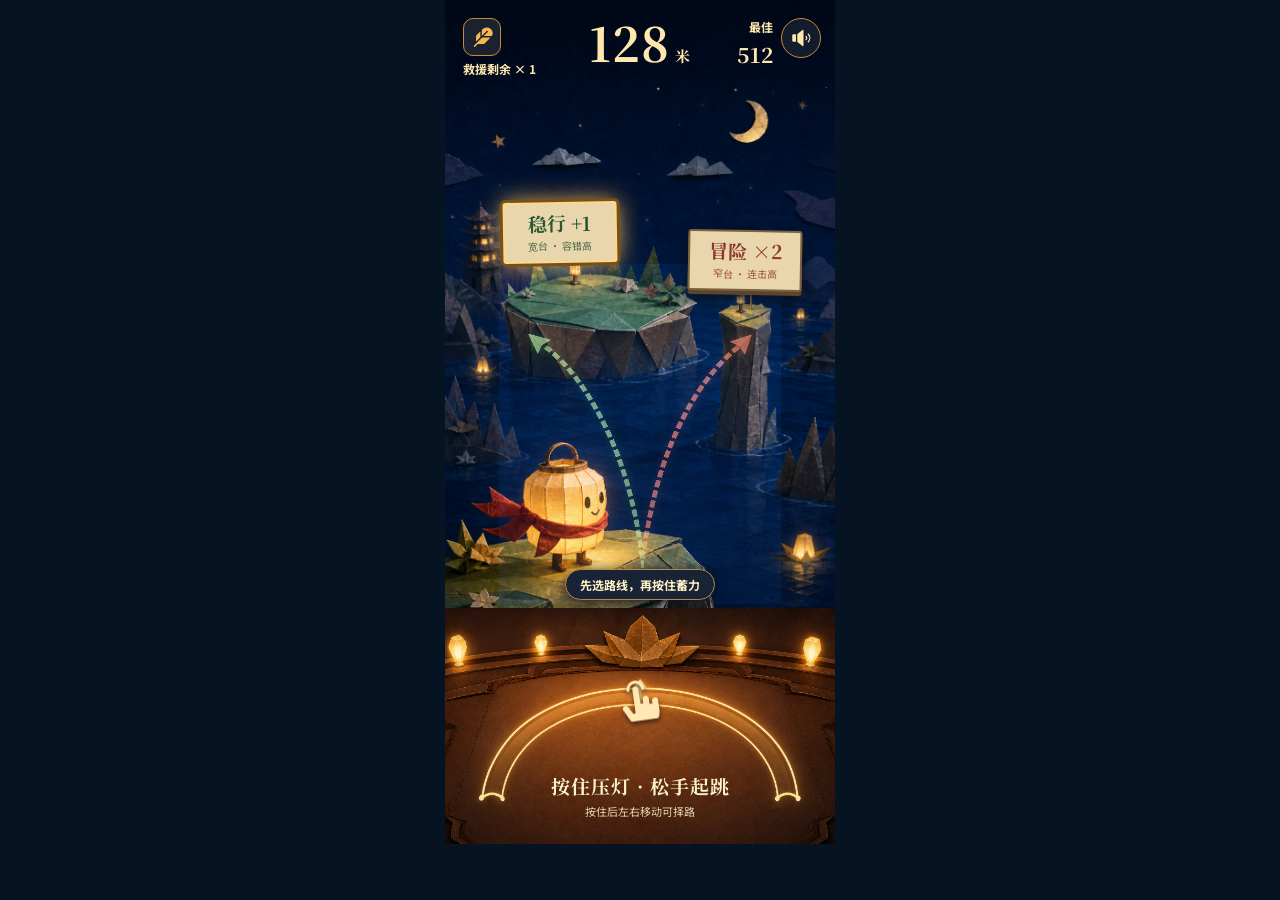
<file: public/games/codex/index.html>
<!doctype html>
<html lang="en">
  <head>
    <meta charset="UTF-8" />
    <meta name="viewport" content="width=device-width, initial-scale=1.0" />
    <title>灯跃浮岛 · 设计原型</title>
    <script type="module" crossorigin src="./assets/index-DWfgupDC.js"></script>
    <link rel="stylesheet" crossorigin href="./assets/index-BD6FG5SP.css">
  </head>
  <body>
    <div id="root"></div>
  </body>
</html>
</file>
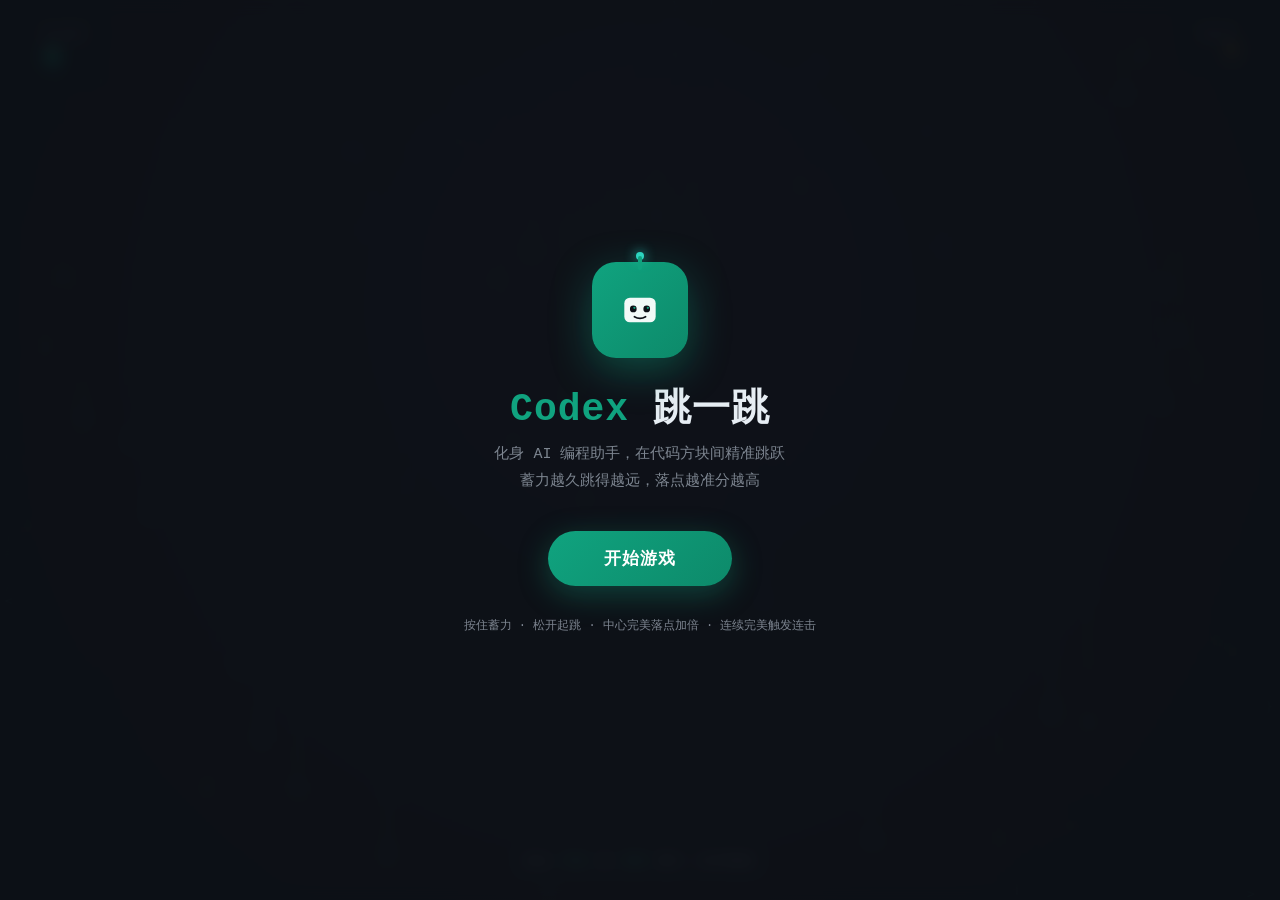
<file: public/games/trae/index.html>
<!DOCTYPE html>
<html lang="zh-CN">
<head>
<meta charset="UTF-8">
<meta name="viewport" content="width=device-width, initial-scale=1.0, maximum-scale=1.0, user-scalable=no">
<title>Codex 跳一跳</title>
<style>
  * { margin: 0; padding: 0; box-sizing: border-box; -webkit-tap-highlight-color: transparent; }
  html, body {
    width: 100%; height: 100%; overflow: hidden;
    background: #0d1117;
    font-family: 'SF Mono', 'Cascadia Code', 'Consolas', 'Courier New', monospace;
    user-select: none;
    -webkit-user-select: none;
    touch-action: none;
  }
  #game { display: block; width: 100vw; height: 100vh; cursor: pointer; }

  /* HUD */
  .hud {
    position: fixed; top: 0; left: 0; width: 100%;
    padding: 18px 24px; display: flex; justify-content: space-between;
    align-items: flex-start; pointer-events: none; z-index: 10;
  }
  .score-box {
    background: rgba(13,17,23,0.7); backdrop-filter: blur(10px);
    border: 1px solid rgba(16,163,127,0.3); border-radius: 14px;
    padding: 10px 18px; color: #e6edf3;
  }
  .score-label { font-size: 11px; color: #7d8590; letter-spacing: 2px; text-transform: uppercase; }
  .score-val { font-size: 32px; font-weight: 700; color: #10a37f; line-height: 1.1; }
  .best-box { text-align: right; }
  .best-val { font-size: 18px; color: #f0b429; }

  /* 蓄力条 */
  .power-wrap {
    position: fixed; bottom: 60px; left: 50%; transform: translateX(-50%);
    width: 200px; height: 8px; background: rgba(255,255,255,0.08);
    border-radius: 4px; overflow: hidden; opacity: 0; transition: opacity 0.15s;
    z-index: 10; pointer-events: none;
  }
  .power-bar {
    height: 100%; width: 0%; border-radius: 4px;
    background: linear-gradient(90deg, #10a37f, #2dd4bf, #f0b429, #f85149);
    transition: none;
  }

  /* 提示 */
  .hint {
    position: fixed; bottom: 30px; left: 50%; transform: translateX(-50%);
    color: #7d8590; font-size: 13px; letter-spacing: 1px; z-index: 10;
    pointer-events: none; transition: opacity 0.4s;
  }
  .hint .key { color: #10a37f; }

  /* 连击 */
  .combo {
    position: fixed; top: 50%; left: 50%; transform: translate(-50%,-50%);
    font-size: 48px; font-weight: 800; color: #2dd4bf;
    text-shadow: 0 0 30px rgba(45,212,191,0.6); opacity: 0; z-index: 10;
    pointer-events: none; letter-spacing: 2px;
  }

  /* 浮分 */
  .float-score {
    position: fixed; font-size: 22px; font-weight: 700; z-index: 10;
    pointer-events: none; opacity: 0;
  }

  /* 开始/结束面板 */
  .panel {
    position: fixed; inset: 0; display: flex; flex-direction: column;
    align-items: center; justify-content: center; z-index: 20;
    background: rgba(13,17,23,0.85); backdrop-filter: blur(8px);
    transition: opacity 0.4s;
  }
  .panel.hide { opacity: 0; pointer-events: none; }
  .panel .logo {
    width: 96px; height: 96px; border-radius: 24px; margin-bottom: 24px;
    background: linear-gradient(135deg, #10a37f, #0d8a6a);
    display: flex; align-items: center; justify-content: center;
    box-shadow: 0 12px 40px rgba(16,163,127,0.4);
    position: relative;
  }
  .panel .logo::after {
    content: ''; position: absolute; top: -6px; left: 50%; transform: translateX(-50%);
    width: 4px; height: 14px; background: #10a37f; border-radius: 2px;
  }
  .panel .logo::before {
    content: ''; position: absolute; top: -10px; left: 50%; transform: translateX(-50%);
    width: 8px; height: 8px; border-radius: 50%; background: #2dd4bf;
    box-shadow: 0 0 12px #2dd4bf;
  }
  .panel .logo svg { width: 56px; height: 56px; }
  .panel h1 {
    font-size: 38px; color: #e6edf3; margin-bottom: 8px; font-weight: 800;
    letter-spacing: 1px;
  }
  .panel h1 .accent { color: #10a37f; }
  .panel .sub { color: #7d8590; font-size: 15px; margin-bottom: 36px; text-align: center; line-height: 1.8; }
  .panel .final-score { font-size: 64px; font-weight: 800; color: #10a37f; margin-bottom: 6px; }
  .panel .final-label { font-size: 13px; color: #7d8590; letter-spacing: 2px; text-transform: uppercase; margin-bottom: 30px; }
  .panel .btn {
    background: linear-gradient(135deg, #10a37f, #0d8a6a); color: #fff;
    border: none; padding: 16px 56px; font-size: 17px; font-weight: 600;
    border-radius: 30px; cursor: pointer; font-family: inherit; letter-spacing: 1px;
    box-shadow: 0 8px 30px rgba(16,163,127,0.35); transition: transform 0.15s, box-shadow 0.15s;
  }
  .panel .btn:active { transform: scale(0.96); box-shadow: 0 4px 16px rgba(16,163,127,0.3); }
  .panel .rules {
    margin-top: 28px; color: #484f58; font-size: 12px; line-height: 2; text-align: center;
  }
  .panel .rules span { color: #7d8590; }
</style>
</head>
<body>
<canvas id="game"></canvas>

<div class="hud">
  <div class="score-box">
    <div class="score-label">SCORE</div>
    <div class="score-val" id="score">0</div>
  </div>
  <div class="score-box best-box">
    <div class="score-label">BEST</div>
    <div class="best-val" id="best">0</div>
  </div>
</div>

<div class="power-wrap" id="powerWrap">
  <div class="power-bar" id="powerBar"></div>
</div>

<div class="hint" id="hint">按住 <span class="key">空格</span> 或 <span class="key">屏幕</span> 蓄力，松开跳跃</div>
<div class="combo" id="combo"></div>

<div class="panel" id="startPanel">
  <div class="logo">
    <svg viewBox="0 0 100 100" fill="none">
      <rect x="22" y="28" width="56" height="44" rx="10" fill="#fff" opacity="0.95"/>
      <circle cx="38" cy="48" r="6" fill="#0d1117"/>
      <circle cx="62" cy="48" r="6" fill="#0d1117"/>
      <circle cx="40" cy="46" r="2" fill="#10a37f"/>
      <circle cx="64" cy="46" r="2" fill="#10a37f"/>
      <path d="M40 62 Q50 68 60 62" stroke="#0d1117" stroke-width="3" stroke-linecap="round" fill="none"/>
    </svg>
  </div>
  <h1><span class="accent">Codex</span> 跳一跳</h1>
  <div class="sub">化身 AI 编程助手，在代码方块间精准跳跃<br>蓄力越久跳得越远，落点越准分越高</div>
  <button class="btn" id="startBtn">开始游戏</button>
  <div class="rules">
    <span>按住蓄力 · 松开起跳 · 中心完美落点加倍 · 连续完美触发连击</span>
  </div>
</div>

<div class="panel hide" id="endPanel">
  <div class="logo">
    <svg viewBox="0 0 100 100" fill="none">
      <rect x="22" y="28" width="56" height="44" rx="10" fill="#fff" opacity="0.95"/>
      <path d="M34 44 L42 52 L34 60" stroke="#0d1117" stroke-width="3.5" stroke-linecap="round" stroke-linejoin="round" fill="none"/>
      <path d="M66 44 L58 52 L66 60" stroke="#0d1117" stroke-width="3.5" stroke-linecap="round" stroke-linejoin="round" fill="none"/>
    </svg>
  </div>
  <div class="final-label">GAME OVER</div>
  <div class="final-score" id="finalScore">0</div>
  <div class="sub" id="endMsg">代码块间的一次冒险结束了</div>
  <button class="btn" id="restartBtn">再来一局</button>
</div>

<script>
// ============================================================
//  Codex 跳一跳 — 等距视角蓄力跳跃游戏
// ============================================================

const canvas = document.getElementById('game');
const ctx = canvas.getContext('2d');
let W = 0, H = 0, DPR = window.devicePixelRatio || 1;

function resize() {
  W = window.innerWidth;
  H = window.innerHeight;
  canvas.width = W * DPR;
  canvas.height = H * DPR;
  canvas.style.width = W + 'px';
  canvas.style.height = H + 'px';
  ctx.setTransform(DPR, 0, 0, DPR, 0, 0);
}
window.addEventListener('resize', resize);
resize();

// ---------- 配置 ----------
const CFG = {
  tileW: 80,           // 方块顶面菱形半宽
  tileH: 40,           // 方块顶面菱形半高
  tileDepth: 55,       // 方块高度（侧面）
  cameraOffsetY: 0.42, // 相机垂直偏移比例
  gravity: 0.0009,     // 跳跃重力（用于抛物线）
  powerSpeed: 0.65,    // 蓄力速度
  maxPower: 100,
  powerToDist: 0.045,  // 力度→距离系数(100*0.045=4.5, 可覆盖maxGap=3.4)
  jumpArcHeight: 150,  // 跳跃最大弧高
  minGap: 1.4,         // 最小方块间距(世界单位)
  maxGap: 3.4,         // 最大方块间距(世界单位)
  blockRadius: 0.5,    // 方块半径(世界单位, 落地判定)
  perfectRadius: 0.13, // 完美落点半径(世界单位)
};

// ---------- 等距坐标转换 ----------
// 世界坐标 (wx, wy) → 屏幕坐标
// 方块沿 "方向" 排列，方向 0 = +x轴方向, 1 = +y轴方向 (交替)
function worldToScreen(wx, wy, camX, camY) {
  const dx = wx - camX;
  const dy = wy - camY;
  const sx = W / 2 + (dx - dy) * CFG.tileW;
  const sy = H * CFG.cameraOffsetY + (dx + dy) * CFG.tileH;
  return { x: sx, y: sy };
}

// ---------- 游戏状态 ----------
const STATE = { READY: 0, IDLE: 1, CHARGING: 2, JUMPING: 3, OVER: 4 };
let state = STATE.READY;
let score = 0;
let best = parseInt(localStorage.getItem('codexJumpBest') || '0');
let combo = 0;
let camera = { x: 0, y: 0 };

// 方块列表：{x, y, dir(进入方向), w, symbol, perfect, landed}
let blocks = [];
// 角色：{x, y, z(高度), squashX, squashY, faceDir}
let player = {};
// 蓄力
let power = 0;
let charging = false;
// 跳跃动画
let jump = null; // {from, to, t, duration, peakZ}
// 方向（0=沿x, 1=沿y）
let nextDir = 0;
// 粒子
let particles = [];
// 代码雨
let codeRain = [];
// 浮分文字
let floatTexts = [];
// 屏幕震动
let shake = 0;

document.getElementById('best').textContent = best;

// ---------- 代码雨背景 ----------
function initCodeRain() {
  codeRain = [];
  const cols = Math.floor(W / 18);
  for (let i = 0; i < cols; i++) {
    codeRain.push({
      x: i * 18 + 9,
      y: Math.random() * H,
      speed: 0.5 + Math.random() * 1.5,
      chars: [],
      len: 8 + Math.floor(Math.random() * 14),
    });
    for (let j = 0; j < codeRain[i].len; j++) {
      codeRain[i].chars.push(randomCodeChar());
    }
  }
}
function randomCodeChar() {
  const chars = '01{}<>();=+-*/&|!?[]{}$#';
  return chars[Math.floor(Math.random() * chars.length)];
}
initCodeRain();
window.addEventListener('resize', initCodeRain);

function drawCodeRain() {
  ctx.font = '13px monospace';
  ctx.textAlign = 'center';
  for (const col of codeRain) {
    for (let j = 0; j < col.len; j++) {
      const y = col.y - j * 16;
      if (y < 0 || y > H) continue;
      const alpha = j === 0 ? 0.35 : (1 - j / col.len) * 0.12;
      ctx.fillStyle = j === 0 ? `rgba(45,212,191,${alpha})` : `rgba(16,163,127,${alpha})`;
      ctx.fillText(col.chars[j], col.x, y);
    }
    col.y += col.speed;
    if (col.y - col.len * 16 > H) {
      col.y = -10;
      col.chars = col.chars.map(() => randomCodeChar());
    }
    // 偶尔变化字符
    if (Math.random() < 0.02) {
      col.chars[Math.floor(Math.random() * col.len)] = randomCodeChar();
    }
  }
}

// ---------- 方块生成 ----------
const SYMBOLS = ['{ }', '</>', '();', '=>', '&&', '++', '##', '?.', '...', '[]', 'fn', 'if', '0x', '::', '=>', '|>'];
function createBlock(x, y, dir) {
  return {
    x, y, dir,
    w: 1, // 宽度（格）
    symbol: SYMBOLS[Math.floor(Math.random() * SYMBOLS.length)],
    perfect: false,
    landed: false,
    spawnT: 0, // 出现动画
  };
}

function generateNextBlock() {
  const last = blocks[blocks.length - 1];
  const gap = CFG.minGap + Math.random() * (CFG.maxGap - CFG.minGap);
  const dir = nextDir; // 0 或 1
  let nx, ny;
  if (dir === 0) { nx = last.x + gap; ny = last.y; }
  else { nx = last.x; ny = last.y + gap; }
  const b = createBlock(nx, ny, dir);
  b.spawnT = 1; // 从1递减到0
  blocks.push(b);
  // 下一个方向随机交替
  nextDir = Math.random() < 0.5 ? 0 : 1;
  return b;
}

// ---------- 初始化游戏 ----------
function initGame() {
  blocks = [];
  particles = [];
  floatTexts = [];
  score = 0;
  combo = 0;
  power = 0;
  charging = false;
  jump = null;
  shake = 0;
  nextDir = Math.random() < 0.5 ? 0 : 1;

  // 起始方块
  const start = createBlock(0, 0, 0);
  start.landed = true;
  blocks.push(start);

  // 生成前方方块
  for (let i = 0; i < 2; i++) generateNextBlock();

  // 角色站在第一个方块上
  player = {
    x: 0, y: 0, z: 0,
    squashX: 1, squashY: 1,
    faceDir: blocks[1].dir,
    bob: 0,
  };

  camera = { x: 0, y: 0 };
  state = STATE.IDLE;
  document.getElementById('score').textContent = '0';
}

// ---------- 渲染：方块 ----------
function drawBlock(b, alpha) {
  const s = worldToScreen(b.x, b.y, camera.x, camera.y);
  const tw = CFG.tileW;
  const th = CFG.tileH;
  const td = CFG.tileDepth;
  const scale = 1 - b.spawnT * 0.5; // 出现动画缩放
  const aw = tw * scale;
  const ah = th * scale;
  const ad = td * scale;

  ctx.globalAlpha = alpha * (1 - b.spawnT * 0.3);

  // 阴影
  ctx.fillStyle = 'rgba(0,0,0,0.25)';
  ctx.beginPath();
  ctx.ellipse(s.x, s.y + 4, aw * 0.9, ah * 0.5, 0, 0, Math.PI * 2);
  ctx.fill();

  // 侧面（右）
  const gradR = ctx.createLinearGradient(s.x, s.y, s.x + aw, s.y);
  gradR.addColorStop(0, '#1a2332');
  gradR.addColorStop(1, '#0f1620');
  ctx.fillStyle = gradR;
  ctx.beginPath();
  ctx.moveTo(s.x, s.y);
  ctx.lineTo(s.x + aw, s.y + ah);
  ctx.lineTo(s.x + aw, s.y + ah + ad);
  ctx.lineTo(s.x, s.y + ad);
  ctx.closePath();
  ctx.fill();

  // 侧面（左）
  const gradL = ctx.createLinearGradient(s.x - aw, s.y, s.x, s.y);
  gradL.addColorStop(0, '#0a0f16');
  gradL.addColorStop(1, '#1a2332');
  ctx.fillStyle = gradL;
  ctx.beginPath();
  ctx.moveTo(s.x, s.y);
  ctx.lineTo(s.x - aw, s.y + ah);
  ctx.lineTo(s.x - aw, s.y + ah + ad);
  ctx.lineTo(s.x, s.y + ad);
  ctx.closePath();
  ctx.fill();

  // 顶面菱形
  const topGrad = ctx.createLinearGradient(s.x, s.y - ah, s.x, s.y + ah);
  if (b.perfect) {
    topGrad.addColorStop(0, '#1e3a32');
    topGrad.addColorStop(1, '#16291f');
  } else if (b.landed) {
    topGrad.addColorStop(0, '#1c2735');
    topGrad.addColorStop(1, '#141d28');
  } else {
    topGrad.addColorStop(0, '#1a2b3d');
    topGrad.addColorStop(1, '#13202e');
  }
  ctx.fillStyle = topGrad;
  ctx.beginPath();
  ctx.moveTo(s.x, s.y - ah);
  ctx.lineTo(s.x + aw, s.y);
  ctx.lineTo(s.x, s.y + ah);
  ctx.lineTo(s.x - aw, s.y);
  ctx.closePath();
  ctx.fill();

  // 顶面边框
  ctx.strokeStyle = b.perfect ? 'rgba(45,212,191,0.5)' : 'rgba(16,163,127,0.18)';
  ctx.lineWidth = 1.5;
  ctx.stroke();

  // 完美落点标记（小圆点）
  if (!b.landed) {
    ctx.fillStyle = 'rgba(45,212,191,0.35)';
    ctx.beginPath();
    ctx.arc(s.x, s.y, 5, 0, Math.PI * 2);
    ctx.fill();
  }

  // 代码符号
  ctx.fillStyle = b.perfect ? 'rgba(45,212,191,0.6)' : 'rgba(125,133,144,0.35)';
  ctx.font = `${Math.floor(13 * scale)}px 'SF Mono', monospace`;
  ctx.textAlign = 'center';
  ctx.textBaseline = 'middle';
  ctx.fillText(b.symbol, s.x, s.y);

  // 侧面代码线条装饰
  ctx.strokeStyle = 'rgba(16,163,127,0.1)';
  ctx.lineWidth = 1;
  for (let i = 1; i <= 3; i++) {
    const ly = s.y + (i / 4) * ad;
    ctx.beginPath();
    ctx.moveTo(s.x - aw * 0.7, ly + ah * (1 - i/4) * 0.3);
    ctx.lineTo(s.x - aw * 0.2, ly + ah * (1 - i/4) * 0.3);
    ctx.stroke();
  }

  ctx.globalAlpha = 1;
}

// ---------- 渲染：角色 (Codex 机器人) ----------
function drawPlayer() {
  const s = worldToScreen(player.x, player.y, camera.x, camera.y);
  const baseY = s.y;
  const z = player.z;

  // 阴影（随高度变化）
  const shadowScale = Math.max(0.3, 1 - z / 250);
  ctx.fillStyle = `rgba(0,0,0,${0.3 * shadowScale})`;
  ctx.beginPath();
  ctx.ellipse(s.x, baseY + 6, 26 * shadowScale * player.squashX, 12 * shadowScale, 0, 0, Math.PI * 2);
  ctx.fill();

  const cx = s.x;
  const cy = baseY - z;

  // 蓄力时压扁
  const sx = player.squashX;
  const sy = player.squashY;

  ctx.save();
  ctx.translate(cx, cy);
  ctx.scale(sx, sy);

  const bodyW = 42;
  const bodyH = 38;
  const bodyY = -bodyH / 2 - 10;

  // 天线
  ctx.strokeStyle = '#10a37f';
  ctx.lineWidth = 3;
  ctx.lineCap = 'round';
  ctx.beginPath();
  ctx.moveTo(0, bodyY - bodyH/2);
  ctx.lineTo(0, bodyY - bodyH/2 - 14);
  ctx.stroke();
  // 天线灯
  const glow = 0.6 + Math.sin(Date.now() * 0.005) * 0.4;
  ctx.fillStyle = `rgba(45,212,191,${glow})`;
  ctx.shadowColor = '#2dd4bf';
  ctx.shadowBlur = 12;
  ctx.beginPath();
  ctx.arc(0, bodyY - bodyH/2 - 16, 5, 0, Math.PI * 2);
  ctx.fill();
  ctx.shadowBlur = 0;

  // 身体（圆角矩形）
  const r = 12;
  const bx = -bodyW/2, by = bodyY - bodyH/2, bw = bodyW, bh = bodyH;
  const bodyGrad = ctx.createLinearGradient(0, by, 0, by + bh);
  bodyGrad.addColorStop(0, '#14b88f');
  bodyGrad.addColorStop(0.5, '#10a37f');
  bodyGrad.addColorStop(1, '#0a7d5f');
  ctx.fillStyle = bodyGrad;
  roundRect(ctx, bx, by, bw, bh, r);
  ctx.fill();

  // 高光
  ctx.fillStyle = 'rgba(255,255,255,0.12)';
  roundRect(ctx, bx + 4, by + 4, bw - 8, 10, 6);
  ctx.fill();

  // 面部屏幕
  ctx.fillStyle = '#0d1117';
  roundRect(ctx, bx + 6, by + 10, bw - 12, bh - 20, 7);
  ctx.fill();

  // 眼睛
  const eyeY = by + bh/2 - 2;
  const blink = (Math.sin(Date.now() * 0.003) > 0.97) ? 0.15 : 1;
  // 蓄力时眼睛变 ^_^
  if (charging) {
    ctx.strokeStyle = '#2dd4bf';
    ctx.lineWidth = 2.5;
    ctx.lineCap = 'round';
    ctx.beginPath();
    ctx.arc(bx + 14, eyeY + 1, 5, Math.PI*1.15, Math.PI*1.85, false);
    ctx.stroke();
    ctx.beginPath();
    ctx.arc(bx + 28, eyeY + 1, 5, Math.PI*1.15, Math.PI*1.85, false);
    ctx.stroke();
  } else {
    ctx.fillStyle = '#2dd4bf';
    ctx.shadowColor = '#2dd4bf';
    ctx.shadowBlur = 6;
    ctx.beginPath();
    ctx.ellipse(bx + 14, eyeY, 3.5, 4 * blink, 0, 0, Math.PI*2);
    ctx.fill();
    ctx.beginPath();
    ctx.ellipse(bx + 28, eyeY, 3.5, 4 * blink, 0, 0, Math.PI*2);
    ctx.fill();
    ctx.shadowBlur = 0;
    // 瞳孔高光
    ctx.fillStyle = '#fff';
    ctx.beginPath();
    ctx.arc(bx + 15, eyeY - 1, 1.2, 0, Math.PI*2);
    ctx.arc(bx + 29, eyeY - 1, 1.2, 0, Math.PI*2);
    ctx.fill();
  }

  // 嘴巴
  ctx.strokeStyle = '#2dd4bf';
  ctx.lineWidth = 2;
  ctx.lineCap = 'round';
  ctx.beginPath();
  if (charging) {
    ctx.arc(bx + bw/2, eyeY + 7, 4, 0, Math.PI, false);
  } else {
    ctx.moveTo(bx + 16, eyeY + 7);
    ctx.quadraticCurveTo(bx + bw/2, eyeY + 10, bx + 28, eyeY + 7);
  }
  ctx.stroke();

  ctx.restore();
}

function roundRect(ctx, x, y, w, h, r) {
  ctx.beginPath();
  ctx.moveTo(x + r, y);
  ctx.arcTo(x + w, y, x + w, y + h, r);
  ctx.arcTo(x + w, y + h, x, y + h, r);
  ctx.arcTo(x, y + h, x, y, r);
  ctx.arcTo(x, y, x + w, y, r);
  ctx.closePath();
}

// ---------- 粒子 ----------
function spawnParticles(x, y, color, count, opts = {}) {
  for (let i = 0; i < count; i++) {
    const ang = Math.random() * Math.PI * 2;
    const sp = 1 + Math.random() * (opts.speed || 4);
    particles.push({
      x, y,
      vx: Math.cos(ang) * sp,
      vy: Math.sin(ang) * sp - (opts.up || 2),
      life: 1,
      decay: 0.02 + Math.random() * 0.02,
      size: 2 + Math.random() * 3,
      color,
    });
  }
}

function updateParticles(dt) {
  for (let i = particles.length - 1; i >= 0; i--) {
    const p = particles[i];
    p.x += p.vx;
    p.y += p.vy;
    p.vy += 0.15;
    p.life -= p.decay;
    if (p.life <= 0) particles.splice(i, 1);
  }
}

function drawParticles() {
  for (const p of particles) {
    ctx.globalAlpha = p.life;
    ctx.fillStyle = p.color;
    ctx.beginPath();
    ctx.arc(p.x, p.y, p.size * p.life, 0, Math.PI * 2);
    ctx.fill();
  }
  ctx.globalAlpha = 1;
}

// ---------- 浮分文字 ----------
function spawnFloatText(x, y, text, color) {
  floatTexts.push({ x, y, text, color, life: 1, vy: -1.5 });
}
function updateFloatTexts() {
  for (let i = floatTexts.length - 1; i >= 0; i--) {
    const f = floatTexts[i];
    f.y += f.vy;
    f.vy *= 0.96;
    f.life -= 0.015;
    if (f.life <= 0) floatTexts.splice(i, 1);
  }
}
function drawFloatTexts() {
  ctx.textAlign = 'center';
  ctx.font = 'bold 22px "SF Mono", monospace';
  for (const f of floatTexts) {
    ctx.globalAlpha = f.life;
    ctx.fillStyle = f.color;
    ctx.fillText(f.text, f.x, f.y);
  }
  ctx.globalAlpha = 1;
}

// ---------- 跳跃逻辑 ----------
function startCharge() {
  if (state !== STATE.IDLE) return;
  charging = true;
  power = 0;
  state = STATE.CHARGING;
  document.getElementById('powerWrap').style.opacity = '1';
}

function releaseJump() {
  if (state !== STATE.CHARGING) return;
  charging = false;
  state = STATE.JUMPING;
  document.getElementById('powerWrap').style.opacity = '0';

  // 目标方块 = 第一个未落地的方块
  const target = blocks.find(b => !b.landed);
  if (!target) { state = STATE.IDLE; return; }
  const dir = target.dir;

  const dist = power * CFG.powerToDist;
  jump = {
    fromX: player.x,
    fromY: player.y,
    dir,
    dist,
    target,
    t: 0,
    duration: 400 + power * 4, // ms
    peakZ: CFG.jumpArcHeight * (0.5 + power / CFG.maxPower * 0.5),
  };
  power = 0;
}

function updateJump(dt) {
  if (!jump) return;
  jump.t += dt;
  const p = Math.min(jump.t / jump.duration, 1);

  // 水平位置
  if (jump.dir === 0) {
    player.x = jump.fromX + jump.dist * p;
    player.y = jump.fromY;
  } else {
    player.x = jump.fromX;
    player.y = jump.fromY + jump.dist * p;
  }

  // 垂直抛物线
  player.z = jump.peakZ * Math.sin(p * Math.PI);

  // 蓄力恢复
  player.squashX += (1 - player.squashX) * 0.2;
  player.squashY += (1 - player.squashY) * 0.2;

  if (p >= 1) {
    // 落地判定
    player.z = 0;
    landing();
    jump = null;
  }
}

function landing() {
  const target = jump.target;
  const dx = player.x - target.x;
  const dy = player.y - target.y;
  const offset = Math.sqrt(dx * dx + dy * dy);

  if (offset > CFG.blockRadius) {
    // 掉落
    gameOver();
    return;
  }

  // 落地成功
  target.landed = true;
  const isPerfect = offset < CFG.perfectRadius;

  // 落地粒子
  const s = worldToScreen(player.x, player.y, camera.x, camera.y);
  if (isPerfect) {
    spawnParticles(s.x, s.y, '#2dd4bf', 20, { speed: 5, up: 3 });
    spawnParticles(s.x, s.y, '#f0b429', 8, { speed: 3, up: 2 });
    target.perfect = true;
    combo++;
    const pts = 2 + Math.min(combo - 1, 4); // 完美2分+连击
    score += pts;
    showCombo(combo);
    spawnFloatText(s.x, s.y - 40, `+${pts} PERFECT!`, '#2dd4bf');
    shake = 4;
  } else {
    spawnParticles(s.x, s.y, '#10a37f', 10, { speed: 3, up: 1.5 });
    combo = 0;
    score += 1;
    spawnFloatText(s.x, s.y - 30, '+1', '#e6edf3');
  }

  document.getElementById('score').textContent = score;

  // 生成新方块
  generateNextBlock();
  // 清理远处方块
  while (blocks.length > 6) blocks.shift();

  // 更新相机目标
  state = STATE.IDLE;
}

function showCombo(n) {
  if (n < 2) return;
  const el = document.getElementById('combo');
  el.textContent = `${n} COMBO!`;
  el.style.transition = 'none';
  el.style.opacity = '1';
  el.style.transform = 'translate(-50%,-50%) scale(1.3)';
  requestAnimationFrame(() => {
    el.style.transition = 'opacity 0.8s, transform 0.8s';
    el.style.opacity = '0';
    el.style.transform = 'translate(-50%,-50%) scale(0.9)';
  });
}

function gameOver() {
  state = STATE.OVER;
  const s = worldToScreen(player.x, player.y, camera.x, camera.y);
  spawnParticles(s.x, s.y, '#f85149', 25, { speed: 5, up: 3 });
  shake = 8;

  // 角色掉落动画
  player.falling = true;
  player.fallV = 0;

  if (score > best) {
    best = score;
    localStorage.setItem('codexJumpBest', best);
    document.getElementById('best').textContent = best;
  }

  setTimeout(() => {
    document.getElementById('finalScore').textContent = score;
    const msgs = [
      '代码块间的一次冒险结束了',
      'Bug 了？再调试一次吧！',
      '编译失败，请重新运行',
      'Stack Overflow！再试一次？',
      ' Segmentation Fault！',
    ];
    document.getElementById('endMsg').textContent = score > best - 1 && score > 5
      ? '差点破纪录了！再来一次？' : msgs[Math.floor(Math.random() * msgs.length)];
    document.getElementById('endPanel').classList.remove('hide');
  }, 800);
}

// ---------- 更新蓄力 ----------
function updateCharge(dt) {
  if (!charging) return;
  power += CFG.powerSpeed * (dt / 16);
  if (power > CFG.maxPower) power = CFG.maxPower;

  // 角色压扁
  const sq = 1 - (power / CFG.maxPower) * 0.35;
  player.squashY += (sq - player.squashY) * 0.25;
  player.squashX += ((2 - sq) - player.squashX) * 0.25;

  // 蓄力条
  document.getElementById('powerBar').style.width = (power / CFG.maxPower * 100) + '%';
}

// ---------- 相机跟随 ----------
function updateCamera(dt) {
  // 平滑跟随角色
  const targetX = player.x;
  const targetY = player.y;
  camera.x += (targetX - camera.x) * 0.08;
  camera.y += (targetY - camera.y) * 0.08;
}

// ---------- 主循环 ----------
let lastTime = performance.now();
function loop(now) {
  const dt = Math.min(now - lastTime, 50);
  lastTime = now;

  // 屏幕震动
  let shakeX = 0, shakeY = 0;
  if (shake > 0) {
    shakeX = (Math.random() - 0.5) * shake;
    shakeY = (Math.random() - 0.5) * shake;
    shake *= 0.85;
    if (shake < 0.1) shake = 0;
  }

  // 清屏 + 背景
  ctx.fillStyle = '#0d1117';
  ctx.fillRect(0, 0, W, H);

  // 渐变背景
  const bgGrad = ctx.createRadialGradient(W/2, H*0.3, 50, W/2, H*0.5, Math.max(W, H));
  bgGrad.addColorStop(0, '#161b26');
  bgGrad.addColorStop(0.5, '#0d1117');
  bgGrad.addColorStop(1, '#080b10');
  ctx.fillStyle = bgGrad;
  ctx.fillRect(0, 0, W, H);

  // 代码雨
  drawCodeRain();

  ctx.save();
  ctx.translate(shakeX, shakeY);

  // 更新
  if (state === STATE.CHARGING) updateCharge(dt);
  if (state === STATE.JUMPING) updateJump(dt);
  if (state === STATE.OVER && player.falling) {
    player.fallV += 0.5;
    player.z -= player.fallV;
    player.squashY += (0.5 - player.squashY) * 0.1;
  }
  updateParticles(dt);
  updateFloatTexts();
  updateCamera(dt);

  // 方块出现动画
  for (const b of blocks) {
    if (b.spawnT > 0) b.spawnT = Math.max(0, b.spawnT - dt / 300);
  }

  // 绘制方块（从远到近）
  const sorted = [...blocks].sort((a, b) => (a.x + a.y) - (b.x + b.y));
  for (const b of sorted) {
    drawBlock(b, 1);
  }

  // 绘制角色
  if (state !== STATE.READY) drawPlayer();

  // 粒子
  drawParticles();
  drawFloatTexts();

  ctx.restore();

  requestAnimationFrame(loop);
}
requestAnimationFrame(loop);

// ---------- 输入处理 ----------
function onPress(e) {
  e.preventDefault();
  if (state === STATE.IDLE) {
    startCharge();
    document.getElementById('hint').style.opacity = '0';
  }
}
function onRelease(e) {
  e.preventDefault();
  if (state === STATE.CHARGING) {
    releaseJump();
  }
}

canvas.addEventListener('mousedown', onPress);
canvas.addEventListener('mouseup', onRelease);
canvas.addEventListener('touchstart', onPress, { passive: false });
canvas.addEventListener('touchend', onRelease, { passive: false });

window.addEventListener('keydown', (e) => {
  if (e.code === 'Space' && !e.repeat) {
    e.preventDefault();
    if (state === STATE.IDLE) {
      startCharge();
      document.getElementById('hint').style.opacity = '0';
    }
  }
});
window.addEventListener('keyup', (e) => {
  if (e.code === 'Space') {
    e.preventDefault();
    if (state === STATE.CHARGING) releaseJump();
  }
});

// ---------- 开始/重启 ----------
document.getElementById('startBtn').addEventListener('click', () => {
  document.getElementById('startPanel').classList.add('hide');
  initGame();
});
document.getElementById('restartBtn').addEventListener('click', () => {
  document.getElementById('endPanel').classList.add('hide');
  initGame();
});

</script>
</body>
</html>
</file>
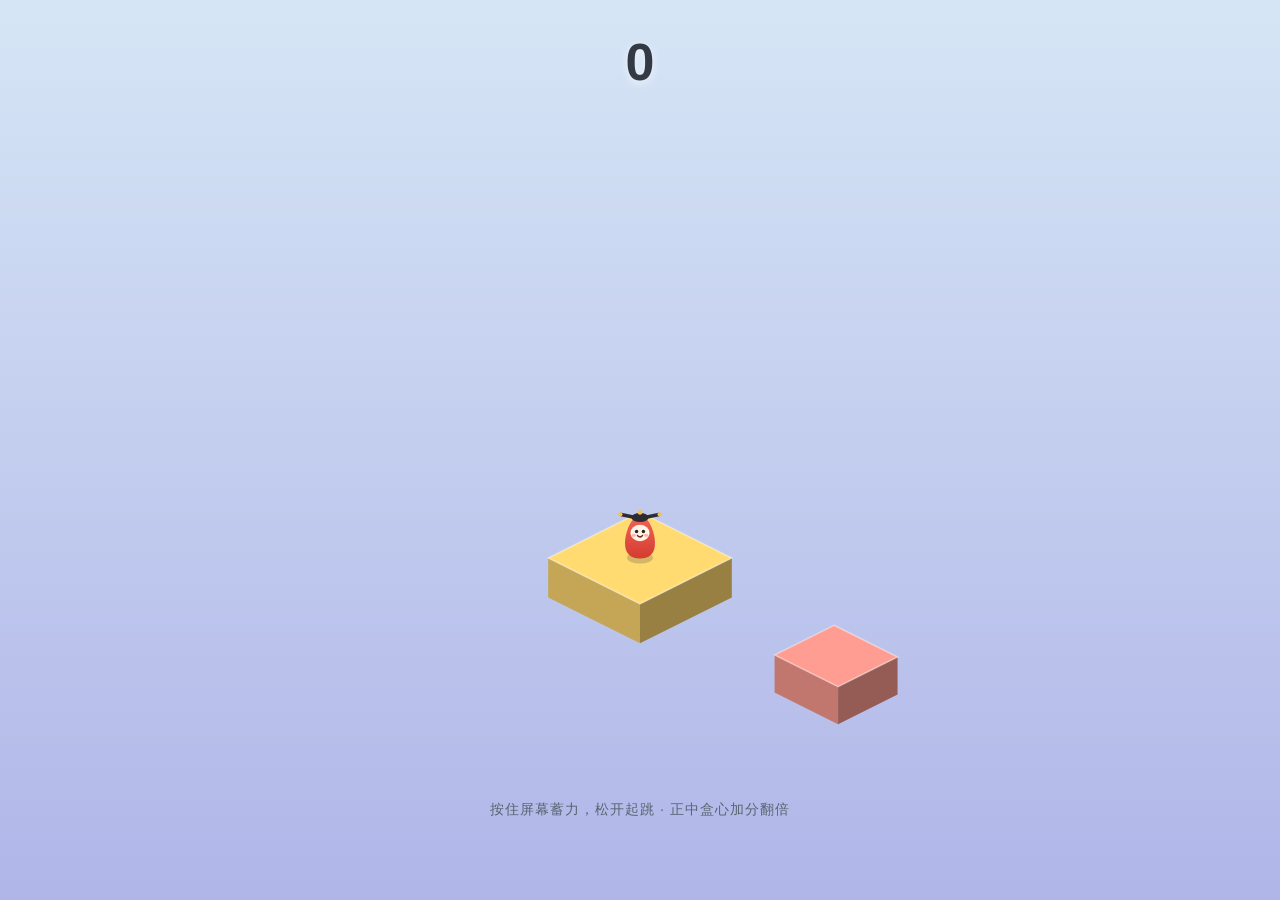
<file: public/games/work-buddy/index.html>
<!DOCTYPE html>
<html lang="zh-CN">
<head>
<meta charset="UTF-8" />
<meta name="viewport" content="width=device-width, initial-scale=1.0, maximum-scale=1.0, user-scalable=no" />
<title>财神跳一跳</title>
<style>
  * { margin: 0; padding: 0; box-sizing: border-box; }
  html, body {
    width: 100%; height: 100%; overflow: hidden; background: #e8eef5;
    font-family: "PingFang SC", "Microsoft YaHei", -apple-system, sans-serif;
    -webkit-user-select: none; user-select: none;
    -webkit-tap-highlight-color: transparent;
  }
  #game { display: block; touch-action: none; }
  #score {
    position: fixed; top: 3.5vh; left: 0; right: 0; text-align: center;
    font-size: 52px; font-weight: 800; color: #333a45; pointer-events: none;
    text-shadow: 0 2px 10px rgba(255, 255, 255, 0.7);
  }
  #tip {
    position: fixed; bottom: 9vh; left: 0; right: 0; text-align: center;
    font-size: 14px; color: #5b6470; pointer-events: none;
    transition: opacity 0.8s; letter-spacing: 1px;
  }
  #overlay {
    position: fixed; inset: 0; display: flex; align-items: center; justify-content: center;
    background: rgba(30, 34, 44, 0.45); opacity: 0; pointer-events: none;
    transition: opacity 0.35s;
  }
  #overlay.show { opacity: 1; pointer-events: auto; }
  .panel {
    background: #fff; border-radius: 20px; padding: 34px 48px 30px;
    text-align: center; box-shadow: 0 18px 60px rgba(0, 0, 0, 0.25);
  }
  .panel h1 { font-size: 20px; color: #333; margin-bottom: 6px; font-weight: 700; }
  .panel .final { font-size: 56px; font-weight: 800; color: #e0453c; line-height: 1.15; }
  .panel .best { font-size: 14px; color: #888; margin: 6px 0 22px; }
  .panel button {
    border: none; outline: none; cursor: pointer; font-size: 17px; font-weight: 700;
    color: #fff; padding: 13px 42px; border-radius: 999px;
    background: linear-gradient(135deg, #f6c344, #ee5f4a);
    box-shadow: 0 6px 18px rgba(238, 95, 74, 0.4);
  }
  .panel button:active { transform: scale(0.96); }
</style>
</head>
<body>
<canvas id="game"></canvas>
<div id="score">0</div>
<div id="tip">按住屏幕蓄力，松开起跳 · 正中盒心加分翻倍</div>
<div id="overlay">
  <div class="panel">
    <h1>本局得分</h1>
    <div class="final" id="finalScore">0</div>
    <div class="best" id="bestScore">历史最高 0</div>
    <button id="retry">再来一局</button>
  </div>
</div>
<script>
'use strict';
(function () {
  var canvas = document.getElementById('game');
  var ctx = canvas.getContext('2d');
  var scoreEl = document.getElementById('score');
  var tipEl = document.getElementById('tip');
  var overlayEl = document.getElementById('overlay');
  var finalScoreEl = document.getElementById('finalScore');
  var bestScoreEl = document.getElementById('bestScore');
  var retryBtn = document.getElementById('retry');

  // ---------- 常量 ----------
  var T = 54;                 // 每世界单位的屏幕像素（等距半宽）
  var RR = 0.5;               // 等距投影纵向比
  var DIST_PER_MS = 0.0042;   // 蓄力速度：每毫秒跳跃距离
  var MAX_CHARGE_MS = 1250;   // 蓄力上限
  var TOL = 0.10;             // 落点宽容度
  var CENTER_R = 0.20;        // 盒心判定半径
  var PALETTE = ['#7fb3e0', '#f0a3bd', '#8fd3a8', '#f5cf6b', '#b39ddb',
                 '#f1948a', '#76d7c4', '#e5a06e', '#90a4d8', '#7ec8b8'];
  var STORE_KEY = 'caishen_jump_best';

  // ---------- 状态 ----------
  var W = 0, H = 0, AX = 0, AY = 0;
  var boxes = [], cur = 0;
  var cam = { x: 0, y: 0 };
  var score = 0, best = 0, combo = 0;
  var state = 'idle';         // idle | charge | jump | fall | over
  var pressT = 0, chargeRatio = 0;
  var jump = null, fallT = 0, overT = 0;
  var player = { wx: 0, wy: 0, z: 0, rot: 0 };
  var particles = [], popups = [];
  var lastTs = 0;

  try { best = parseInt(localStorage.getItem(STORE_KEY) || '0', 10) || 0; } catch (e) {}

  // ---------- 基础工具 ----------
  function resize() {
    var d = Math.min(window.devicePixelRatio || 1, 2);
    W = window.innerWidth; H = window.innerHeight;
    canvas.width = W * d; canvas.height = H * d;
    canvas.style.width = W + 'px'; canvas.style.height = H + 'px';
    ctx.setTransform(d, 0, 0, d, 0, 0);
    AX = W * 0.5; AY = H * 0.62;
  }
  window.addEventListener('resize', resize);

  function proj(x, y) {
    return [AX + ((x - cam.x) - (y - cam.y)) * T,
            AY + ((x - cam.x) + (y - cam.y)) * T * RR];
  }
  function shade(hex, f) {
    var n = parseInt(hex.slice(1), 16);
    var r = Math.min(255, Math.round(((n >> 16) & 255) * f));
    var g = Math.min(255, Math.round(((n >> 8) & 255) * f));
    var b = Math.min(255, Math.round((n & 255) * f));
    return 'rgb(' + r + ',' + g + ',' + b + ')';
  }
  function pick(a) { return a[(Math.random() * a.length) | 0]; }
  function path4(x1, y1, x2, y2, x3, y3, x4, y4) {
    ctx.beginPath(); ctx.moveTo(x1, y1); ctx.lineTo(x2, y2);
    ctx.lineTo(x3, y3); ctx.lineTo(x4, y4); ctx.closePath(); ctx.fill();
  }
  function rr(x, y, w, h, r) {
    ctx.beginPath();
    ctx.moveTo(x + r, y);
    ctx.arcTo(x + w, y, x + w, y + h, r);
    ctx.arcTo(x + w, y + h, x, y + h, r);
    ctx.arcTo(x, y + h, x, y, r);
    ctx.arcTo(x, y, x + w, y, r);
    ctx.closePath();
  }

  // ---------- 音效 ----------
  var AC = null, chOsc = null, chGain = null;
  function ac() {
    try {
      if (!AC) AC = new (window.AudioContext || window.webkitAudioContext)();
      if (AC.state === 'suspended') AC.resume();
    } catch (e) {}
    return AC;
  }
  function beep(f0, f1, dur, type, vol) {
    var a = ac(); if (!a) return;
    try {
      var o = a.createOscillator(), g = a.createGain(), t = a.currentTime;
      o.type = type || 'sine';
      o.frequency.setValueAtTime(f0, t);
      o.frequency.exponentialRampToValueAtTime(Math.max(1, f1), t + dur);
      g.gain.setValueAtTime(vol || 0.15, t);
      g.gain.exponentialRampToValueAtTime(0.001, t + dur);
      o.connect(g); g.connect(a.destination);
      o.start(t); o.stop(t + dur + 0.03);
    } catch (e) {}
  }
  function chargeSoundStart() {
    var a = ac(); if (!a) return;
    try {
      chOsc = a.createOscillator(); chGain = a.createGain();
      chOsc.type = 'triangle'; chOsc.frequency.value = 150;
      chGain.gain.value = 0.06;
      chOsc.connect(chGain); chGain.connect(a.destination);
      chOsc.start();
    } catch (e) {}
  }
  function chargeSoundTick() {
    if (chOsc && AC) {
      try { chOsc.frequency.setTargetAtTime(150 + chargeRatio * 520, AC.currentTime, 0.03); } catch (e) {}
    }
  }
  function chargeSoundStop() {
    if (chOsc) { try { chOsc.stop(); } catch (e) {} chOsc = null; chGain = null; }
  }

  // ---------- 盒子生成 ----------
  function makeBox(x, y, first) {
    return {
      x: x, y: y,
      wa: first ? 0.85 : 0.45 + Math.random() * 0.33,
      wb: first ? 0.85 : 0.45 + Math.random() * 0.33,
      h: 0.55 + Math.random() * 0.4,
      color: pick(PALETTE),
      cyl: !first && Math.random() < 0.22,
      compress: 0
    };
  }
  function spawnNext() {
    var c = boxes[boxes.length - 1];
    var dir = Math.random() < 0.5 ? { x: 1, y: 0 } : { x: 0, y: 1 };
    var d = 1.7 + Math.random() * 2.5;
    boxes.push(makeBox(c.x + dir.x * d, c.y + dir.y * d, false));
  }
  function prune() {
    if (cur > 3) { boxes.splice(0, cur - 2); cur = 2; }
  }

  function reset() {
    boxes = [makeBox(0, 0, true)];
    spawnNext();
    cur = 0; score = 0; combo = 0;
    state = 'idle'; chargeRatio = 0; jump = null;
    player.wx = 0; player.wy = 0; player.z = 0; player.rot = 0;
    cam.x = 0; cam.y = 0;
    particles.length = 0; popups.length = 0;
    scoreEl.textContent = '0';
    tipEl.style.opacity = '1';
    overlayEl.classList.remove('show');
  }

  // ---------- 输入 ----------
  function pressStart(e) {
    if (e && e.cancelable) e.preventDefault();
    if (e && e.pointerType === 'mouse' && e.button !== 0) return;
    ac();
    if (state === 'idle') {
      state = 'charge'; pressT = performance.now(); chargeRatio = 0;
      chargeSoundStart();
    } else if (state === 'over' && performance.now() - overT > 700) {
      reset();
    }
  }
  function pressEnd(e) {
    if (e && e.cancelable) e.preventDefault();
    if (state !== 'charge') return;
    var held = performance.now() - pressT;
    chargeSoundStop();
    doJump(Math.min(held, MAX_CHARGE_MS) * DIST_PER_MS);
  }
  canvas.addEventListener('pointerdown', pressStart);
  window.addEventListener('pointerup', pressEnd);
  window.addEventListener('pointercancel', pressEnd);
  canvas.addEventListener('contextmenu', function (e) { e.preventDefault(); });
  window.addEventListener('keydown', function (e) {
    if (e.code === 'Space' && !e.repeat) pressStart();
  });
  window.addEventListener('keyup', function (e) {
    if (e.code === 'Space') pressEnd();
  });
  window.addEventListener('blur', function () {
    if (state === 'charge') { state = 'idle'; chargeRatio = 0; chargeSoundStop(); }
  });
  retryBtn.addEventListener('click', function (e) { e.stopPropagation(); reset(); });
  overlayEl.addEventListener('pointerdown', function () {
    if (state === 'over' && performance.now() - overT > 700) reset();
  });

  // ---------- 跳跃与落地 ----------
  function doJump(d) {
    var c = boxes[cur], n = boxes[cur + 1];
    jump = {
      t0: performance.now(),
      dur: 380 + d * 95,
      sx: c.x, sy: c.y,
      dx: Math.sign(n.x - c.x), dy: Math.sign(n.y - c.y),
      d: d, apex: 0.85 + d * 0.16
    };
    state = 'jump';
    beep(300, 560, 0.16, 'sine', 0.08);
  }
  function dust(x, y, gold) {
    for (var i = 0; i < 10; i++) {
      var a = Math.random() * Math.PI * 2, s = 0.4 + Math.random() * 0.9;
      particles.push({
        x: x, y: y,
        vx: Math.cos(a) * s, vy: Math.sin(a) * s,
        r: 2.5 + Math.random() * 2.5,
        ttl: 0.45 + Math.random() * 0.2, t: 0,
        color: gold ? '#f5c04e' : 'rgba(120,120,130,0.5)'
      });
    }
  }
  function onJumpEnd() {
    var n = boxes[cur + 1], c = boxes[cur];
    var lx = player.wx, ly = player.wy;
    if (Math.abs(lx - n.x) <= n.wa + TOL && Math.abs(ly - n.y) <= n.wb + TOL) {
      cur++;
      var dc = Math.hypot(lx - n.x, ly - n.y);
      var center = dc <= CENTER_R, pts;
      if (center) { combo++; pts = Math.min(2 * combo, 16); }
      else { combo = 0; pts = 1; }
      score += pts;
      scoreEl.textContent = String(score);
      popups.push({ x: n.x, y: n.y, txt: '+' + pts, ttl: 0.9, center: center });
      dust(n.x, n.y, center);
      spawnNext(); prune();
      player.z = 0; player.rot = 0;
      state = 'idle';
      if (center) beep(760, 1180, 0.2, 'triangle', 0.16);
      else beep(200, 110, 0.12, 'sine', 0.2);
      if (score >= 3) tipEl.style.opacity = '0';
    } else if (Math.abs(lx - c.x) <= c.wa + TOL && Math.abs(ly - c.y) <= c.wb + TOL) {
      // 小跳落回原地，不得分不惩罚
      combo = 0;
      player.z = 0; player.rot = 0;
      state = 'idle';
      beep(200, 120, 0.1, 'sine', 0.12);
      dust(lx, ly, false);
    } else {
      state = 'fall'; fallT = performance.now();
      beep(320, 70, 0.5, 'sawtooth', 0.12);
    }
  }
  function gameOver() {
    state = 'over'; overT = performance.now();
    if (score > best) {
      best = score;
      try { localStorage.setItem(STORE_KEY, String(best)); } catch (e) {}
    }
    finalScoreEl.textContent = String(score);
    bestScoreEl.textContent = '历史最高 ' + best;
    overlayEl.classList.add('show');
  }

  // ---------- 更新 ----------
  function update(dt, now) {
    if (state === 'charge') {
      chargeRatio = Math.min(1, (now - pressT) / MAX_CHARGE_MS);
      chargeSoundTick();
    }
    var c = boxes[cur];
    c.compress = (state === 'charge') ? chargeRatio * 0.35 : 0;

    if (state === 'jump') {
      var t = Math.min(1, (now - jump.t0) / jump.dur);
      player.wx = jump.sx + jump.dx * jump.d * t;
      player.wy = jump.sy + jump.dy * jump.d * t;
      player.z = jump.apex * 4 * t * (1 - t);
      player.rot = Math.PI * 2 * t;
      if (t >= 1) { player.z = 0; onJumpEnd(); }
    }
    if (state === 'fall') {
      var ft = (now - fallT) / 1000;
      player.z = -(4.5 * ft * ft);
      player.rot += dt * 7;
      if (now - fallT > 780) gameOver();
    }
    var k = 1 - Math.exp(-dt * 5);
    cam.x += (player.wx - cam.x) * k;
    cam.y += (player.wy - cam.y) * k;

    for (var i = particles.length - 1; i >= 0; i--) {
      var p = particles[i];
      p.t += dt;
      if (p.t >= p.ttl) { particles.splice(i, 1); continue; }
      p.x += p.vx * dt; p.y += p.vy * dt;
    }
    for (var j = popups.length - 1; j >= 0; j--) {
      popups[j].ttl -= dt;
      if (popups[j].ttl <= 0) popups.splice(j, 1);
    }
  }

  // ---------- 绘制 ----------
  function drawBox(b) {
    var hs = b.h * T * (1 - b.compress);
    var sink = b.h * T * b.compress;
    var cp = proj(b.x, b.y);
    if (b.cyl) {
      var rx = b.wa * T * 1.35, ry = b.wa * T * RR * 1.35;
      var px = cp[0], py = cp[1] + sink;
      ctx.fillStyle = shade(b.color, 0.72);
      ctx.beginPath();
      ctx.moveTo(px + rx, py);
      ctx.lineTo(px + rx, py + hs);
      ctx.ellipse(px, py + hs, rx, ry, 0, 0, Math.PI, false);
      ctx.lineTo(px - rx, py);
      ctx.closePath(); ctx.fill();
      ctx.fillStyle = shade(b.color, 1.06);
      ctx.beginPath(); ctx.ellipse(px, py, rx, ry, 0, 0, Math.PI * 2); ctx.fill();
      ctx.strokeStyle = 'rgba(255,255,255,0.35)'; ctx.lineWidth = 2; ctx.stroke();
      return;
    }
    var A = proj(b.x - b.wa, b.y - b.wb), B = proj(b.x + b.wa, b.y - b.wb),
        C = proj(b.x + b.wa, b.y + b.wb), D = proj(b.x - b.wa, b.y + b.wb);
    A[1] += sink; B[1] += sink; C[1] += sink; D[1] += sink;
    ctx.fillStyle = shade(b.color, 0.62);
    path4(B[0], B[1], C[0], C[1], C[0], C[1] + hs, B[0], B[1] + hs);
    ctx.fillStyle = shade(b.color, 0.8);
    path4(D[0], D[1], C[0], C[1], C[0], C[1] + hs, D[0], D[1] + hs);
    ctx.fillStyle = shade(b.color, 1.06);
    ctx.beginPath();
    ctx.moveTo(A[0], A[1]); ctx.lineTo(B[0], B[1]);
    ctx.lineTo(C[0], C[1]); ctx.lineTo(D[0], D[1]);
    ctx.closePath(); ctx.fill();
    ctx.strokeStyle = 'rgba(255,255,255,0.4)'; ctx.lineWidth = 1.5; ctx.stroke();
  }

  function drawPlayerShadow() {
    var gp = proj(player.wx, player.wy);
    var zr = Math.min(1, Math.max(0, player.z) / 2.2);
    var s = Math.max(0.35, 1 - zr * 0.6);
    ctx.fillStyle = 'rgba(40,40,60,' + (0.20 * (1 - zr * 0.7)).toFixed(3) + ')';
    ctx.beginPath();
    ctx.ellipse(gp[0], gp[1], 13 * s, 5.5 * s, 0, 0, Math.PI * 2);
    ctx.fill();
  }

  function drawPlayer() {
    var c = boxes[cur], n = boxes[cur + 1] || c;
    var facing = (n.x - c.x) > 0 ? 1 : -1;
    var gp = proj(player.wx, player.wy);
    var sinkPx = (state === 'charge') ? c.h * T * c.compress : 0;
    var px = gp[0], py = gp[1] + sinkPx - player.z * T;
    var sqx = 1, sqy = 1;
    if (state === 'charge') {
      sqy = 1 - 0.38 * chargeRatio; sqx = 1 + 0.26 * chargeRatio;
    } else if (state === 'jump' && jump) {
      var t = Math.min(1, (performance.now() - jump.t0) / jump.dur);
      var st = Math.sin(Math.min(1, t * 3) * Math.PI) * 0.12;
      sqy = 1 + st; sqx = 1 - st * 0.6;
    }
    ctx.save();
    ctx.translate(px, py - 21);
    ctx.rotate(player.rot * facing);
    ctx.translate(0, 21);
    ctx.scale(facing * sqx, sqy);
    // 身体
    var bg = ctx.createLinearGradient(0, -44, 0, 0);
    bg.addColorStop(0, '#f2665a'); bg.addColorStop(1, '#d53c30');
    ctx.fillStyle = bg;
    ctx.beginPath();
    ctx.moveTo(0, 0.5);
    ctx.bezierCurveTo(-15, 0.5, -16.5, -12, -14, -23);
    ctx.bezierCurveTo(-11.5, -34, -6.5, -42, 0, -42);
    ctx.bezierCurveTo(6.5, -42, 11.5, -34, 14, -23);
    ctx.bezierCurveTo(16.5, -12, 15, 0.5, 0, 0.5);
    ctx.closePath(); ctx.fill();
    // 脸
    ctx.fillStyle = '#fff3e6';
    ctx.beginPath(); ctx.ellipse(0, -25, 9.6, 8.2, 0, 0, Math.PI * 2); ctx.fill();
    // 腮红
    ctx.fillStyle = 'rgba(240,110,100,0.45)';
    ctx.beginPath(); ctx.ellipse(-6.2, -22.6, 2.2, 1.4, 0, 0, Math.PI * 2); ctx.fill();
    ctx.beginPath(); ctx.ellipse(6.2, -22.6, 2.2, 1.4, 0, 0, Math.PI * 2); ctx.fill();
    // 眼睛
    ctx.fillStyle = '#2b2320';
    ctx.beginPath(); ctx.arc(-3.4, -26.5, 1.7, 0, Math.PI * 2); ctx.fill();
    ctx.beginPath(); ctx.arc(3.4, -26.5, 1.7, 0, Math.PI * 2); ctx.fill();
    // 嘴
    ctx.strokeStyle = '#7a2a20'; ctx.lineWidth = 1.4; ctx.lineCap = 'round';
    ctx.beginPath(); ctx.arc(0, -24.2, 3, Math.PI * 0.18, Math.PI * 0.82); ctx.stroke();
    // 财神帽
    ctx.fillStyle = '#2c2c34';
    ctx.beginPath(); ctx.ellipse(0, -40.5, 8.6, 4.6, 0, 0, Math.PI * 2); ctx.fill();
    ctx.strokeStyle = '#2c2c34'; ctx.lineWidth = 3.4; ctx.lineCap = 'round';
    ctx.beginPath(); ctx.moveTo(-7, -41); ctx.lineTo(-19, -43.5); ctx.stroke();
    ctx.beginPath(); ctx.moveTo(7, -41); ctx.lineTo(19, -43.5); ctx.stroke();
    ctx.fillStyle = '#f5c04e';
    ctx.beginPath(); ctx.arc(-19.6, -43.7, 2.1, 0, Math.PI * 2); ctx.fill();
    ctx.beginPath(); ctx.arc(19.6, -43.7, 2.1, 0, Math.PI * 2); ctx.fill();
    ctx.beginPath(); ctx.arc(0, -45.6, 2.3, 0, Math.PI * 2); ctx.fill();
    ctx.restore();
  }

  function drawParticles() {
    for (var i = 0; i < particles.length; i++) {
      var p = particles[i], k = 1 - p.t / p.ttl;
      var pt = proj(p.x, p.y);
      ctx.globalAlpha = k * 0.9;
      ctx.fillStyle = p.color;
      ctx.beginPath(); ctx.arc(pt[0], pt[1] - 6, p.r * k + 0.5, 0, Math.PI * 2); ctx.fill();
    }
    ctx.globalAlpha = 1;
  }

  function drawPopups() {
    ctx.textAlign = 'center';
    for (var i = 0; i < popups.length; i++) {
      var p = popups[i];
      var a = Math.max(0, Math.min(1, p.ttl / 0.9));
      var rise = (0.9 - p.ttl) * 46;
      var pt = proj(p.x, p.y);
      ctx.globalAlpha = a;
      ctx.font = '800 26px "PingFang SC", "Microsoft YaHei", sans-serif';
      ctx.strokeStyle = 'rgba(0,0,0,0.18)'; ctx.lineWidth = 3;
      ctx.strokeText(p.txt, pt[0], pt[1] - 40 - rise);
      ctx.fillStyle = p.center ? '#e8a013' : '#ffffff';
      ctx.fillText(p.txt, pt[0], pt[1] - 40 - rise);
    }
    ctx.globalAlpha = 1;
  }

  function drawPowerBar() {
    var w = Math.min(240, W * 0.55), h = 10;
    var x = (W - w) / 2, y = H - h - 26;
    ctx.fillStyle = 'rgba(0,0,0,0.12)';
    rr(x, y, w, h, 5); ctx.fill();
    var r = chargeRatio;
    ctx.fillStyle = r < 0.5 ? '#6fcf72' : (r < 0.8 ? '#f0a13c' : '#e04c3c');
    rr(x, y, Math.max(6, w * r), h, 5); ctx.fill();
  }

  function draw() {
    var hue = (210 + score * 9) % 360;
    var g = ctx.createLinearGradient(0, 0, 0, H);
    g.addColorStop(0, 'hsl(' + hue + ',62%,90%)');
    g.addColorStop(1, 'hsl(' + ((hue + 24) % 360) + ',55%,80%)');
    ctx.fillStyle = g;
    ctx.fillRect(0, 0, W, H);

    var sorted = boxes.slice().sort(function (a, b) { return (a.x + a.y) - (b.x + b.y); });
    for (var i = 0; i < sorted.length; i++) drawBox(sorted[i]);
    drawPlayerShadow();
    drawPlayer();
    drawParticles();
    drawPopups();
    if (state === 'charge') drawPowerBar();
  }

  // ---------- 主循环 ----------
  function frame(ts) {
    var now = ts || performance.now();
    var dt = Math.min(0.05, (now - lastTs) / 1000) || 0.016;
    lastTs = now;
    update(dt, now);
    draw();
    requestAnimationFrame(frame);
  }

  resize();
  reset();
  requestAnimationFrame(frame);
})();
</script>
</body>
</html>
</file>
<file: public/games/codex/assets/index-BD6FG5SP.css>
@font-face{font-family:"Noto Serif SC";font-style:normal;font-display:swap;font-weight:700;src:url([data-uri]) format("woff2"),url([data-uri]) format("woff");unicode-range:U+1f1e9-1f1f5,U+1f1f7-1f1ff,U+1f21a,U+1f232,U+1f234-1f237,U+1f250-1f251,U+1f300,U+1f302-1f308,U+1f30a-1f311,U+1f315,U+1f319-1f320,U+1f324,U+1f327,U+1f32a,U+1f32c-1f32d,U+1f330-1f357,U+1f359-1f37e}@font-face{font-family:"Noto Serif SC";font-style:normal;font-display:swap;font-weight:700;src:url(./noto-serif-sc-5-700-normal-Indx8E_C.woff2) format("woff2"),url(./noto-serif-sc-5-700-normal-DHU2sKNh.woff) format("woff");unicode-range:U+fee3,U+fef3,U+ff03-ff04,U+ff07,U+ff0a,U+ff17-ff19,U+ff1c-ff1d,U+ff20-ff3a,U+ff3c,U+ff3e-ff5b,U+ff5d,U+ff61-ff65,U+ff67-ff6a,U+ff6c,U+ff6f-ff78,U+ff7a-ff7d,U+ff80-ff84,U+ff86,U+ff89-ff8e,U+ff92,U+ff97-ff9b,U+ff9d-ff9f,U+ffe0-ffe4,U+ffe6,U+ffe9,U+ffeb,U+ffed,U+fffc,U+1f004,U+1f170-1f171,U+1f192-1f195,U+1f198-1f19a,U+1f1e6-1f1e8}@font-face{font-family:"Noto Serif SC";font-style:normal;font-display:swap;font-weight:700;src:url(./noto-serif-sc-6-700-normal-4vBQOnZB.woff2) format("woff2"),url(./noto-serif-sc-6-700-normal-kYdqrkC9.woff) format("woff");unicode-range:U+f0a7,U+f0b2,U+f0b7,U+f0c9,U+f0d8,U+f0da,U+f0dc-f0dd,U+f0e0,U+f0e6,U+f0eb,U+f0fc,U+f101,U+f104-f105,U+f107,U+f10b,U+f11b,U+f14b,U+f18a,U+f193,U+f1d6-f1d7,U+f244,U+f27a,U+f296,U+f2ae,U+f471,U+f4b3,U+f610-f611,U+f880-f881,U+f8ec,U+f8f5,U+f8ff,U+f901,U+f90a,U+f92c-f92d,U+f934,U+f937,U+f941,U+f965,U+f967,U+f969,U+f96b,U+f96f,U+f974,U+f978-f979,U+f97e,U+f981,U+f98a,U+f98e,U+f997,U+f99c,U+f9b2,U+f9b5,U+f9ba,U+f9be,U+f9ca,U+f9d0-f9d1,U+f9dd,U+f9e0-f9e1,U+f9e4,U+f9f7,U+fa00-fa01,U+fa08,U+fa0a,U+fa11,U+fb01-fb02,U+fdfc,U+fe0e,U+fe30-fe31,U+fe33-fe44,U+fe49-fe52,U+fe54-fe57,U+fe59-fe66,U+fe68-fe6b,U+fe8e,U+fe92-fe93,U+feae,U+feb8,U+fecb-fecc,U+fee0}@font-face{font-family:"Noto Serif SC";font-style:normal;font-display:swap;font-weight:700;src:url(./noto-serif-sc-21-700-normal-CZ821J_U.woff2) format("woff2"),url(./noto-serif-sc-21-700-normal-DdoRgkcs.woff) format("woff");unicode-range:U+9f83,U+9f85-9f8d,U+9f90-9f91,U+9f94-9f96,U+9f98,U+9f9b-9f9c,U+9f9e,U+9fa0,U+9fa2,U+9ff0-9fff,U+a001,U+a007,U+a025,U+a046-a047,U+a057,U+a072,U+a078-a079,U+a083,U+a085,U+a100,U+a118,U+a132,U+a134,U+a1f4,U+a242,U+a4a6,U+a4aa,U+a4b0-a4b1,U+a4b3,U+a9c1-a9c2,U+ac00-ac01,U+ac04,U+ac08,U+ac10-ac11,U+ac13-ac16,U+ac19,U+ac1c-ac1d,U+ac24,U+ac70-ac71,U+ac74,U+ac77-ac78,U+ac80-ac81,U+ac83,U+ac8c,U+ac90,U+ac9f-aca0,U+aca8-aca9,U+acac,U+acb0,U+acbd,U+acc1,U+acc4,U+ace0-ace1,U+ace4,U+ace8,U+acf3,U+acf5,U+acfc-acfd,U+ad00,U+ad0c,U+ad11,U+ad1c,U+ad34,U+ad50,U+ad64,U+ad6c,U+ad70,U+ad74,U+ad7f,U+ad81,U+ad8c,U+adc0,U+adc8,U+addc,U+ade0,U+adf8-adf9,U+adfc,U+ae00,U+ae08-ae09,U+ae0b,U+ae30,U+ae34,U+ae38,U+ae40,U+ae4a,U+ae4c,U+ae54,U+ae68,U+aebc,U+aed8,U+af2c-af2d}@font-face{font-family:"Noto Serif SC";font-style:normal;font-display:swap;font-weight:700;src:url(./noto-serif-sc-22-700-normal-CoNFrMmU.woff2) format("woff2"),url(./noto-serif-sc-22-700-normal-CztcWB86.woff) format("woff");unicode-range:U+9e30-9e33,U+9e35-9e3b,U+9e3e,U+9e40-9e44,U+9e46-9e4e,U+9e51,U+9e53,U+9e55-9e58,U+9e5a-9e5c,U+9e5e-9e63,U+9e66-9e6e,U+9e71,U+9e73,U+9e75,U+9e78-9e79,U+9e7c-9e7e,U+9e82,U+9e86-9e88,U+9e8b-9e8c,U+9e90-9e91,U+9e93,U+9e95,U+9e97,U+9e9d,U+9ea4-9ea5,U+9ea9-9eaa,U+9eb4-9eb5,U+9eb8-9eba,U+9ebc-9ebf,U+9ec3,U+9ec9,U+9ecd,U+9ed0,U+9ed2-9ed3,U+9ed5-9ed6,U+9ed9,U+9edc-9edd,U+9edf-9ee0,U+9ee2,U+9ee5,U+9ee7-9eea,U+9eef,U+9ef1,U+9ef3-9ef4,U+9ef6,U+9ef9,U+9efb-9efc,U+9efe,U+9f0b,U+9f0d,U+9f10,U+9f14,U+9f17,U+9f19,U+9f22,U+9f29,U+9f2c,U+9f2f,U+9f31,U+9f37,U+9f39,U+9f3d-9f3e,U+9f41,U+9f4a-9f4b,U+9f51-9f52,U+9f61-9f63,U+9f66-9f67,U+9f80-9f81}@font-face{font-family:"Noto Serif SC";font-style:normal;font-display:swap;font-weight:700;src:url(./noto-serif-sc-23-700-normal-C-BfTkoL.woff2) format("woff2"),url(./noto-serif-sc-23-700-normal-gQo-KkRX.woff) format("woff");unicode-range:U+9c82-9c83,U+9c85-9c8c,U+9c8e-9c92,U+9c94-9c9b,U+9c9e-9ca3,U+9ca5-9ca7,U+9ca9,U+9cab,U+9cad-9cae,U+9cb1-9cb7,U+9cb9-9cbd,U+9cbf-9cc0,U+9cc3,U+9cc5-9cc7,U+9cc9-9cd1,U+9cd3-9cda,U+9cdc-9cdd,U+9cdf,U+9ce1-9ce3,U+9ce5,U+9ce9,U+9cee-9cef,U+9cf3-9cf4,U+9cf6,U+9cfc-9cfd,U+9d02,U+9d08-9d09,U+9d12,U+9d1b,U+9d1e,U+9d26,U+9d28,U+9d37,U+9d3b,U+9d3f,U+9d51,U+9d59,U+9d5c-9d5d,U+9d5f-9d61,U+9d6c,U+9d70,U+9d72,U+9d7a,U+9d7e,U+9d84,U+9d89,U+9d8f,U+9d92,U+9daf,U+9db4,U+9db8,U+9dbc,U+9dc4,U+9dc7,U+9dc9,U+9dd7,U+9ddf,U+9df2,U+9df9-9dfa,U+9e0a,U+9e11,U+9e1a,U+9e1e,U+9e20,U+9e22,U+9e28-9e2c,U+9e2e-9e2f}@font-face{font-family:"Noto Serif SC";font-style:normal;font-display:swap;font-weight:700;src:url(./noto-serif-sc-24-700-normal-sgvhFHSE.woff2) format("woff2"),url(./noto-serif-sc-24-700-normal-Bhq0as8x.woff) format("woff");unicode-range:U+9a80,U+9a83,U+9a85,U+9a88-9a8a,U+9a8d-9a8e,U+9a90,U+9a92-9a93,U+9a95-9a96,U+9a98-9a99,U+9a9b-9aa2,U+9aa5,U+9aa7,U+9aaf-9ab1,U+9ab5-9ab6,U+9ab9-9aba,U+9ac0-9ac4,U+9ac8,U+9acb-9acc,U+9ace-9acf,U+9ad1-9ad2,U+9ad9,U+9adf,U+9ae1,U+9ae3,U+9aea-9aeb,U+9aed-9aef,U+9af4,U+9af9,U+9afb,U+9b03-9b04,U+9b06,U+9b08,U+9b0d,U+9b0f-9b10,U+9b13,U+9b18,U+9b1a,U+9b1f,U+9b22-9b23,U+9b25,U+9b27-9b28,U+9b2a,U+9b2f,U+9b31-9b32,U+9b3b,U+9b43,U+9b46-9b49,U+9b4d-9b4e,U+9b51,U+9b56,U+9b58,U+9b5a,U+9b5c,U+9b5f,U+9b61-9b62,U+9b6f,U+9b77,U+9b80,U+9b88,U+9b8b,U+9b8e,U+9b91,U+9b9f-9ba0,U+9ba8,U+9baa-9bab,U+9bad-9bae,U+9bb0-9bb1,U+9bb8,U+9bc9-9bca,U+9bd3,U+9bd6,U+9bdb,U+9be8,U+9bf0-9bf1,U+9c02,U+9c10,U+9c15,U+9c24,U+9c2d,U+9c32,U+9c39,U+9c3b,U+9c40,U+9c47-9c49,U+9c53,U+9c57,U+9c64,U+9c72,U+9c77-9c78,U+9c7b,U+9c7f-9c80}@font-face{font-family:"Noto Serif SC";font-style:normal;font-display:swap;font-weight:700;src:url(./noto-serif-sc-25-700-normal-BJclhnMJ.woff2) format("woff2"),url(./noto-serif-sc-25-700-normal-Ko6LQ8xd.woff) format("woff");unicode-range:U+98dd,U+98e1-98e2,U+98e7-98ea,U+98ec,U+98ee-98ef,U+98f2,U+98f4,U+98fc-98fe,U+9903,U+9905,U+9908,U+990a,U+990c-990d,U+9913-9914,U+9918,U+991a-991b,U+991e,U+9921,U+9928,U+992c,U+992e,U+9935,U+9938-9939,U+993d-993e,U+9945,U+994b-994c,U+9951-9952,U+9954-9955,U+9957,U+995e,U+9963,U+9966-9969,U+996b-996c,U+996f,U+9974-9975,U+9977-9979,U+997d-997e,U+9980-9981,U+9983-9984,U+9987,U+998a-998b,U+998d-9991,U+9993-9995,U+9997-9998,U+99a5,U+99ab,U+99ad-99ae,U+99b1,U+99b3-99b4,U+99bc,U+99bf,U+99c1,U+99c3-99c6,U+99cc,U+99d0,U+99d2,U+99d5,U+99db,U+99dd,U+99e1,U+99ed,U+99f1,U+99ff,U+9a01,U+9a03-9a04,U+9a0e-9a0f,U+9a11-9a13,U+9a19,U+9a1b,U+9a28,U+9a2b,U+9a30,U+9a32,U+9a37,U+9a40,U+9a45,U+9a4a,U+9a4d-9a4e,U+9a52,U+9a55,U+9a57,U+9a5a-9a5b,U+9a5f,U+9a62,U+9a65,U+9a69,U+9a6b,U+9a6e,U+9a75,U+9a77-9a7a,U+9a7d}@font-face{font-family:"Noto Serif SC";font-style:normal;font-display:swap;font-weight:700;src:url(./noto-serif-sc-26-700-normal-CUpml4bZ.woff2) format("woff2"),url(./noto-serif-sc-26-700-normal-0wE5IZE4.woff) format("woff");unicode-range:U+975b-975c,U+9763,U+9765-9766,U+976c-976d,U+9773,U+9776,U+977a,U+977c,U+9784-9785,U+978e-978f,U+9791-9792,U+9794-9795,U+9798,U+979a,U+979e,U+97a3,U+97a5-97a6,U+97a8,U+97ab-97ac,U+97ae-97af,U+97b2,U+97b4,U+97c6,U+97cb-97cc,U+97d3,U+97d8,U+97dc,U+97e1,U+97ea-97eb,U+97ee,U+97fb,U+97fe-97ff,U+9801-9803,U+9805-9806,U+9808,U+980c,U+9810-9814,U+9817-9818,U+981e,U+9820-9821,U+9824,U+9828,U+982b-982d,U+9830,U+9834,U+9838-9839,U+983c,U+9846,U+984d-984f,U+9851-9852,U+9854-9855,U+9857-9858,U+985a-985b,U+9862-9863,U+9865,U+9867,U+986b,U+986f-9871,U+9877-9878,U+987c,U+9880,U+9883,U+9885,U+9889,U+988b-988f,U+9893-9895,U+9899-989b,U+989e-989f,U+98a1-98a2,U+98a5-98a7,U+98a9,U+98af,U+98b1,U+98b6,U+98ba,U+98be,U+98c3-98c4,U+98c6-98c8,U+98cf-98d6,U+98da-98db}@font-face{font-family:"Noto Serif SC";font-style:normal;font-display:swap;font-weight:700;src:url(./noto-serif-sc-27-700-normal-BQdh75qI.woff2) format("woff2"),url(./noto-serif-sc-27-700-normal-BwZQvsE4.woff) format("woff");unicode-range:U+95c4-95ca,U+95cc-95cd,U+95d4-95d6,U+95d8,U+95e1-95e2,U+95e9,U+95f0-95f1,U+95f3,U+95f6,U+95fc,U+95fe-95ff,U+9602-9604,U+9606-960d,U+960f,U+9611-9613,U+9615-9617,U+9619-961b,U+961d,U+9621,U+9628,U+962f,U+963c-963e,U+9641-9642,U+9649,U+9654,U+965b-965f,U+9661,U+9663,U+9665,U+9667-9668,U+966c,U+9670,U+9672-9674,U+9678,U+967a,U+967d,U+9682,U+9685,U+9688,U+968a,U+968d-968e,U+9695,U+9697-9698,U+969e,U+96a0,U+96a3-96a4,U+96a8,U+96aa,U+96b0-96b1,U+96b3-96b4,U+96b7-96b9,U+96bb-96bd,U+96c9,U+96cb,U+96ce,U+96d1-96d2,U+96d6,U+96d9,U+96db-96dc,U+96de,U+96e0,U+96e3,U+96e9,U+96eb,U+96f0-96f2,U+96f9,U+96ff,U+9701-9702,U+9705,U+9708,U+970a,U+970e-970f,U+9711,U+9719,U+9727,U+972a,U+972d,U+9730,U+973d,U+9742,U+9744,U+9748-9749,U+9750-9751,U+975a}@font-face{font-family:"Noto Serif SC";font-style:normal;font-display:swap;font-weight:700;src:url(./noto-serif-sc-28-700-normal-DcJx41cj.woff2) format("woff2"),url(./noto-serif-sc-28-700-normal-_LqCVoeH.woff) format("woff");unicode-range:U+94f5,U+94f7,U+94f9,U+94fb-94fd,U+94ff,U+9503-9504,U+9506-9507,U+9509-950a,U+950d-950f,U+9511-9518,U+951a-9520,U+9522,U+9528-952d,U+9530-953a,U+953c-953f,U+9543-9546,U+9548-9550,U+9552-9555,U+9557-955b,U+955d-9568,U+956a-956d,U+9570-9574,U+9583,U+9586,U+9589,U+958e-958f,U+9591-9592,U+9594,U+9598-9599,U+959e-95a0,U+95a2-95a6,U+95a8-95b2,U+95b4,U+95b8-95c3}@font-face{font-family:"Noto Serif SC";font-style:normal;font-display:swap;font-weight:700;src:url(./noto-serif-sc-29-700-normal-JLpMO6ch.woff2) format("woff2"),url(./noto-serif-sc-29-700-normal-CwV-7ytH.woff) format("woff");unicode-range:U+941c-942b,U+942d-942e,U+9432-9433,U+9435,U+9438,U+943a,U+943e,U+9444,U+944a,U+9451-9452,U+945a,U+9462-9463,U+9465,U+9470-9487,U+948a-9492,U+9494-9498,U+949a,U+949c-949d,U+94a1,U+94a3-94a4,U+94a8,U+94aa-94ad,U+94af,U+94b2,U+94b4-94ba,U+94bc-94c0,U+94c4,U+94c6-94db,U+94de-94ec,U+94ee-94f1,U+94f3}@font-face{font-family:"Noto Serif SC";font-style:normal;font-display:swap;font-weight:700;src:url(./noto-serif-sc-30-700-normal-DJqFp00h.woff2) format("woff2"),url(./noto-serif-sc-30-700-normal-COrO8stG.woff) format("woff");unicode-range:U+92ec-92ed,U+92f0,U+92f3,U+92f8,U+92fc,U+9304,U+9306,U+9310,U+9312,U+9315,U+9318,U+931a,U+931e,U+9320-9322,U+9324,U+9326-9329,U+932b-932c,U+932f,U+9331-9332,U+9335-9336,U+933e,U+9340-9341,U+934a-9360,U+9362-9363,U+9365-936b,U+936e,U+9375,U+937e,U+9382,U+938a,U+938c,U+938f,U+9393-9394,U+9396-9397,U+939a,U+93a2,U+93a7,U+93ac-93cd,U+93d0-93d1,U+93d6-93d8,U+93de-93df,U+93e1-93e2,U+93e4,U+93f8,U+93fb,U+93fd,U+940e-941a}@font-face{font-family:"Noto Serif SC";font-style:normal;font-display:swap;font-weight:700;src:url(./noto-serif-sc-31-700-normal-BEZu4djC.woff2) format("woff2"),url(./noto-serif-sc-31-700-normal-gOUVVeJT.woff) format("woff");unicode-range:U+9163-9164,U+9169,U+9170,U+9172,U+9174,U+9179-917a,U+917d-917e,U+9182-9183,U+9185,U+918c-918d,U+9190-9191,U+919a,U+919c,U+91a1-91a4,U+91a8,U+91aa-91af,U+91b4-91b5,U+91b8,U+91ba,U+91be,U+91c0-91c1,U+91c6,U+91c8,U+91cb,U+91d0,U+91d2,U+91d7-91d8,U+91dd,U+91e3,U+91e6-91e7,U+91ed,U+91f0,U+91f5,U+91f9,U+9200,U+9205,U+9207-920a,U+920d-920e,U+9210,U+9214-9215,U+921c,U+921e,U+9221,U+9223-9227,U+9229-922a,U+922d,U+9234-9235,U+9237,U+9239-923a,U+923c-9240,U+9244-9246,U+9249,U+924e-924f,U+9251,U+9253,U+9257,U+925b,U+925e,U+9262,U+9264-9266,U+9268,U+926c,U+926f,U+9271,U+927b,U+927e,U+9280,U+9283,U+9285-928a,U+928e,U+9291,U+9293,U+9296,U+9298,U+929c-929d,U+92a8,U+92ab-92ae,U+92b3,U+92b6-92b7,U+92b9,U+92c1,U+92c5-92c6,U+92c8,U+92cc,U+92d0,U+92d2,U+92e4,U+92ea}@font-face{font-family:"Noto Serif SC";font-style:normal;font-display:swap;font-weight:700;src:url(./noto-serif-sc-32-700-normal-BiVIeTVY.woff2) format("woff2"),url(./noto-serif-sc-32-700-normal-U4aCJVgb.woff) format("woff");unicode-range:U+9004,U+900b,U+9011,U+9015-9016,U+901e,U+9021,U+9026,U+902d,U+902f,U+9031,U+9035-9036,U+9039-903a,U+9041,U+9044-9046,U+904a,U+904f-9052,U+9054-9055,U+9058-9059,U+905b-905e,U+9060-9062,U+9068-9069,U+906f,U+9072,U+9074,U+9076-907a,U+907c-907d,U+9081,U+9083,U+9085,U+9087-908b,U+908f,U+9095,U+9097,U+9099-909b,U+909d,U+90a0-90a1,U+90a8-90a9,U+90ac,U+90b0,U+90b2-90b4,U+90b6,U+90b8,U+90ba,U+90bd-90be,U+90c3-90c5,U+90c7-90c8,U+90cf-90d0,U+90d3,U+90d5,U+90d7,U+90da-90dc,U+90de,U+90e2,U+90e4,U+90e6-90e7,U+90ea-90eb,U+90ef,U+90f4-90f5,U+90f7,U+90fe-9100,U+9104,U+9109,U+910c,U+9112,U+9114-9115,U+9118,U+911c,U+911e,U+9120,U+9122-9123,U+9127,U+912d,U+912f-9132,U+9139-913a,U+9143,U+9146,U+9149-914a,U+914c,U+914e-9150,U+9154,U+9157,U+915a,U+915d-915e,U+9161-9162}@font-face{font-family:"Noto Serif SC";font-style:normal;font-display:swap;font-weight:700;src:url(./noto-serif-sc-33-700-normal-CYf0FEeO.woff2) format("woff2"),url(./noto-serif-sc-33-700-normal-p1DCORbB.woff) format("woff");unicode-range:U+8e41-8e42,U+8e47,U+8e49-8e4b,U+8e50-8e53,U+8e59-8e5a,U+8e5f-8e60,U+8e64,U+8e69,U+8e6c,U+8e70,U+8e74,U+8e76,U+8e7a-8e7c,U+8e7f,U+8e84-8e85,U+8e87,U+8e89,U+8e8b,U+8e8d,U+8e8f-8e90,U+8e94,U+8e99,U+8e9c,U+8e9e,U+8eaa,U+8eac,U+8eb0,U+8eb6,U+8ec0,U+8ec6,U+8eca-8ece,U+8ed2,U+8eda,U+8edf,U+8ee2,U+8eeb,U+8ef8,U+8efb-8efe,U+8f03,U+8f09,U+8f0b,U+8f12-8f15,U+8f1b,U+8f1d,U+8f1f,U+8f29-8f2a,U+8f2f,U+8f36,U+8f38,U+8f3b,U+8f3e-8f3f,U+8f44-8f45,U+8f49,U+8f4d-8f4e,U+8f5f,U+8f6b,U+8f6d,U+8f71-8f73,U+8f75-8f76,U+8f78-8f7a,U+8f7c,U+8f7e,U+8f81-8f82,U+8f84,U+8f87,U+8f8a-8f8b,U+8f8d-8f8f,U+8f94-8f95,U+8f97-8f9a,U+8fa6,U+8fad-8faf,U+8fb2,U+8fb5-8fb7,U+8fba-8fbc,U+8fbf,U+8fc2,U+8fcb,U+8fcd,U+8fd3,U+8fd5,U+8fd7,U+8fda,U+8fe2-8fe5,U+8fe8-8fe9,U+8fee,U+8ff3-8ff4,U+8ff8,U+8ffa}@font-face{font-family:"Noto Serif SC";font-style:normal;font-display:swap;font-weight:700;src:url(./noto-serif-sc-34-700-normal-CIClKzB-.woff2) format("woff2"),url(./noto-serif-sc-34-700-normal-ClriNDPk.woff) format("woff");unicode-range:U+8cbd,U+8cbf-8cc4,U+8cc7-8cc8,U+8cca,U+8ccd,U+8cd1,U+8cd3,U+8cdb-8cdc,U+8cde,U+8ce0,U+8ce2-8ce4,U+8ce6-8ce8,U+8cea,U+8ced,U+8cf4,U+8cf8,U+8cfa,U+8cfc-8cfd,U+8d04-8d05,U+8d07-8d08,U+8d0a,U+8d0d,U+8d0f,U+8d13-8d14,U+8d16,U+8d1b,U+8d20,U+8d30,U+8d32-8d33,U+8d36,U+8d3b,U+8d3d,U+8d40,U+8d42-8d43,U+8d45-8d46,U+8d48-8d4a,U+8d4d,U+8d51,U+8d53,U+8d55,U+8d59,U+8d5c-8d5d,U+8d5f,U+8d61,U+8d66-8d67,U+8d6a,U+8d6d,U+8d71,U+8d73,U+8d84,U+8d90-8d91,U+8d94-8d95,U+8d99,U+8da8,U+8daf,U+8db1,U+8db5,U+8db8,U+8dba,U+8dbc,U+8dbf,U+8dc2,U+8dc4,U+8dc6,U+8dcb,U+8dce-8dcf,U+8dd6-8dd7,U+8dda-8ddb,U+8dde,U+8de1,U+8de3-8de4,U+8de9,U+8deb-8dec,U+8df0-8df1,U+8df6-8dfd,U+8e05,U+8e07,U+8e09-8e0a,U+8e0c,U+8e0e,U+8e10,U+8e14,U+8e1d-8e1f,U+8e23,U+8e26,U+8e2b-8e31,U+8e34-8e35,U+8e39-8e3a,U+8e3d,U+8e40}@font-face{font-family:"Noto Serif SC";font-style:normal;font-display:swap;font-weight:700;src:url(./noto-serif-sc-35-700-normal-Cus063T8.woff2) format("woff2"),url(./noto-serif-sc-35-700-normal-BGF1tJEk.woff) format("woff");unicode-range:U+8b80,U+8b83,U+8b8a,U+8b8c,U+8b90,U+8b93,U+8b99-8b9a,U+8ba0,U+8ba3,U+8ba5-8ba7,U+8baa-8bac,U+8bb4-8bb5,U+8bb7,U+8bb9,U+8bc2-8bc3,U+8bc5,U+8bcb-8bcc,U+8bce-8bd0,U+8bd2-8bd4,U+8bd6,U+8bd8-8bd9,U+8bdc,U+8bdf,U+8be3-8be4,U+8be7-8be9,U+8beb-8bec,U+8bee,U+8bf0,U+8bf2-8bf3,U+8bf6,U+8bf9,U+8bfc-8bfd,U+8bff-8c00,U+8c02,U+8c04,U+8c06-8c07,U+8c0c,U+8c0f,U+8c11-8c12,U+8c14-8c1b,U+8c1d-8c21,U+8c24-8c25,U+8c27,U+8c2a-8c2c,U+8c2e-8c30,U+8c32-8c36,U+8c3f,U+8c47-8c4c,U+8c4e-8c50,U+8c54-8c56,U+8c62,U+8c68,U+8c6c,U+8c73,U+8c78,U+8c7a,U+8c82,U+8c85,U+8c89-8c8a,U+8c8d-8c8e,U+8c90,U+8c93-8c94,U+8c98,U+8c9d-8c9e,U+8ca0-8ca2,U+8ca7-8cac,U+8caf-8cb0,U+8cb3-8cb4,U+8cb6-8cb9,U+8cbb-8cbc}@font-face{font-family:"Noto Serif SC";font-style:normal;font-display:swap;font-weight:700;src:url(./noto-serif-sc-36-700-normal-clTkaUKV.woff2) format("woff2"),url(./noto-serif-sc-36-700-normal-DWBihWGI.woff) format("woff");unicode-range:U+8a15-8a18,U+8a1a-8a1b,U+8a1d,U+8a1f,U+8a22-8a23,U+8a25,U+8a2b,U+8a2d,U+8a31,U+8a33-8a34,U+8a36-8a38,U+8a3a,U+8a3c,U+8a3e,U+8a40-8a41,U+8a46,U+8a48,U+8a50,U+8a52,U+8a54-8a55,U+8a58,U+8a5b,U+8a5d-8a63,U+8a66,U+8a69-8a6b,U+8a6d-8a6e,U+8a70,U+8a72-8a73,U+8a7a,U+8a85,U+8a87,U+8a8a,U+8a8c-8a8d,U+8a90-8a92,U+8a95,U+8a98,U+8aa0-8aa1,U+8aa3-8aa6,U+8aa8-8aa9,U+8aac-8aae,U+8ab0,U+8ab2,U+8ab8-8ab9,U+8abc,U+8abe-8abf,U+8ac7,U+8acf,U+8ad2,U+8ad6-8ad7,U+8adb-8adc,U+8adf,U+8ae1,U+8ae6-8ae8,U+8aeb,U+8aed-8aee,U+8af1,U+8af3-8af4,U+8af7-8af8,U+8afa,U+8afe,U+8b00-8b02,U+8b07,U+8b0a,U+8b0c,U+8b0e,U+8b10,U+8b17,U+8b19,U+8b1b,U+8b1d,U+8b20-8b21,U+8b26,U+8b28,U+8b2c,U+8b33,U+8b39,U+8b3e-8b3f,U+8b41,U+8b45,U+8b49,U+8b4c,U+8b4f,U+8b57-8b58,U+8b5a,U+8b5c,U+8b5e,U+8b60,U+8b6c,U+8b6f-8b70,U+8b72,U+8b74,U+8b77,U+8b7d}@font-face{font-family:"Noto Serif SC";font-style:normal;font-display:swap;font-weight:700;src:url(./noto-serif-sc-37-700-normal-Rsx-NKWX.woff2) format("woff2"),url(./noto-serif-sc-37-700-normal-B-usfEMU.woff) format("woff");unicode-range:U+8882,U+8884-8886,U+8888,U+888f,U+8892-8893,U+889b,U+88a2,U+88a4,U+88a6,U+88a8,U+88aa,U+88ae,U+88b1,U+88b4,U+88b7,U+88bc,U+88c0,U+88c6-88c9,U+88ce-88cf,U+88d1-88d3,U+88d8,U+88db-88dd,U+88df,U+88e1-88e3,U+88e5,U+88e8,U+88ec,U+88f0-88f1,U+88f3-88f4,U+88fc-88fe,U+8900,U+8902,U+8906-8907,U+8909-890c,U+8912-8915,U+8918-891b,U+8921,U+8925,U+892b,U+8930,U+8932,U+8934,U+8936,U+893b,U+893d,U+8941,U+894c,U+8955-8956,U+8959,U+895c,U+895e-8960,U+8966,U+896a,U+896c,U+896f-8970,U+8972,U+897b,U+897e,U+8980,U+8983,U+8985,U+8987-8988,U+898c,U+898f,U+8993,U+8997,U+899a,U+89a1,U+89a7,U+89a9-89aa,U+89b2-89b3,U+89b7,U+89c0,U+89c7,U+89ca-89cc,U+89ce-89d1,U+89d6,U+89da,U+89dc,U+89de,U+89e5,U+89e7,U+89eb,U+89ef,U+89f1,U+89f3-89f4,U+89f8,U+89ff,U+8a01-8a03,U+8a07-8a0a,U+8a0e-8a0f,U+8a13}@font-face{font-family:"Noto Serif SC";font-style:normal;font-display:swap;font-weight:700;src:url(./noto-serif-sc-38-700-normal-BXFfye3m.woff2) format("woff2"),url(./noto-serif-sc-38-700-normal-BXAYgoe1.woff) format("woff");unicode-range:U+86f4,U+86f8-86f9,U+86fb,U+86fe,U+8703,U+8706-870a,U+870d,U+8711-8713,U+871a,U+871e,U+8722-8723,U+8725,U+8729,U+872e,U+8731,U+8734,U+8737,U+873a-873b,U+873e-8740,U+8742,U+8747-8748,U+8753,U+8755,U+8757-8758,U+875d,U+875f,U+8762-8766,U+8768,U+876e,U+8770,U+8772,U+8775,U+8778,U+877b-877e,U+8782,U+8785,U+8788,U+878b,U+8793,U+8797,U+879a,U+879e-87a0,U+87a2-87a3,U+87a8,U+87ab-87ad,U+87af,U+87b3,U+87b5,U+87bd,U+87c0,U+87c4,U+87c6,U+87ca-87cb,U+87d1-87d2,U+87db-87dc,U+87de,U+87e0,U+87e5,U+87ea,U+87ec,U+87ee,U+87f2-87f3,U+87fb,U+87fd-87fe,U+8802-8803,U+8805,U+880a-880b,U+880d,U+8813-8816,U+8819,U+881b,U+881f,U+8821,U+8823,U+8831-8832,U+8835-8836,U+8839,U+883b-883c,U+8844,U+8846,U+884a,U+884e,U+8852-8853,U+8855,U+8859,U+885b,U+885d-885e,U+8862,U+8864,U+8869-886a,U+886e-886f,U+8872,U+8879,U+887d-887f}@font-face{font-family:"Noto Serif SC";font-style:normal;font-display:swap;font-weight:700;src:url(./noto-serif-sc-39-700-normal-BTlPC4nf.woff2) format("woff2"),url(./noto-serif-sc-39-700-normal-CxlWhaoy.woff) format("woff");unicode-range:U+8548,U+854e,U+8553,U+8556-8557,U+8559,U+855e,U+8561,U+8564-8565,U+8568-856a,U+856d,U+856f-8570,U+8572,U+8576,U+8579-857b,U+8580,U+8585-8586,U+8588,U+858a,U+858f,U+8591,U+8594,U+8599,U+859c,U+85a2,U+85a4,U+85a6,U+85a8-85a9,U+85ab-85ac,U+85ae,U+85b7-85b9,U+85be,U+85c1,U+85c7,U+85cd,U+85d0,U+85d3,U+85d5,U+85dc-85dd,U+85df-85e0,U+85e5-85e6,U+85e8-85ea,U+85f4,U+85f9,U+85fe-85ff,U+8602,U+8605-8607,U+860a-860b,U+8616,U+8618,U+861a,U+8627,U+8629,U+862d,U+8638,U+863c,U+863f,U+864d,U+864f,U+8652-8655,U+865b-865c,U+865f,U+8662,U+8667,U+866c,U+866e,U+8671,U+8675,U+867a-867c,U+867f,U+868b,U+868d,U+8693,U+869c-869d,U+86a1,U+86a3-86a4,U+86a7-86a9,U+86ac,U+86af-86b1,U+86b4-86b6,U+86ba,U+86c0,U+86c4,U+86c6,U+86c9-86ca,U+86cd-86d1,U+86d4,U+86d8,U+86de-86df,U+86e4,U+86e6,U+86e9,U+86ed,U+86ef-86f3}@font-face{font-family:"Noto Serif SC";font-style:normal;font-display:swap;font-weight:700;src:url(./noto-serif-sc-40-700-normal-DLKtbKBP.woff2) format("woff2"),url(./noto-serif-sc-40-700-normal-DUKQaMBz.woff) format("woff");unicode-range:U+83c5,U+83c8-83c9,U+83cb,U+83d1,U+83d3-83d6,U+83d8,U+83db,U+83dd,U+83df,U+83e1,U+83e5,U+83ea-83eb,U+83f0,U+83f4,U+83f8-83f9,U+83fb,U+83fd,U+83ff,U+8401,U+8406,U+840a-840b,U+840f,U+8411,U+8418,U+841c,U+8420,U+8422-8424,U+8426,U+8429,U+842c,U+8438-8439,U+843b-843c,U+843f,U+8446-8447,U+8449,U+844e,U+8451-8452,U+8456,U+8459-845a,U+845c,U+8462,U+8466,U+846d,U+846f-8470,U+8473,U+8476-8478,U+847a,U+847d,U+8484-8485,U+8487,U+8489,U+848c,U+848e,U+8490,U+8493-8494,U+8497,U+849b,U+849e-849f,U+84a1,U+84a5,U+84a8,U+84af,U+84b4,U+84b9-84bf,U+84c1-84c2,U+84c5-84c7,U+84ca-84cb,U+84cd,U+84d0-84d1,U+84d3,U+84d6,U+84df-84e0,U+84e2-84e3,U+84e5-84e7,U+84ee,U+84f3,U+84f6,U+84fa,U+84fc,U+84ff-8500,U+850c,U+8511,U+8514-8515,U+8517-8518,U+851f,U+8523,U+8525-8526,U+8529,U+852b,U+852d,U+8532,U+8534-8535,U+8538-853a,U+853c,U+8543,U+8545}@font-face{font-family:"Noto Serif SC";font-style:normal;font-display:swap;font-weight:700;src:url(./noto-serif-sc-41-700-normal-D47h1Bz3.woff2) format("woff2"),url(./noto-serif-sc-41-700-normal-D3JG9LuG.woff) format("woff");unicode-range:U+82bc,U+82be,U+82c0-82c2,U+82c4-82c8,U+82ca-82cc,U+82ce,U+82d0,U+82d2-82d3,U+82d5-82d6,U+82d8-82d9,U+82dc-82de,U+82e0-82e4,U+82e7,U+82e9-82eb,U+82ed-82ee,U+82f3-82f4,U+82f7-82f8,U+82fa-8301,U+8306-8308,U+830c-830d,U+830f,U+8311,U+8313-8315,U+8318,U+831a-831b,U+831d,U+8324,U+8327,U+832a,U+832c-832d,U+832f,U+8331-8334,U+833a-833c,U+8340,U+8343-8345,U+8347-8348,U+834a,U+834c,U+834f,U+8351,U+8356,U+8358-835c,U+835e,U+8360,U+8364-8366,U+8368-836a,U+836c-836e,U+8373,U+8378,U+837b-837d,U+837f-8380,U+8382,U+8388,U+838a-838b,U+8392,U+8394,U+8396,U+8398-8399,U+839b-839c,U+83a0,U+83a2-83a3,U+83a8-83aa,U+83ae-83b0,U+83b3-83b4,U+83b6,U+83b8,U+83ba,U+83bc-83bd,U+83bf-83c0,U+83c2}@font-face{font-family:"Noto Serif SC";font-style:normal;font-display:swap;font-weight:700;src:url(./noto-serif-sc-42-700-normal-Z53x-ehE.woff2) format("woff2"),url(./noto-serif-sc-42-700-normal-BNz3ofe-.woff) format("woff");unicode-range:U+8166-8169,U+816b,U+816d,U+8171,U+8173-8174,U+8178,U+817c-817d,U+8182,U+8188,U+8191,U+8198-819b,U+81a0,U+81a3,U+81a5-81a6,U+81a9,U+81b6,U+81ba-81bb,U+81bd,U+81bf,U+81c1,U+81c3,U+81c6,U+81c9-81ca,U+81cc-81cd,U+81d1,U+81d3-81d4,U+81d8,U+81db-81dc,U+81de-81df,U+81e5,U+81e7-81e9,U+81eb-81ec,U+81ee-81ef,U+81f5,U+81f8,U+81fa,U+81fc,U+81fe,U+8200-8202,U+8204,U+8208-820a,U+820e-8210,U+8216-8218,U+821b-821c,U+8221-8224,U+8226-8228,U+822b,U+822d,U+822f,U+8232-8234,U+8237-8238,U+823a-823b,U+823e,U+8244,U+8249,U+824b,U+824f,U+8259-825a,U+825f,U+8266,U+8268,U+826e,U+8271,U+8276-8279,U+827d,U+827f,U+8283-8284,U+8288-828a,U+828d-8291,U+8293-8294,U+8296-8298,U+829f-82a1,U+82a3-82a4,U+82a7-82ab,U+82ae,U+82b0,U+82b2,U+82b4-82b6}@font-face{font-family:"Noto Serif SC";font-style:normal;font-display:swap;font-weight:700;src:url(./noto-serif-sc-43-700-normal-BuP6J4Fy.woff2) format("woff2"),url(./noto-serif-sc-43-700-normal-AzKyKyIz.woff) format("woff");unicode-range:U+8016,U+8018-8019,U+801c,U+801e,U+8026-802a,U+8031,U+8034-8035,U+8037,U+8043,U+804b,U+804d,U+8052,U+8056,U+8059,U+805e,U+8061,U+8068-8069,U+806e-8074,U+8076-8078,U+807c-8080,U+8082,U+8084-8085,U+8088,U+808f,U+8093,U+809c,U+809f,U+80ab,U+80ad-80ae,U+80b1,U+80b6-80b8,U+80bc-80bd,U+80c2,U+80c4,U+80ca,U+80cd,U+80d1,U+80d4,U+80d7,U+80d9-80db,U+80dd,U+80e0,U+80e4-80e5,U+80e7-80ed,U+80ef-80f1,U+80f3-80f4,U+80fc,U+8101,U+8104-8105,U+8107-8108,U+810c-810e,U+8112-8115,U+8117-8119,U+811b-811f,U+8121-8130,U+8132-8134,U+8137,U+8139,U+813f-8140,U+8142,U+8146,U+8148,U+814d-814e,U+8151,U+8153,U+8158-815a,U+815e,U+8160}@font-face{font-family:"Noto Serif SC";font-style:normal;font-display:swap;font-weight:700;src:url(./noto-serif-sc-44-700-normal-pb3BTK0X.woff2) format("woff2"),url(./noto-serif-sc-44-700-normal-Dsq_RwED.woff) format("woff");unicode-range:U+7ef0-7ef2,U+7ef6,U+7efa-7efb,U+7efe,U+7f01-7f04,U+7f08,U+7f0a-7f12,U+7f17,U+7f19,U+7f1b-7f1c,U+7f1f,U+7f21-7f23,U+7f25-7f28,U+7f2a-7f33,U+7f35-7f37,U+7f3d,U+7f42,U+7f44-7f45,U+7f4c-7f4d,U+7f52,U+7f54,U+7f58-7f59,U+7f5d,U+7f5f-7f61,U+7f63,U+7f65,U+7f68,U+7f70-7f71,U+7f73-7f75,U+7f77,U+7f79,U+7f7d-7f7e,U+7f85-7f86,U+7f88-7f89,U+7f8b-7f8c,U+7f90-7f91,U+7f94-7f96,U+7f98-7f9b,U+7f9d,U+7f9f,U+7fa3,U+7fa7-7fa9,U+7fac-7fb2,U+7fb4,U+7fb6,U+7fb8,U+7fbc,U+7fbf-7fc0,U+7fc3,U+7fca,U+7fcc,U+7fce,U+7fd2,U+7fd5,U+7fd9-7fdb,U+7fdf,U+7fe3,U+7fe5-7fe7,U+7fe9,U+7feb-7fec,U+7fee-7fef,U+7ff1,U+7ff3-7ff4,U+7ff9-7ffa,U+7ffe,U+8004,U+8006,U+800b,U+800e,U+8011-8012,U+8014}@font-face{font-family:"Noto Serif SC";font-style:normal;font-display:swap;font-weight:700;src:url(./noto-serif-sc-45-700-normal-4K9EcLaW.woff2) format("woff2"),url(./noto-serif-sc-45-700-normal-C_7jXUzV.woff) format("woff");unicode-range:U+7dd2,U+7dd4,U+7dd6-7dd8,U+7dda-7de0,U+7de2-7de6,U+7de8-7ded,U+7def,U+7df1-7df5,U+7df7,U+7df9,U+7dfb-7dfc,U+7dfe-7e02,U+7e04,U+7e08-7e0b,U+7e12,U+7e1b,U+7e1e,U+7e20,U+7e22-7e23,U+7e26,U+7e29,U+7e2b,U+7e2e-7e2f,U+7e31,U+7e37,U+7e39-7e3e,U+7e40,U+7e43-7e44,U+7e46-7e47,U+7e4a-7e4b,U+7e4d-7e4e,U+7e51,U+7e54-7e56,U+7e58-7e5b,U+7e5d-7e5e,U+7e61,U+7e66-7e67,U+7e69-7e6b,U+7e6d,U+7e70,U+7e73,U+7e77,U+7e79,U+7e7b-7e7d,U+7e81-7e82,U+7e8c-7e8d,U+7e8f,U+7e92-7e94,U+7e96,U+7e98,U+7e9a-7e9c,U+7e9e-7e9f,U+7ea1,U+7ea3,U+7ea5,U+7ea8-7ea9,U+7eab,U+7ead-7eae,U+7eb0,U+7ebb,U+7ebe,U+7ec0-7ec2,U+7ec9,U+7ecb-7ecc,U+7ed0,U+7ed4,U+7ed7,U+7edb,U+7ee0-7ee2,U+7ee5-7ee6,U+7ee8,U+7eeb}@font-face{font-family:"Noto Serif SC";font-style:normal;font-display:swap;font-weight:700;src:url(./noto-serif-sc-46-700-normal-Cmw7SSVj.woff2) format("woff2"),url(./noto-serif-sc-46-700-normal-CnguTsak.woff) format("woff");unicode-range:U+7ce8,U+7cec,U+7cf0,U+7cf5-7cf9,U+7cfc,U+7cfe,U+7d00,U+7d04-7d0b,U+7d0d,U+7d10-7d14,U+7d17-7d19,U+7d1b-7d1f,U+7d21,U+7d24-7d26,U+7d28-7d2a,U+7d2c-7d2e,U+7d30-7d31,U+7d33,U+7d35-7d36,U+7d38-7d3a,U+7d40,U+7d42-7d44,U+7d46,U+7d4b-7d4c,U+7d4f,U+7d51,U+7d54-7d56,U+7d58,U+7d5b-7d5c,U+7d5e,U+7d61-7d63,U+7d66,U+7d68,U+7d6a-7d6c,U+7d6f,U+7d71-7d73,U+7d75-7d77,U+7d79-7d7a,U+7d7e,U+7d81,U+7d84-7d8b,U+7d8d,U+7d8f,U+7d91,U+7d94,U+7d96,U+7d98-7d9a,U+7d9c-7da0,U+7da2,U+7da6,U+7daa-7db1,U+7db4-7db8,U+7dba-7dbf,U+7dc1,U+7dc4,U+7dc7-7dc8,U+7dca-7dcd,U+7dcf,U+7dd1}@font-face{font-family:"Noto Serif SC";font-style:normal;font-display:swap;font-weight:700;src:url(./noto-serif-sc-47-700-normal-DoJA7Gis.woff2) format("woff2"),url(./noto-serif-sc-47-700-normal-D2DMOwcH.woff) format("woff");unicode-range:U+7bd3-7bd4,U+7bd9-7bda,U+7bdd,U+7be0-7be1,U+7be4-7be6,U+7be9-7bea,U+7bef,U+7bf4,U+7bf6,U+7bfc,U+7bfe,U+7c01,U+7c03,U+7c07-7c08,U+7c0a-7c0d,U+7c0f,U+7c11,U+7c15-7c16,U+7c19,U+7c1e-7c21,U+7c23-7c24,U+7c26,U+7c28-7c33,U+7c35,U+7c37-7c3b,U+7c3d-7c3e,U+7c40-7c41,U+7c43,U+7c47-7c48,U+7c4c,U+7c50,U+7c53-7c54,U+7c59,U+7c5f-7c60,U+7c63-7c65,U+7c6c,U+7c6e,U+7c72,U+7c74,U+7c79-7c7a,U+7c7c,U+7c81-7c82,U+7c84-7c85,U+7c88,U+7c8a-7c91,U+7c93-7c96,U+7c99,U+7c9b-7c9e,U+7ca0-7ca2,U+7ca6-7ca9,U+7cac,U+7caf-7cb3,U+7cb5-7cb7,U+7cba-7cbd,U+7cbf-7cc2,U+7cc5,U+7cc7-7cc9,U+7ccc-7ccd,U+7cd7,U+7cdc,U+7cde,U+7ce0,U+7ce4-7ce5,U+7ce7}@font-face{font-family:"Noto Serif SC";font-style:normal;font-display:swap;font-weight:700;src:url(./noto-serif-sc-48-700-normal-E3BVnch6.woff2) format("woff2"),url(./noto-serif-sc-48-700-normal-3dKykveL.woff) format("woff");unicode-range:U+7ae6,U+7af4-7af7,U+7afa-7afb,U+7afd-7b0a,U+7b0c,U+7b0e-7b0f,U+7b13,U+7b15-7b16,U+7b18-7b19,U+7b1e-7b20,U+7b22-7b25,U+7b29-7b2b,U+7b2d-7b2e,U+7b30-7b3b,U+7b3e-7b3f,U+7b41-7b42,U+7b44-7b47,U+7b4a,U+7b4c-7b50,U+7b58,U+7b5a,U+7b5c,U+7b60,U+7b66-7b67,U+7b69,U+7b6c-7b6f,U+7b72-7b76,U+7b7b-7b7d,U+7b7f,U+7b82,U+7b85,U+7b87,U+7b8b-7b96,U+7b98-7b99,U+7b9b-7b9f,U+7ba2-7ba4,U+7ba6-7bac,U+7bae-7bb0,U+7bb4,U+7bb7-7bb9,U+7bbb,U+7bc0-7bc1,U+7bc3-7bc4,U+7bc6,U+7bc8-7bcc,U+7bd1}@font-face{font-family:"Noto Serif SC";font-style:normal;font-display:swap;font-weight:700;src:url(./noto-serif-sc-49-700-normal-B2KiGw8z.woff2) format("woff2"),url(./noto-serif-sc-49-700-normal-CHBuxfpg.woff) format("woff");unicode-range:U+798b-798e,U+7992,U+7994-7995,U+7997-7998,U+799a-799c,U+799f,U+79a3-79a6,U+79a8-79ac,U+79ae-79b1,U+79b3-79b5,U+79b8,U+79ba,U+79bf,U+79c2,U+79c6,U+79c8,U+79cf,U+79d5-79d6,U+79dd-79de,U+79e3,U+79e7-79e8,U+79eb,U+79ed,U+79f4,U+79f7-79f8,U+79fa,U+79fe,U+7a02-7a03,U+7a05,U+7a0a,U+7a14,U+7a17,U+7a19,U+7a1c,U+7a1e-7a1f,U+7a23,U+7a25-7a26,U+7a2c,U+7a2e,U+7a30-7a32,U+7a36-7a37,U+7a39,U+7a3c,U+7a40,U+7a42,U+7a47,U+7a49,U+7a4c-7a4f,U+7a51,U+7a55,U+7a5b,U+7a5d-7a5e,U+7a62-7a63,U+7a66,U+7a68-7a69,U+7a6b,U+7a70,U+7a78,U+7a80,U+7a85-7a88,U+7a8a,U+7a90,U+7a93-7a96,U+7a98,U+7a9b-7a9c,U+7a9e,U+7aa0-7aa1,U+7aa3,U+7aa8-7aaa,U+7aac-7ab0,U+7ab3,U+7ab8,U+7aba,U+7abd-7abf,U+7ac4-7ac5,U+7ac7-7ac8,U+7aca,U+7ad1-7ad2,U+7ada-7add,U+7ae1,U+7ae4}@font-face{font-family:"Noto Serif SC";font-style:normal;font-display:swap;font-weight:700;src:url(./noto-serif-sc-50-700-normal-D69gDKvI.woff2) format("woff2"),url(./noto-serif-sc-50-700-normal-Bm94MYX_.woff) format("woff");unicode-range:U+784c,U+784e-7854,U+7856-7857,U+7859-785a,U+7865,U+7869-786a,U+786d,U+786f,U+7876-7877,U+787c,U+787e-787f,U+7881,U+7887-7889,U+7893-7894,U+7898-789e,U+78a1,U+78a3,U+78a5,U+78a9,U+78ad,U+78b2,U+78b4,U+78b6,U+78b9-78ba,U+78bc,U+78bf,U+78c3,U+78c9,U+78cb,U+78d0-78d2,U+78d4,U+78d9-78da,U+78dc,U+78de,U+78e1,U+78e5-78e6,U+78ea,U+78ec,U+78ef,U+78f1-78f2,U+78f4,U+78fa-78fb,U+78fe,U+7901-7902,U+7905,U+7907,U+7909,U+790b-790c,U+790e,U+7910,U+7913,U+7919-791b,U+791e-791f,U+7921,U+7924,U+7926,U+792a-792b,U+7934,U+7936,U+7939,U+793b,U+793d,U+7940,U+7942-7943,U+7945-7947,U+7949-794a,U+794c,U+794e-7951,U+7953-7955,U+7957-795a,U+795c,U+795f-7960,U+7962,U+7964,U+7966-7967,U+7969,U+796b,U+796f,U+7972,U+7974,U+7979,U+797b-797c,U+797e-7980,U+7982,U+7986-7987,U+7989-798a}@font-face{font-family:"Noto Serif SC";font-style:normal;font-display:swap;font-weight:700;src:url(./noto-serif-sc-51-700-normal-0L8UuWiQ.woff2) format("woff2"),url(./noto-serif-sc-51-700-normal-DYDteGhG.woff) format("woff");unicode-range:U+7722,U+7726,U+7728,U+772b-7730,U+7732-7736,U+7739-773a,U+773d-773f,U+7743,U+7746-7747,U+774c-774f,U+7751-7752,U+7758-775a,U+775c-775e,U+7762,U+7765-7766,U+7768-776a,U+776c-776d,U+7771-7772,U+777a,U+777c-777e,U+7780,U+7785,U+7787,U+778b-778d,U+778f-7791,U+7793,U+779e-77a0,U+77a2,U+77a5,U+77ad,U+77af,U+77b4-77b7,U+77bd-77c0,U+77c2,U+77c5,U+77c7,U+77cd,U+77d6-77d7,U+77d9-77da,U+77dd-77de,U+77e7,U+77ea,U+77ec,U+77ef,U+77f8,U+77fb,U+77fd-77fe,U+7800,U+7803,U+7806,U+7809,U+780f-7812,U+7815,U+7817-7818,U+781a-781f,U+7821-7823,U+7825-7827,U+7829,U+782b-7830,U+7832-7833,U+7835,U+7837,U+7839-783c,U+783e,U+7841-7844,U+7847-7849,U+784b}@font-face{font-family:"Noto Serif SC";font-style:normal;font-display:swap;font-weight:700;src:url(./noto-serif-sc-52-700-normal-CdewxP6S.woff2) format("woff2"),url(./noto-serif-sc-52-700-normal-C4SNGbk2.woff) format("woff");unicode-range:U+7613-7619,U+761b-761d,U+761f-7622,U+7625,U+7627-762a,U+762e-7630,U+7632-7635,U+7638-763a,U+763c-763d,U+763f-7640,U+7642-7643,U+7647-7648,U+764d-764e,U+7652,U+7654,U+7658,U+765a,U+765c,U+765e-765f,U+7661-7663,U+7665,U+7669,U+766c,U+766e-766f,U+7671-7673,U+7675-7676,U+7678-767a,U+767f,U+7681,U+7683,U+7688,U+768a-768c,U+768e,U+7690-7692,U+7695,U+7698,U+769a-769b,U+769d-76a0,U+76a2,U+76a4-76a7,U+76ab-76ac,U+76af-76b0,U+76b2,U+76b4-76b5,U+76ba-76bb,U+76bf,U+76c2-76c3,U+76c5,U+76c9,U+76cc-76ce,U+76dc-76de,U+76e1-76ea,U+76f1,U+76f9-76fb,U+76fd,U+76ff-7700,U+7703-7704,U+7707-7708,U+770c-770f,U+7712,U+7714,U+7716,U+7719-771b,U+771e,U+7721}@font-face{font-family:"Noto Serif SC";font-style:normal;font-display:swap;font-weight:700;src:url(./noto-serif-sc-53-700-normal-CnFjY4lw.woff2) format("woff2"),url(./noto-serif-sc-53-700-normal-D-RgA8qR.woff) format("woff");unicode-range:U+750d,U+750f,U+7511,U+7513,U+7515,U+7517,U+7519,U+7521-7527,U+752a,U+752c-752d,U+752f,U+7534,U+7536,U+753a,U+753e,U+7540,U+7544,U+7547-754b,U+754d-754e,U+7550-7553,U+7556-7557,U+755a-755b,U+755d-755e,U+7560,U+7562,U+7564,U+7566-7568,U+756b-756c,U+756f-7573,U+7575,U+7579-757c,U+757e-757f,U+7581-7584,U+7587,U+7589-758e,U+7590,U+7592,U+7594,U+7596,U+7599-759a,U+759d,U+759f-75a0,U+75a3,U+75a5,U+75a8,U+75ac-75ad,U+75b0-75b1,U+75b3-75b5,U+75b8,U+75bd,U+75c1-75c4,U+75c8-75ca,U+75cc-75cd,U+75d4,U+75d6,U+75d9,U+75de,U+75e0,U+75e2-75e4,U+75e6-75ea,U+75f1-75f3,U+75f7,U+75f9-75fa,U+75fc,U+75fe-7601,U+7603,U+7605-7606,U+7608-760e,U+7610-7612}@font-face{font-family:"Noto Serif SC";font-style:normal;font-display:swap;font-weight:700;src:url(./noto-serif-sc-54-700-normal-uub44o1E.woff2) format("woff2"),url(./noto-serif-sc-54-700-normal-D54tq7sU.woff) format("woff");unicode-range:U+73f0,U+73f2,U+73f4-73f5,U+73f7,U+73f9-73fa,U+73fc-73fd,U+73ff-7402,U+7404,U+7407-7408,U+740a-740f,U+7418,U+741a-741c,U+741e,U+7424-7425,U+7428-7429,U+742c-7430,U+7432,U+7435-7436,U+7438-743b,U+743e-7441,U+7443-7446,U+7448,U+744a-744b,U+7452,U+7457,U+745b,U+745d,U+7460,U+7462-7465,U+7467-746a,U+746d,U+746f,U+7471,U+7473-7474,U+7477,U+747a,U+747e,U+7481-7482,U+7484,U+7486,U+7488-748b,U+748e-748f,U+7493,U+7498,U+749a,U+749c-74a0,U+74a3,U+74a6,U+74a9-74aa,U+74ae,U+74b0-74b2,U+74b6,U+74b8-74ba,U+74bd,U+74bf,U+74c1,U+74c3,U+74c5,U+74c8,U+74ca,U+74cc,U+74cf,U+74d1-74d2,U+74d4-74d5,U+74d8-74db,U+74de-74e0,U+74e2,U+74e4-74e5,U+74e7-74e9,U+74ee-74ef,U+74f4,U+74ff,U+7501,U+7503,U+7505,U+7508}@font-face{font-family:"Noto Serif SC";font-style:normal;font-display:swap;font-weight:700;src:url(./noto-serif-sc-55-700-normal-CseiVrsm.woff2) format("woff2"),url(./noto-serif-sc-55-700-normal-lo6pbyS4.woff) format("woff");unicode-range:U+72e6,U+72e8,U+72ef-72f0,U+72f2-72f4,U+72f6-72f7,U+72f9-72fb,U+72fd,U+7300-7304,U+7307,U+730a-730c,U+7313-7317,U+731d-7322,U+7327,U+7329,U+732c-732d,U+7330-7331,U+7333,U+7335-7337,U+7339,U+733d-733e,U+7340,U+7342,U+7344-7345,U+734a,U+734d-7350,U+7352,U+7355,U+7357,U+7359,U+735f-7360,U+7362-7363,U+7365,U+7368,U+736c-736d,U+736f-7370,U+7372,U+7374-7376,U+7378,U+737a-737b,U+737d-737e,U+7382-7383,U+7386,U+7388,U+738a,U+738c-7393,U+7395,U+7397-739a,U+739c,U+739e,U+73a0-73a3,U+73a5-73a8,U+73aa,U+73ad,U+73b1,U+73b3,U+73b6-73b7,U+73b9,U+73c2,U+73c5-73c9,U+73cc,U+73ce-73d0,U+73d2,U+73d6,U+73d9,U+73db-73de,U+73e3,U+73e5-73ea,U+73ee-73ef}@font-face{font-family:"Noto Serif SC";font-style:normal;font-display:swap;font-weight:700;src:url(./noto-serif-sc-56-700-normal-B7OUDijB.woff2) format("woff2"),url(./noto-serif-sc-56-700-normal-CiwxGJRL.woff) format("woff");unicode-range:U+71a8,U+71af,U+71b1-71bc,U+71be,U+71c1-71c2,U+71c4,U+71c8-71cb,U+71ce-71d0,U+71d2,U+71d4,U+71d9-71da,U+71dc,U+71df-71e0,U+71e6-71e8,U+71ea,U+71ed-71ee,U+71f4,U+71f6,U+71f9,U+71fb-71fc,U+71ff-7200,U+7207,U+720c-720d,U+7210,U+7216,U+721a-721e,U+7223,U+7228,U+722b,U+722d-722e,U+7230,U+7232,U+723a-723c,U+723e-7242,U+7246,U+724b,U+724d-724e,U+7252,U+7256,U+7258,U+725a,U+725c-725d,U+7260,U+7264-7266,U+726a,U+726c,U+726e-726f,U+7271,U+7273-7274,U+7278,U+727b,U+727d-727e,U+7281-7282,U+7284,U+7287,U+728a,U+728d,U+728f,U+7292,U+729b,U+729f-72a0,U+72a7,U+72ad-72ae,U+72b0-72b5,U+72b7-72b8,U+72ba-72be,U+72c0-72c1,U+72c3,U+72c5-72c6,U+72c8,U+72cc-72ce,U+72d2,U+72d6,U+72db,U+72dd-72df,U+72e1,U+72e5}@font-face{font-family:"Noto Serif SC";font-style:normal;font-display:swap;font-weight:700;src:url(./noto-serif-sc-57-700-normal-DfFSQaP_.woff2) format("woff2"),url(./noto-serif-sc-57-700-normal-JqgVrEz6.woff) format("woff");unicode-range:U+700b,U+700d,U+7015,U+7018,U+701b,U+701d-701f,U+7023,U+7026-7028,U+702c,U+702e-7030,U+7035,U+7037,U+7039-703a,U+703c-703e,U+7044,U+7049-704b,U+704f,U+7051,U+7058,U+705a,U+705c-705e,U+7061,U+7064,U+7066,U+706c,U+707d,U+7080-7081,U+7085-7086,U+708a,U+708f,U+7091,U+7094-7095,U+7098-7099,U+709c-709d,U+709f,U+70a4,U+70a9-70aa,U+70af-70b2,U+70b4-70b7,U+70bb,U+70c0,U+70c3,U+70c7,U+70cb,U+70ce-70cf,U+70d4,U+70d9-70da,U+70dc-70dd,U+70e0,U+70e9,U+70ec,U+70f7,U+70fa,U+70fd,U+70ff,U+7104,U+7108-7109,U+710c,U+7110,U+7113-7114,U+7116-7118,U+711c,U+711e,U+7120,U+712e-712f,U+7131,U+713c,U+7142,U+7144-7147,U+7149-714b,U+7150,U+7152,U+7155-7156,U+7159-715a,U+715c,U+7161,U+7165-7166,U+7168-7169,U+716d,U+7173-7174,U+7176,U+7178,U+717a,U+717d,U+717f-7180,U+7184,U+7186-7188,U+7192,U+7198,U+719c,U+71a0,U+71a4-71a5}@font-face{font-family:"Noto Serif SC";font-style:normal;font-display:swap;font-weight:700;src:url(./noto-serif-sc-58-700-normal-BwhKn4GO.woff2) format("woff2"),url(./noto-serif-sc-58-700-normal-DecUVpOc.woff) format("woff");unicode-range:U+6ed9,U+6edb,U+6edd,U+6edf-6ee0,U+6ee2,U+6ee6,U+6eea,U+6eec,U+6eee-6eef,U+6ef2-6ef3,U+6ef7-6efa,U+6efe,U+6f01,U+6f03,U+6f08-6f09,U+6f15-6f16,U+6f19,U+6f22-6f25,U+6f28-6f2a,U+6f2c-6f2d,U+6f2f,U+6f32,U+6f36-6f38,U+6f3f,U+6f43-6f46,U+6f48,U+6f4b,U+6f4e-6f4f,U+6f51,U+6f54-6f57,U+6f59-6f5b,U+6f5e-6f5f,U+6f61,U+6f64-6f67,U+6f69-6f6c,U+6f6f-6f72,U+6f74-6f76,U+6f78-6f7e,U+6f80-6f83,U+6f86,U+6f89,U+6f8b-6f8d,U+6f90,U+6f92,U+6f94,U+6f97-6f98,U+6f9b,U+6fa3-6fa5,U+6fa7,U+6faa,U+6faf,U+6fb1,U+6fb4,U+6fb6,U+6fb9,U+6fc1-6fcb,U+6fd1-6fd3,U+6fd5,U+6fdb,U+6fde-6fe1,U+6fe4,U+6fe9,U+6feb-6fec,U+6fee-6ff1,U+6ffa,U+6ffe,U+7005-7006,U+7009}@font-face{font-family:"Noto Serif SC";font-style:normal;font-display:swap;font-weight:700;src:url(./noto-serif-sc-59-700-normal-BjMVRgbk.woff2) format("woff2"),url(./noto-serif-sc-59-700-normal-22hg5FKO.woff) format("woff");unicode-range:U+6dc3,U+6dc5-6dc6,U+6dc9,U+6dcc,U+6dcf,U+6dd2-6dd3,U+6dd6,U+6dd9-6dde,U+6de0,U+6de4,U+6de6,U+6de8-6dea,U+6dec,U+6def-6df0,U+6df5-6df6,U+6df8,U+6dfa,U+6dfc,U+6e03-6e04,U+6e07-6e09,U+6e0b-6e0c,U+6e0e,U+6e11,U+6e13,U+6e15-6e16,U+6e19-6e1b,U+6e1e-6e1f,U+6e22,U+6e25-6e27,U+6e2b-6e2c,U+6e36-6e37,U+6e39-6e3a,U+6e3c-6e41,U+6e44-6e45,U+6e47,U+6e49-6e4b,U+6e4d-6e4e,U+6e51,U+6e53-6e55,U+6e5c-6e5f,U+6e61-6e63,U+6e65-6e67,U+6e6a-6e6b,U+6e6d-6e70,U+6e72-6e74,U+6e76-6e78,U+6e7c,U+6e80-6e82,U+6e86-6e87,U+6e89,U+6e8d,U+6e8f,U+6e96,U+6e98,U+6e9d-6e9f,U+6ea1,U+6ea5-6ea7,U+6eab,U+6eb1-6eb2,U+6eb4,U+6eb7,U+6ebb-6ebd,U+6ebf-6ec6,U+6ec8-6ec9,U+6ecc,U+6ecf-6ed0,U+6ed3-6ed4,U+6ed7-6ed8}@font-face{font-family:"Noto Serif SC";font-style:normal;font-display:swap;font-weight:700;src:url(./noto-serif-sc-60-700-normal-3q15SVpN.woff2) format("woff2"),url(./noto-serif-sc-60-700-normal-BTEgHDZH.woff) format("woff");unicode-range:U+6cb1-6cb2,U+6cb4-6cb5,U+6cb7,U+6cba,U+6cbc-6cbd,U+6cc1-6cc3,U+6cc5-6cc7,U+6cd0-6cd4,U+6cd6-6cd7,U+6cd9-6cda,U+6cde-6ce0,U+6ce4,U+6ce6,U+6ce9,U+6ceb-6cef,U+6cf1-6cf2,U+6cf6-6cf7,U+6cfa,U+6cfe,U+6d03-6d05,U+6d07-6d08,U+6d0a,U+6d0c,U+6d0e-6d11,U+6d13-6d14,U+6d16,U+6d18-6d1a,U+6d1c,U+6d1f,U+6d22-6d23,U+6d26-6d29,U+6d2b,U+6d2e-6d30,U+6d33,U+6d35-6d36,U+6d38-6d3a,U+6d3c,U+6d3f,U+6d42-6d44,U+6d48-6d49,U+6d4d,U+6d50,U+6d52,U+6d54,U+6d56-6d58,U+6d5a-6d5c,U+6d5e,U+6d60-6d61,U+6d63-6d65,U+6d67,U+6d6c-6d6d,U+6d6f,U+6d75,U+6d7b-6d7d,U+6d87,U+6d8a,U+6d8e,U+6d90-6d9a,U+6d9c-6da0,U+6da2-6da3,U+6da7,U+6daa-6dac,U+6dae,U+6db3-6db4,U+6db6,U+6db8,U+6dbc,U+6dbf,U+6dc2}@font-face{font-family:"Noto Serif SC";font-style:normal;font-display:swap;font-weight:700;src:url(./noto-serif-sc-61-700-normal-jFInwl-W.woff2) format("woff2"),url(./noto-serif-sc-61-700-normal-CizayIYn.woff) format("woff");unicode-range:U+6b83-6b86,U+6b89,U+6b8d,U+6b91-6b93,U+6b95,U+6b97-6b98,U+6b9a-6b9b,U+6b9e,U+6ba1-6ba4,U+6ba9-6baa,U+6bad,U+6baf-6bb0,U+6bb2-6bb3,U+6bba-6bbd,U+6bc0,U+6bc2,U+6bc6,U+6bca-6bcc,U+6bce,U+6bd0-6bd1,U+6bd3,U+6bd6-6bd8,U+6bda,U+6be1,U+6be6,U+6bec,U+6bf1,U+6bf3-6bf5,U+6bf9,U+6bfd,U+6c05-6c08,U+6c0d,U+6c10,U+6c15-6c1a,U+6c21,U+6c23-6c26,U+6c29-6c2d,U+6c30-6c33,U+6c35-6c37,U+6c39-6c3a,U+6c3c-6c3f,U+6c46,U+6c4a-6c4c,U+6c4e-6c50,U+6c54,U+6c56,U+6c59-6c5c,U+6c5e,U+6c63,U+6c67-6c69,U+6c6b,U+6c6d,U+6c6f,U+6c72-6c74,U+6c78-6c7a,U+6c7c,U+6c84-6c87,U+6c8b-6c8c,U+6c8f,U+6c91,U+6c93-6c96,U+6c98,U+6c9a,U+6c9d,U+6ca2-6ca4,U+6ca8-6ca9,U+6cac-6cae}@font-face{font-family:"Noto Serif SC";font-style:normal;font-display:swap;font-weight:700;src:url(./noto-serif-sc-62-700-normal-Ct56n-aN.woff2) format("woff2"),url(./noto-serif-sc-62-700-normal-BcDTL-LB.woff) format("woff");unicode-range:U+69fe-6a01,U+6a06,U+6a09,U+6a0b,U+6a11,U+6a13,U+6a17-6a19,U+6a1b,U+6a1e,U+6a23,U+6a28-6a29,U+6a2b,U+6a2f-6a30,U+6a35,U+6a38-6a40,U+6a46-6a48,U+6a4a-6a4b,U+6a4e,U+6a50,U+6a52,U+6a5b,U+6a5e,U+6a62,U+6a65-6a67,U+6a6b,U+6a79,U+6a7c,U+6a7e-6a7f,U+6a84,U+6a86,U+6a8e,U+6a90-6a91,U+6a94,U+6a97,U+6a9c,U+6a9e,U+6aa0,U+6aa2,U+6aa4,U+6aa9,U+6aab,U+6aae-6ab0,U+6ab2-6ab3,U+6ab5,U+6ab7-6ab8,U+6aba-6abb,U+6abd,U+6abf,U+6ac2-6ac4,U+6ac6,U+6ac8,U+6acc,U+6ace,U+6ad2-6ad3,U+6ad8-6adc,U+6adf-6ae0,U+6ae4-6ae5,U+6ae7-6ae8,U+6afb,U+6b04-6b05,U+6b0d-6b13,U+6b16-6b17,U+6b19,U+6b24-6b25,U+6b2c,U+6b37-6b39,U+6b3b,U+6b3d,U+6b43,U+6b46,U+6b4e,U+6b50,U+6b53-6b54,U+6b58-6b59,U+6b5b,U+6b60,U+6b69,U+6b6d,U+6b6f-6b70,U+6b73-6b74,U+6b77-6b7a,U+6b80-6b82}@font-face{font-family:"Noto Serif SC";font-style:normal;font-display:swap;font-weight:700;src:url(./noto-serif-sc-63-700-normal-DjV4RnNp.woff2) format("woff2"),url(./noto-serif-sc-63-700-normal-BAFriYkx.woff) format("woff");unicode-range:U+68d3,U+68d7,U+68dd,U+68df,U+68e1,U+68e3-68e4,U+68e6-68ed,U+68ef-68f0,U+68f2,U+68f4,U+68f6-68f7,U+68f9,U+68fb-68fd,U+68ff-6902,U+6906-6908,U+690b,U+6910,U+691a-691c,U+691f-6920,U+6924-6925,U+692a,U+692d,U+6934,U+6939,U+693c-6945,U+694a-694b,U+6952-6954,U+6957,U+6959,U+695b,U+695d,U+695f,U+6962-6964,U+6966,U+6968-696c,U+696e-696f,U+6971,U+6973-6974,U+6978-6979,U+697d,U+697f-6980,U+6985,U+6987-698a,U+698d-698e,U+6994-6999,U+699b,U+69a3-69a4,U+69a6-69a7,U+69ab,U+69ad-69ae,U+69b1,U+69b7,U+69bb-69bc,U+69c1,U+69c3-69c5,U+69c7,U+69ca-69ce,U+69d0-69d1,U+69d3-69d4,U+69d7-69da,U+69e0,U+69e4,U+69e6,U+69ec-69ed,U+69f1-69f3,U+69f8,U+69fa-69fc}@font-face{font-family:"Noto Serif SC";font-style:normal;font-display:swap;font-weight:700;src:url(./noto-serif-sc-64-700-normal-Dqwqb5Ja.woff2) format("woff2"),url(./noto-serif-sc-64-700-normal-C-eKTBNQ.woff) format("woff");unicode-range:U+678b-678d,U+678f,U+6792-6793,U+6796,U+6798,U+679e-67a1,U+67a5,U+67a7-67a9,U+67ac-67ad,U+67b0-67b1,U+67b3,U+67b5,U+67b7,U+67b9,U+67bb-67bc,U+67c0-67c1,U+67c3,U+67c5-67ca,U+67d1-67d2,U+67d7-67d9,U+67dd-67df,U+67e2-67e4,U+67e6-67e9,U+67f0,U+67f5,U+67f7-67f8,U+67fa-67fb,U+67fd-67fe,U+6800-6801,U+6803-6804,U+6806,U+6809-680a,U+680c,U+680e,U+6812,U+681d-681f,U+6822,U+6824-6829,U+682b-682d,U+6831-6835,U+683b,U+683e,U+6840-6841,U+6844-6845,U+6849,U+684e,U+6853,U+6855-6856,U+685c-685d,U+685f-6862,U+6864,U+6866-6868,U+686b,U+686f,U+6872,U+6874,U+6877,U+687f,U+6883,U+6886,U+688f,U+689b,U+689f-68a0,U+68a2-68a3,U+68b1,U+68b6,U+68b9-68ba,U+68bc-68bf,U+68c1-68c4,U+68c6,U+68c8,U+68ca,U+68cc,U+68d0-68d1}@font-face{font-family:"Noto Serif SC";font-style:normal;font-display:swap;font-weight:700;src:url(./noto-serif-sc-65-700-normal-YasLSCsA.woff2) format("woff2"),url(./noto-serif-sc-65-700-normal-B1X5DToT.woff) format("woff");unicode-range:U+6631,U+6633-6634,U+6636,U+663a-663b,U+663d,U+6641,U+6644-6645,U+6649,U+664c,U+664f,U+6654,U+6659,U+665b,U+665d-665e,U+6660-6667,U+6669,U+666b-666c,U+6671,U+6673,U+6677-6679,U+667c,U+6680-6681,U+6684-6685,U+6688-6689,U+668b-668e,U+6690,U+6692,U+6695,U+6698,U+669a,U+669d,U+669f-66a0,U+66a2-66a3,U+66a6,U+66aa-66ab,U+66b1-66b2,U+66b5,U+66b8-66b9,U+66bb,U+66be,U+66c1,U+66c6-66c9,U+66cc,U+66d5-66d8,U+66da-66dc,U+66de-66e2,U+66e8-66ea,U+66ec,U+66f1,U+66f3,U+66f7,U+66fa,U+66fd,U+6702,U+6705,U+670a,U+670f-6710,U+6713,U+6715,U+6719,U+6722-6723,U+6725-6727,U+6729,U+672d-672e,U+6732-6733,U+6736,U+6739,U+673b,U+673f,U+6744,U+6748,U+674c-674d,U+6753,U+6755,U+6762,U+6767,U+6769-676c,U+676e,U+6772-6773,U+6775,U+6777,U+677a-677d,U+6782-6783,U+6787,U+678a}@font-face{font-family:"Noto Serif SC";font-style:normal;font-display:swap;font-weight:700;src:url(./noto-serif-sc-66-700-normal-CsGNFNJx.woff2) format("woff2"),url(./noto-serif-sc-66-700-normal-61JWG3GJ.woff) format("woff");unicode-range:U+64f1-64f2,U+64f4,U+64f7-64f8,U+64fa,U+64fc,U+64fe-64ff,U+6503,U+6509,U+650f,U+6514,U+6518,U+651c-651e,U+6522-6525,U+652a-652c,U+652e,U+6530-6532,U+6534-6535,U+6537-6538,U+653a,U+653c-653d,U+6542,U+6549-654b,U+654d-654e,U+6553-6555,U+6557-6558,U+655d,U+6564,U+6569,U+656b,U+656d-656f,U+6571,U+6573,U+6575-6576,U+6578-657e,U+6581-6583,U+6585-6586,U+6589,U+658e-658f,U+6592-6593,U+6595-6596,U+659b,U+659d,U+659f-65a1,U+65a3,U+65ab-65ac,U+65b2,U+65b6-65b7,U+65ba-65bb,U+65be-65c0,U+65c2-65c4,U+65c6-65c8,U+65cc,U+65ce,U+65d0,U+65d2-65d3,U+65d6,U+65db,U+65dd,U+65e1,U+65e3,U+65ee-65f0,U+65f3-65f5,U+65f8,U+65fb-65fc,U+65fe-6600,U+6603,U+6607,U+6609,U+660b,U+6610-6611,U+6619-661a,U+661c-661e,U+6621,U+6624,U+6626,U+662a-662c,U+662e,U+6630}@font-face{font-family:"Noto Serif SC";font-style:normal;font-display:swap;font-weight:700;src:url(./noto-serif-sc-67-700-normal-DmscbtKu.woff2) format("woff2"),url(./noto-serif-sc-67-700-normal-BXqxZNW2.woff) format("woff");unicode-range:U+63b8-63bc,U+63be,U+63c0,U+63c3-63c4,U+63c6,U+63c8,U+63cd-63ce,U+63d1,U+63d6,U+63da-63db,U+63de,U+63e0,U+63e3,U+63e9-63ea,U+63ee,U+63f2,U+63f5-63fa,U+63fc,U+63fe-6400,U+6406,U+640b-640d,U+6410,U+6414,U+6416-6417,U+641b,U+6420-6423,U+6425-6428,U+642a,U+6431-6432,U+6434-6437,U+643d-6442,U+6445,U+6448,U+6450-6452,U+645b-645f,U+6462,U+6465,U+6468,U+646d,U+646f-6471,U+6473,U+6477,U+6479-647d,U+6482-6485,U+6487-6488,U+648c,U+6490,U+6493,U+6496-649a,U+649d,U+64a0,U+64a5,U+64ab-64ac,U+64b1-64b7,U+64b9-64bb,U+64be-64c1,U+64c4,U+64c7,U+64c9-64cb,U+64d0,U+64d4,U+64d7-64d8,U+64da,U+64de,U+64e0-64e2,U+64e4,U+64e9,U+64ec,U+64f0}@font-face{font-family:"Noto Serif SC";font-style:normal;font-display:swap;font-weight:700;src:url(./noto-serif-sc-68-700-normal-D5bzlisL.woff2) format("woff2"),url(./noto-serif-sc-68-700-normal-ORwjcyTp.woff) format("woff");unicode-range:U+622c,U+622e-6230,U+6232,U+6238,U+623b,U+623d-623e,U+6243,U+6246,U+6248-6249,U+624c,U+6255,U+6259,U+625e,U+6260-6261,U+6265-6266,U+626a,U+6271,U+627a,U+627c-627d,U+6283,U+6286,U+6289,U+628e,U+6294,U+629c,U+629e-629f,U+62a1,U+62a8,U+62ba-62bb,U+62bf,U+62c2,U+62c4,U+62c8,U+62ca-62cb,U+62cf,U+62d1,U+62d7,U+62d9-62da,U+62dd,U+62e0-62e1,U+62e3-62e4,U+62e7,U+62eb,U+62ee,U+62f0,U+62f4-62f6,U+6308,U+630a-630e,U+6310,U+6312-6313,U+6317,U+6319,U+631b,U+631d-631f,U+6322,U+6326,U+6329,U+6331-6332,U+6334-6337,U+6339,U+633b-633c,U+633e-6340,U+6343,U+6347,U+634b-634e,U+6354,U+635c-635d,U+6368-6369,U+636d,U+636f-6372,U+6376,U+637a-637b,U+637d,U+6382-6383,U+6387,U+638a-638b,U+638d-638e,U+6391,U+6393-6397,U+6399,U+639b,U+639e-639f,U+63a1,U+63a3-63a4,U+63ac-63ae,U+63b1-63b5}@font-face{font-family:"Noto Serif SC";font-style:normal;font-display:swap;font-weight:700;src:url(./noto-serif-sc-69-700-normal-DX6UmFtZ.woff2) format("woff2"),url(./noto-serif-sc-69-700-normal-BPcqgHY5.woff) format("woff");unicode-range:U+60ed-60ee,U+60f0-60f1,U+60f4,U+60f6,U+60fa,U+6100,U+6106,U+610d-610e,U+6112,U+6114-6115,U+6119,U+611c,U+6120,U+6122-6123,U+6126,U+6128-6130,U+6136-6137,U+613a,U+613d-613e,U+6144,U+6146-6147,U+614a-614b,U+6151,U+6153,U+6158,U+615a,U+615c-615d,U+615f,U+6161,U+6163-6165,U+616b-616c,U+616e,U+6171,U+6173-6177,U+617e,U+6182,U+6187,U+618a,U+618d-618e,U+6190-6191,U+6194,U+6199-619a,U+619c,U+619f,U+61a1,U+61a3-61a4,U+61a7-61a9,U+61ab-61ad,U+61b2-61b3,U+61b5-61b7,U+61ba-61bb,U+61bf,U+61c3-61c4,U+61c6-61c7,U+61c9-61cb,U+61d0-61d1,U+61d3-61d4,U+61d7,U+61da,U+61df-61e1,U+61e6,U+61ee,U+61f0,U+61f2,U+61f6-61f8,U+61fa,U+61fc-61fe,U+6200,U+6206-6207,U+6209,U+620b,U+620d-620e,U+6213-6215,U+6217,U+6219,U+621b-6223,U+6225-6226}@font-face{font-family:"Noto Serif SC";font-style:normal;font-display:swap;font-weight:700;src:url(./noto-serif-sc-70-700-normal-BwGvGG92.woff2) format("woff2"),url(./noto-serif-sc-70-700-normal-_nC5ilMZ.woff) format("woff");unicode-range:U+5fc4,U+5fc9,U+5fcb,U+5fce-5fd6,U+5fda-5fde,U+5fe1-5fe2,U+5fe4-5fe5,U+5fea,U+5fed-5fee,U+5ff1-5ff3,U+5ff6,U+5ff8,U+5ffb,U+5ffe-5fff,U+6002-6006,U+600a,U+600d,U+600f,U+6014,U+6019,U+601b,U+6020,U+6023,U+6026,U+6029,U+602b,U+602e-602f,U+6031,U+6033,U+6035,U+6039,U+603f,U+6041-6043,U+6046,U+604f,U+6053-6054,U+6058-605b,U+605d-605e,U+6060,U+6063,U+6065,U+6067,U+606a-606c,U+6075,U+6078-6079,U+607b,U+607d,U+607f,U+6083,U+6085-6087,U+608a,U+608c,U+608e-608f,U+6092-6093,U+6095-6097,U+609b-609d,U+60a2,U+60a7,U+60a9-60ab,U+60ad,U+60af-60b1,U+60b3-60b6,U+60b8,U+60bb,U+60bd-60be,U+60c0-60c3,U+60c6-60c9,U+60cb,U+60ce,U+60d3-60d4,U+60d7-60db,U+60dd,U+60e1-60e4,U+60e6,U+60ea,U+60ec}@font-face{font-family:"Noto Serif SC";font-style:normal;font-display:swap;font-weight:700;src:url(./noto-serif-sc-71-700-normal-Cisz9b5y.woff2) format("woff2"),url(./noto-serif-sc-71-700-normal-CmxaUh7A.woff) format("woff");unicode-range:U+5e98,U+5e9b,U+5e9d,U+5ea0-5ea5,U+5ea8,U+5eab,U+5eaf,U+5eb3,U+5eb5-5eb6,U+5eb9,U+5ebe,U+5ec1-5ec3,U+5ec6,U+5ec8,U+5ecb-5ecc,U+5ed1-5ed2,U+5ed4,U+5ed9-5edb,U+5edd,U+5edf-5ee0,U+5ee2-5ee3,U+5ee8,U+5eea,U+5eec,U+5eef-5ef0,U+5ef3-5ef4,U+5ef8,U+5efb-5efc,U+5efe-5eff,U+5f01,U+5f07,U+5f0b-5f0e,U+5f10-5f12,U+5f14,U+5f1a,U+5f22,U+5f28-5f29,U+5f2c-5f2d,U+5f35-5f36,U+5f38,U+5f3b-5f43,U+5f45-5f4a,U+5f4c-5f4e,U+5f50,U+5f54,U+5f56-5f59,U+5f5b-5f5f,U+5f61,U+5f63,U+5f65,U+5f67-5f68,U+5f6b,U+5f6e-5f6f,U+5f72-5f78,U+5f7a,U+5f7e-5f7f,U+5f82-5f83,U+5f87,U+5f89-5f8a,U+5f8d,U+5f91,U+5f93,U+5f95,U+5f98-5f99,U+5f9c,U+5f9e,U+5fa0,U+5fa6-5fa9,U+5fac-5fad,U+5faf,U+5fb3-5fb5,U+5fb9,U+5fbc}@font-face{font-family:"Noto Serif SC";font-style:normal;font-display:swap;font-weight:700;src:url(./noto-serif-sc-72-700-normal-Bf61z91E.woff2) format("woff2"),url(./noto-serif-sc-72-700-normal-BZnxL7tu.woff) format("woff");unicode-range:U+5d26-5d27,U+5d2e-5d34,U+5d3c-5d3e,U+5d41-5d44,U+5d46-5d48,U+5d4a-5d4b,U+5d4e,U+5d50,U+5d52,U+5d55-5d58,U+5d5a-5d5d,U+5d68-5d69,U+5d6b-5d6c,U+5d6f,U+5d74,U+5d7f,U+5d82-5d89,U+5d8b-5d8c,U+5d8f,U+5d92-5d93,U+5d99,U+5d9d,U+5db2,U+5db6-5db7,U+5dba,U+5dbc-5dbd,U+5dc2-5dc3,U+5dc6-5dc7,U+5dc9,U+5dcc,U+5dd2,U+5dd4,U+5dd6-5dd8,U+5ddb-5ddc,U+5de3,U+5ded,U+5def,U+5df3,U+5df6,U+5dfa-5dfd,U+5dff-5e00,U+5e07,U+5e0f,U+5e11,U+5e13-5e14,U+5e19-5e1b,U+5e22,U+5e25,U+5e28,U+5e2a,U+5e2f-5e31,U+5e33-5e34,U+5e36,U+5e39-5e3c,U+5e3e,U+5e40,U+5e44,U+5e46-5e48,U+5e4c,U+5e4f,U+5e53-5e54,U+5e57,U+5e59,U+5e5b,U+5e5e-5e5f,U+5e61,U+5e63,U+5e6a-5e6b,U+5e75,U+5e77,U+5e79-5e7a,U+5e7e,U+5e80-5e81,U+5e83,U+5e85,U+5e87,U+5e8b,U+5e91-5e92,U+5e96}@font-face{font-family:"Noto Serif SC";font-style:normal;font-display:swap;font-weight:700;src:url(./noto-serif-sc-73-700-normal-aXjv6QCT.woff2) format("woff2"),url(./noto-serif-sc-73-700-normal-DJomrXT5.woff) format("woff");unicode-range:U+5bec,U+5bee-5bf0,U+5bf2-5bf3,U+5bf5-5bf6,U+5bfe,U+5c02-5c03,U+5c05,U+5c07-5c09,U+5c0b-5c0c,U+5c0e,U+5c10,U+5c12-5c13,U+5c15,U+5c17,U+5c19,U+5c1b-5c1c,U+5c1e-5c1f,U+5c22,U+5c25,U+5c28,U+5c2a-5c2b,U+5c2f-5c30,U+5c37,U+5c3b,U+5c43-5c44,U+5c46-5c47,U+5c4d,U+5c50,U+5c59,U+5c5b-5c5c,U+5c62-5c64,U+5c66,U+5c6c,U+5c6e,U+5c74,U+5c78-5c7e,U+5c80,U+5c83-5c84,U+5c88,U+5c8b-5c8d,U+5c91,U+5c94-5c96,U+5c98-5c99,U+5c9c,U+5c9e,U+5ca1-5ca3,U+5cab-5cac,U+5cb1,U+5cb5,U+5cb7,U+5cba,U+5cbd-5cbf,U+5cc1,U+5cc3-5cc4,U+5cc7,U+5ccb,U+5cd2,U+5cd8-5cd9,U+5cdf-5ce0,U+5ce3-5ce6,U+5ce8-5cea,U+5ced,U+5cef,U+5cf3-5cf4,U+5cf6,U+5cf8,U+5cfd,U+5d00-5d04,U+5d06,U+5d08,U+5d0b-5d0d,U+5d0f-5d13,U+5d15,U+5d17-5d1a,U+5d1d-5d22,U+5d24-5d25}@font-face{font-family:"Noto Serif SC";font-style:normal;font-display:swap;font-weight:700;src:url(./noto-serif-sc-74-700-normal-CwyDgPeh.woff2) format("woff2"),url(./noto-serif-sc-74-700-normal-Qxplsgyd.woff) format("woff");unicode-range:U+5aa0,U+5aa3-5aa4,U+5aaa,U+5aae-5aaf,U+5ab1-5ab2,U+5ab4-5ab5,U+5ab7-5aba,U+5abd-5abf,U+5ac3-5ac4,U+5ac6-5ac8,U+5aca-5acb,U+5acd,U+5acf-5ad2,U+5ad4,U+5ad8-5ada,U+5adc,U+5adf-5ae2,U+5ae4,U+5ae6,U+5ae8,U+5aea-5aed,U+5af0-5af3,U+5af5,U+5af9-5afb,U+5afd,U+5b01,U+5b05,U+5b08,U+5b0b-5b0c,U+5b11,U+5b16-5b17,U+5b1b,U+5b21-5b22,U+5b24,U+5b27-5b2e,U+5b30,U+5b32,U+5b34,U+5b36-5b38,U+5b3e-5b40,U+5b43,U+5b45,U+5b4a-5b4b,U+5b51-5b53,U+5b56,U+5b5a-5b5b,U+5b62,U+5b65,U+5b67,U+5b6a-5b6e,U+5b70-5b71,U+5b73,U+5b7a-5b7b,U+5b7f-5b80,U+5b84,U+5b8d,U+5b91,U+5b93-5b95,U+5b9f,U+5ba5-5ba6,U+5bac,U+5bae,U+5bb8,U+5bc0,U+5bc3,U+5bcb,U+5bd0-5bd1,U+5bd4-5bd8,U+5bda-5bdc,U+5be2,U+5be4-5be5,U+5be7,U+5be9,U+5beb}@font-face{font-family:"Noto Serif SC";font-style:normal;font-display:swap;font-weight:700;src:url(./noto-serif-sc-75-700-normal-CgLSOFzu.woff2) format("woff2"),url(./noto-serif-sc-75-700-normal-LCqlaEr1.woff) format("woff");unicode-range:U+596a,U+596c-596e,U+5977,U+597b-597c,U+5981,U+598f,U+5997-5998,U+599a,U+599c-599d,U+59a0-59a1,U+59a3-59a4,U+59a7,U+59aa-59ad,U+59af,U+59b2-59b3,U+59b5-59b6,U+59b8,U+59ba,U+59bd-59be,U+59c0-59c1,U+59c3-59c4,U+59c7-59ca,U+59cc-59cd,U+59cf,U+59d2,U+59d5-59d6,U+59d8-59d9,U+59db,U+59dd-59e0,U+59e2-59e7,U+59e9-59eb,U+59ee,U+59f1,U+59f3,U+59f5,U+59f7-59f9,U+59fd,U+5a06,U+5a08-5a0a,U+5a0c-5a0d,U+5a11-5a13,U+5a15-5a16,U+5a1a-5a1b,U+5a21-5a23,U+5a2d-5a2f,U+5a32,U+5a38,U+5a3c,U+5a3e-5a45,U+5a47,U+5a4a,U+5a4c-5a4d,U+5a4f-5a51,U+5a53,U+5a55-5a57,U+5a5e,U+5a60,U+5a62,U+5a65-5a67,U+5a6a,U+5a6c-5a6d,U+5a72-5a73,U+5a75-5a76,U+5a79-5a7c,U+5a81-5a84,U+5a8c,U+5a8e,U+5a93,U+5a96-5a97,U+5a9c,U+5a9e}@font-face{font-family:"Noto Serif SC";font-style:normal;font-display:swap;font-weight:700;src:url(./noto-serif-sc-76-700-normal-5LGRuf4H.woff2) format("woff2"),url(./noto-serif-sc-76-700-normal-C0XljeY4.woff) format("woff");unicode-range:U+5820,U+5822-5823,U+5825-5826,U+582c,U+582f,U+5831,U+583a,U+583d,U+583f-5842,U+5844-5846,U+5848,U+584a,U+584d,U+5852,U+5857,U+5859-585a,U+585c-585d,U+5862,U+5868-5869,U+586c-586d,U+586f-5873,U+5875,U+5879,U+587d-587e,U+5880-5881,U+5888-588a,U+588d,U+5892,U+5896-5898,U+589a,U+589c-589d,U+58a0-58a1,U+58a3,U+58a6,U+58a9,U+58ab-58ae,U+58b0,U+58b3,U+58bb-58bf,U+58c2-58c3,U+58c5-58c8,U+58ca,U+58cc,U+58ce,U+58d1-58d3,U+58d5,U+58d8-58d9,U+58de-58df,U+58e2,U+58e9,U+58ec,U+58ef,U+58f1-58f2,U+58f5,U+58f7-58f8,U+58fa,U+58fd,U+5900,U+5902,U+5906,U+5908-590c,U+590e,U+5910,U+5914,U+5919,U+591b,U+591d-591e,U+5920,U+5922-5925,U+5928,U+592c-592d,U+592f,U+5932,U+5936,U+593c,U+593e,U+5940-5942,U+5944,U+594c-594d,U+5950,U+5953,U+5958,U+595a,U+5961,U+5966-5968}@font-face{font-family:"Noto Serif SC";font-style:normal;font-display:swap;font-weight:700;src:url(./noto-serif-sc-77-700-normal-tGcYdB9B.woff2) format("woff2"),url(./noto-serif-sc-77-700-normal-QMnkUCJT.woff) format("woff");unicode-range:U+56f9,U+56fc,U+56ff-5700,U+5703-5704,U+5709-570a,U+570c-570d,U+570f,U+5712-5713,U+5718-5719,U+571c,U+571e,U+5725,U+5727,U+5729-572a,U+572c,U+572e-572f,U+5734-5735,U+5739,U+573b,U+5741,U+5743,U+5745,U+5749,U+574c-574d,U+575c,U+5763,U+5768-5769,U+576b,U+576d-576e,U+5770,U+5773,U+5775,U+5777,U+577b-577c,U+5785-5786,U+5788,U+578c,U+578e-578f,U+5793-5795,U+5799-57a1,U+57a3-57a4,U+57a6-57aa,U+57ac-57ad,U+57af-57b2,U+57b4-57b6,U+57b8-57b9,U+57bd-57bf,U+57c2,U+57c4-57c8,U+57cc-57cd,U+57cf,U+57d2,U+57d5-57de,U+57e1-57e2,U+57e4-57e5,U+57e7,U+57eb,U+57ed,U+57ef,U+57f4-57f8,U+57fc-57fd,U+5800-5801,U+5803,U+5805,U+5807,U+5809,U+580b-580e,U+5811,U+5814,U+5819,U+581b-581f}@font-face{font-family:"Noto Serif SC";font-style:normal;font-display:swap;font-weight:700;src:url(./noto-serif-sc-78-700-normal-CD6yteXu.woff2) format("woff2"),url(./noto-serif-sc-78-700-normal-DUvtKlzO.woff) format("woff");unicode-range:U+55f5-55f7,U+55fb,U+55fe,U+5600-5601,U+5605-5606,U+5608,U+560c-560d,U+560f,U+5614,U+5616-5617,U+561a,U+561c,U+561e,U+5621-5625,U+5627,U+5629,U+562b-5630,U+5636,U+5638-563a,U+563c,U+5640-5642,U+5649,U+564c-5650,U+5653-5655,U+5657-565b,U+5660,U+5663-5664,U+5666,U+566b,U+566f-5671,U+5673-567c,U+567e,U+5684-5687,U+568c,U+568e-5693,U+5695,U+5697,U+569b-569c,U+569e-569f,U+56a1-56a2,U+56a4-56a9,U+56ac-56af,U+56b1,U+56b4,U+56b6-56b8,U+56bf,U+56c1-56c3,U+56c9,U+56cd,U+56d1,U+56d4,U+56d6-56d9,U+56dd,U+56df,U+56e1,U+56e3-56e6,U+56e8-56ec,U+56ee-56ef,U+56f1-56f3,U+56f5,U+56f7-56f8}@font-face{font-family:"Noto Serif SC";font-style:normal;font-display:swap;font-weight:700;src:url(./noto-serif-sc-79-700-normal-Du81IyYb.woff2) format("woff2"),url(./noto-serif-sc-79-700-normal-D8d2JvbW.woff) format("woff");unicode-range:U+550f,U+5511-5514,U+5516-5517,U+5519,U+551b,U+551d-551e,U+5520,U+5522-5523,U+5526-5527,U+552a-552c,U+5530,U+5532-5535,U+5537-5538,U+553b-5541,U+5543-5544,U+5547-5549,U+554b,U+554d,U+5550,U+5553,U+5555-5558,U+555b-555f,U+5567-5569,U+556b-5572,U+5574-5577,U+557b-557c,U+557e-557f,U+5581,U+5583,U+5585-5586,U+5588,U+558b-558c,U+558e-5591,U+5593,U+5599-559a,U+559f,U+55a5-55a6,U+55a8-55ac,U+55ae,U+55b0-55b3,U+55b6,U+55b9-55ba,U+55bc-55be,U+55c4,U+55c6-55c7,U+55c9,U+55cc-55d2,U+55d4-55db,U+55dd-55df,U+55e1,U+55e3-55e6,U+55ea-55ee,U+55f0-55f3}@font-face{font-family:"Noto Serif SC";font-style:normal;font-display:swap;font-weight:700;src:url(./noto-serif-sc-80-700-normal-H7WAE7o6.woff2) format("woff2"),url(./noto-serif-sc-80-700-normal-B8JQ65hv.woff) format("woff");unicode-range:U+53e7-53e9,U+53f1,U+53f4-53f5,U+53fa-5400,U+5402,U+5405-5407,U+540b,U+540f,U+5412,U+5414,U+5416,U+5418-541a,U+541d,U+5420-5423,U+5425,U+5429-542a,U+542d-542e,U+5431-5433,U+5436,U+543d,U+543f,U+5442-5443,U+5449,U+544b-544c,U+544e,U+5451-5454,U+5456,U+5459,U+545b-545c,U+5461,U+5463-5464,U+546a-5472,U+5474,U+5476-5478,U+547a,U+547e-5484,U+5486,U+548a,U+548d-548e,U+5490-5491,U+5494,U+5497-5499,U+549b,U+549d,U+54a1-54a7,U+54a9,U+54ab,U+54ad,U+54b4-54b5,U+54b9,U+54bb,U+54be-54bf,U+54c2-54c3,U+54c9-54cc,U+54cf-54d0,U+54d3,U+54d5-54d6,U+54d9-54da,U+54dc-54de,U+54e2,U+54e7,U+54f3-54f4,U+54f8-54f9,U+54fd-54ff,U+5501,U+5504-5506,U+550c-550e}@font-face{font-family:"Noto Serif SC";font-style:normal;font-display:swap;font-weight:700;src:url(./noto-serif-sc-81-700-normal-CR6zeE_M.woff2) format("woff2"),url(./noto-serif-sc-81-700-normal-Dp9Btphy.woff) format("woff");unicode-range:U+5289,U+528b,U+528d,U+528f,U+5291-5293,U+529a,U+52a2,U+52a6-52a7,U+52ac-52ad,U+52af,U+52b4-52b5,U+52b9,U+52bb-52bc,U+52be,U+52c1,U+52c5,U+52ca,U+52cd,U+52d0,U+52d6-52d7,U+52d9,U+52db,U+52dd-52de,U+52e0,U+52e2-52e3,U+52e5,U+52e7-52f0,U+52f2-52f3,U+52f5-52f9,U+52fb-52fc,U+5302,U+5304,U+530b,U+530d,U+530f-5310,U+5315,U+531a,U+531c-531d,U+5321,U+5323,U+5326,U+532e-5331,U+5338,U+533c-533e,U+5344-5345,U+534b-534d,U+5350,U+5354,U+5358,U+535d-535f,U+5363,U+5368-5369,U+536c,U+536e-536f,U+5372,U+5379-537b,U+537d,U+538d-538e,U+5390,U+5393-5394,U+5396,U+539b-539d,U+53a0-53a1,U+53a3-53a5,U+53a9,U+53ad-53ae,U+53b0,U+53b2-53b3,U+53b5-53b8,U+53bc,U+53be,U+53c1,U+53c3-53c7,U+53ce-53cf,U+53d2-53d3,U+53d5,U+53da,U+53de-53df,U+53e1-53e2}@font-face{font-family:"Noto Serif SC";font-style:normal;font-display:swap;font-weight:700;src:url(./noto-serif-sc-82-700-normal-D1xMsdGx.woff2) format("woff2"),url(./noto-serif-sc-82-700-normal-_nsxC8XW.woff) format("woff");unicode-range:U+5104,U+5106-5107,U+5109-510b,U+510d,U+510f-5110,U+5113,U+5115,U+5117-5118,U+511a-511c,U+511e-511f,U+5121,U+5128,U+512b-512d,U+5131-5135,U+5137-5139,U+513c,U+5140,U+5142,U+5147,U+514c,U+514e-5150,U+5155-5158,U+5162,U+5169,U+5172,U+517f,U+5181-5184,U+5186-5187,U+518b,U+518f,U+5191,U+5195-5197,U+519a,U+51a2-51a3,U+51a6-51ab,U+51ad-51ae,U+51b1,U+51b4,U+51bc-51bd,U+51bf,U+51c3,U+51c7-51c8,U+51ca-51cb,U+51cd-51ce,U+51d4,U+51d6,U+51db-51dc,U+51e6,U+51e8-51eb,U+51f1,U+51f5,U+51fc,U+51ff,U+5202,U+5205,U+5208,U+520b,U+520d-520e,U+5215-5216,U+5228,U+522a,U+522c-522d,U+5233,U+523c-523d,U+523f-5240,U+5245,U+5247,U+5249,U+524b-524c,U+524e,U+5250,U+525b-525f,U+5261,U+5263-5264,U+5270,U+5273,U+5275,U+5277,U+527d,U+527f,U+5281-5285,U+5287}@font-face{font-family:"Noto Serif SC";font-style:normal;font-display:swap;font-weight:700;src:url(./noto-serif-sc-83-700-normal-CJZvi9jV.woff2) format("woff2"),url(./noto-serif-sc-83-700-normal-DKLJ14Fq.woff) format("woff");unicode-range:U+4fd1,U+4fd3,U+4fda-4fdc,U+4fdf-4fe0,U+4fe2-4fe4,U+4fe6,U+4fe8,U+4feb-4fed,U+4ff3,U+4ff5-4ff6,U+4ff8,U+4ffe,U+5001,U+5005-5006,U+5009,U+500c,U+500f,U+5013-5018,U+501b-501e,U+5022-5025,U+5027-5028,U+502b-502e,U+5030,U+5033-5034,U+5036-5039,U+503b,U+5041-5043,U+5045-5046,U+5048-504a,U+504c-504e,U+5051,U+5053,U+5055-5057,U+505b,U+505e,U+5060,U+5062-5063,U+5067,U+506a,U+506c,U+5070-5072,U+5074-5075,U+5078,U+507b,U+507d-507e,U+5080,U+5088-5089,U+5091-5092,U+5095,U+5097-509e,U+50a2-50a3,U+50a5-50a7,U+50a9,U+50ad,U+50b3,U+50b5,U+50b7,U+50ba,U+50be,U+50c4-50c5,U+50c7,U+50ca,U+50cd,U+50d1,U+50d5-50d6,U+50da,U+50de,U+50e5-50e6,U+50ec-50ee,U+50f0-50f1,U+50f3,U+50f9-50fb,U+50fe-5102}@font-face{font-family:"Noto Serif SC";font-style:normal;font-display:swap;font-weight:700;src:url(./noto-serif-sc-84-700-normal-DSwbGCsT.woff2) format("woff2"),url(./noto-serif-sc-84-700-normal-DJF-LDqI.woff) format("woff");unicode-range:U+4ea3,U+4ea5,U+4eb0-4eb1,U+4eb3-4eb6,U+4eb8-4eb9,U+4ebb-4ebe,U+4ec2-4ec4,U+4ec8-4ec9,U+4ecc,U+4ecf-4ed0,U+4ed2,U+4eda-4edb,U+4edd-4ee1,U+4ee6-4ee9,U+4eeb,U+4eee-4eef,U+4ef3-4ef5,U+4ef8-4efa,U+4efc,U+4f00,U+4f03-4f05,U+4f08-4f09,U+4f0b,U+4f0e,U+4f12-4f13,U+4f15,U+4f1b,U+4f1d,U+4f21-4f22,U+4f25,U+4f27-4f29,U+4f2b-4f2e,U+4f31-4f33,U+4f36-4f37,U+4f39,U+4f3e,U+4f40-4f41,U+4f43,U+4f47-4f49,U+4f54,U+4f57-4f58,U+4f5d-4f5e,U+4f61-4f62,U+4f64-4f65,U+4f67,U+4f6a,U+4f6e-4f6f,U+4f72,U+4f74-4f7e,U+4f80-4f82,U+4f84,U+4f89-4f8a,U+4f8e-4f98,U+4f9e,U+4fa1,U+4fa5,U+4fa9-4faa,U+4fac,U+4fb3,U+4fb6-4fb8,U+4fbd,U+4fc2,U+4fc5-4fc6,U+4fcd-4fce,U+4fd0}@font-face{font-family:"Noto Serif SC";font-style:normal;font-display:swap;font-weight:700;src:url(./noto-serif-sc-85-700-normal-DvCTO7Mp.woff2) format("woff2"),url(./noto-serif-sc-85-700-normal-BYSLdcQU.woff) format("woff");unicode-range:U+3129,U+3131,U+3134,U+3137,U+3139,U+3141-3142,U+3145,U+3147-3148,U+314b,U+314d-314e,U+315c,U+3160-3161,U+3163-3164,U+3186,U+318d,U+3192,U+3196-3198,U+319e-319f,U+3220-3229,U+3231,U+3268,U+3297,U+3299,U+32a3,U+338e-338f,U+3395,U+339c-339e,U+33c4,U+33d1-33d2,U+33d5,U+3434,U+34dc,U+34ee,U+353e,U+355d,U+3566,U+3575,U+3592,U+35a0-35a1,U+35ad,U+35ce,U+36a2,U+36ab,U+38a8,U+3dab,U+3de7,U+3deb,U+3e1a,U+3f1b,U+3f6d,U+4495,U+4723,U+48fa,U+4ca3,U+4db6-4dbf,U+4e02,U+4e04-4e06,U+4e0c,U+4e0f,U+4e15,U+4e17,U+4e1f-4e21,U+4e26,U+4e29,U+4e2c,U+4e2f,U+4e31,U+4e35,U+4e37,U+4e3c,U+4e3f-4e42,U+4e44,U+4e46-4e47,U+4e57,U+4e5a-4e5c,U+4e64-4e65,U+4e67,U+4e69,U+4e6d,U+4e78,U+4e7f-4e82,U+4e85,U+4e87,U+4e8a,U+4e8d,U+4e93,U+4e96,U+4e98-4e99,U+4e9c,U+4e9e-4ea0,U+4ea2}@font-face{font-family:"Noto Serif SC";font-style:normal;font-display:swap;font-weight:700;src:url(./noto-serif-sc-86-700-normal-CHOhIeKm.woff2) format("woff2"),url(./noto-serif-sc-86-700-normal-Cpo4qJli.woff) format("woff");unicode-range:U+279f-27a2,U+27a4-27a5,U+27a8,U+27b0,U+27b2-27b3,U+27b9,U+27e8-27e9,U+27f6,U+2800,U+28ec,U+2913,U+2921-2922,U+2934-2935,U+2a2f,U+2b05-2b07,U+2b50,U+2b55,U+2bc5-2bc6,U+2e1c-2e1d,U+2ebb,U+2f00,U+2f08,U+2f24,U+2f2d,U+2f2f-2f30,U+2f3c,U+2f45,U+2f63-2f64,U+2f74,U+2f83,U+2f8f,U+2fbc,U+3003,U+3005-3007,U+3012-3013,U+301c-301e,U+3021,U+3023-3024,U+3030,U+3034-3035,U+3041,U+3043,U+3045,U+3047,U+3049,U+3056,U+3058,U+305c,U+305e,U+3062,U+306c,U+3074,U+3077,U+307a,U+307c-307d,U+3080,U+308e,U+3090-3091,U+3099-309b,U+309d-309e,U+30a5,U+30bc,U+30be,U+30c2,U+30c5,U+30cc,U+30d8,U+30e2,U+30e8,U+30ee,U+30f0-30f2,U+30f4-30f6,U+30fd-30fe,U+3105-3126,U+3128}@font-face{font-family:"Noto Serif SC";font-style:normal;font-display:swap;font-weight:700;src:url(./noto-serif-sc-87-700-normal-Cqnu-oYh.woff2) format("woff2"),url(./noto-serif-sc-87-700-normal-DeHEEaxM.woff) format("woff");unicode-range:U+2651-2655,U+2658,U+265a-265b,U+265d-265e,U+2660-266d,U+266f,U+267b,U+2688,U+2693-2696,U+2698-2699,U+269c,U+26a0-26a1,U+26a4,U+26aa-26ab,U+26bd-26be,U+26c4-26c5,U+26d4,U+26e9,U+26f0-26f1,U+26f3,U+26f5,U+26fd,U+2702,U+2704-2706,U+2708-270f,U+2712-2718,U+271a-271b,U+271d,U+271f,U+2721,U+2724-2730,U+2732-2734,U+273a,U+273d-2744,U+2747-2749,U+274c,U+274e-274f,U+2753-2757,U+275b,U+275d-275e,U+2763,U+2765-2767,U+276e-276f,U+2776-277e,U+2780-2782,U+278a-278c,U+278e,U+2794-2796,U+279c}@font-face{font-family:"Noto Serif SC";font-style:normal;font-display:swap;font-weight:700;src:url(./noto-serif-sc-88-700-normal-BIJHlntW.woff2) format("woff2"),url(./noto-serif-sc-88-700-normal-wi3S2b_Q.woff) format("woff");unicode-range:U+2550-2551,U+2554,U+2557,U+255a-255b,U+255d,U+255f-2560,U+2562-2563,U+2565-2567,U+2569-256a,U+256c-2572,U+2579,U+2580-2595,U+25a1,U+25a3,U+25a9-25ad,U+25b0,U+25b3-25bb,U+25bd-25c2,U+25c4,U+25c8-25cb,U+25cd,U+25d0-25d1,U+25d4-25d5,U+25d8,U+25dc-25e6,U+25ea-25eb,U+25ef,U+25fe,U+2600-2604,U+2609,U+260e-260f,U+2611,U+2614-2615,U+2618,U+261a-2620,U+2622-2623,U+262a,U+262d-2630,U+2639-2640,U+2642,U+2648-2650}@font-face{font-family:"Noto Serif SC";font-style:normal;font-display:swap;font-weight:700;src:url(./noto-serif-sc-89-700-normal-DvQlqD2R.woff2) format("woff2"),url(./noto-serif-sc-89-700-normal-CqIH8kK5.woff) format("woff");unicode-range:U+23f0,U+23f3,U+2445,U+2449,U+2465-2471,U+2474-249b,U+24b8,U+24c2,U+24c7,U+24c9,U+24d0,U+24d2,U+24d4,U+24d8,U+24dd-24de,U+24e3,U+24e6,U+24e8,U+2500-2509,U+250b-2526,U+2528-2534,U+2536-2537,U+253b-2548,U+254a-254b}@font-face{font-family:"Noto Serif SC";font-style:normal;font-display:swap;font-weight:700;src:url(./noto-serif-sc-90-700-normal-DEc3LqDv.woff2) format("woff2"),url(./noto-serif-sc-90-700-normal-Db9B8T7x.woff) format("woff");unicode-range:U+207c-2083,U+208c-208e,U+2092,U+20a6,U+20a8-20ad,U+20af,U+20b1,U+20b4-20b5,U+20b8-20ba,U+20bd,U+20db,U+20dd,U+20e0,U+20e3,U+2105,U+2109,U+2113,U+2116-2117,U+2120-2121,U+2126,U+212b,U+2133,U+2139,U+2194,U+2196-2199,U+21a0,U+21a9-21aa,U+21af,U+21b3,U+21b5,U+21ba-21bb,U+21c4,U+21ca,U+21cc,U+21d0-21d4,U+21e1,U+21e6-21e9,U+2200,U+2202,U+2205-2208,U+220f,U+2211-2212,U+2215,U+2217-2219,U+221d-2220,U+2223,U+2225,U+2227-222b,U+222e,U+2234-2237,U+223c-223d,U+2248,U+224c,U+2252,U+2256,U+2260-2261,U+2266-2267,U+226a-226b,U+226e-226f,U+2282-2283,U+2295,U+2297,U+2299,U+22a5,U+22b0-22b1,U+22b9,U+22bf,U+22c5-22c6,U+22ef,U+2304,U+2307,U+230b,U+2312-2314,U+2318,U+231a-231b,U+2323,U+239b,U+239d-239e,U+23a0,U+23e9}@font-face{font-family:"Noto Serif SC";font-style:normal;font-display:swap;font-weight:700;src:url(./noto-serif-sc-91-700-normal-DxTEQImD.woff2) format("woff2"),url(./noto-serif-sc-91-700-normal-BaSCHcQP.woff) format("woff");unicode-range:U+1d34-1d35,U+1d38-1d3a,U+1d3c,U+1d3f-1d40,U+1d49,U+1d4e-1d4f,U+1d52,U+1d55,U+1d5b,U+1d5e,U+1d9c,U+1da0,U+1dc4-1dc5,U+1e69,U+1e73,U+1ea0-1ea9,U+1eab-1ead,U+1eaf,U+1eb1,U+1eb3,U+1eb5,U+1eb7,U+1eb9,U+1ebb,U+1ebd-1ebe,U+1ec0-1ec3,U+1ec5-1ec6,U+1ec9-1ecd,U+1ecf-1ed3,U+1ed5,U+1ed7-1edf,U+1ee1,U+1ee3,U+1ee5-1eeb,U+1eed,U+1eef-1ef1,U+1ef3,U+1ef7,U+1ef9,U+1f62,U+1f7b,U+2001-2002,U+2004-2006,U+2009-200a,U+200c-2012,U+2015-2016,U+201a,U+201e-2021,U+2023,U+2025,U+2028,U+202a-202d,U+202f-2030,U+2032-2033,U+2035,U+2038,U+203c,U+203e-203f,U+2043-2044,U+2049,U+204d-204e,U+2060-2061,U+2070,U+2074-2078,U+207a-207b}@font-face{font-family:"Noto Serif SC";font-style:normal;font-display:swap;font-weight:700;src:url([data-uri]) format("woff2"),url([data-uri]) format("woff");unicode-range:U+2ae-2b3,U+2b5-2bf,U+2c2-2c3,U+2c6-2d1,U+2d8-2da,U+2dc,U+2e1-2e3,U+2e5,U+2eb,U+2ee-2f0,U+2f2-2f7,U+2f9-2ff,U+302-30d,U+311,U+31b,U+321-325,U+327-329,U+32b-32c,U+32e-32f,U+331-339,U+33c-33d,U+33f,U+348,U+352,U+35c,U+35e-35f,U+361,U+363,U+368,U+36c,U+36f,U+530-540,U+55d-55e,U+561,U+563,U+565,U+56b,U+56e-579}@font-face{font-family:"Noto Serif SC";font-style:normal;font-display:swap;font-weight:700;src:url([data-uri]) format("woff2"),url([data-uri]) format("woff");unicode-range:U+176-17f,U+192,U+194,U+19a-19b,U+19d,U+1a0-1a1,U+1a3-1a4,U+1aa,U+1ac-1ad,U+1af-1bf,U+1d2,U+1d4,U+1d6,U+1d8,U+1da,U+1dc,U+1e3,U+1e7,U+1e9,U+1ee,U+1f0-1f1,U+1f3,U+1f5-1ff,U+219-21b,U+221,U+223-226,U+228,U+22b,U+22f,U+231,U+234-237,U+23a-23b,U+23d,U+250-252,U+254-255,U+259-25e,U+261-263,U+265,U+268,U+26a-26b,U+26f-277,U+279,U+27b-280,U+282-283,U+285,U+28a,U+28c,U+28f,U+292,U+294-296,U+298-29a,U+29c,U+29f,U+2a1-2a4,U+2a6-2a7,U+2a9,U+2ab}@font-face{font-family:"Noto Serif SC";font-style:normal;font-display:swap;font-weight:700;src:url(./noto-serif-sc-99-700-normal-BMeb63a2.woff2) format("woff2"),url(./noto-serif-sc-99-700-normal-BwMxYmlX.woff) format("woff");unicode-range:U+a1-a4,U+a6-a8,U+aa,U+ac,U+af,U+b1,U+b3-b6,U+b8-ba,U+bc-d6,U+d8-de,U+e6,U+eb,U+ee-f0,U+f5,U+f7-f8,U+fb,U+fd-100,U+102,U+104-107,U+10d,U+10f-112,U+115,U+117,U+119,U+11b,U+11e-11f,U+121,U+123,U+125-127,U+129-12a,U+12d,U+12f-13f,U+141-142,U+144,U+146,U+14b-14c,U+14f-153,U+158-15b,U+15e-160,U+163-165,U+168-16a,U+16d-175}@font-face{font-family:"Noto Serif SC";font-style:normal;font-display:swap;font-weight:700;src:url(./noto-serif-sc-100-700-normal-DiswcnFY.woff2) format("woff2"),url(./noto-serif-sc-100-700-normal-DJ-IPWQd.woff) format("woff");unicode-range:U+221a,U+2264,U+2464,U+25a0,U+3008,U+4e10,U+512a,U+5152,U+5201,U+5241,U+5340,U+5352,U+549a,U+54b2,U+54c6,U+54d7,U+54e1,U+5509,U+55c5,U+5618,U+5716,U+576f,U+5784,U+57a2,U+589f,U+5a20,U+5a25,U+5a29,U+5a34,U+5a7f,U+5ad6,U+5b09,U+5b5c,U+5bc7,U+5be6,U+5c27,U+5d2d,U+5dcd,U+5f1b,U+5f37,U+604d,U+6055,U+6073,U+60eb,U+61ff,U+62ce,U+62ed,U+6345,U+6390,U+63b0,U+63b7,U+64ae,U+64c2,U+64d2,U+6556,U+663c,U+667e,U+66d9,U+66f8,U+6756,U+6789,U+689d,U+68f1,U+695e,U+6975,U+6a1f,U+6b0a,U+6b61,U+6b87,U+6c5d,U+6c7e,U+6c92,U+6d31,U+6df9,U+6e0d,U+6e2d,U+6f31,U+6f3e,U+70b3,U+70bd,U+70ca,U+70e8,U+725f,U+733f,U+7396,U+739f,U+7459,U+74a7,U+75a1,U+75f0,U+76cf,U+76d4,U+7729,U+77aa,U+77b0,U+77e3,U+780c,U+78d5,U+7941,U+7977,U+797a,U+79c3,U+7a20,U+7a92,U+7b71,U+7bf1,U+7c9f,U+7eb6,U+7eca,U+7ef7,U+7f07,U+7f09,U+7f15,U+7f81,U+7fb9,U+8038,U+8098,U+80b4,U+8110,U+814b-814c,U+816e,U+818a,U+8205,U+8235,U+828b,U+82a5,U+82b7,U+82d4,U+82db,U+82df,U+8317,U+8338,U+8385-8386,U+83c1,U+83cf,U+8537,U+853b,U+854a,U+8715,U+8783,U+892a,U+8a71,U+8bb3,U+8d2e,U+8d58,U+8dbe,U+8f67,U+8fab,U+8fc4,U+8fe6,U+9023,U+9084,U+9091,U+916a,U+91c9,U+91dc,U+94b3,U+9502,U+9523,U+9551,U+956f,U+960e,U+962a,U+962e,U+9647,U+96f3,U+9739,U+97a0,U+97ed,U+983b,U+985e,U+988a,U+99ac,U+9a6f,U+9a87,U+9a8b,U+9ab7,U+9abc,U+9ac5,U+9e25,U+e608,U+e621,U+ff06,U+ff14-ff16}@font-face{font-family:"Noto Serif SC";font-style:normal;font-display:swap;font-weight:700;src:url(./noto-serif-sc-101-700-normal-BQzLKOiZ.woff2) format("woff2"),url(./noto-serif-sc-101-700-normal-BF7v7Baf.woff) format("woff");unicode-range:U+161,U+926,U+928,U+939,U+93f-940,U+94d,U+e17,U+e22,U+e44,U+25c7,U+25ce,U+2764,U+3009,U+3016-3017,U+4e4d,U+4e53,U+4f5a,U+4f70,U+4fae,U+4fd8,U+4ffa,U+5011,U+501a,U+51c4,U+5225,U+547b,U+5495,U+54e8,U+54ee,U+5594,U+55d3,U+55dc,U+55fd,U+560e,U+565c,U+5662,U+5669,U+566c,U+56bc,U+5742,U+5824,U+5834,U+598a,U+5992,U+59a9,U+5a04,U+5ac9,U+5b75,U+5b7d,U+5bc5,U+5c49,U+5c90,U+5e1c,U+5e27,U+5e2b,U+5e37,U+5e90,U+618b,U+61f5,U+620a,U+620c,U+6273,U+62c7,U+62f7,U+6320,U+6342,U+6401-6402,U+6413,U+6512,U+655b,U+65a7,U+65f1,U+65f7,U+665f,U+6687,U+66a7,U+673d,U+67b8,U+6854,U+68d8,U+68fa,U+696d,U+6a02,U+6a0a,U+6a80,U+6b7c,U+6bd9,U+6c2e,U+6c76,U+6cf8,U+6d4a,U+6d85,U+6e24,U+6e32,U+6ec7,U+6f88,U+700f,U+701a,U+7078,U+707c,U+70ac,U+70c1,U+72e9,U+7409,U+7422,U+745a,U+7480,U+74a8,U+752b,U+7574,U+7656,U+7699,U+7737,U+785d,U+78be,U+79b9,U+7a3d,U+7a91,U+7a9f,U+7ae3,U+7b77,U+7c3f,U+7d1a,U+7d50,U+7d93,U+8042,U+808b,U+8236,U+82b8-82b9,U+82ef,U+8309,U+836b,U+83ef,U+8431,U+85c9,U+865e,U+868c,U+8759,U+8760,U+8845,U+89ba,U+8a2a,U+8aaa,U+8c41,U+8d2c,U+8d4e,U+8e66,U+8e6d,U+8eaf,U+902e,U+914b,U+916e,U+919b,U+949b,U+94a0,U+94b0,U+9541-9542,U+9556,U+95eb,U+95f5,U+964b,U+968b,U+96cc-96cd,U+96cf,U+9713,U+9890,U+98a8,U+9985,U+9992,U+9a6d,U+9a81,U+9a86,U+9ab8,U+9ca4,U+e606-e607,U+e60a,U+e60c,U+e60e,U+fe0f,U+ff02,U+ff1e}@font-face{font-family:"Noto Serif SC";font-style:normal;font-display:swap;font-weight:700;src:url(./noto-serif-sc-102-700-normal-CCXAqQ9O.woff2) format("woff2"),url(./noto-serif-sc-102-700-normal-DmuoNrwP.woff) format("woff");unicode-range:U+10c,U+627-629,U+639,U+644,U+64a,U+203b,U+2265,U+2463,U+2573,U+25b2,U+3448-3449,U+4e1e,U+4e5e,U+4f3a,U+4f5f,U+4fea,U+5026,U+508d,U+516e,U+5189,U+5254,U+5288,U+52d8,U+52fa,U+5306,U+5308,U+5364,U+5384,U+53ed,U+543c,U+5450,U+5455,U+5466,U+54c4,U+5578,U+55a7,U+561f,U+5631,U+572d,U+575f,U+57ae,U+57e0,U+5830,U+594e,U+5984,U+5993,U+5bdd,U+5c0d,U+5c7f,U+5c82,U+5e62,U+5ed3,U+5f08,U+607a,U+60bc,U+625b,U+6292,U+62e2,U+6363,U+6467,U+6714,U+675e,U+6771,U+67a2,U+67ff,U+6805,U+68a7,U+68e0,U+6930,U+6986,U+69a8,U+69df,U+6a44,U+6a5f,U+6c13,U+6c1f,U+6c22,U+6c2f,U+6c40,U+6c81,U+6c9b,U+6ca5,U+6da4,U+6df3,U+6e85,U+6eba,U+6ed5,U+6f13,U+6f33,U+6f62,U+715e,U+72c4,U+73d1,U+7405,U+7487,U+7578,U+75a4,U+75eb,U+7693,U+7738,U+7741,U+776b,U+7792,U+77a7,U+77a9,U+77b3,U+788c,U+7984,U+79a7,U+79e4,U+7a1a,U+7a57,U+7aa6,U+7b0b,U+7b5d,U+7c27,U+7c7d,U+7caa,U+7cd9,U+7cef,U+7eda,U+7ede,U+7f24,U+803f,U+8046,U+80fa,U+81fb,U+8207,U+8258,U+8335,U+8339,U+8354,U+840e,U+85b0,U+85fb,U+8695,U+86aa,U+8717,U+8749,U+874c,U+8996,U+89bd,U+89c5,U+8bdb,U+8bf5,U+8c5a,U+8cec,U+8d3f,U+8d9f,U+8e44,U+8fed,U+9005,U+9019,U+9082,U+90af,U+90dd,U+90e1,U+90f8,U+916f,U+9176,U+949e,U+94a7,U+94c2,U+9525,U+9580,U+95dc,U+96e2,U+96fb,U+9704,U+9a7c,U+9a7f,U+9b41,U+9ca8,U+9cc4,U+9cde,U+9e92,U+9ede,U+9f9a,U+e60b,U+e610,U+ff10,U+ff13,U+ff3b,U+ff3d,U+f012b}@font-face{font-family:"Noto Serif SC";font-style:normal;font-display:swap;font-weight:700;src:url(./noto-serif-sc-103-700-normal-CoZewKh4.woff2) format("woff2"),url(./noto-serif-sc-103-700-normal-bVEUe9G7.woff) format("woff");unicode-range:U+60,U+631,U+2606,U+3014-3015,U+309c,U+33a1,U+4e52,U+4ec6,U+4f86,U+4f8d,U+4fde,U+4fef,U+500b,U+502a,U+515c,U+518a,U+51a5,U+51f3,U+5243,U+52c9,U+52d5,U+53a2,U+53ee,U+54ce,U+54fa,U+54fc,U+5580,U+5587,U+563f,U+56da,U+5792,U+5815,U+5960,U+59d7,U+5b78,U+5b9b,U+5be1,U+5c4e,U+5c51,U+5c6f,U+5c9a,U+5cfb,U+5d16,U+5ed6,U+5f27,U+5f6a,U+609a,U+60df,U+6168,U+61c8,U+6236,U+62f1,U+62fd,U+631a,U+6328,U+632b,U+6346,U+638f,U+63a0,U+63c9,U+655e,U+6590,U+6615,U+6627,U+66ae,U+66e6,U+66f0,U+67da,U+67ec,U+6813,U+6816,U+6869,U+6893,U+68ad,U+68f5,U+6977,U+6984,U+69db,U+6b72,U+6bb7,U+6ce3,U+6cfb,U+6d47,U+6da1,U+6dc4,U+6e43,U+6eaf,U+6eff,U+6f8e,U+7011,U+7063,U+7076,U+7096,U+70ba,U+70db,U+70ef,U+7119-711a,U+7172,U+718f,U+7194,U+727a,U+72d9,U+72ed,U+7325,U+73ae,U+73ba,U+73c0,U+73fe,U+7410,U+7426,U+7455,U+7554,U+7576,U+75ae,U+75b9,U+762b,U+766b,U+7682,U+7750,U+7779,U+7784,U+77eb,U+77ee,U+78f7,U+79e9,U+7a79,U+7b1b,U+7b28,U+7bf7,U+7db2,U+7ec5,U+7eee,U+7f14,U+7f1a,U+7fe1,U+8087,U+809b,U+81b3,U+8231,U+830e,U+835f,U+83e9,U+849c,U+851a,U+868a,U+8718,U+874e,U+8822,U+8910,U+8944,U+8a3b,U+8bb6,U+8bbc,U+8e72,U+8f9c,U+900d,U+904b,U+904e,U+9063,U+90a2,U+90b9,U+9119,U+94f2,U+952f,U+9576-9577,U+9593,U+95f8,U+961c,U+969b,U+96a7,U+96c1,U+9716,U+9761,U+97ad,U+97e7,U+98a4,U+997a,U+9a73,U+9b44,U+9e3d,U+9ecf,U+9ed4,U+ff11-ff12,U+fffd}@font-face{font-family:"Noto Serif SC";font-style:normal;font-display:swap;font-weight:700;src:url(./noto-serif-sc-104-700-normal-Cv3a58GR.woff2) format("woff2"),url(./noto-serif-sc-104-700-normal-CuxMgH8L.woff) format("woff");unicode-range:U+2003,U+2193,U+2462,U+4e19,U+4e2b,U+4e36,U+4ea8,U+4ed1,U+4ed7,U+4f51,U+4f63,U+4f83,U+50e7,U+5112,U+5167,U+51a4,U+51b6,U+5239,U+5265,U+532a,U+5351,U+537f,U+5401,U+548f,U+5492,U+54af,U+54b3,U+54bd,U+54d1,U+54df,U+554f,U+5564,U+5598,U+5632,U+56a3,U+56e7,U+574e,U+575d-575e,U+57d4,U+584c,U+58e4,U+5937,U+5955,U+5a05,U+5a1f,U+5a49,U+5ac2,U+5c39,U+5c61,U+5d0e,U+5de9,U+5e9a,U+5eb8,U+5f0a,U+5f13,U+5f6c,U+5f8c,U+603c,U+608d,U+611b,U+6127,U+62a0,U+62d0,U+634f,U+635e,U+63fd,U+6577,U+658b,U+65bc,U+660a,U+6643,U+6656,U+6703,U+6760,U+67af,U+67c4,U+67e0,U+6817,U+68cd,U+690e,U+6960,U+69b4,U+6a71,U+6aac,U+6b67,U+6bb4,U+6c55,U+6c70,U+6c82,U+6ca6,U+6cb8,U+6cbe,U+6ede,U+6ee5,U+6f4d,U+6f84,U+6f9c,U+7115,U+7121,U+722a,U+7261,U+7272,U+7280,U+72f8,U+7504,U+754f,U+75d8,U+767c,U+76ef,U+778e,U+77bb,U+77f6,U+786b,U+78b1,U+7948,U+7985,U+79be,U+7a83,U+7a8d,U+7eac,U+7eef,U+7ef8,U+7efd,U+7f00,U+803d,U+8086,U+810a,U+8165,U+819d,U+81a8,U+8214,U+829c,U+831c,U+832b,U+8367,U+83e0,U+83f1,U+8403,U+846b,U+8475,U+84b2,U+8513,U+8574,U+85af,U+86d9,U+86db,U+8acb,U+8bbd,U+8be0-8be1,U+8c0e,U+8d29,U+8d50,U+8d63,U+8f7f,U+9032,U+9042,U+90b1,U+90b5,U+9165,U+9175,U+94a6,U+94c5,U+950c,U+9610,U+9631,U+9699,U+973e,U+978d,U+97ec,U+97f6,U+984c,U+987d,U+9882,U+9965,U+996a,U+9972,U+9a8f,U+9ad3,U+9ae6,U+9cb8,U+9edb,U+e600,U+e60f,U+e611,U+ff05,U+ff0b}@font-face{font-family:"Noto Serif SC";font-style:normal;font-display:swap;font-weight:700;src:url(./noto-serif-sc-105-700-normal-DB974Amt.woff2) format("woff2"),url(./noto-serif-sc-105-700-normal-Bg5pTtE1.woff) format("woff");unicode-range:U+5e,U+2190,U+250a,U+25bc,U+25cf,U+4e56,U+4ea9,U+4f3d,U+4f6c,U+4f88,U+4fa8,U+4fcf,U+5029,U+5188,U+51f9,U+5203,U+524a,U+5256,U+529d,U+5375,U+53db,U+541f,U+5435,U+5457,U+548b,U+54c7,U+54d4,U+54e9,U+556a,U+5589,U+55bb,U+55e8,U+55ef,U+563b,U+566a,U+576a,U+58f9,U+598d,U+599e,U+59a8,U+5a9b,U+5ae3,U+5bb0,U+5bde,U+5c4c,U+5c60,U+5d1b,U+5deb,U+5df7,U+5e18,U+5f26,U+5f64,U+601c,U+6084,U+60e9,U+614c,U+6208,U+621a,U+6233,U+6254,U+62d8,U+62e6,U+62ef,U+6323,U+632a,U+633d,U+6361,U+6405,U+640f,U+6614,U+6642,U+6657,U+67a3,U+6808,U+683d,U+6850,U+6897,U+68b3,U+68b5,U+68d5,U+6a58,U+6b47,U+6b6a,U+6c28,U+6c90,U+6ca7,U+6cf5,U+6d51,U+6da9,U+6dc7,U+6dd1,U+6e0a,U+6e5b,U+6e9c,U+6f47,U+6f6d,U+70ad,U+70f9,U+710a,U+7130,U+71ac,U+745f,U+7476,U+7490,U+7529,U+7538,U+75d2,U+7696,U+76b1,U+76fc,U+777f,U+77dc,U+789f,U+795b,U+79bd,U+79c9,U+7a3b,U+7a46,U+7aa5,U+7ad6,U+7ca5,U+7cb9,U+7cdf,U+7d6e,U+7f06,U+7f38,U+7fa1,U+7fc1,U+8015,U+803b,U+80a2,U+80aa,U+8116,U+813e,U+82bd,U+8305,U+8328,U+8346,U+846c,U+8549,U+859b,U+8611,U+8680,U+87f9,U+884d,U+8877,U+888d,U+88d4,U+898b,U+8a79,U+8a93,U+8c05,U+8c0d,U+8c26,U+8d1e,U+8d31,U+8d81,U+8e22,U+8e81,U+8f90,U+8f96,U+90ca,U+916c,U+917f,U+9187,U+918b,U+9499,U+94a9,U+9524,U+9540,U+958b,U+9600,U+9640,U+96b6,U+96c7,U+96ef,U+98d9,U+9976,U+997f,U+9a74,U+9a84,U+9c8d,U+9e26,U+9e9f,U+ad6d,U+c5b4,U+d55c,U+ff0f}@font-face{font-family:"Noto Serif SC";font-style:normal;font-display:swap;font-weight:700;src:url(./noto-serif-sc-106-700-normal-BVZVZNF_.woff2) format("woff2"),url(./noto-serif-sc-106-700-normal-DzgRN-m_.woff) format("woff");unicode-range:U+b0,U+2191,U+2460-2461,U+25c6,U+300e-300f,U+4e1b,U+4e7e,U+4ed5,U+4ef2,U+4f10,U+4f1e,U+4f50,U+4fa6,U+4faf,U+5021,U+50f5,U+5179,U+5180,U+51d1,U+522e,U+52a3,U+52c3,U+52cb,U+5300,U+5319,U+5320,U+5349,U+5395,U+53d9,U+541e,U+5428,U+543e,U+54b1,U+54c0,U+54d2,U+570b,U+5858,U+58f6,U+5974,U+59a5,U+59e8,U+59ec,U+5a36,U+5a9a,U+5ab3,U+5b99,U+5baa,U+5ce1,U+5d14,U+5d4c,U+5dc5,U+5de2,U+5e99,U+5e9e,U+5f18,U+5f66,U+5f70,U+6070,U+60d5,U+60e7,U+6101,U+611a,U+61be,U+6241,U+6252,U+626f,U+6296,U+62bc,U+62cc,U+6380,U+63a9,U+644a,U+6454,U+64a9,U+64b8,U+6500,U+6572,U+65a5,U+65a9,U+65ec,U+660f,U+6749,U+6795,U+67ab,U+68da,U+6912,U+6bbf,U+6bef,U+6cab,U+6cca,U+6ccc,U+6cfc,U+6d3d,U+6d78,U+6dee,U+6e17,U+6e34,U+6e83,U+6ea2,U+6eb6,U+6f20,U+6fa1,U+707f,U+70d8,U+70eb,U+714c,U+714e,U+7235,U+7239,U+73ca,U+743c,U+745c,U+7624,U+763e,U+76f2,U+77db,U+77e9,U+780d,U+7838,U+7845,U+78ca,U+796d,U+7a84,U+7aed,U+7b3c,U+7eb2,U+7f05,U+7f20,U+7f34,U+7f62,U+7fc5,U+7fd8,U+7ff0,U+800d,U+8036,U+80ba,U+80be,U+80c0-80c1,U+8155,U+817a,U+8180,U+81e3,U+8206,U+8247,U+8270,U+8299,U+82ad,U+8304,U+8393,U+83b9,U+840d,U+8427,U+8469,U+8471,U+84c4,U+84ec,U+853d,U+8681-8682,U+8721,U+8854,U+88d5,U+88f9,U+8bc0,U+8c0a,U+8c29,U+8c2d,U+8d41,U+8dea,U+8eb2,U+8f9f,U+903b,U+903e,U+9102,U+9493,U+94a5,U+94f8,U+95f7,U+9706,U+9709,U+9774,U+98a0,U+9e64,U+9f9f,U+e603}@font-face{font-family:"Noto Serif SC";font-style:normal;font-display:swap;font-weight:700;src:url(./noto-serif-sc-107-700-normal-CBmJYhgz.woff2) format("woff2"),url(./noto-serif-sc-107-700-normal-CArHrNG6.woff) format("woff");unicode-range:U+200b,U+2103,U+4e18,U+4e27-4e28,U+4e38,U+4e59,U+4e8f,U+4ead,U+4ec7,U+4fe9,U+503a,U+5085,U+5146,U+51af,U+51f8,U+52ab,U+5339,U+535c,U+5378,U+538c,U+5398,U+53f9,U+5415,U+5475,U+54aa,U+54ac,U+54b8,U+5582,U+5760,U+5764,U+57cb,U+5835,U+5885,U+5951,U+5983,U+59da,U+5a77,U+5b5d,U+5b5f,U+5bb5,U+5bc2,U+5be8,U+5bfa,U+5c2c,U+5c34,U+5c41,U+5c48,U+5c65,U+5cad,U+5e06,U+5e42,U+5ef7,U+5f17,U+5f25,U+5f6d,U+5f79,U+6028,U+6064,U+6068,U+606d,U+607c,U+6094,U+6109,U+6124,U+6247,U+626d,U+6291,U+629a,U+62ac,U+62b9,U+62fe,U+6324,U+6349,U+6367,U+6398,U+6495,U+64a4,U+64b0,U+64bc,U+64ce,U+658c,U+65ed,U+6602,U+6674,U+6691,U+66a8,U+674f,U+679a,U+67ef,U+67f4,U+680b,U+6876,U+68a8,U+6a59,U+6a61,U+6b20,U+6bc5,U+6d12,U+6d46,U+6d8c,U+6dc0,U+6e14,U+6e23,U+6f06,U+7164,U+716e,U+7199,U+71e5,U+72ac,U+742a,U+755c,U+75ab,U+75b2,U+75f4,U+7897,U+78b3,U+78c5,U+7978,U+79fd,U+7a74,U+7b4b,U+7b5b,U+7ece,U+7ed2,U+7ee3,U+7ef3,U+7f50,U+7f55,U+7f9e,U+7fe0,U+809d,U+8106,U+814a,U+8154,U+817b,U+818f,U+81c2,U+81ed,U+821f,U+82a6,U+82d1,U+8302,U+83c7,U+83ca,U+845b,U+848b,U+84c9,U+85e4,U+86ee,U+8700,U+8774,U+8881,U+8c1c,U+8c79,U+8d2a,U+8d3c,U+8eba,U+8f70,U+8fa9,U+8fb1,U+900a,U+9017,U+901d,U+9022,U+906e,U+946b,U+94dd,U+94ed,U+953b,U+95ef,U+95fa,U+95fd,U+96c0,U+971e,U+9753,U+9756,U+97e6,U+9881,U+9887,U+9b4f,U+9e2d,U+9f0e,U+e601-e602,U+e604-e605,U+ff5c}@font-face{font-family:"Noto Serif SC";font-style:normal;font-display:swap;font-weight:700;src:url(./noto-serif-sc-108-700-normal-CzOCZ4yz.woff2) format("woff2"),url(./noto-serif-sc-108-700-normal-DoWPshKr.woff) format("woff");unicode-range:U+24,U+4e08,U+4e43,U+4e4f,U+4ef0,U+4f2a,U+507f,U+50ac,U+50bb,U+5151,U+51bb,U+51f6,U+51fd,U+5272,U+52fe,U+5362,U+53c9,U+53d4,U+53e0,U+543b,U+54f2,U+5507,U+5524,U+558a,U+55b5,U+561b,U+56ca,U+5782,U+57c3,U+5893,U+5915,U+5949,U+5962,U+59ae,U+59dc,U+59fb,U+5bd3,U+5c38,U+5cb3,U+5d07,U+5d29,U+5de1,U+5dfe,U+5e15,U+5eca,U+5f2f,U+5f7c,U+5fcc,U+6021,U+609f,U+60f9,U+6108,U+6148,U+6155,U+6170,U+61d2,U+6251,U+629b,U+62ab,U+62e8,U+62f3,U+6321,U+6350,U+6566,U+659c,U+65e8,U+6635,U+6655,U+6670,U+66f9,U+6734,U+679d,U+6851,U+6905,U+6b49,U+6b96,U+6c1b,U+6c41,U+6c6a,U+6c83,U+6cf3,U+6d9b,U+6dcb,U+6e1d,U+6e20-6e21,U+6eaa,U+6ee4,U+6ee9,U+6f58,U+70e4,U+722c,U+7262,U+7267,U+72b9,U+72e0,U+72ee,U+72f1,U+7334,U+73ab,U+7433,U+7470,U+758f,U+75d5,U+764c,U+7686,U+76c6,U+76fe,U+7720,U+77e2,U+7802,U+7816,U+788d,U+7891,U+7a00,U+7a9d,U+7b52,U+7bad,U+7c98,U+7cca,U+7eba,U+7eea,U+7ef5,U+7f1d,U+7f69,U+806a,U+809a,U+80bf,U+80c3,U+81c0,U+820c,U+82ac,U+82af,U+82cd,U+82d7,U+838e,U+839e,U+8404,U+84b8,U+852c,U+8587,U+8650,U+8679,U+86c7,U+8702,U+87ba,U+886b-886c,U+8870,U+8c10,U+8c23,U+8c6b,U+8d3e,U+8d4b-8d4c,U+8d64,U+8d6b,U+8d74,U+8e29,U+8f69,U+8f74,U+8fb0,U+8fdf,U+901b,U+9038,U+9093,U+9171,U+9489,U+94ae,U+94c3,U+9508,U+9510,U+9601,U+9614,U+964c,U+9675,U+971c,U+97f5,U+9888,U+98d8,U+9971,U+9aa4,U+9e3f,U+9e45,U+9e4f,U+9e70,U+9f7f,U+e715}@font-face{font-family:"Noto Serif SC";font-style:normal;font-display:swap;font-weight:700;src:url(./noto-serif-sc-109-700-normal-B6gbb5B-.woff2) format("woff2"),url(./noto-serif-sc-109-700-normal-CC04T_Dy.woff) format("woff");unicode-range:U+a5,U+2192,U+2605,U+4e11,U+4e22,U+4e32,U+4f0d,U+4f0f,U+4f69,U+4ff1,U+50b2,U+5154,U+51dd,U+51f0,U+5211,U+5269,U+533f,U+5366-5367,U+5389,U+5413,U+5440,U+5446,U+5561,U+574a,U+5751,U+57ab,U+5806,U+5821,U+582a,U+58f3,U+5938,U+5948,U+5978,U+59d1,U+5a03,U+5a07,U+5ac1,U+5acc,U+5ae9,U+5bb4,U+5bc4,U+5c3f,U+5e3d,U+5e7d,U+5f92,U+5faa,U+5fe0,U+5ffd,U+6016,U+60a0,U+60dc,U+60e8,U+614e,U+6212,U+6284,U+62c6,U+62d3-62d4,U+63f4,U+642c,U+6478,U+6491-6492,U+64e6,U+6591,U+65a4,U+664b,U+6735,U+6746,U+67f1,U+67f3,U+6842,U+68af,U+68c9,U+68cb,U+6a31,U+6b3a,U+6bc1,U+6c0f,U+6c27,U+6c57,U+6cc4,U+6ce5,U+6d2a,U+6d66,U+6d69,U+6daf,U+6e58,U+6ecb,U+6ef4,U+707e,U+7092,U+70ab,U+71d5,U+7275,U+7384,U+73b2,U+7434,U+74e6,U+74f7,U+75bc,U+76c8,U+76d0,U+7709,U+77ac,U+7855,U+78a7,U+78c1,U+7a77,U+7b79,U+7c92,U+7cae,U+7cd5,U+7ea4,U+7eb5,U+7ebd,U+7f5a,U+7fd4,U+7ffc,U+8083,U+8096,U+80a0,U+80d6,U+80de,U+8102,U+8109,U+810f,U+8179,U+8292,U+82b3,U+8352,U+8361,U+83cc,U+841d,U+8461,U+8482,U+8521,U+857e,U+85aa,U+866b,U+8776,U+8896,U+889c,U+88f8,U+8a9e,U+8bc8,U+8bf8,U+8c0b,U+8c28,U+8d2b,U+8d2f,U+8d37,U+8d3a,U+8d54,U+8dc3,U+8dcc,U+8df5,U+8e0f,U+8e48,U+8f86,U+8f88,U+8f9e,U+8fc1,U+8fc8,U+8feb,U+9065,U+90a6,U+90aa,U+90bb,U+90c1,U+94dc,U+9521,U+9676,U+96d5,U+970d,U+9897,U+997c,U+9a70,U+9a76,U+9a9a,U+9ad4,U+9e23,U+9e7f,U+9f3b,U+e675,U+e6b9,U+ffe5}@font-face{font-family:"Noto Serif SC";font-style:normal;font-display:swap;font-weight:700;src:url(./noto-serif-sc-110-700-normal-DmF2bLmF.woff2) format("woff2"),url(./noto-serif-sc-110-700-normal-DUhoHkj4.woff) format("woff");unicode-range:U+300c-300d,U+4e54,U+4e58,U+4e95,U+4ec1,U+4f2f,U+4f38,U+4fa3,U+4fca,U+503e,U+5141,U+5144,U+517c,U+51cc,U+51ed,U+5242,U+52b2,U+52d2,U+52e4,U+540a,U+5439,U+5448,U+5496,U+54ed,U+5565,U+5761,U+5766,U+58ee,U+593a,U+594b,U+594f,U+5954,U+5996,U+59c6,U+59ff,U+5b64,U+5bff,U+5c18,U+5c1d,U+5c97,U+5ca9,U+5cb8,U+5e9f,U+5ec9,U+5f04,U+5f7b,U+5fa1,U+5fcd,U+6012,U+60a6,U+60ac,U+60b2,U+60ef,U+626e,U+6270,U+6276,U+62d6,U+62dc,U+6316,U+632f,U+633a,U+6355,U+63aa,U+6447,U+649e,U+64c5,U+654c,U+65c1,U+65cb,U+65e6,U+6606,U+6731,U+675c,U+67cf,U+67dc,U+6846,U+6b8b,U+6beb,U+6c61,U+6c88,U+6cbf,U+6cdb,U+6cea,U+6d45,U+6d53,U+6d74,U+6d82,U+6da8,U+6db5,U+6deb,U+6eda,U+6ee8,U+6f0f,U+706d,U+708e,U+70ae,U+70bc,U+70c2,U+70e6,U+7237-7238,U+72fc,U+730e,U+731b,U+739b,U+73bb,U+7483,U+74dc,U+74f6,U+7586,U+7626,U+775b,U+77ff,U+788e,U+78b0,U+7956,U+7965,U+79e6,U+7af9,U+7bee,U+7c97,U+7eb1,U+7eb7,U+7ed1,U+7ed5,U+7f6a,U+7f72,U+7fbd,U+8017,U+808c,U+80a9,U+80c6,U+80ce,U+8150,U+8170,U+819c,U+820d,U+8230,U+8239,U+827e,U+8377,U+8389,U+83b2,U+8428,U+8463,U+867e,U+88c2,U+88d9,U+8986,U+8bca,U+8bde,U+8c13,U+8c8c,U+8d21,U+8d24,U+8d56,U+8d60,U+8d8b,U+8db4,U+8e2a,U+8f68,U+8f89,U+8f9b,U+8fa8,U+8fbd,U+9003,U+90ce,U+90ed,U+9189,U+94bb,U+9505,U+95f9,U+963b,U+9655,U+966a,U+9677,U+96fe,U+9896,U+99a8,U+9a71,U+9a82,U+9a91,U+9b45,U+9ece,U+9f20,U+feff,U+ff0d}@font-face{font-family:"Noto Serif SC";font-style:normal;font-display:swap;font-weight:700;src:url(./noto-serif-sc-111-700-normal-ZQBfvahQ.woff2) format("woff2"),url(./noto-serif-sc-111-700-normal-CREM_7I4.woff) format("woff");unicode-range:U+4e4c,U+4e88,U+4ea1,U+4ea6,U+4ed3-4ed4,U+4eff,U+4f30,U+4fa7,U+4fc4,U+4fd7,U+500d,U+504f,U+5076-5077,U+517d,U+5192,U+51c9,U+51ef,U+5238,U+5251,U+526a,U+52c7,U+52df,U+52ff,U+53a6,U+53a8,U+53ec,U+5410,U+559d,U+55b7,U+5634,U+573e,U+5783,U+585e,U+586b,U+58a8,U+5999,U+59d3,U+5a1c,U+5a46,U+5b54-5b55,U+5b85,U+5b8b,U+5b8f,U+5bbf,U+5bd2,U+5c16,U+5c24,U+5e05,U+5e45,U+5e7c,U+5e84,U+5f03,U+5f1f,U+5f31,U+5f84,U+5f90,U+5fbd,U+5fc6,U+5fd9,U+5fe7,U+6052,U+6062,U+6089,U+60a3,U+60d1,U+6167,U+622a,U+6234,U+624e,U+6269,U+626c,U+62b5,U+62d2,U+6325,U+63e1,U+643a,U+6446,U+6562,U+656c,U+65e2,U+65fa,U+660c,U+6628,U+6652,U+6668,U+6676,U+66fc,U+66ff,U+6717,U+676d,U+67aa,U+67d4,U+6843,U+6881,U+68d2,U+695a,U+69fd,U+6a2a,U+6b8a,U+6c60,U+6c64,U+6c9f,U+6caa,U+6cc9,U+6ce1,U+6cfd,U+6d1b,U+6d1e,U+6d6e,U+6de1,U+6e10,U+6e7f,U+6f5c,U+704c,U+7070,U+7089,U+70b8,U+718a,U+71c3,U+723d,U+732a,U+73cd,U+7518,U+756a,U+75af,U+75be,U+75c7,U+76d2,U+76d7,U+7763,U+78e8,U+795d,U+79df,U+7c4d,U+7d2f,U+7ee9,U+7f13,U+7f8a,U+8000,U+8010,U+80af,U+80f6,U+80f8,U+8212,U+8273,U+82f9,U+83ab,U+83b1,U+83f2,U+8584,U+871c,U+8861,U+888b,U+88c1,U+88e4,U+8bd1,U+8bf1,U+8c31,U+8d5a,U+8d75-8d76,U+8de8,U+8f85,U+8fa3,U+8fc5,U+9006,U+903c,U+904d,U+9075,U+9178,U+9274,U+950b,U+9526,U+95ea,U+9636,U+9686,U+978b,U+987f,U+9a7e,U+9b42,U+9e1f,U+9ea6,U+9f13,U+9f84,U+ff5e}@font-face{font-family:"Noto Serif SC";font-style:normal;font-display:swap;font-weight:700;src:url(./noto-serif-sc-112-700-normal-o4ipG6Xn.woff2) format("woff2"),url(./noto-serif-sc-112-700-normal-DFQOtWa3.woff) format("woff");unicode-range:U+23,U+3d,U+4e01,U+4e39,U+4e73,U+4ecd,U+4ed9,U+4eea,U+4f0a,U+4f1f,U+4f5b,U+4fa0,U+4fc3,U+501f,U+50a8,U+515a,U+5175,U+51a0,U+51c0,U+51e1,U+51e4,U+5200,U+520a,U+5224,U+523a,U+52aa,U+52b1,U+52b3,U+5348,U+5353,U+5360,U+5371,U+5377,U+539a,U+541b,U+5434,U+547c,U+54e6,U+5510,U+5531,U+5609,U+56f0,U+56fa,U+5733,U+574f,U+5851,U+5854,U+5899,U+58c1,U+592e,U+5939,U+5976,U+5986,U+59bb,U+5a18,U+5a74,U+5b59,U+5b87,U+5b97,U+5ba0,U+5bab,U+5bbd-5bbe,U+5bf8,U+5c0a,U+5c3a,U+5c4a,U+5e16,U+5e1d,U+5e2d,U+5e8a,U+6015,U+602a,U+6050,U+6069,U+6162,U+61c2,U+6293,U+6297,U+62b1,U+62bd,U+62df,U+62fc,U+6302,U+635f,U+638c,U+63ed,U+6458,U+6469,U+6563,U+6620,U+6653,U+6696-6697,U+66dd,U+675f,U+676f-6770,U+67d0,U+67d3,U+684c,U+6865,U+6885,U+68b0,U+68ee,U+690d,U+6b23,U+6b32,U+6bd5,U+6c89,U+6d01,U+6d25,U+6d89,U+6da6,U+6db2,U+6df7,U+6ed1,U+6f02,U+70c8,U+70df,U+70e7,U+7126,U+7236,U+7259,U+731c,U+745e,U+74e3,U+751a,U+751c,U+7532,U+7545,U+75db,U+7761,U+7a0d,U+7b51,U+7ca4,U+7cd6,U+7d2b,U+7ea0,U+7eb9,U+7ed8,U+7f18,U+7f29,U+8033,U+804a,U+80a4-80a5,U+80e1,U+817f,U+829d,U+82e6,U+8336,U+840c,U+8499,U+864e,U+8651,U+865a,U+88ad,U+89e6,U+8bd7,U+8bfa,U+8c37,U+8d25,U+8d38,U+8ddd,U+8fea,U+9010,U+9012,U+906d,U+907f-9080,U+90d1,U+9177,U+91ca,U+94fa,U+9501,U+9634-9635,U+9694,U+9707,U+9738,U+9769,U+9a7b,U+9a97,U+9aa8,U+9b3c,U+9c81,U+9ed8}@font-face{font-family:"Noto Serif SC";font-style:normal;font-display:swap;font-weight:700;src:url(./noto-serif-sc-113-700-normal-D3tg29YE.woff2) format("woff2"),url(./noto-serif-sc-113-700-normal-CnhRzkux.woff) format("woff");unicode-range:U+26,U+3c,U+d7,U+4e4e,U+4e61,U+4e71,U+4ebf,U+4f26,U+5012,U+51ac,U+51b0,U+51b2,U+51b7,U+5218,U+521a,U+5220,U+5237,U+523b,U+526f,U+5385,U+53bf,U+53e5,U+53eb,U+53f3,U+53f6,U+5409,U+5438,U+54c8,U+54e5,U+552f,U+5584,U+5706,U+5723,U+5750,U+575a,U+5987-5988,U+59b9,U+59d0,U+59d4,U+5b88,U+5b9c,U+5bdf,U+5bfb,U+5c01,U+5c04,U+5c3e,U+5c4b,U+5c4f,U+5c9b,U+5cf0,U+5ddd,U+5de6,U+5de8,U+5e01,U+5e78,U+5e7b,U+5e9c,U+5ead,U+5ef6,U+5f39,U+5fd8,U+6000,U+6025,U+604b,U+6076,U+613f,U+6258,U+6263,U+6267,U+6298,U+62a2,U+62e5,U+62ec,U+6311,U+6377,U+6388-6389,U+63a2,U+63d2,U+641e,U+642d,U+654f,U+6551,U+6597,U+65cf,U+65d7,U+65e7,U+6682,U+66f2,U+671d,U+672b,U+6740,U+6751,U+6768,U+6811,U+6863,U+6982,U+6bd2,U+6cf0,U+6d0b,U+6d17,U+6d59,U+6dd8,U+6dfb,U+6e7e,U+6f6e,U+6fb3,U+706f,U+719f,U+72af,U+72d0,U+72d7,U+732b,U+732e,U+7389,U+73e0,U+7530,U+7687,U+76d6,U+76db,U+7840,U+786c,U+79cb,U+79d2,U+7a0e,U+7a33,U+7a3f,U+7a97,U+7ade-7adf,U+7b26,U+7e41,U+7ec3,U+7f3a,U+8089,U+80dc,U+811a,U+8131,U+8138,U+821e,U+8349,U+83dc,U+8457,U+867d,U+86cb,U+8a89,U+8ba8,U+8bad,U+8bef,U+8bfe,U+8c6a,U+8d1d,U+8d4f,U+8d62,U+8dd1,U+8df3,U+8f6e,U+8ff9,U+900f,U+9014,U+9057,U+9192,U+91ce,U+9488,U+94a2,U+9547,U+955c,U+95f2,U+9644,U+964d,U+96c4-96c5,U+96e8,U+96f6-96f7,U+9732,U+9759,U+9760,U+987a,U+989c,U+9910,U+996d-996e,U+9b54,U+9e21,U+9ebb,U+9f50}@font-face{font-family:"Noto Serif SC";font-style:normal;font-display:swap;font-weight:700;src:url(./noto-serif-sc-114-700-normal-YTHoh8U0.woff2) format("woff2"),url(./noto-serif-sc-114-700-normal-Drs31dXY.woff) format("woff");unicode-range:U+7e,U+2026,U+4e03,U+4e25,U+4e30,U+4e34,U+4e45,U+4e5d,U+4e89,U+4eae,U+4ed8,U+4f11,U+4f19,U+4f24,U+4f34,U+4f59,U+4f73,U+4f9d,U+4fb5,U+5047,U+505c,U+5170,U+519c,U+51cf,U+5267,U+5356,U+5374,U+5382,U+538b,U+53e6,U+5426,U+542b,U+542f,U+5462,U+5473,U+554a,U+5566,U+5708,U+571f,U+5757,U+57df,U+57f9,U+5802,U+590f,U+591c,U+591f,U+592b,U+5965,U+5979,U+5a01,U+5a5a,U+5b63,U+5b69,U+5b81,U+5ba1,U+5ba3,U+5c3c,U+5c42,U+5c81,U+5de7,U+5dee,U+5e0c,U+5e10,U+5e55,U+5e86,U+5e8f,U+5ea7,U+5f02,U+5f52,U+5f81,U+5ff5,U+60ca,U+60e0,U+6279,U+62c5,U+62ff,U+63cf,U+6444,U+64cd,U+653b,U+65bd,U+65e9,U+665a,U+66b4,U+66fe,U+6728,U+6742,U+677e,U+67b6,U+680f,U+68a6,U+68c0,U+699c,U+6b4c,U+6b66,U+6b7b,U+6bcd,U+6bdb,U+6c38,U+6c47,U+6c49,U+6cb3,U+6cb9,U+6ce2,U+6d32,U+6d3e,U+6d4f,U+6e56,U+6fc0,U+7075,U+7206,U+725b,U+72c2,U+73ed,U+7565,U+7591,U+7597,U+75c5,U+76ae,U+76d1,U+76df,U+7834,U+7968,U+7981,U+79c0,U+7a7f,U+7a81,U+7ae5,U+7b14,U+7c89,U+7d27,U+7eaf,U+7eb3,U+7eb8,U+7ec7,U+7ee7,U+7eff,U+7f57,U+7ffb,U+805a,U+80a1,U+822c,U+82cf,U+82e5,U+8363,U+836f,U+84dd,U+878d,U+8840,U+8857,U+8863,U+8865,U+8b66,U+8bb2,U+8bda,U+8c01,U+8c08,U+8c46,U+8d1f,U+8d35,U+8d5b,U+8d5e,U+8da3,U+8ddf,U+8f93,U+8fdd,U+8ff0,U+8ff7,U+8ffd,U+9000,U+9047,U+9152,U+949f,U+94c1,U+94f6,U+9646,U+9648,U+9669,U+969c,U+96ea,U+97e9,U+987b,U+987e,U+989d,U+9970,U+9986,U+9c7c,U+9c9c}@font-face{font-family:"Noto Serif SC";font-style:normal;font-display:swap;font-weight:700;src:url(./noto-serif-sc-115-700-normal-DSgsHsNX.woff2) format("woff2"),url(./noto-serif-sc-115-700-normal-BJ-zXrj8.woff) format("woff");unicode-range:U+25,U+4e14,U+4e1d,U+4e3d,U+4e49,U+4e60,U+4e9a,U+4eb2,U+4ec5,U+4efd,U+4f3c,U+4f4f,U+4f8b,U+4fbf,U+5019,U+5145,U+514b,U+516b,U+516d,U+5174,U+5178,U+517b,U+5199,U+519b,U+51b3,U+51b5,U+5207,U+5212,U+5219,U+521d,U+52bf,U+533b,U+5343,U+5347,U+534a,U+536b,U+5370,U+53e4,U+53f2,U+5403,U+542c,U+547d,U+54a8,U+54cd,U+54ea,U+552e,U+56f4,U+5747,U+575b,U+5883,U+589e,U+5931,U+5947,U+5956-5957,U+5a92,U+5b83,U+5ba4,U+5bb3,U+5bcc,U+5c14,U+5c1a,U+5c3d,U+5c40,U+5c45,U+5c5e,U+5df4,U+5e72,U+5e95,U+5f80,U+5f85,U+5fb7,U+5fd7,U+601d,U+626b,U+627f,U+62c9,U+62cd,U+6309,U+63a7,U+6545,U+65ad,U+65af,U+65c5,U+666e,U+667a,U+670b,U+671b,U+674e,U+677f,U+6781,U+6790,U+6797,U+6821,U+6838-6839,U+697c,U+6b27,U+6b62,U+6bb5,U+6c7d,U+6c99,U+6d4b,U+6d4e,U+6d6a,U+6e29,U+6e2f,U+6ee1,U+6f14,U+6f2b,U+72b6,U+72ec,U+7387,U+7533,U+753b,U+76ca,U+76d8,U+7701,U+773c,U+77ed,U+77f3,U+7814,U+793c,U+79bb,U+79c1,U+79d8,U+79ef,U+79fb,U+7a76,U+7b11,U+7b54,U+7b56,U+7b97,U+7bc7,U+7c73,U+7d20,U+7eaa,U+7ec8,U+7edd,U+7eed,U+7efc,U+7fa4,U+804c,U+8058,U+80cc,U+8111,U+817e,U+826f,U+8303,U+843d,U+89c9,U+89d2,U+8ba2,U+8bbf,U+8bc9,U+8bcd,U+8be6,U+8c22,U+8c61,U+8d22,U+8d26-8d27,U+8d8a,U+8f6f,U+8f7b,U+8f83,U+8f91,U+8fb9,U+8fd4,U+8fdc,U+9002,U+94b1,U+9519,U+95ed,U+961f,U+9632-9633,U+963f,U+968f-9690,U+96be,U+9876,U+9884,U+98de,U+9988,U+9999,U+9ec4,U+ff1b}@font-face{font-family:"Noto Serif SC";font-style:normal;font-display:swap;font-weight:700;src:url(./noto-serif-sc-116-700-normal-DLFrYxM7.woff2) format("woff2"),url(./noto-serif-sc-116-700-normal-DnLIZexV.woff) format("woff");unicode-range:U+2b,U+40,U+3000,U+300a-300b,U+4e16,U+4e66,U+4e70,U+4e91-4e92,U+4e94,U+4e9b,U+4ec0,U+4eca,U+4f01,U+4f17-4f18,U+4f46,U+4f4e,U+4f9b,U+4fee,U+503c,U+5065,U+50cf,U+513f,U+5148,U+518d,U+51c6,U+51e0,U+5217,U+529e-529f,U+5341,U+534f,U+5361,U+5386,U+53c2,U+53c8,U+53cc,U+53d7-53d8,U+53ea,U+5404,U+5411,U+5417,U+5427,U+5468,U+559c,U+5668,U+56e0,U+56e2,U+56ed,U+5740,U+57fa,U+58eb,U+5904,U+592a,U+59cb,U+5a31,U+5b58,U+5b9d,U+5bc6,U+5c71,U+5dde,U+5df1,U+5e08,U+5e26,U+5e2e,U+5e93,U+5e97,U+5eb7,U+5f15,U+5f20,U+5f3a,U+5f62,U+5f69,U+5f88,U+5f8b,U+5fc5,U+600e,U+620f,U+6218,U+623f,U+627e,U+628a,U+62a4,U+62db,U+62e9,U+6307,U+6362,U+636e,U+64ad,U+6539,U+653f,U+6548,U+6574,U+6613,U+6625,U+663e,U+666f,U+672a,U+6750,U+6784,U+6a21,U+6b3e,U+6b65,U+6bcf,U+6c11,U+6c5f,U+6df1,U+706b,U+7167,U+724c,U+738b,U+73a9,U+73af,U+7403,U+7537,U+754c,U+7559,U+767d,U+7740,U+786e,U+795e,U+798f,U+79f0,U+7aef,U+7b7e,U+7bb1,U+7ea2,U+7ea6,U+7ec4,U+7ec6,U+7ecd,U+7edc,U+7ef4,U+8003,U+80b2,U+81f3-81f4,U+822a,U+827a,U+82f1,U+83b7,U+8425,U+89c2,U+89c8,U+8ba9,U+8bb8,U+8bc6,U+8bd5,U+8be2,U+8be5,U+8bed,U+8c03,U+8d23,U+8d2d,U+8d34,U+8d70,U+8db3,U+8fbe,U+8fce,U+8fd1,U+8fde,U+9001,U+901f-9020,U+90a3,U+914d,U+91c7,U+94fe,U+9500,U+952e,U+9605,U+9645,U+9662,U+9664,U+9700,U+9752,U+975e,U+97f3,U+9879,U+9886,U+98df,U+9a6c,U+9a8c,U+9ed1,U+9f99}@font-face{font-family:"Noto Serif SC";font-style:normal;font-display:swap;font-weight:700;src:url(./noto-serif-sc-117-700-normal-DSETcdy5.woff2) format("woff2"),url(./noto-serif-sc-117-700-normal-27hUo0FU.woff) format("woff");unicode-range:U+4e,U+201c-201d,U+3010-3011,U+4e07,U+4e1c,U+4e24,U+4e3e,U+4e48,U+4e50,U+4e5f,U+4e8b-4e8c,U+4ea4,U+4eab-4eac,U+4ecb,U+4ece,U+4ed6,U+4ee3,U+4ef6-4ef7,U+4efb,U+4f20,U+4f55,U+4f7f,U+4fdd,U+505a,U+5143,U+5149,U+514d,U+5171,U+5177,U+518c,U+51fb,U+521b,U+5229,U+522b,U+52a9,U+5305,U+5317,U+534e,U+5355,U+5357,U+535a,U+5373,U+539f,U+53bb,U+53ca,U+53cd,U+53d6,U+53e3,U+53f0,U+5458,U+5546,U+56db,U+573a,U+578b,U+57ce,U+58f0,U+590d,U+5934,U+5973,U+5b57,U+5b8c,U+5b98,U+5bb9,U+5bfc,U+5c06,U+5c11,U+5c31,U+5c55,U+5df2,U+5e03,U+5e38,U+5e76,U+5e94,U+5efa,U+5f71,U+5f97,U+5feb,U+6001,U+603b,U+60f3,U+611f,U+6216,U+624d,U+6253,U+6295,U+6301,U+6392,U+641c,U+652f,U+653e,U+6559,U+6599,U+661f,U+671f,U+672f,U+6761,U+67e5,U+6807,U+6837,U+683c,U+6848,U+6b22,U+6b64,U+6bd4,U+6c14,U+6c34,U+6c42,U+6ca1,U+6d41,U+6d77,U+6d88,U+6e05,U+6e38,U+6e90,U+7136,U+7231,U+7531,U+767e,U+76ee,U+76f4,U+771f,U+7801,U+793a,U+79cd,U+7a0b,U+7a7a,U+7acb,U+7ae0,U+7b2c,U+7b80,U+7ba1,U+7cbe,U+7d22,U+7ea7,U+7ed3,U+7ed9,U+7edf,U+7f16,U+7f6e,U+8001,U+800c,U+8272,U+8282,U+82b1,U+8350,U+88ab,U+88c5,U+897f,U+89c1,U+89c4,U+89e3,U+8a00,U+8ba1,U+8ba4,U+8bae-8bb0,U+8bbe,U+8bc1,U+8bc4,U+8bfb,U+8d28,U+8d39,U+8d77,U+8d85,U+8def,U+8eab,U+8f66,U+8f6c,U+8f7d,U+8fd0,U+9009,U+90ae,U+90fd,U+91cc-91cd,U+91cf,U+95fb,U+9650,U+96c6,U+9891,U+98ce,U+ff1f}@font-face{font-family:"Noto Serif SC";font-style:normal;font-display:swap;font-weight:700;src:url(./noto-serif-sc-118-700-normal-BcfHurMH.woff2) format("woff2"),url(./noto-serif-sc-118-700-normal-BktN5d8N.woff) format("woff");unicode-range:U+d,U+3e,U+5f,U+7c,U+a0,U+a9,U+4e09-4e0b,U+4e0d-4e0e,U+4e13,U+4e1a,U+4e2a,U+4e3a-4e3b,U+4e4b,U+4e86,U+4e8e,U+4ea7,U+4eba,U+4ee4-4ee5,U+4eec,U+4f1a,U+4f4d,U+4f53,U+4f5c,U+4f60,U+4fe1,U+5165,U+5168,U+516c,U+5173,U+5176,U+5185,U+51fa,U+5206,U+5230,U+5236,U+524d,U+529b,U+52a0-52a1,U+52a8,U+5316,U+533a,U+53cb,U+53d1,U+53ef,U+53f7-53f8,U+5408,U+540c-540e,U+544a,U+548c,U+54c1,U+56de,U+56fd-56fe,U+5728,U+5730,U+5907,U+5916,U+591a,U+5927,U+5929,U+597d,U+5982,U+5b50,U+5b66,U+5b89,U+5b9a,U+5b9e,U+5ba2,U+5bb6,U+5bf9,U+5c0f,U+5de5,U+5e02,U+5e73-5e74,U+5e7f,U+5ea6,U+5f00,U+5f0f,U+5f53,U+5f55,U+5fae,U+5fc3,U+6027,U+606f,U+60a8,U+60c5,U+610f,U+6210-6211,U+6237,U+6240,U+624b,U+6280,U+62a5,U+63a5,U+63a8,U+63d0,U+6536,U+6570,U+6587,U+65b9,U+65e0,U+65f6,U+660e,U+662d,U+662f,U+66f4,U+6700,U+670d,U+672c,U+673a,U+6743,U+6765,U+679c,U+682a,U+6b21,U+6b63,U+6cbb,U+6cd5,U+6ce8,U+6d3b,U+70ed,U+7247-7248,U+7269,U+7279,U+73b0,U+7406,U+751f,U+7528,U+7535,U+767b,U+76f8,U+770b,U+77e5,U+793e,U+79d1,U+7ad9,U+7b49,U+7c7b,U+7cfb,U+7ebf,U+7ecf,U+7f8e,U+8005,U+8054,U+80fd,U+81ea,U+85cf,U+884c,U+8868,U+8981,U+89c6,U+8bba,U+8bdd,U+8bf4,U+8bf7,U+8d44,U+8fc7,U+8fd8-8fd9,U+8fdb,U+901a,U+9053,U+90e8,U+91d1,U+957f,U+95e8,U+95ee,U+95f4,U+9762,U+9875,U+9898,U+9996,U+9ad8,U+ff01,U+ff08-ff09}@font-face{font-family:"Noto Serif SC";font-style:normal;font-display:swap;font-weight:700;src:url(./noto-serif-sc-119-700-normal-D5lC21PN.woff2) format("woff2"),url(./noto-serif-sc-119-700-normal-BVm-W0CW.woff) format("woff");unicode-range:U+20-22,U+27-2a,U+2c-3b,U+3f,U+41-4d,U+4f-5d,U+61-7b,U+7d,U+ab,U+ae,U+b2,U+b7,U+bb,U+df-e5,U+e7-ea,U+ec-ed,U+f1-f4,U+f6,U+f9-fa,U+fc,U+101,U+103,U+113,U+12b,U+148,U+14d,U+16b,U+1ce,U+1d0,U+300-301,U+1ebf,U+1ec7,U+2013-2014,U+2022,U+2027,U+2039-203a,U+2122,U+3001-3002,U+3042,U+3044,U+3046,U+3048,U+304a-3055,U+3057,U+3059-305b,U+305d,U+305f-3061,U+3063-306b,U+306d-3073,U+3075-3076,U+3078-3079,U+307b,U+307e-307f,U+3081-308d,U+308f,U+3092-3093,U+30a1-30a4,U+30a6-30bb,U+30bd,U+30bf-30c1,U+30c3-30c4,U+30c6-30cb,U+30cd-30d7,U+30d9-30e1,U+30e3-30e7,U+30e9-30ed,U+30ef,U+30f3,U+30fb-30fc,U+3127,U+4e00,U+4e2d,U+65b0,U+65e5,U+6708-6709,U+70b9,U+7684,U+7f51,U+ff0c,U+ff0e,U+ff1a}@font-face{font-family:"Noto Serif SC";font-style:normal;font-display:swap;font-weight:700;src:url(./noto-serif-sc-cyrillic-700-normal-Cr3zANUE.woff2) format("woff2"),url(./noto-serif-sc-cyrillic-700-normal-B2OVaejb.woff) format("woff");unicode-range:U+0301,U+0400-045F,U+0490-0491,U+04B0-04B1,U+2116}@font-face{font-family:"Noto Serif SC";font-style:normal;font-display:swap;font-weight:700;src:url(./noto-serif-sc-vietnamese-700-normal-qkxpeDEW.woff2) format("woff2"),url(./noto-serif-sc-vietnamese-700-normal-BWeOaNXS.woff) format("woff");unicode-range:U+0102-0103,U+0110-0111,U+0128-0129,U+0168-0169,U+01A0-01A1,U+01AF-01B0,U+0300-0301,U+0303-0304,U+0308-0309,U+0323,U+0329,U+1EA0-1EF9,U+20AB}@font-face{font-family:"Noto Serif SC";font-style:normal;font-display:swap;font-weight:700;src:url(./noto-serif-sc-latin-ext-700-normal-tD-5dTGT.woff2) format("woff2"),url(./noto-serif-sc-latin-ext-700-normal-Cq-NnyEp.woff) format("woff");unicode-range:U+0100-02BA,U+02BD-02C5,U+02C7-02CC,U+02CE-02D7,U+02DD-02FF,U+0304,U+0308,U+0329,U+1D00-1DBF,U+1E00-1E9F,U+1EF2-1EFF,U+2020,U+20A0-20AB,U+20AD-20C0,U+2113,U+2C60-2C7F,U+A720-A7FF}@font-face{font-family:"Noto Serif SC";font-style:normal;font-display:swap;font-weight:700;src:url(./noto-serif-sc-latin-700-normal-CJ4TiP3v.woff2) format("woff2"),url(./noto-serif-sc-latin-700-normal-Dwdbd-fz.woff) format("woff");unicode-range:U+0000-00FF,U+0131,U+0152-0153,U+02BB-02BC,U+02C6,U+02DA,U+02DC,U+0304,U+0308,U+0329,U+2000-206F,U+20AC,U+2122,U+2191,U+2193,U+2212,U+2215,U+FEFF,U+FFFD}@font-face{font-family:Noto Sans SC;font-style:normal;font-display:swap;font-weight:400;src:url([data-uri]) format("woff2"),url([data-uri]) format("woff");unicode-range:U+1f1e9-1f1f5,U+1f1f7-1f1ff,U+1f21a,U+1f232,U+1f234-1f237,U+1f250-1f251,U+1f300,U+1f302-1f308,U+1f30a-1f311,U+1f315,U+1f319-1f320,U+1f324,U+1f327,U+1f32a,U+1f32c-1f32d,U+1f330-1f357,U+1f359-1f37e}@font-face{font-family:Noto Sans SC;font-style:normal;font-display:swap;font-weight:400;src:url(./noto-sans-sc-5-400-normal-3RzBeGhg.woff2) format("woff2"),url(./noto-sans-sc-5-400-normal-CbEP9VxY.woff) format("woff");unicode-range:U+fee3,U+fef3,U+ff03-ff04,U+ff07,U+ff0a,U+ff17-ff19,U+ff1c-ff1d,U+ff20-ff3a,U+ff3c,U+ff3e-ff5b,U+ff5d,U+ff61-ff65,U+ff67-ff6a,U+ff6c,U+ff6f-ff78,U+ff7a-ff7d,U+ff80-ff84,U+ff86,U+ff89-ff8e,U+ff92,U+ff97-ff9b,U+ff9d-ff9f,U+ffe0-ffe4,U+ffe6,U+ffe9,U+ffeb,U+ffed,U+fffc,U+1f004,U+1f170-1f171,U+1f192-1f195,U+1f198-1f19a,U+1f1e6-1f1e8}@font-face{font-family:Noto Sans SC;font-style:normal;font-display:swap;font-weight:400;src:url(./noto-sans-sc-6-400-normal-D73klzWF.woff2) format("woff2"),url(./noto-sans-sc-6-400-normal-BbNanP_g.woff) format("woff");unicode-range:U+f0a7,U+f0b2,U+f0b7,U+f0c9,U+f0d8,U+f0da,U+f0dc-f0dd,U+f0e0,U+f0e6,U+f0eb,U+f0fc,U+f101,U+f104-f105,U+f107,U+f10b,U+f11b,U+f14b,U+f18a,U+f193,U+f1d6-f1d7,U+f244,U+f27a,U+f296,U+f2ae,U+f471,U+f4b3,U+f610-f611,U+f880-f881,U+f8ec,U+f8f5,U+f8ff,U+f901,U+f90a,U+f92c-f92d,U+f934,U+f937,U+f941,U+f965,U+f967,U+f969,U+f96b,U+f96f,U+f974,U+f978-f979,U+f97e,U+f981,U+f98a,U+f98e,U+f997,U+f99c,U+f9b2,U+f9b5,U+f9ba,U+f9be,U+f9ca,U+f9d0-f9d1,U+f9dd,U+f9e0-f9e1,U+f9e4,U+f9f7,U+fa00-fa01,U+fa08,U+fa0a,U+fa11,U+fb01-fb02,U+fdfc,U+fe0e,U+fe30-fe31,U+fe33-fe44,U+fe49-fe52,U+fe54-fe57,U+fe59-fe66,U+fe68-fe6b,U+fe8e,U+fe92-fe93,U+feae,U+feb8,U+fecb-fecc,U+fee0}@font-face{font-family:Noto Sans SC;font-style:normal;font-display:swap;font-weight:400;src:url(./noto-sans-sc-21-400-normal-Bfz3Xm1a.woff2) format("woff2"),url(./noto-sans-sc-21-400-normal-B-kDkkaE.woff) format("woff");unicode-range:U+9f83,U+9f85-9f8d,U+9f90-9f91,U+9f94-9f96,U+9f98,U+9f9b-9f9c,U+9f9e,U+9fa0,U+9fa2,U+9ff0-9fff,U+a001,U+a007,U+a025,U+a046-a047,U+a057,U+a072,U+a078-a079,U+a083,U+a085,U+a100,U+a118,U+a132,U+a134,U+a1f4,U+a242,U+a4a6,U+a4aa,U+a4b0-a4b1,U+a4b3,U+a9c1-a9c2,U+ac00-ac01,U+ac04,U+ac08,U+ac10-ac11,U+ac13-ac16,U+ac19,U+ac1c-ac1d,U+ac24,U+ac70-ac71,U+ac74,U+ac77-ac78,U+ac80-ac81,U+ac83,U+ac8c,U+ac90,U+ac9f-aca0,U+aca8-aca9,U+acac,U+acb0,U+acbd,U+acc1,U+acc4,U+ace0-ace1,U+ace4,U+ace8,U+acf3,U+acf5,U+acfc-acfd,U+ad00,U+ad0c,U+ad11,U+ad1c,U+ad34,U+ad50,U+ad64,U+ad6c,U+ad70,U+ad74,U+ad7f,U+ad81,U+ad8c,U+adc0,U+adc8,U+addc,U+ade0,U+adf8-adf9,U+adfc,U+ae00,U+ae08-ae09,U+ae0b,U+ae30,U+ae34,U+ae38,U+ae40,U+ae4a,U+ae4c,U+ae54,U+ae68,U+aebc,U+aed8,U+af2c-af2d}@font-face{font-family:Noto Sans SC;font-style:normal;font-display:swap;font-weight:400;src:url(./noto-sans-sc-22-400-normal-yOvQSDF6.woff2) format("woff2"),url(./noto-sans-sc-22-400-normal-Ddldhbk8.woff) format("woff");unicode-range:U+9e30-9e33,U+9e35-9e3b,U+9e3e,U+9e40-9e44,U+9e46-9e4e,U+9e51,U+9e53,U+9e55-9e58,U+9e5a-9e5c,U+9e5e-9e63,U+9e66-9e6e,U+9e71,U+9e73,U+9e75,U+9e78-9e79,U+9e7c-9e7e,U+9e82,U+9e86-9e88,U+9e8b-9e8c,U+9e90-9e91,U+9e93,U+9e95,U+9e97,U+9e9d,U+9ea4-9ea5,U+9ea9-9eaa,U+9eb4-9eb5,U+9eb8-9eba,U+9ebc-9ebf,U+9ec3,U+9ec9,U+9ecd,U+9ed0,U+9ed2-9ed3,U+9ed5-9ed6,U+9ed9,U+9edc-9edd,U+9edf-9ee0,U+9ee2,U+9ee5,U+9ee7-9eea,U+9eef,U+9ef1,U+9ef3-9ef4,U+9ef6,U+9ef9,U+9efb-9efc,U+9efe,U+9f0b,U+9f0d,U+9f10,U+9f14,U+9f17,U+9f19,U+9f22,U+9f29,U+9f2c,U+9f2f,U+9f31,U+9f37,U+9f39,U+9f3d-9f3e,U+9f41,U+9f4a-9f4b,U+9f51-9f52,U+9f61-9f63,U+9f66-9f67,U+9f80-9f81}@font-face{font-family:Noto Sans SC;font-style:normal;font-display:swap;font-weight:400;src:url(./noto-sans-sc-23-400-normal-D0XQUkMM.woff2) format("woff2"),url(./noto-sans-sc-23-400-normal-B63mf8yb.woff) format("woff");unicode-range:U+9c82-9c83,U+9c85-9c8c,U+9c8e-9c92,U+9c94-9c9b,U+9c9e-9ca3,U+9ca5-9ca7,U+9ca9,U+9cab,U+9cad-9cae,U+9cb1-9cb7,U+9cb9-9cbd,U+9cbf-9cc0,U+9cc3,U+9cc5-9cc7,U+9cc9-9cd1,U+9cd3-9cda,U+9cdc-9cdd,U+9cdf,U+9ce1-9ce3,U+9ce5,U+9ce9,U+9cee-9cef,U+9cf3-9cf4,U+9cf6,U+9cfc-9cfd,U+9d02,U+9d08-9d09,U+9d12,U+9d1b,U+9d1e,U+9d26,U+9d28,U+9d37,U+9d3b,U+9d3f,U+9d51,U+9d59,U+9d5c-9d5d,U+9d5f-9d61,U+9d6c,U+9d70,U+9d72,U+9d7a,U+9d7e,U+9d84,U+9d89,U+9d8f,U+9d92,U+9daf,U+9db4,U+9db8,U+9dbc,U+9dc4,U+9dc7,U+9dc9,U+9dd7,U+9ddf,U+9df2,U+9df9-9dfa,U+9e0a,U+9e11,U+9e1a,U+9e1e,U+9e20,U+9e22,U+9e28-9e2c,U+9e2e-9e2f}@font-face{font-family:Noto Sans SC;font-style:normal;font-display:swap;font-weight:400;src:url(./noto-sans-sc-24-400-normal-mI4tDgE1.woff2) format("woff2"),url(./noto-sans-sc-24-400-normal-DBLAZKBQ.woff) format("woff");unicode-range:U+9a80,U+9a83,U+9a85,U+9a88-9a8a,U+9a8d-9a8e,U+9a90,U+9a92-9a93,U+9a95-9a96,U+9a98-9a99,U+9a9b-9aa2,U+9aa5,U+9aa7,U+9aaf-9ab1,U+9ab5-9ab6,U+9ab9-9aba,U+9ac0-9ac4,U+9ac8,U+9acb-9acc,U+9ace-9acf,U+9ad1-9ad2,U+9ad9,U+9adf,U+9ae1,U+9ae3,U+9aea-9aeb,U+9aed-9aef,U+9af4,U+9af9,U+9afb,U+9b03-9b04,U+9b06,U+9b08,U+9b0d,U+9b0f-9b10,U+9b13,U+9b18,U+9b1a,U+9b1f,U+9b22-9b23,U+9b25,U+9b27-9b28,U+9b2a,U+9b2f,U+9b31-9b32,U+9b3b,U+9b43,U+9b46-9b49,U+9b4d-9b4e,U+9b51,U+9b56,U+9b58,U+9b5a,U+9b5c,U+9b5f,U+9b61-9b62,U+9b6f,U+9b77,U+9b80,U+9b88,U+9b8b,U+9b8e,U+9b91,U+9b9f-9ba0,U+9ba8,U+9baa-9bab,U+9bad-9bae,U+9bb0-9bb1,U+9bb8,U+9bc9-9bca,U+9bd3,U+9bd6,U+9bdb,U+9be8,U+9bf0-9bf1,U+9c02,U+9c10,U+9c15,U+9c24,U+9c2d,U+9c32,U+9c39,U+9c3b,U+9c40,U+9c47-9c49,U+9c53,U+9c57,U+9c64,U+9c72,U+9c77-9c78,U+9c7b,U+9c7f-9c80}@font-face{font-family:Noto Sans SC;font-style:normal;font-display:swap;font-weight:400;src:url(./noto-sans-sc-25-400-normal-CD3JKveN.woff2) format("woff2"),url(./noto-sans-sc-25-400-normal-zOs-X-G_.woff) format("woff");unicode-range:U+98dd,U+98e1-98e2,U+98e7-98ea,U+98ec,U+98ee-98ef,U+98f2,U+98f4,U+98fc-98fe,U+9903,U+9905,U+9908,U+990a,U+990c-990d,U+9913-9914,U+9918,U+991a-991b,U+991e,U+9921,U+9928,U+992c,U+992e,U+9935,U+9938-9939,U+993d-993e,U+9945,U+994b-994c,U+9951-9952,U+9954-9955,U+9957,U+995e,U+9963,U+9966-9969,U+996b-996c,U+996f,U+9974-9975,U+9977-9979,U+997d-997e,U+9980-9981,U+9983-9984,U+9987,U+998a-998b,U+998d-9991,U+9993-9995,U+9997-9998,U+99a5,U+99ab,U+99ad-99ae,U+99b1,U+99b3-99b4,U+99bc,U+99bf,U+99c1,U+99c3-99c6,U+99cc,U+99d0,U+99d2,U+99d5,U+99db,U+99dd,U+99e1,U+99ed,U+99f1,U+99ff,U+9a01,U+9a03-9a04,U+9a0e-9a0f,U+9a11-9a13,U+9a19,U+9a1b,U+9a28,U+9a2b,U+9a30,U+9a32,U+9a37,U+9a40,U+9a45,U+9a4a,U+9a4d-9a4e,U+9a52,U+9a55,U+9a57,U+9a5a-9a5b,U+9a5f,U+9a62,U+9a65,U+9a69,U+9a6b,U+9a6e,U+9a75,U+9a77-9a7a,U+9a7d}@font-face{font-family:Noto Sans SC;font-style:normal;font-display:swap;font-weight:400;src:url(./noto-sans-sc-26-400-normal-B306_DcA.woff2) format("woff2"),url(./noto-sans-sc-26-400-normal-CW5LtD6m.woff) format("woff");unicode-range:U+975b-975c,U+9763,U+9765-9766,U+976c-976d,U+9773,U+9776,U+977a,U+977c,U+9784-9785,U+978e-978f,U+9791-9792,U+9794-9795,U+9798,U+979a,U+979e,U+97a3,U+97a5-97a6,U+97a8,U+97ab-97ac,U+97ae-97af,U+97b2,U+97b4,U+97c6,U+97cb-97cc,U+97d3,U+97d8,U+97dc,U+97e1,U+97ea-97eb,U+97ee,U+97fb,U+97fe-97ff,U+9801-9803,U+9805-9806,U+9808,U+980c,U+9810-9814,U+9817-9818,U+981e,U+9820-9821,U+9824,U+9828,U+982b-982d,U+9830,U+9834,U+9838-9839,U+983c,U+9846,U+984d-984f,U+9851-9852,U+9854-9855,U+9857-9858,U+985a-985b,U+9862-9863,U+9865,U+9867,U+986b,U+986f-9871,U+9877-9878,U+987c,U+9880,U+9883,U+9885,U+9889,U+988b-988f,U+9893-9895,U+9899-989b,U+989e-989f,U+98a1-98a2,U+98a5-98a7,U+98a9,U+98af,U+98b1,U+98b6,U+98ba,U+98be,U+98c3-98c4,U+98c6-98c8,U+98cf-98d6,U+98da-98db}@font-face{font-family:Noto Sans SC;font-style:normal;font-display:swap;font-weight:400;src:url(./noto-sans-sc-27-400-normal-LzZF_NqI.woff2) format("woff2"),url(./noto-sans-sc-27-400-normal-D3MarmBt.woff) format("woff");unicode-range:U+95c4-95ca,U+95cc-95cd,U+95d4-95d6,U+95d8,U+95e1-95e2,U+95e9,U+95f0-95f1,U+95f3,U+95f6,U+95fc,U+95fe-95ff,U+9602-9604,U+9606-960d,U+960f,U+9611-9613,U+9615-9617,U+9619-961b,U+961d,U+9621,U+9628,U+962f,U+963c-963e,U+9641-9642,U+9649,U+9654,U+965b-965f,U+9661,U+9663,U+9665,U+9667-9668,U+966c,U+9670,U+9672-9674,U+9678,U+967a,U+967d,U+9682,U+9685,U+9688,U+968a,U+968d-968e,U+9695,U+9697-9698,U+969e,U+96a0,U+96a3-96a4,U+96a8,U+96aa,U+96b0-96b1,U+96b3-96b4,U+96b7-96b9,U+96bb-96bd,U+96c9,U+96cb,U+96ce,U+96d1-96d2,U+96d6,U+96d9,U+96db-96dc,U+96de,U+96e0,U+96e3,U+96e9,U+96eb,U+96f0-96f2,U+96f9,U+96ff,U+9701-9702,U+9705,U+9708,U+970a,U+970e-970f,U+9711,U+9719,U+9727,U+972a,U+972d,U+9730,U+973d,U+9742,U+9744,U+9748-9749,U+9750-9751,U+975a}@font-face{font-family:Noto Sans SC;font-style:normal;font-display:swap;font-weight:400;src:url(./noto-sans-sc-28-400-normal-CEc-bbYn.woff2) format("woff2"),url(./noto-sans-sc-28-400-normal-bDrt87Cu.woff) format("woff");unicode-range:U+94f5,U+94f7,U+94f9,U+94fb-94fd,U+94ff,U+9503-9504,U+9506-9507,U+9509-950a,U+950d-950f,U+9511-9518,U+951a-9520,U+9522,U+9528-952d,U+9530-953a,U+953c-953f,U+9543-9546,U+9548-9550,U+9552-9555,U+9557-955b,U+955d-9568,U+956a-956d,U+9570-9574,U+9583,U+9586,U+9589,U+958e-958f,U+9591-9592,U+9594,U+9598-9599,U+959e-95a0,U+95a2-95a6,U+95a8-95b2,U+95b4,U+95b8-95c3}@font-face{font-family:Noto Sans SC;font-style:normal;font-display:swap;font-weight:400;src:url(./noto-sans-sc-29-400-normal-CTMIENlc.woff2) format("woff2"),url(./noto-sans-sc-29-400-normal-DcvtRzWo.woff) format("woff");unicode-range:U+941c-942b,U+942d-942e,U+9432-9433,U+9435,U+9438,U+943a,U+943e,U+9444,U+944a,U+9451-9452,U+945a,U+9462-9463,U+9465,U+9470-9487,U+948a-9492,U+9494-9498,U+949a,U+949c-949d,U+94a1,U+94a3-94a4,U+94a8,U+94aa-94ad,U+94af,U+94b2,U+94b4-94ba,U+94bc-94c0,U+94c4,U+94c6-94db,U+94de-94ec,U+94ee-94f1,U+94f3}@font-face{font-family:Noto Sans SC;font-style:normal;font-display:swap;font-weight:400;src:url(./noto-sans-sc-30-400-normal-Dzb6Zn8O.woff2) format("woff2"),url(./noto-sans-sc-30-400-normal-CkB3lx0Z.woff) format("woff");unicode-range:U+92ec-92ed,U+92f0,U+92f3,U+92f8,U+92fc,U+9304,U+9306,U+9310,U+9312,U+9315,U+9318,U+931a,U+931e,U+9320-9322,U+9324,U+9326-9329,U+932b-932c,U+932f,U+9331-9332,U+9335-9336,U+933e,U+9340-9341,U+934a-9360,U+9362-9363,U+9365-936b,U+936e,U+9375,U+937e,U+9382,U+938a,U+938c,U+938f,U+9393-9394,U+9396-9397,U+939a,U+93a2,U+93a7,U+93ac-93cd,U+93d0-93d1,U+93d6-93d8,U+93de-93df,U+93e1-93e2,U+93e4,U+93f8,U+93fb,U+93fd,U+940e-941a}@font-face{font-family:Noto Sans SC;font-style:normal;font-display:swap;font-weight:400;src:url(./noto-sans-sc-31-400-normal-Cngcbauu.woff2) format("woff2"),url(./noto-sans-sc-31-400-normal-BPTii1ve.woff) format("woff");unicode-range:U+9163-9164,U+9169,U+9170,U+9172,U+9174,U+9179-917a,U+917d-917e,U+9182-9183,U+9185,U+918c-918d,U+9190-9191,U+919a,U+919c,U+91a1-91a4,U+91a8,U+91aa-91af,U+91b4-91b5,U+91b8,U+91ba,U+91be,U+91c0-91c1,U+91c6,U+91c8,U+91cb,U+91d0,U+91d2,U+91d7-91d8,U+91dd,U+91e3,U+91e6-91e7,U+91ed,U+91f0,U+91f5,U+91f9,U+9200,U+9205,U+9207-920a,U+920d-920e,U+9210,U+9214-9215,U+921c,U+921e,U+9221,U+9223-9227,U+9229-922a,U+922d,U+9234-9235,U+9237,U+9239-923a,U+923c-9240,U+9244-9246,U+9249,U+924e-924f,U+9251,U+9253,U+9257,U+925b,U+925e,U+9262,U+9264-9266,U+9268,U+926c,U+926f,U+9271,U+927b,U+927e,U+9280,U+9283,U+9285-928a,U+928e,U+9291,U+9293,U+9296,U+9298,U+929c-929d,U+92a8,U+92ab-92ae,U+92b3,U+92b6-92b7,U+92b9,U+92c1,U+92c5-92c6,U+92c8,U+92cc,U+92d0,U+92d2,U+92e4,U+92ea}@font-face{font-family:Noto Sans SC;font-style:normal;font-display:swap;font-weight:400;src:url(./noto-sans-sc-32-400-normal-BqAPF1tT.woff2) format("woff2"),url(./noto-sans-sc-32-400-normal-Da_7IxW3.woff) format("woff");unicode-range:U+9004,U+900b,U+9011,U+9015-9016,U+901e,U+9021,U+9026,U+902d,U+902f,U+9031,U+9035-9036,U+9039-903a,U+9041,U+9044-9046,U+904a,U+904f-9052,U+9054-9055,U+9058-9059,U+905b-905e,U+9060-9062,U+9068-9069,U+906f,U+9072,U+9074,U+9076-907a,U+907c-907d,U+9081,U+9083,U+9085,U+9087-908b,U+908f,U+9095,U+9097,U+9099-909b,U+909d,U+90a0-90a1,U+90a8-90a9,U+90ac,U+90b0,U+90b2-90b4,U+90b6,U+90b8,U+90ba,U+90bd-90be,U+90c3-90c5,U+90c7-90c8,U+90cf-90d0,U+90d3,U+90d5,U+90d7,U+90da-90dc,U+90de,U+90e2,U+90e4,U+90e6-90e7,U+90ea-90eb,U+90ef,U+90f4-90f5,U+90f7,U+90fe-9100,U+9104,U+9109,U+910c,U+9112,U+9114-9115,U+9118,U+911c,U+911e,U+9120,U+9122-9123,U+9127,U+912d,U+912f-9132,U+9139-913a,U+9143,U+9146,U+9149-914a,U+914c,U+914e-9150,U+9154,U+9157,U+915a,U+915d-915e,U+9161-9162}@font-face{font-family:Noto Sans SC;font-style:normal;font-display:swap;font-weight:400;src:url(./noto-sans-sc-33-400-normal-CUXtFK-t.woff2) format("woff2"),url(./noto-sans-sc-33-400-normal-Cd3lI6aO.woff) format("woff");unicode-range:U+8e41-8e42,U+8e47,U+8e49-8e4b,U+8e50-8e53,U+8e59-8e5a,U+8e5f-8e60,U+8e64,U+8e69,U+8e6c,U+8e70,U+8e74,U+8e76,U+8e7a-8e7c,U+8e7f,U+8e84-8e85,U+8e87,U+8e89,U+8e8b,U+8e8d,U+8e8f-8e90,U+8e94,U+8e99,U+8e9c,U+8e9e,U+8eaa,U+8eac,U+8eb0,U+8eb6,U+8ec0,U+8ec6,U+8eca-8ece,U+8ed2,U+8eda,U+8edf,U+8ee2,U+8eeb,U+8ef8,U+8efb-8efe,U+8f03,U+8f09,U+8f0b,U+8f12-8f15,U+8f1b,U+8f1d,U+8f1f,U+8f29-8f2a,U+8f2f,U+8f36,U+8f38,U+8f3b,U+8f3e-8f3f,U+8f44-8f45,U+8f49,U+8f4d-8f4e,U+8f5f,U+8f6b,U+8f6d,U+8f71-8f73,U+8f75-8f76,U+8f78-8f7a,U+8f7c,U+8f7e,U+8f81-8f82,U+8f84,U+8f87,U+8f8a-8f8b,U+8f8d-8f8f,U+8f94-8f95,U+8f97-8f9a,U+8fa6,U+8fad-8faf,U+8fb2,U+8fb5-8fb7,U+8fba-8fbc,U+8fbf,U+8fc2,U+8fcb,U+8fcd,U+8fd3,U+8fd5,U+8fd7,U+8fda,U+8fe2-8fe5,U+8fe8-8fe9,U+8fee,U+8ff3-8ff4,U+8ff8,U+8ffa}@font-face{font-family:Noto Sans SC;font-style:normal;font-display:swap;font-weight:400;src:url(./noto-sans-sc-34-400-normal-Djw1IAuw.woff2) format("woff2"),url(./noto-sans-sc-34-400-normal-BN6nGe8Q.woff) format("woff");unicode-range:U+8cbd,U+8cbf-8cc4,U+8cc7-8cc8,U+8cca,U+8ccd,U+8cd1,U+8cd3,U+8cdb-8cdc,U+8cde,U+8ce0,U+8ce2-8ce4,U+8ce6-8ce8,U+8cea,U+8ced,U+8cf4,U+8cf8,U+8cfa,U+8cfc-8cfd,U+8d04-8d05,U+8d07-8d08,U+8d0a,U+8d0d,U+8d0f,U+8d13-8d14,U+8d16,U+8d1b,U+8d20,U+8d30,U+8d32-8d33,U+8d36,U+8d3b,U+8d3d,U+8d40,U+8d42-8d43,U+8d45-8d46,U+8d48-8d4a,U+8d4d,U+8d51,U+8d53,U+8d55,U+8d59,U+8d5c-8d5d,U+8d5f,U+8d61,U+8d66-8d67,U+8d6a,U+8d6d,U+8d71,U+8d73,U+8d84,U+8d90-8d91,U+8d94-8d95,U+8d99,U+8da8,U+8daf,U+8db1,U+8db5,U+8db8,U+8dba,U+8dbc,U+8dbf,U+8dc2,U+8dc4,U+8dc6,U+8dcb,U+8dce-8dcf,U+8dd6-8dd7,U+8dda-8ddb,U+8dde,U+8de1,U+8de3-8de4,U+8de9,U+8deb-8dec,U+8df0-8df1,U+8df6-8dfd,U+8e05,U+8e07,U+8e09-8e0a,U+8e0c,U+8e0e,U+8e10,U+8e14,U+8e1d-8e1f,U+8e23,U+8e26,U+8e2b-8e31,U+8e34-8e35,U+8e39-8e3a,U+8e3d,U+8e40}@font-face{font-family:Noto Sans SC;font-style:normal;font-display:swap;font-weight:400;src:url(./noto-sans-sc-35-400-normal-Chgyqx1E.woff2) format("woff2"),url(./noto-sans-sc-35-400-normal-BFozhrPD.woff) format("woff");unicode-range:U+8b80,U+8b83,U+8b8a,U+8b8c,U+8b90,U+8b93,U+8b99-8b9a,U+8ba0,U+8ba3,U+8ba5-8ba7,U+8baa-8bac,U+8bb4-8bb5,U+8bb7,U+8bb9,U+8bc2-8bc3,U+8bc5,U+8bcb-8bcc,U+8bce-8bd0,U+8bd2-8bd4,U+8bd6,U+8bd8-8bd9,U+8bdc,U+8bdf,U+8be3-8be4,U+8be7-8be9,U+8beb-8bec,U+8bee,U+8bf0,U+8bf2-8bf3,U+8bf6,U+8bf9,U+8bfc-8bfd,U+8bff-8c00,U+8c02,U+8c04,U+8c06-8c07,U+8c0c,U+8c0f,U+8c11-8c12,U+8c14-8c1b,U+8c1d-8c21,U+8c24-8c25,U+8c27,U+8c2a-8c2c,U+8c2e-8c30,U+8c32-8c36,U+8c3f,U+8c47-8c4c,U+8c4e-8c50,U+8c54-8c56,U+8c62,U+8c68,U+8c6c,U+8c73,U+8c78,U+8c7a,U+8c82,U+8c85,U+8c89-8c8a,U+8c8d-8c8e,U+8c90,U+8c93-8c94,U+8c98,U+8c9d-8c9e,U+8ca0-8ca2,U+8ca7-8cac,U+8caf-8cb0,U+8cb3-8cb4,U+8cb6-8cb9,U+8cbb-8cbc}@font-face{font-family:Noto Sans SC;font-style:normal;font-display:swap;font-weight:400;src:url(./noto-sans-sc-36-400-normal-BxBT42kb.woff2) format("woff2"),url(./noto-sans-sc-36-400-normal-DN0g7scF.woff) format("woff");unicode-range:U+8a15-8a18,U+8a1a-8a1b,U+8a1d,U+8a1f,U+8a22-8a23,U+8a25,U+8a2b,U+8a2d,U+8a31,U+8a33-8a34,U+8a36-8a38,U+8a3a,U+8a3c,U+8a3e,U+8a40-8a41,U+8a46,U+8a48,U+8a50,U+8a52,U+8a54-8a55,U+8a58,U+8a5b,U+8a5d-8a63,U+8a66,U+8a69-8a6b,U+8a6d-8a6e,U+8a70,U+8a72-8a73,U+8a7a,U+8a85,U+8a87,U+8a8a,U+8a8c-8a8d,U+8a90-8a92,U+8a95,U+8a98,U+8aa0-8aa1,U+8aa3-8aa6,U+8aa8-8aa9,U+8aac-8aae,U+8ab0,U+8ab2,U+8ab8-8ab9,U+8abc,U+8abe-8abf,U+8ac7,U+8acf,U+8ad2,U+8ad6-8ad7,U+8adb-8adc,U+8adf,U+8ae1,U+8ae6-8ae8,U+8aeb,U+8aed-8aee,U+8af1,U+8af3-8af4,U+8af7-8af8,U+8afa,U+8afe,U+8b00-8b02,U+8b07,U+8b0a,U+8b0c,U+8b0e,U+8b10,U+8b17,U+8b19,U+8b1b,U+8b1d,U+8b20-8b21,U+8b26,U+8b28,U+8b2c,U+8b33,U+8b39,U+8b3e-8b3f,U+8b41,U+8b45,U+8b49,U+8b4c,U+8b4f,U+8b57-8b58,U+8b5a,U+8b5c,U+8b5e,U+8b60,U+8b6c,U+8b6f-8b70,U+8b72,U+8b74,U+8b77,U+8b7d}@font-face{font-family:Noto Sans SC;font-style:normal;font-display:swap;font-weight:400;src:url(./noto-sans-sc-37-400-normal-CjshmOwp.woff2) format("woff2"),url(./noto-sans-sc-37-400-normal-DU1y2gli.woff) format("woff");unicode-range:U+8882,U+8884-8886,U+8888,U+888f,U+8892-8893,U+889b,U+88a2,U+88a4,U+88a6,U+88a8,U+88aa,U+88ae,U+88b1,U+88b4,U+88b7,U+88bc,U+88c0,U+88c6-88c9,U+88ce-88cf,U+88d1-88d3,U+88d8,U+88db-88dd,U+88df,U+88e1-88e3,U+88e5,U+88e8,U+88ec,U+88f0-88f1,U+88f3-88f4,U+88fc-88fe,U+8900,U+8902,U+8906-8907,U+8909-890c,U+8912-8915,U+8918-891b,U+8921,U+8925,U+892b,U+8930,U+8932,U+8934,U+8936,U+893b,U+893d,U+8941,U+894c,U+8955-8956,U+8959,U+895c,U+895e-8960,U+8966,U+896a,U+896c,U+896f-8970,U+8972,U+897b,U+897e,U+8980,U+8983,U+8985,U+8987-8988,U+898c,U+898f,U+8993,U+8997,U+899a,U+89a1,U+89a7,U+89a9-89aa,U+89b2-89b3,U+89b7,U+89c0,U+89c7,U+89ca-89cc,U+89ce-89d1,U+89d6,U+89da,U+89dc,U+89de,U+89e5,U+89e7,U+89eb,U+89ef,U+89f1,U+89f3-89f4,U+89f8,U+89ff,U+8a01-8a03,U+8a07-8a0a,U+8a0e-8a0f,U+8a13}@font-face{font-family:Noto Sans SC;font-style:normal;font-display:swap;font-weight:400;src:url(./noto-sans-sc-38-400-normal-D0ErwWLV.woff2) format("woff2"),url(./noto-sans-sc-38-400-normal-ChDAhN8Z.woff) format("woff");unicode-range:U+86f4,U+86f8-86f9,U+86fb,U+86fe,U+8703,U+8706-870a,U+870d,U+8711-8713,U+871a,U+871e,U+8722-8723,U+8725,U+8729,U+872e,U+8731,U+8734,U+8737,U+873a-873b,U+873e-8740,U+8742,U+8747-8748,U+8753,U+8755,U+8757-8758,U+875d,U+875f,U+8762-8766,U+8768,U+876e,U+8770,U+8772,U+8775,U+8778,U+877b-877e,U+8782,U+8785,U+8788,U+878b,U+8793,U+8797,U+879a,U+879e-87a0,U+87a2-87a3,U+87a8,U+87ab-87ad,U+87af,U+87b3,U+87b5,U+87bd,U+87c0,U+87c4,U+87c6,U+87ca-87cb,U+87d1-87d2,U+87db-87dc,U+87de,U+87e0,U+87e5,U+87ea,U+87ec,U+87ee,U+87f2-87f3,U+87fb,U+87fd-87fe,U+8802-8803,U+8805,U+880a-880b,U+880d,U+8813-8816,U+8819,U+881b,U+881f,U+8821,U+8823,U+8831-8832,U+8835-8836,U+8839,U+883b-883c,U+8844,U+8846,U+884a,U+884e,U+8852-8853,U+8855,U+8859,U+885b,U+885d-885e,U+8862,U+8864,U+8869-886a,U+886e-886f,U+8872,U+8879,U+887d-887f}@font-face{font-family:Noto Sans SC;font-style:normal;font-display:swap;font-weight:400;src:url(./noto-sans-sc-39-400-normal-CNreqa8s.woff2) format("woff2"),url(./noto-sans-sc-39-400-normal-C6Ht4xV2.woff) format("woff");unicode-range:U+8548,U+854e,U+8553,U+8556-8557,U+8559,U+855e,U+8561,U+8564-8565,U+8568-856a,U+856d,U+856f-8570,U+8572,U+8576,U+8579-857b,U+8580,U+8585-8586,U+8588,U+858a,U+858f,U+8591,U+8594,U+8599,U+859c,U+85a2,U+85a4,U+85a6,U+85a8-85a9,U+85ab-85ac,U+85ae,U+85b7-85b9,U+85be,U+85c1,U+85c7,U+85cd,U+85d0,U+85d3,U+85d5,U+85dc-85dd,U+85df-85e0,U+85e5-85e6,U+85e8-85ea,U+85f4,U+85f9,U+85fe-85ff,U+8602,U+8605-8607,U+860a-860b,U+8616,U+8618,U+861a,U+8627,U+8629,U+862d,U+8638,U+863c,U+863f,U+864d,U+864f,U+8652-8655,U+865b-865c,U+865f,U+8662,U+8667,U+866c,U+866e,U+8671,U+8675,U+867a-867c,U+867f,U+868b,U+868d,U+8693,U+869c-869d,U+86a1,U+86a3-86a4,U+86a7-86a9,U+86ac,U+86af-86b1,U+86b4-86b6,U+86ba,U+86c0,U+86c4,U+86c6,U+86c9-86ca,U+86cd-86d1,U+86d4,U+86d8,U+86de-86df,U+86e4,U+86e6,U+86e9,U+86ed,U+86ef-86f3}@font-face{font-family:Noto Sans SC;font-style:normal;font-display:swap;font-weight:400;src:url(./noto-sans-sc-40-400-normal-DcIMWQiP.woff2) format("woff2"),url(./noto-sans-sc-40-400-normal-BD7DpqBx.woff) format("woff");unicode-range:U+83c5,U+83c8-83c9,U+83cb,U+83d1,U+83d3-83d6,U+83d8,U+83db,U+83dd,U+83df,U+83e1,U+83e5,U+83ea-83eb,U+83f0,U+83f4,U+83f8-83f9,U+83fb,U+83fd,U+83ff,U+8401,U+8406,U+840a-840b,U+840f,U+8411,U+8418,U+841c,U+8420,U+8422-8424,U+8426,U+8429,U+842c,U+8438-8439,U+843b-843c,U+843f,U+8446-8447,U+8449,U+844e,U+8451-8452,U+8456,U+8459-845a,U+845c,U+8462,U+8466,U+846d,U+846f-8470,U+8473,U+8476-8478,U+847a,U+847d,U+8484-8485,U+8487,U+8489,U+848c,U+848e,U+8490,U+8493-8494,U+8497,U+849b,U+849e-849f,U+84a1,U+84a5,U+84a8,U+84af,U+84b4,U+84b9-84bf,U+84c1-84c2,U+84c5-84c7,U+84ca-84cb,U+84cd,U+84d0-84d1,U+84d3,U+84d6,U+84df-84e0,U+84e2-84e3,U+84e5-84e7,U+84ee,U+84f3,U+84f6,U+84fa,U+84fc,U+84ff-8500,U+850c,U+8511,U+8514-8515,U+8517-8518,U+851f,U+8523,U+8525-8526,U+8529,U+852b,U+852d,U+8532,U+8534-8535,U+8538-853a,U+853c,U+8543,U+8545}@font-face{font-family:Noto Sans SC;font-style:normal;font-display:swap;font-weight:400;src:url(./noto-sans-sc-41-400-normal-CwF0ysup.woff2) format("woff2"),url(./noto-sans-sc-41-400-normal-vQF1biVP.woff) format("woff");unicode-range:U+82bc,U+82be,U+82c0-82c2,U+82c4-82c8,U+82ca-82cc,U+82ce,U+82d0,U+82d2-82d3,U+82d5-82d6,U+82d8-82d9,U+82dc-82de,U+82e0-82e4,U+82e7,U+82e9-82eb,U+82ed-82ee,U+82f3-82f4,U+82f7-82f8,U+82fa-8301,U+8306-8308,U+830c-830d,U+830f,U+8311,U+8313-8315,U+8318,U+831a-831b,U+831d,U+8324,U+8327,U+832a,U+832c-832d,U+832f,U+8331-8334,U+833a-833c,U+8340,U+8343-8345,U+8347-8348,U+834a,U+834c,U+834f,U+8351,U+8356,U+8358-835c,U+835e,U+8360,U+8364-8366,U+8368-836a,U+836c-836e,U+8373,U+8378,U+837b-837d,U+837f-8380,U+8382,U+8388,U+838a-838b,U+8392,U+8394,U+8396,U+8398-8399,U+839b-839c,U+83a0,U+83a2-83a3,U+83a8-83aa,U+83ae-83b0,U+83b3-83b4,U+83b6,U+83b8,U+83ba,U+83bc-83bd,U+83bf-83c0,U+83c2}@font-face{font-family:Noto Sans SC;font-style:normal;font-display:swap;font-weight:400;src:url(./noto-sans-sc-42-400-normal-ZKOUmsTa.woff2) format("woff2"),url(./noto-sans-sc-42-400-normal-B14lEgGt.woff) format("woff");unicode-range:U+8166-8169,U+816b,U+816d,U+8171,U+8173-8174,U+8178,U+817c-817d,U+8182,U+8188,U+8191,U+8198-819b,U+81a0,U+81a3,U+81a5-81a6,U+81a9,U+81b6,U+81ba-81bb,U+81bd,U+81bf,U+81c1,U+81c3,U+81c6,U+81c9-81ca,U+81cc-81cd,U+81d1,U+81d3-81d4,U+81d8,U+81db-81dc,U+81de-81df,U+81e5,U+81e7-81e9,U+81eb-81ec,U+81ee-81ef,U+81f5,U+81f8,U+81fa,U+81fc,U+81fe,U+8200-8202,U+8204,U+8208-820a,U+820e-8210,U+8216-8218,U+821b-821c,U+8221-8224,U+8226-8228,U+822b,U+822d,U+822f,U+8232-8234,U+8237-8238,U+823a-823b,U+823e,U+8244,U+8249,U+824b,U+824f,U+8259-825a,U+825f,U+8266,U+8268,U+826e,U+8271,U+8276-8279,U+827d,U+827f,U+8283-8284,U+8288-828a,U+828d-8291,U+8293-8294,U+8296-8298,U+829f-82a1,U+82a3-82a4,U+82a7-82ab,U+82ae,U+82b0,U+82b2,U+82b4-82b6}@font-face{font-family:Noto Sans SC;font-style:normal;font-display:swap;font-weight:400;src:url(./noto-sans-sc-43-400-normal-WDsqqjmk.woff2) format("woff2"),url(./noto-sans-sc-43-400-normal-CZXCb8ks.woff) format("woff");unicode-range:U+8016,U+8018-8019,U+801c,U+801e,U+8026-802a,U+8031,U+8034-8035,U+8037,U+8043,U+804b,U+804d,U+8052,U+8056,U+8059,U+805e,U+8061,U+8068-8069,U+806e-8074,U+8076-8078,U+807c-8080,U+8082,U+8084-8085,U+8088,U+808f,U+8093,U+809c,U+809f,U+80ab,U+80ad-80ae,U+80b1,U+80b6-80b8,U+80bc-80bd,U+80c2,U+80c4,U+80ca,U+80cd,U+80d1,U+80d4,U+80d7,U+80d9-80db,U+80dd,U+80e0,U+80e4-80e5,U+80e7-80ed,U+80ef-80f1,U+80f3-80f4,U+80fc,U+8101,U+8104-8105,U+8107-8108,U+810c-810e,U+8112-8115,U+8117-8119,U+811b-811f,U+8121-8130,U+8132-8134,U+8137,U+8139,U+813f-8140,U+8142,U+8146,U+8148,U+814d-814e,U+8151,U+8153,U+8158-815a,U+815e,U+8160}@font-face{font-family:Noto Sans SC;font-style:normal;font-display:swap;font-weight:400;src:url(./noto-sans-sc-44-400-normal-wq9JI-iJ.woff2) format("woff2"),url(./noto-sans-sc-44-400-normal-DnbJBllz.woff) format("woff");unicode-range:U+7ef0-7ef2,U+7ef6,U+7efa-7efb,U+7efe,U+7f01-7f04,U+7f08,U+7f0a-7f12,U+7f17,U+7f19,U+7f1b-7f1c,U+7f1f,U+7f21-7f23,U+7f25-7f28,U+7f2a-7f33,U+7f35-7f37,U+7f3d,U+7f42,U+7f44-7f45,U+7f4c-7f4d,U+7f52,U+7f54,U+7f58-7f59,U+7f5d,U+7f5f-7f61,U+7f63,U+7f65,U+7f68,U+7f70-7f71,U+7f73-7f75,U+7f77,U+7f79,U+7f7d-7f7e,U+7f85-7f86,U+7f88-7f89,U+7f8b-7f8c,U+7f90-7f91,U+7f94-7f96,U+7f98-7f9b,U+7f9d,U+7f9f,U+7fa3,U+7fa7-7fa9,U+7fac-7fb2,U+7fb4,U+7fb6,U+7fb8,U+7fbc,U+7fbf-7fc0,U+7fc3,U+7fca,U+7fcc,U+7fce,U+7fd2,U+7fd5,U+7fd9-7fdb,U+7fdf,U+7fe3,U+7fe5-7fe7,U+7fe9,U+7feb-7fec,U+7fee-7fef,U+7ff1,U+7ff3-7ff4,U+7ff9-7ffa,U+7ffe,U+8004,U+8006,U+800b,U+800e,U+8011-8012,U+8014}@font-face{font-family:Noto Sans SC;font-style:normal;font-display:swap;font-weight:400;src:url(./noto-sans-sc-45-400-normal-DdOuPp0S.woff2) format("woff2"),url(./noto-sans-sc-45-400-normal-CHTNLOI-.woff) format("woff");unicode-range:U+7dd2,U+7dd4,U+7dd6-7dd8,U+7dda-7de0,U+7de2-7de6,U+7de8-7ded,U+7def,U+7df1-7df5,U+7df7,U+7df9,U+7dfb-7dfc,U+7dfe-7e02,U+7e04,U+7e08-7e0b,U+7e12,U+7e1b,U+7e1e,U+7e20,U+7e22-7e23,U+7e26,U+7e29,U+7e2b,U+7e2e-7e2f,U+7e31,U+7e37,U+7e39-7e3e,U+7e40,U+7e43-7e44,U+7e46-7e47,U+7e4a-7e4b,U+7e4d-7e4e,U+7e51,U+7e54-7e56,U+7e58-7e5b,U+7e5d-7e5e,U+7e61,U+7e66-7e67,U+7e69-7e6b,U+7e6d,U+7e70,U+7e73,U+7e77,U+7e79,U+7e7b-7e7d,U+7e81-7e82,U+7e8c-7e8d,U+7e8f,U+7e92-7e94,U+7e96,U+7e98,U+7e9a-7e9c,U+7e9e-7e9f,U+7ea1,U+7ea3,U+7ea5,U+7ea8-7ea9,U+7eab,U+7ead-7eae,U+7eb0,U+7ebb,U+7ebe,U+7ec0-7ec2,U+7ec9,U+7ecb-7ecc,U+7ed0,U+7ed4,U+7ed7,U+7edb,U+7ee0-7ee2,U+7ee5-7ee6,U+7ee8,U+7eeb}@font-face{font-family:Noto Sans SC;font-style:normal;font-display:swap;font-weight:400;src:url(./noto-sans-sc-46-400-normal-DxQ4Lw-z.woff2) format("woff2"),url(./noto-sans-sc-46-400-normal-BWwPqlLB.woff) format("woff");unicode-range:U+7ce8,U+7cec,U+7cf0,U+7cf5-7cf9,U+7cfc,U+7cfe,U+7d00,U+7d04-7d0b,U+7d0d,U+7d10-7d14,U+7d17-7d19,U+7d1b-7d1f,U+7d21,U+7d24-7d26,U+7d28-7d2a,U+7d2c-7d2e,U+7d30-7d31,U+7d33,U+7d35-7d36,U+7d38-7d3a,U+7d40,U+7d42-7d44,U+7d46,U+7d4b-7d4c,U+7d4f,U+7d51,U+7d54-7d56,U+7d58,U+7d5b-7d5c,U+7d5e,U+7d61-7d63,U+7d66,U+7d68,U+7d6a-7d6c,U+7d6f,U+7d71-7d73,U+7d75-7d77,U+7d79-7d7a,U+7d7e,U+7d81,U+7d84-7d8b,U+7d8d,U+7d8f,U+7d91,U+7d94,U+7d96,U+7d98-7d9a,U+7d9c-7da0,U+7da2,U+7da6,U+7daa-7db1,U+7db4-7db8,U+7dba-7dbf,U+7dc1,U+7dc4,U+7dc7-7dc8,U+7dca-7dcd,U+7dcf,U+7dd1}@font-face{font-family:Noto Sans SC;font-style:normal;font-display:swap;font-weight:400;src:url(./noto-sans-sc-47-400-normal-CZbI_HNG.woff2) format("woff2"),url(./noto-sans-sc-47-400-normal-CCY4VgJL.woff) format("woff");unicode-range:U+7bd3-7bd4,U+7bd9-7bda,U+7bdd,U+7be0-7be1,U+7be4-7be6,U+7be9-7bea,U+7bef,U+7bf4,U+7bf6,U+7bfc,U+7bfe,U+7c01,U+7c03,U+7c07-7c08,U+7c0a-7c0d,U+7c0f,U+7c11,U+7c15-7c16,U+7c19,U+7c1e-7c21,U+7c23-7c24,U+7c26,U+7c28-7c33,U+7c35,U+7c37-7c3b,U+7c3d-7c3e,U+7c40-7c41,U+7c43,U+7c47-7c48,U+7c4c,U+7c50,U+7c53-7c54,U+7c59,U+7c5f-7c60,U+7c63-7c65,U+7c6c,U+7c6e,U+7c72,U+7c74,U+7c79-7c7a,U+7c7c,U+7c81-7c82,U+7c84-7c85,U+7c88,U+7c8a-7c91,U+7c93-7c96,U+7c99,U+7c9b-7c9e,U+7ca0-7ca2,U+7ca6-7ca9,U+7cac,U+7caf-7cb3,U+7cb5-7cb7,U+7cba-7cbd,U+7cbf-7cc2,U+7cc5,U+7cc7-7cc9,U+7ccc-7ccd,U+7cd7,U+7cdc,U+7cde,U+7ce0,U+7ce4-7ce5,U+7ce7}@font-face{font-family:Noto Sans SC;font-style:normal;font-display:swap;font-weight:400;src:url(./noto-sans-sc-48-400-normal-JHdMabvg.woff2) format("woff2"),url(./noto-sans-sc-48-400-normal-C9-20xHo.woff) format("woff");unicode-range:U+7ae6,U+7af4-7af7,U+7afa-7afb,U+7afd-7b0a,U+7b0c,U+7b0e-7b0f,U+7b13,U+7b15-7b16,U+7b18-7b19,U+7b1e-7b20,U+7b22-7b25,U+7b29-7b2b,U+7b2d-7b2e,U+7b30-7b3b,U+7b3e-7b3f,U+7b41-7b42,U+7b44-7b47,U+7b4a,U+7b4c-7b50,U+7b58,U+7b5a,U+7b5c,U+7b60,U+7b66-7b67,U+7b69,U+7b6c-7b6f,U+7b72-7b76,U+7b7b-7b7d,U+7b7f,U+7b82,U+7b85,U+7b87,U+7b8b-7b96,U+7b98-7b99,U+7b9b-7b9f,U+7ba2-7ba4,U+7ba6-7bac,U+7bae-7bb0,U+7bb4,U+7bb7-7bb9,U+7bbb,U+7bc0-7bc1,U+7bc3-7bc4,U+7bc6,U+7bc8-7bcc,U+7bd1}@font-face{font-family:Noto Sans SC;font-style:normal;font-display:swap;font-weight:400;src:url(./noto-sans-sc-49-400-normal-B43LfYL1.woff2) format("woff2"),url(./noto-sans-sc-49-400-normal-CPbXvy0J.woff) format("woff");unicode-range:U+798b-798e,U+7992,U+7994-7995,U+7997-7998,U+799a-799c,U+799f,U+79a3-79a6,U+79a8-79ac,U+79ae-79b1,U+79b3-79b5,U+79b8,U+79ba,U+79bf,U+79c2,U+79c6,U+79c8,U+79cf,U+79d5-79d6,U+79dd-79de,U+79e3,U+79e7-79e8,U+79eb,U+79ed,U+79f4,U+79f7-79f8,U+79fa,U+79fe,U+7a02-7a03,U+7a05,U+7a0a,U+7a14,U+7a17,U+7a19,U+7a1c,U+7a1e-7a1f,U+7a23,U+7a25-7a26,U+7a2c,U+7a2e,U+7a30-7a32,U+7a36-7a37,U+7a39,U+7a3c,U+7a40,U+7a42,U+7a47,U+7a49,U+7a4c-7a4f,U+7a51,U+7a55,U+7a5b,U+7a5d-7a5e,U+7a62-7a63,U+7a66,U+7a68-7a69,U+7a6b,U+7a70,U+7a78,U+7a80,U+7a85-7a88,U+7a8a,U+7a90,U+7a93-7a96,U+7a98,U+7a9b-7a9c,U+7a9e,U+7aa0-7aa1,U+7aa3,U+7aa8-7aaa,U+7aac-7ab0,U+7ab3,U+7ab8,U+7aba,U+7abd-7abf,U+7ac4-7ac5,U+7ac7-7ac8,U+7aca,U+7ad1-7ad2,U+7ada-7add,U+7ae1,U+7ae4}@font-face{font-family:Noto Sans SC;font-style:normal;font-display:swap;font-weight:400;src:url(./noto-sans-sc-50-400-normal-BeYaGcbF.woff2) format("woff2"),url(./noto-sans-sc-50-400-normal-CqgE5jGq.woff) format("woff");unicode-range:U+784c,U+784e-7854,U+7856-7857,U+7859-785a,U+7865,U+7869-786a,U+786d,U+786f,U+7876-7877,U+787c,U+787e-787f,U+7881,U+7887-7889,U+7893-7894,U+7898-789e,U+78a1,U+78a3,U+78a5,U+78a9,U+78ad,U+78b2,U+78b4,U+78b6,U+78b9-78ba,U+78bc,U+78bf,U+78c3,U+78c9,U+78cb,U+78d0-78d2,U+78d4,U+78d9-78da,U+78dc,U+78de,U+78e1,U+78e5-78e6,U+78ea,U+78ec,U+78ef,U+78f1-78f2,U+78f4,U+78fa-78fb,U+78fe,U+7901-7902,U+7905,U+7907,U+7909,U+790b-790c,U+790e,U+7910,U+7913,U+7919-791b,U+791e-791f,U+7921,U+7924,U+7926,U+792a-792b,U+7934,U+7936,U+7939,U+793b,U+793d,U+7940,U+7942-7943,U+7945-7947,U+7949-794a,U+794c,U+794e-7951,U+7953-7955,U+7957-795a,U+795c,U+795f-7960,U+7962,U+7964,U+7966-7967,U+7969,U+796b,U+796f,U+7972,U+7974,U+7979,U+797b-797c,U+797e-7980,U+7982,U+7986-7987,U+7989-798a}@font-face{font-family:Noto Sans SC;font-style:normal;font-display:swap;font-weight:400;src:url(./noto-sans-sc-51-400-normal-BXmprHGd.woff2) format("woff2"),url(./noto-sans-sc-51-400-normal-CdQwHzNj.woff) format("woff");unicode-range:U+7722,U+7726,U+7728,U+772b-7730,U+7732-7736,U+7739-773a,U+773d-773f,U+7743,U+7746-7747,U+774c-774f,U+7751-7752,U+7758-775a,U+775c-775e,U+7762,U+7765-7766,U+7768-776a,U+776c-776d,U+7771-7772,U+777a,U+777c-777e,U+7780,U+7785,U+7787,U+778b-778d,U+778f-7791,U+7793,U+779e-77a0,U+77a2,U+77a5,U+77ad,U+77af,U+77b4-77b7,U+77bd-77c0,U+77c2,U+77c5,U+77c7,U+77cd,U+77d6-77d7,U+77d9-77da,U+77dd-77de,U+77e7,U+77ea,U+77ec,U+77ef,U+77f8,U+77fb,U+77fd-77fe,U+7800,U+7803,U+7806,U+7809,U+780f-7812,U+7815,U+7817-7818,U+781a-781f,U+7821-7823,U+7825-7827,U+7829,U+782b-7830,U+7832-7833,U+7835,U+7837,U+7839-783c,U+783e,U+7841-7844,U+7847-7849,U+784b}@font-face{font-family:Noto Sans SC;font-style:normal;font-display:swap;font-weight:400;src:url(./noto-sans-sc-52-400-normal-D6TC2b36.woff2) format("woff2"),url(./noto-sans-sc-52-400-normal-BnqQ1THd.woff) format("woff");unicode-range:U+7613-7619,U+761b-761d,U+761f-7622,U+7625,U+7627-762a,U+762e-7630,U+7632-7635,U+7638-763a,U+763c-763d,U+763f-7640,U+7642-7643,U+7647-7648,U+764d-764e,U+7652,U+7654,U+7658,U+765a,U+765c,U+765e-765f,U+7661-7663,U+7665,U+7669,U+766c,U+766e-766f,U+7671-7673,U+7675-7676,U+7678-767a,U+767f,U+7681,U+7683,U+7688,U+768a-768c,U+768e,U+7690-7692,U+7695,U+7698,U+769a-769b,U+769d-76a0,U+76a2,U+76a4-76a7,U+76ab-76ac,U+76af-76b0,U+76b2,U+76b4-76b5,U+76ba-76bb,U+76bf,U+76c2-76c3,U+76c5,U+76c9,U+76cc-76ce,U+76dc-76de,U+76e1-76ea,U+76f1,U+76f9-76fb,U+76fd,U+76ff-7700,U+7703-7704,U+7707-7708,U+770c-770f,U+7712,U+7714,U+7716,U+7719-771b,U+771e,U+7721}@font-face{font-family:Noto Sans SC;font-style:normal;font-display:swap;font-weight:400;src:url(./noto-sans-sc-53-400-normal-DpzojyPN.woff2) format("woff2"),url(./noto-sans-sc-53-400-normal-BGkD8B0l.woff) format("woff");unicode-range:U+750d,U+750f,U+7511,U+7513,U+7515,U+7517,U+7519,U+7521-7527,U+752a,U+752c-752d,U+752f,U+7534,U+7536,U+753a,U+753e,U+7540,U+7544,U+7547-754b,U+754d-754e,U+7550-7553,U+7556-7557,U+755a-755b,U+755d-755e,U+7560,U+7562,U+7564,U+7566-7568,U+756b-756c,U+756f-7573,U+7575,U+7579-757c,U+757e-757f,U+7581-7584,U+7587,U+7589-758e,U+7590,U+7592,U+7594,U+7596,U+7599-759a,U+759d,U+759f-75a0,U+75a3,U+75a5,U+75a8,U+75ac-75ad,U+75b0-75b1,U+75b3-75b5,U+75b8,U+75bd,U+75c1-75c4,U+75c8-75ca,U+75cc-75cd,U+75d4,U+75d6,U+75d9,U+75de,U+75e0,U+75e2-75e4,U+75e6-75ea,U+75f1-75f3,U+75f7,U+75f9-75fa,U+75fc,U+75fe-7601,U+7603,U+7605-7606,U+7608-760e,U+7610-7612}@font-face{font-family:Noto Sans SC;font-style:normal;font-display:swap;font-weight:400;src:url(./noto-sans-sc-54-400-normal-B9QLYnEh.woff2) format("woff2"),url(./noto-sans-sc-54-400-normal-Uc93Hfze.woff) format("woff");unicode-range:U+73f0,U+73f2,U+73f4-73f5,U+73f7,U+73f9-73fa,U+73fc-73fd,U+73ff-7402,U+7404,U+7407-7408,U+740a-740f,U+7418,U+741a-741c,U+741e,U+7424-7425,U+7428-7429,U+742c-7430,U+7432,U+7435-7436,U+7438-743b,U+743e-7441,U+7443-7446,U+7448,U+744a-744b,U+7452,U+7457,U+745b,U+745d,U+7460,U+7462-7465,U+7467-746a,U+746d,U+746f,U+7471,U+7473-7474,U+7477,U+747a,U+747e,U+7481-7482,U+7484,U+7486,U+7488-748b,U+748e-748f,U+7493,U+7498,U+749a,U+749c-74a0,U+74a3,U+74a6,U+74a9-74aa,U+74ae,U+74b0-74b2,U+74b6,U+74b8-74ba,U+74bd,U+74bf,U+74c1,U+74c3,U+74c5,U+74c8,U+74ca,U+74cc,U+74cf,U+74d1-74d2,U+74d4-74d5,U+74d8-74db,U+74de-74e0,U+74e2,U+74e4-74e5,U+74e7-74e9,U+74ee-74ef,U+74f4,U+74ff,U+7501,U+7503,U+7505,U+7508}@font-face{font-family:Noto Sans SC;font-style:normal;font-display:swap;font-weight:400;src:url(./noto-sans-sc-55-400-normal-CYV3hjnq.woff2) format("woff2"),url(./noto-sans-sc-55-400-normal-BF6C8o6G.woff) format("woff");unicode-range:U+72e6,U+72e8,U+72ef-72f0,U+72f2-72f4,U+72f6-72f7,U+72f9-72fb,U+72fd,U+7300-7304,U+7307,U+730a-730c,U+7313-7317,U+731d-7322,U+7327,U+7329,U+732c-732d,U+7330-7331,U+7333,U+7335-7337,U+7339,U+733d-733e,U+7340,U+7342,U+7344-7345,U+734a,U+734d-7350,U+7352,U+7355,U+7357,U+7359,U+735f-7360,U+7362-7363,U+7365,U+7368,U+736c-736d,U+736f-7370,U+7372,U+7374-7376,U+7378,U+737a-737b,U+737d-737e,U+7382-7383,U+7386,U+7388,U+738a,U+738c-7393,U+7395,U+7397-739a,U+739c,U+739e,U+73a0-73a3,U+73a5-73a8,U+73aa,U+73ad,U+73b1,U+73b3,U+73b6-73b7,U+73b9,U+73c2,U+73c5-73c9,U+73cc,U+73ce-73d0,U+73d2,U+73d6,U+73d9,U+73db-73de,U+73e3,U+73e5-73ea,U+73ee-73ef}@font-face{font-family:Noto Sans SC;font-style:normal;font-display:swap;font-weight:400;src:url(./noto-sans-sc-56-400-normal-B57fiM3p.woff2) format("woff2"),url(./noto-sans-sc-56-400-normal-Bg-NSr13.woff) format("woff");unicode-range:U+71a8,U+71af,U+71b1-71bc,U+71be,U+71c1-71c2,U+71c4,U+71c8-71cb,U+71ce-71d0,U+71d2,U+71d4,U+71d9-71da,U+71dc,U+71df-71e0,U+71e6-71e8,U+71ea,U+71ed-71ee,U+71f4,U+71f6,U+71f9,U+71fb-71fc,U+71ff-7200,U+7207,U+720c-720d,U+7210,U+7216,U+721a-721e,U+7223,U+7228,U+722b,U+722d-722e,U+7230,U+7232,U+723a-723c,U+723e-7242,U+7246,U+724b,U+724d-724e,U+7252,U+7256,U+7258,U+725a,U+725c-725d,U+7260,U+7264-7266,U+726a,U+726c,U+726e-726f,U+7271,U+7273-7274,U+7278,U+727b,U+727d-727e,U+7281-7282,U+7284,U+7287,U+728a,U+728d,U+728f,U+7292,U+729b,U+729f-72a0,U+72a7,U+72ad-72ae,U+72b0-72b5,U+72b7-72b8,U+72ba-72be,U+72c0-72c1,U+72c3,U+72c5-72c6,U+72c8,U+72cc-72ce,U+72d2,U+72d6,U+72db,U+72dd-72df,U+72e1,U+72e5}@font-face{font-family:Noto Sans SC;font-style:normal;font-display:swap;font-weight:400;src:url(./noto-sans-sc-57-400-normal-0KJcqtwa.woff2) format("woff2"),url(./noto-sans-sc-57-400-normal-CW2-fu7m.woff) format("woff");unicode-range:U+700b,U+700d,U+7015,U+7018,U+701b,U+701d-701f,U+7023,U+7026-7028,U+702c,U+702e-7030,U+7035,U+7037,U+7039-703a,U+703c-703e,U+7044,U+7049-704b,U+704f,U+7051,U+7058,U+705a,U+705c-705e,U+7061,U+7064,U+7066,U+706c,U+707d,U+7080-7081,U+7085-7086,U+708a,U+708f,U+7091,U+7094-7095,U+7098-7099,U+709c-709d,U+709f,U+70a4,U+70a9-70aa,U+70af-70b2,U+70b4-70b7,U+70bb,U+70c0,U+70c3,U+70c7,U+70cb,U+70ce-70cf,U+70d4,U+70d9-70da,U+70dc-70dd,U+70e0,U+70e9,U+70ec,U+70f7,U+70fa,U+70fd,U+70ff,U+7104,U+7108-7109,U+710c,U+7110,U+7113-7114,U+7116-7118,U+711c,U+711e,U+7120,U+712e-712f,U+7131,U+713c,U+7142,U+7144-7147,U+7149-714b,U+7150,U+7152,U+7155-7156,U+7159-715a,U+715c,U+7161,U+7165-7166,U+7168-7169,U+716d,U+7173-7174,U+7176,U+7178,U+717a,U+717d,U+717f-7180,U+7184,U+7186-7188,U+7192,U+7198,U+719c,U+71a0,U+71a4-71a5}@font-face{font-family:Noto Sans SC;font-style:normal;font-display:swap;font-weight:400;src:url(./noto-sans-sc-58-400-normal-DHIustpc.woff2) format("woff2"),url(./noto-sans-sc-58-400-normal-BDlalWDa.woff) format("woff");unicode-range:U+6ed9,U+6edb,U+6edd,U+6edf-6ee0,U+6ee2,U+6ee6,U+6eea,U+6eec,U+6eee-6eef,U+6ef2-6ef3,U+6ef7-6efa,U+6efe,U+6f01,U+6f03,U+6f08-6f09,U+6f15-6f16,U+6f19,U+6f22-6f25,U+6f28-6f2a,U+6f2c-6f2d,U+6f2f,U+6f32,U+6f36-6f38,U+6f3f,U+6f43-6f46,U+6f48,U+6f4b,U+6f4e-6f4f,U+6f51,U+6f54-6f57,U+6f59-6f5b,U+6f5e-6f5f,U+6f61,U+6f64-6f67,U+6f69-6f6c,U+6f6f-6f72,U+6f74-6f76,U+6f78-6f7e,U+6f80-6f83,U+6f86,U+6f89,U+6f8b-6f8d,U+6f90,U+6f92,U+6f94,U+6f97-6f98,U+6f9b,U+6fa3-6fa5,U+6fa7,U+6faa,U+6faf,U+6fb1,U+6fb4,U+6fb6,U+6fb9,U+6fc1-6fcb,U+6fd1-6fd3,U+6fd5,U+6fdb,U+6fde-6fe1,U+6fe4,U+6fe9,U+6feb-6fec,U+6fee-6ff1,U+6ffa,U+6ffe,U+7005-7006,U+7009}@font-face{font-family:Noto Sans SC;font-style:normal;font-display:swap;font-weight:400;src:url(./noto-sans-sc-59-400-normal-D7wWmpIm.woff2) format("woff2"),url(./noto-sans-sc-59-400-normal-BiAYxQsU.woff) format("woff");unicode-range:U+6dc3,U+6dc5-6dc6,U+6dc9,U+6dcc,U+6dcf,U+6dd2-6dd3,U+6dd6,U+6dd9-6dde,U+6de0,U+6de4,U+6de6,U+6de8-6dea,U+6dec,U+6def-6df0,U+6df5-6df6,U+6df8,U+6dfa,U+6dfc,U+6e03-6e04,U+6e07-6e09,U+6e0b-6e0c,U+6e0e,U+6e11,U+6e13,U+6e15-6e16,U+6e19-6e1b,U+6e1e-6e1f,U+6e22,U+6e25-6e27,U+6e2b-6e2c,U+6e36-6e37,U+6e39-6e3a,U+6e3c-6e41,U+6e44-6e45,U+6e47,U+6e49-6e4b,U+6e4d-6e4e,U+6e51,U+6e53-6e55,U+6e5c-6e5f,U+6e61-6e63,U+6e65-6e67,U+6e6a-6e6b,U+6e6d-6e70,U+6e72-6e74,U+6e76-6e78,U+6e7c,U+6e80-6e82,U+6e86-6e87,U+6e89,U+6e8d,U+6e8f,U+6e96,U+6e98,U+6e9d-6e9f,U+6ea1,U+6ea5-6ea7,U+6eab,U+6eb1-6eb2,U+6eb4,U+6eb7,U+6ebb-6ebd,U+6ebf-6ec6,U+6ec8-6ec9,U+6ecc,U+6ecf-6ed0,U+6ed3-6ed4,U+6ed7-6ed8}@font-face{font-family:Noto Sans SC;font-style:normal;font-display:swap;font-weight:400;src:url(./noto-sans-sc-60-400-normal-BkgLo8ii.woff2) format("woff2"),url(./noto-sans-sc-60-400-normal-DJkFqFe-.woff) format("woff");unicode-range:U+6cb1-6cb2,U+6cb4-6cb5,U+6cb7,U+6cba,U+6cbc-6cbd,U+6cc1-6cc3,U+6cc5-6cc7,U+6cd0-6cd4,U+6cd6-6cd7,U+6cd9-6cda,U+6cde-6ce0,U+6ce4,U+6ce6,U+6ce9,U+6ceb-6cef,U+6cf1-6cf2,U+6cf6-6cf7,U+6cfa,U+6cfe,U+6d03-6d05,U+6d07-6d08,U+6d0a,U+6d0c,U+6d0e-6d11,U+6d13-6d14,U+6d16,U+6d18-6d1a,U+6d1c,U+6d1f,U+6d22-6d23,U+6d26-6d29,U+6d2b,U+6d2e-6d30,U+6d33,U+6d35-6d36,U+6d38-6d3a,U+6d3c,U+6d3f,U+6d42-6d44,U+6d48-6d49,U+6d4d,U+6d50,U+6d52,U+6d54,U+6d56-6d58,U+6d5a-6d5c,U+6d5e,U+6d60-6d61,U+6d63-6d65,U+6d67,U+6d6c-6d6d,U+6d6f,U+6d75,U+6d7b-6d7d,U+6d87,U+6d8a,U+6d8e,U+6d90-6d9a,U+6d9c-6da0,U+6da2-6da3,U+6da7,U+6daa-6dac,U+6dae,U+6db3-6db4,U+6db6,U+6db8,U+6dbc,U+6dbf,U+6dc2}@font-face{font-family:Noto Sans SC;font-style:normal;font-display:swap;font-weight:400;src:url(./noto-sans-sc-61-400-normal-ggoUFMmb.woff2) format("woff2"),url(./noto-sans-sc-61-400-normal-Yc1oyJEY.woff) format("woff");unicode-range:U+6b83-6b86,U+6b89,U+6b8d,U+6b91-6b93,U+6b95,U+6b97-6b98,U+6b9a-6b9b,U+6b9e,U+6ba1-6ba4,U+6ba9-6baa,U+6bad,U+6baf-6bb0,U+6bb2-6bb3,U+6bba-6bbd,U+6bc0,U+6bc2,U+6bc6,U+6bca-6bcc,U+6bce,U+6bd0-6bd1,U+6bd3,U+6bd6-6bd8,U+6bda,U+6be1,U+6be6,U+6bec,U+6bf1,U+6bf3-6bf5,U+6bf9,U+6bfd,U+6c05-6c08,U+6c0d,U+6c10,U+6c15-6c1a,U+6c21,U+6c23-6c26,U+6c29-6c2d,U+6c30-6c33,U+6c35-6c37,U+6c39-6c3a,U+6c3c-6c3f,U+6c46,U+6c4a-6c4c,U+6c4e-6c50,U+6c54,U+6c56,U+6c59-6c5c,U+6c5e,U+6c63,U+6c67-6c69,U+6c6b,U+6c6d,U+6c6f,U+6c72-6c74,U+6c78-6c7a,U+6c7c,U+6c84-6c87,U+6c8b-6c8c,U+6c8f,U+6c91,U+6c93-6c96,U+6c98,U+6c9a,U+6c9d,U+6ca2-6ca4,U+6ca8-6ca9,U+6cac-6cae}@font-face{font-family:Noto Sans SC;font-style:normal;font-display:swap;font-weight:400;src:url(./noto-sans-sc-62-400-normal-ytbDME29.woff2) format("woff2"),url(./noto-sans-sc-62-400-normal-dP33Mln4.woff) format("woff");unicode-range:U+69fe-6a01,U+6a06,U+6a09,U+6a0b,U+6a11,U+6a13,U+6a17-6a19,U+6a1b,U+6a1e,U+6a23,U+6a28-6a29,U+6a2b,U+6a2f-6a30,U+6a35,U+6a38-6a40,U+6a46-6a48,U+6a4a-6a4b,U+6a4e,U+6a50,U+6a52,U+6a5b,U+6a5e,U+6a62,U+6a65-6a67,U+6a6b,U+6a79,U+6a7c,U+6a7e-6a7f,U+6a84,U+6a86,U+6a8e,U+6a90-6a91,U+6a94,U+6a97,U+6a9c,U+6a9e,U+6aa0,U+6aa2,U+6aa4,U+6aa9,U+6aab,U+6aae-6ab0,U+6ab2-6ab3,U+6ab5,U+6ab7-6ab8,U+6aba-6abb,U+6abd,U+6abf,U+6ac2-6ac4,U+6ac6,U+6ac8,U+6acc,U+6ace,U+6ad2-6ad3,U+6ad8-6adc,U+6adf-6ae0,U+6ae4-6ae5,U+6ae7-6ae8,U+6afb,U+6b04-6b05,U+6b0d-6b13,U+6b16-6b17,U+6b19,U+6b24-6b25,U+6b2c,U+6b37-6b39,U+6b3b,U+6b3d,U+6b43,U+6b46,U+6b4e,U+6b50,U+6b53-6b54,U+6b58-6b59,U+6b5b,U+6b60,U+6b69,U+6b6d,U+6b6f-6b70,U+6b73-6b74,U+6b77-6b7a,U+6b80-6b82}@font-face{font-family:Noto Sans SC;font-style:normal;font-display:swap;font-weight:400;src:url(./noto-sans-sc-63-400-normal-BYQsjKYd.woff2) format("woff2"),url(./noto-sans-sc-63-400-normal-43E68TXB.woff) format("woff");unicode-range:U+68d3,U+68d7,U+68dd,U+68df,U+68e1,U+68e3-68e4,U+68e6-68ed,U+68ef-68f0,U+68f2,U+68f4,U+68f6-68f7,U+68f9,U+68fb-68fd,U+68ff-6902,U+6906-6908,U+690b,U+6910,U+691a-691c,U+691f-6920,U+6924-6925,U+692a,U+692d,U+6934,U+6939,U+693c-6945,U+694a-694b,U+6952-6954,U+6957,U+6959,U+695b,U+695d,U+695f,U+6962-6964,U+6966,U+6968-696c,U+696e-696f,U+6971,U+6973-6974,U+6978-6979,U+697d,U+697f-6980,U+6985,U+6987-698a,U+698d-698e,U+6994-6999,U+699b,U+69a3-69a4,U+69a6-69a7,U+69ab,U+69ad-69ae,U+69b1,U+69b7,U+69bb-69bc,U+69c1,U+69c3-69c5,U+69c7,U+69ca-69ce,U+69d0-69d1,U+69d3-69d4,U+69d7-69da,U+69e0,U+69e4,U+69e6,U+69ec-69ed,U+69f1-69f3,U+69f8,U+69fa-69fc}@font-face{font-family:Noto Sans SC;font-style:normal;font-display:swap;font-weight:400;src:url(./noto-sans-sc-64-400-normal-9n4RwFjr.woff2) format("woff2"),url(./noto-sans-sc-64-400-normal-BdSyTeU5.woff) format("woff");unicode-range:U+678b-678d,U+678f,U+6792-6793,U+6796,U+6798,U+679e-67a1,U+67a5,U+67a7-67a9,U+67ac-67ad,U+67b0-67b1,U+67b3,U+67b5,U+67b7,U+67b9,U+67bb-67bc,U+67c0-67c1,U+67c3,U+67c5-67ca,U+67d1-67d2,U+67d7-67d9,U+67dd-67df,U+67e2-67e4,U+67e6-67e9,U+67f0,U+67f5,U+67f7-67f8,U+67fa-67fb,U+67fd-67fe,U+6800-6801,U+6803-6804,U+6806,U+6809-680a,U+680c,U+680e,U+6812,U+681d-681f,U+6822,U+6824-6829,U+682b-682d,U+6831-6835,U+683b,U+683e,U+6840-6841,U+6844-6845,U+6849,U+684e,U+6853,U+6855-6856,U+685c-685d,U+685f-6862,U+6864,U+6866-6868,U+686b,U+686f,U+6872,U+6874,U+6877,U+687f,U+6883,U+6886,U+688f,U+689b,U+689f-68a0,U+68a2-68a3,U+68b1,U+68b6,U+68b9-68ba,U+68bc-68bf,U+68c1-68c4,U+68c6,U+68c8,U+68ca,U+68cc,U+68d0-68d1}@font-face{font-family:Noto Sans SC;font-style:normal;font-display:swap;font-weight:400;src:url(./noto-sans-sc-65-400-normal-Co4l6Z_j.woff2) format("woff2"),url(./noto-sans-sc-65-400-normal-CZvN3Y2R.woff) format("woff");unicode-range:U+6631,U+6633-6634,U+6636,U+663a-663b,U+663d,U+6641,U+6644-6645,U+6649,U+664c,U+664f,U+6654,U+6659,U+665b,U+665d-665e,U+6660-6667,U+6669,U+666b-666c,U+6671,U+6673,U+6677-6679,U+667c,U+6680-6681,U+6684-6685,U+6688-6689,U+668b-668e,U+6690,U+6692,U+6695,U+6698,U+669a,U+669d,U+669f-66a0,U+66a2-66a3,U+66a6,U+66aa-66ab,U+66b1-66b2,U+66b5,U+66b8-66b9,U+66bb,U+66be,U+66c1,U+66c6-66c9,U+66cc,U+66d5-66d8,U+66da-66dc,U+66de-66e2,U+66e8-66ea,U+66ec,U+66f1,U+66f3,U+66f7,U+66fa,U+66fd,U+6702,U+6705,U+670a,U+670f-6710,U+6713,U+6715,U+6719,U+6722-6723,U+6725-6727,U+6729,U+672d-672e,U+6732-6733,U+6736,U+6739,U+673b,U+673f,U+6744,U+6748,U+674c-674d,U+6753,U+6755,U+6762,U+6767,U+6769-676c,U+676e,U+6772-6773,U+6775,U+6777,U+677a-677d,U+6782-6783,U+6787,U+678a}@font-face{font-family:Noto Sans SC;font-style:normal;font-display:swap;font-weight:400;src:url(./noto-sans-sc-66-400-normal-BELuybXz.woff2) format("woff2"),url(./noto-sans-sc-66-400-normal-p6pVtSnw.woff) format("woff");unicode-range:U+64f1-64f2,U+64f4,U+64f7-64f8,U+64fa,U+64fc,U+64fe-64ff,U+6503,U+6509,U+650f,U+6514,U+6518,U+651c-651e,U+6522-6525,U+652a-652c,U+652e,U+6530-6532,U+6534-6535,U+6537-6538,U+653a,U+653c-653d,U+6542,U+6549-654b,U+654d-654e,U+6553-6555,U+6557-6558,U+655d,U+6564,U+6569,U+656b,U+656d-656f,U+6571,U+6573,U+6575-6576,U+6578-657e,U+6581-6583,U+6585-6586,U+6589,U+658e-658f,U+6592-6593,U+6595-6596,U+659b,U+659d,U+659f-65a1,U+65a3,U+65ab-65ac,U+65b2,U+65b6-65b7,U+65ba-65bb,U+65be-65c0,U+65c2-65c4,U+65c6-65c8,U+65cc,U+65ce,U+65d0,U+65d2-65d3,U+65d6,U+65db,U+65dd,U+65e1,U+65e3,U+65ee-65f0,U+65f3-65f5,U+65f8,U+65fb-65fc,U+65fe-6600,U+6603,U+6607,U+6609,U+660b,U+6610-6611,U+6619-661a,U+661c-661e,U+6621,U+6624,U+6626,U+662a-662c,U+662e,U+6630}@font-face{font-family:Noto Sans SC;font-style:normal;font-display:swap;font-weight:400;src:url(./noto-sans-sc-67-400-normal-BS_2ddPd.woff2) format("woff2"),url(./noto-sans-sc-67-400-normal-CAq65l33.woff) format("woff");unicode-range:U+63b8-63bc,U+63be,U+63c0,U+63c3-63c4,U+63c6,U+63c8,U+63cd-63ce,U+63d1,U+63d6,U+63da-63db,U+63de,U+63e0,U+63e3,U+63e9-63ea,U+63ee,U+63f2,U+63f5-63fa,U+63fc,U+63fe-6400,U+6406,U+640b-640d,U+6410,U+6414,U+6416-6417,U+641b,U+6420-6423,U+6425-6428,U+642a,U+6431-6432,U+6434-6437,U+643d-6442,U+6445,U+6448,U+6450-6452,U+645b-645f,U+6462,U+6465,U+6468,U+646d,U+646f-6471,U+6473,U+6477,U+6479-647d,U+6482-6485,U+6487-6488,U+648c,U+6490,U+6493,U+6496-649a,U+649d,U+64a0,U+64a5,U+64ab-64ac,U+64b1-64b7,U+64b9-64bb,U+64be-64c1,U+64c4,U+64c7,U+64c9-64cb,U+64d0,U+64d4,U+64d7-64d8,U+64da,U+64de,U+64e0-64e2,U+64e4,U+64e9,U+64ec,U+64f0}@font-face{font-family:Noto Sans SC;font-style:normal;font-display:swap;font-weight:400;src:url(./noto-sans-sc-68-400-normal-DhhAKUnY.woff2) format("woff2"),url(./noto-sans-sc-68-400-normal-CKNCGw77.woff) format("woff");unicode-range:U+622c,U+622e-6230,U+6232,U+6238,U+623b,U+623d-623e,U+6243,U+6246,U+6248-6249,U+624c,U+6255,U+6259,U+625e,U+6260-6261,U+6265-6266,U+626a,U+6271,U+627a,U+627c-627d,U+6283,U+6286,U+6289,U+628e,U+6294,U+629c,U+629e-629f,U+62a1,U+62a8,U+62ba-62bb,U+62bf,U+62c2,U+62c4,U+62c8,U+62ca-62cb,U+62cf,U+62d1,U+62d7,U+62d9-62da,U+62dd,U+62e0-62e1,U+62e3-62e4,U+62e7,U+62eb,U+62ee,U+62f0,U+62f4-62f6,U+6308,U+630a-630e,U+6310,U+6312-6313,U+6317,U+6319,U+631b,U+631d-631f,U+6322,U+6326,U+6329,U+6331-6332,U+6334-6337,U+6339,U+633b-633c,U+633e-6340,U+6343,U+6347,U+634b-634e,U+6354,U+635c-635d,U+6368-6369,U+636d,U+636f-6372,U+6376,U+637a-637b,U+637d,U+6382-6383,U+6387,U+638a-638b,U+638d-638e,U+6391,U+6393-6397,U+6399,U+639b,U+639e-639f,U+63a1,U+63a3-63a4,U+63ac-63ae,U+63b1-63b5}@font-face{font-family:Noto Sans SC;font-style:normal;font-display:swap;font-weight:400;src:url(./noto-sans-sc-69-400-normal-o5cK7hs4.woff2) format("woff2"),url(./noto-sans-sc-69-400-normal-CVwnf7oH.woff) format("woff");unicode-range:U+60ed-60ee,U+60f0-60f1,U+60f4,U+60f6,U+60fa,U+6100,U+6106,U+610d-610e,U+6112,U+6114-6115,U+6119,U+611c,U+6120,U+6122-6123,U+6126,U+6128-6130,U+6136-6137,U+613a,U+613d-613e,U+6144,U+6146-6147,U+614a-614b,U+6151,U+6153,U+6158,U+615a,U+615c-615d,U+615f,U+6161,U+6163-6165,U+616b-616c,U+616e,U+6171,U+6173-6177,U+617e,U+6182,U+6187,U+618a,U+618d-618e,U+6190-6191,U+6194,U+6199-619a,U+619c,U+619f,U+61a1,U+61a3-61a4,U+61a7-61a9,U+61ab-61ad,U+61b2-61b3,U+61b5-61b7,U+61ba-61bb,U+61bf,U+61c3-61c4,U+61c6-61c7,U+61c9-61cb,U+61d0-61d1,U+61d3-61d4,U+61d7,U+61da,U+61df-61e1,U+61e6,U+61ee,U+61f0,U+61f2,U+61f6-61f8,U+61fa,U+61fc-61fe,U+6200,U+6206-6207,U+6209,U+620b,U+620d-620e,U+6213-6215,U+6217,U+6219,U+621b-6223,U+6225-6226}@font-face{font-family:Noto Sans SC;font-style:normal;font-display:swap;font-weight:400;src:url(./noto-sans-sc-70-400-normal-BlWmkfgH.woff2) format("woff2"),url(./noto-sans-sc-70-400-normal-Bj2ymydL.woff) format("woff");unicode-range:U+5fc4,U+5fc9,U+5fcb,U+5fce-5fd6,U+5fda-5fde,U+5fe1-5fe2,U+5fe4-5fe5,U+5fea,U+5fed-5fee,U+5ff1-5ff3,U+5ff6,U+5ff8,U+5ffb,U+5ffe-5fff,U+6002-6006,U+600a,U+600d,U+600f,U+6014,U+6019,U+601b,U+6020,U+6023,U+6026,U+6029,U+602b,U+602e-602f,U+6031,U+6033,U+6035,U+6039,U+603f,U+6041-6043,U+6046,U+604f,U+6053-6054,U+6058-605b,U+605d-605e,U+6060,U+6063,U+6065,U+6067,U+606a-606c,U+6075,U+6078-6079,U+607b,U+607d,U+607f,U+6083,U+6085-6087,U+608a,U+608c,U+608e-608f,U+6092-6093,U+6095-6097,U+609b-609d,U+60a2,U+60a7,U+60a9-60ab,U+60ad,U+60af-60b1,U+60b3-60b6,U+60b8,U+60bb,U+60bd-60be,U+60c0-60c3,U+60c6-60c9,U+60cb,U+60ce,U+60d3-60d4,U+60d7-60db,U+60dd,U+60e1-60e4,U+60e6,U+60ea,U+60ec}@font-face{font-family:Noto Sans SC;font-style:normal;font-display:swap;font-weight:400;src:url(./noto-sans-sc-71-400-normal-HYJki_zr.woff2) format("woff2"),url(./noto-sans-sc-71-400-normal-CiT500S9.woff) format("woff");unicode-range:U+5e98,U+5e9b,U+5e9d,U+5ea0-5ea5,U+5ea8,U+5eab,U+5eaf,U+5eb3,U+5eb5-5eb6,U+5eb9,U+5ebe,U+5ec1-5ec3,U+5ec6,U+5ec8,U+5ecb-5ecc,U+5ed1-5ed2,U+5ed4,U+5ed9-5edb,U+5edd,U+5edf-5ee0,U+5ee2-5ee3,U+5ee8,U+5eea,U+5eec,U+5eef-5ef0,U+5ef3-5ef4,U+5ef8,U+5efb-5efc,U+5efe-5eff,U+5f01,U+5f07,U+5f0b-5f0e,U+5f10-5f12,U+5f14,U+5f1a,U+5f22,U+5f28-5f29,U+5f2c-5f2d,U+5f35-5f36,U+5f38,U+5f3b-5f43,U+5f45-5f4a,U+5f4c-5f4e,U+5f50,U+5f54,U+5f56-5f59,U+5f5b-5f5f,U+5f61,U+5f63,U+5f65,U+5f67-5f68,U+5f6b,U+5f6e-5f6f,U+5f72-5f78,U+5f7a,U+5f7e-5f7f,U+5f82-5f83,U+5f87,U+5f89-5f8a,U+5f8d,U+5f91,U+5f93,U+5f95,U+5f98-5f99,U+5f9c,U+5f9e,U+5fa0,U+5fa6-5fa9,U+5fac-5fad,U+5faf,U+5fb3-5fb5,U+5fb9,U+5fbc}@font-face{font-family:Noto Sans SC;font-style:normal;font-display:swap;font-weight:400;src:url(./noto-sans-sc-72-400-normal-BLx1zxYv.woff2) format("woff2"),url(./noto-sans-sc-72-400-normal-Cov3RN_O.woff) format("woff");unicode-range:U+5d26-5d27,U+5d2e-5d34,U+5d3c-5d3e,U+5d41-5d44,U+5d46-5d48,U+5d4a-5d4b,U+5d4e,U+5d50,U+5d52,U+5d55-5d58,U+5d5a-5d5d,U+5d68-5d69,U+5d6b-5d6c,U+5d6f,U+5d74,U+5d7f,U+5d82-5d89,U+5d8b-5d8c,U+5d8f,U+5d92-5d93,U+5d99,U+5d9d,U+5db2,U+5db6-5db7,U+5dba,U+5dbc-5dbd,U+5dc2-5dc3,U+5dc6-5dc7,U+5dc9,U+5dcc,U+5dd2,U+5dd4,U+5dd6-5dd8,U+5ddb-5ddc,U+5de3,U+5ded,U+5def,U+5df3,U+5df6,U+5dfa-5dfd,U+5dff-5e00,U+5e07,U+5e0f,U+5e11,U+5e13-5e14,U+5e19-5e1b,U+5e22,U+5e25,U+5e28,U+5e2a,U+5e2f-5e31,U+5e33-5e34,U+5e36,U+5e39-5e3c,U+5e3e,U+5e40,U+5e44,U+5e46-5e48,U+5e4c,U+5e4f,U+5e53-5e54,U+5e57,U+5e59,U+5e5b,U+5e5e-5e5f,U+5e61,U+5e63,U+5e6a-5e6b,U+5e75,U+5e77,U+5e79-5e7a,U+5e7e,U+5e80-5e81,U+5e83,U+5e85,U+5e87,U+5e8b,U+5e91-5e92,U+5e96}@font-face{font-family:Noto Sans SC;font-style:normal;font-display:swap;font-weight:400;src:url(./noto-sans-sc-73-400-normal-tzRZHUkU.woff2) format("woff2"),url(./noto-sans-sc-73-400-normal-B1YbkDe7.woff) format("woff");unicode-range:U+5bec,U+5bee-5bf0,U+5bf2-5bf3,U+5bf5-5bf6,U+5bfe,U+5c02-5c03,U+5c05,U+5c07-5c09,U+5c0b-5c0c,U+5c0e,U+5c10,U+5c12-5c13,U+5c15,U+5c17,U+5c19,U+5c1b-5c1c,U+5c1e-5c1f,U+5c22,U+5c25,U+5c28,U+5c2a-5c2b,U+5c2f-5c30,U+5c37,U+5c3b,U+5c43-5c44,U+5c46-5c47,U+5c4d,U+5c50,U+5c59,U+5c5b-5c5c,U+5c62-5c64,U+5c66,U+5c6c,U+5c6e,U+5c74,U+5c78-5c7e,U+5c80,U+5c83-5c84,U+5c88,U+5c8b-5c8d,U+5c91,U+5c94-5c96,U+5c98-5c99,U+5c9c,U+5c9e,U+5ca1-5ca3,U+5cab-5cac,U+5cb1,U+5cb5,U+5cb7,U+5cba,U+5cbd-5cbf,U+5cc1,U+5cc3-5cc4,U+5cc7,U+5ccb,U+5cd2,U+5cd8-5cd9,U+5cdf-5ce0,U+5ce3-5ce6,U+5ce8-5cea,U+5ced,U+5cef,U+5cf3-5cf4,U+5cf6,U+5cf8,U+5cfd,U+5d00-5d04,U+5d06,U+5d08,U+5d0b-5d0d,U+5d0f-5d13,U+5d15,U+5d17-5d1a,U+5d1d-5d22,U+5d24-5d25}@font-face{font-family:Noto Sans SC;font-style:normal;font-display:swap;font-weight:400;src:url(./noto-sans-sc-74-400-normal-C40Ur-xi.woff2) format("woff2"),url(./noto-sans-sc-74-400-normal-CkWbRQMz.woff) format("woff");unicode-range:U+5aa0,U+5aa3-5aa4,U+5aaa,U+5aae-5aaf,U+5ab1-5ab2,U+5ab4-5ab5,U+5ab7-5aba,U+5abd-5abf,U+5ac3-5ac4,U+5ac6-5ac8,U+5aca-5acb,U+5acd,U+5acf-5ad2,U+5ad4,U+5ad8-5ada,U+5adc,U+5adf-5ae2,U+5ae4,U+5ae6,U+5ae8,U+5aea-5aed,U+5af0-5af3,U+5af5,U+5af9-5afb,U+5afd,U+5b01,U+5b05,U+5b08,U+5b0b-5b0c,U+5b11,U+5b16-5b17,U+5b1b,U+5b21-5b22,U+5b24,U+5b27-5b2e,U+5b30,U+5b32,U+5b34,U+5b36-5b38,U+5b3e-5b40,U+5b43,U+5b45,U+5b4a-5b4b,U+5b51-5b53,U+5b56,U+5b5a-5b5b,U+5b62,U+5b65,U+5b67,U+5b6a-5b6e,U+5b70-5b71,U+5b73,U+5b7a-5b7b,U+5b7f-5b80,U+5b84,U+5b8d,U+5b91,U+5b93-5b95,U+5b9f,U+5ba5-5ba6,U+5bac,U+5bae,U+5bb8,U+5bc0,U+5bc3,U+5bcb,U+5bd0-5bd1,U+5bd4-5bd8,U+5bda-5bdc,U+5be2,U+5be4-5be5,U+5be7,U+5be9,U+5beb}@font-face{font-family:Noto Sans SC;font-style:normal;font-display:swap;font-weight:400;src:url(./noto-sans-sc-75-400-normal-CUYSz9vA.woff2) format("woff2"),url(./noto-sans-sc-75-400-normal-jdP8Zj87.woff) format("woff");unicode-range:U+596a,U+596c-596e,U+5977,U+597b-597c,U+5981,U+598f,U+5997-5998,U+599a,U+599c-599d,U+59a0-59a1,U+59a3-59a4,U+59a7,U+59aa-59ad,U+59af,U+59b2-59b3,U+59b5-59b6,U+59b8,U+59ba,U+59bd-59be,U+59c0-59c1,U+59c3-59c4,U+59c7-59ca,U+59cc-59cd,U+59cf,U+59d2,U+59d5-59d6,U+59d8-59d9,U+59db,U+59dd-59e0,U+59e2-59e7,U+59e9-59eb,U+59ee,U+59f1,U+59f3,U+59f5,U+59f7-59f9,U+59fd,U+5a06,U+5a08-5a0a,U+5a0c-5a0d,U+5a11-5a13,U+5a15-5a16,U+5a1a-5a1b,U+5a21-5a23,U+5a2d-5a2f,U+5a32,U+5a38,U+5a3c,U+5a3e-5a45,U+5a47,U+5a4a,U+5a4c-5a4d,U+5a4f-5a51,U+5a53,U+5a55-5a57,U+5a5e,U+5a60,U+5a62,U+5a65-5a67,U+5a6a,U+5a6c-5a6d,U+5a72-5a73,U+5a75-5a76,U+5a79-5a7c,U+5a81-5a84,U+5a8c,U+5a8e,U+5a93,U+5a96-5a97,U+5a9c,U+5a9e}@font-face{font-family:Noto Sans SC;font-style:normal;font-display:swap;font-weight:400;src:url(./noto-sans-sc-76-400-normal-JtvMmeCp.woff2) format("woff2"),url(./noto-sans-sc-76-400-normal-DuR1bff8.woff) format("woff");unicode-range:U+5820,U+5822-5823,U+5825-5826,U+582c,U+582f,U+5831,U+583a,U+583d,U+583f-5842,U+5844-5846,U+5848,U+584a,U+584d,U+5852,U+5857,U+5859-585a,U+585c-585d,U+5862,U+5868-5869,U+586c-586d,U+586f-5873,U+5875,U+5879,U+587d-587e,U+5880-5881,U+5888-588a,U+588d,U+5892,U+5896-5898,U+589a,U+589c-589d,U+58a0-58a1,U+58a3,U+58a6,U+58a9,U+58ab-58ae,U+58b0,U+58b3,U+58bb-58bf,U+58c2-58c3,U+58c5-58c8,U+58ca,U+58cc,U+58ce,U+58d1-58d3,U+58d5,U+58d8-58d9,U+58de-58df,U+58e2,U+58e9,U+58ec,U+58ef,U+58f1-58f2,U+58f5,U+58f7-58f8,U+58fa,U+58fd,U+5900,U+5902,U+5906,U+5908-590c,U+590e,U+5910,U+5914,U+5919,U+591b,U+591d-591e,U+5920,U+5922-5925,U+5928,U+592c-592d,U+592f,U+5932,U+5936,U+593c,U+593e,U+5940-5942,U+5944,U+594c-594d,U+5950,U+5953,U+5958,U+595a,U+5961,U+5966-5968}@font-face{font-family:Noto Sans SC;font-style:normal;font-display:swap;font-weight:400;src:url(./noto-sans-sc-77-400-normal-CxYpJvkI.woff2) format("woff2"),url(./noto-sans-sc-77-400-normal-vrZaEvff.woff) format("woff");unicode-range:U+56f9,U+56fc,U+56ff-5700,U+5703-5704,U+5709-570a,U+570c-570d,U+570f,U+5712-5713,U+5718-5719,U+571c,U+571e,U+5725,U+5727,U+5729-572a,U+572c,U+572e-572f,U+5734-5735,U+5739,U+573b,U+5741,U+5743,U+5745,U+5749,U+574c-574d,U+575c,U+5763,U+5768-5769,U+576b,U+576d-576e,U+5770,U+5773,U+5775,U+5777,U+577b-577c,U+5785-5786,U+5788,U+578c,U+578e-578f,U+5793-5795,U+5799-57a1,U+57a3-57a4,U+57a6-57aa,U+57ac-57ad,U+57af-57b2,U+57b4-57b6,U+57b8-57b9,U+57bd-57bf,U+57c2,U+57c4-57c8,U+57cc-57cd,U+57cf,U+57d2,U+57d5-57de,U+57e1-57e2,U+57e4-57e5,U+57e7,U+57eb,U+57ed,U+57ef,U+57f4-57f8,U+57fc-57fd,U+5800-5801,U+5803,U+5805,U+5807,U+5809,U+580b-580e,U+5811,U+5814,U+5819,U+581b-581f}@font-face{font-family:Noto Sans SC;font-style:normal;font-display:swap;font-weight:400;src:url(./noto-sans-sc-78-400-normal-AGz1p3mV.woff2) format("woff2"),url(./noto-sans-sc-78-400-normal-Ci_1_oIA.woff) format("woff");unicode-range:U+55f5-55f7,U+55fb,U+55fe,U+5600-5601,U+5605-5606,U+5608,U+560c-560d,U+560f,U+5614,U+5616-5617,U+561a,U+561c,U+561e,U+5621-5625,U+5627,U+5629,U+562b-5630,U+5636,U+5638-563a,U+563c,U+5640-5642,U+5649,U+564c-5650,U+5653-5655,U+5657-565b,U+5660,U+5663-5664,U+5666,U+566b,U+566f-5671,U+5673-567c,U+567e,U+5684-5687,U+568c,U+568e-5693,U+5695,U+5697,U+569b-569c,U+569e-569f,U+56a1-56a2,U+56a4-56a9,U+56ac-56af,U+56b1,U+56b4,U+56b6-56b8,U+56bf,U+56c1-56c3,U+56c9,U+56cd,U+56d1,U+56d4,U+56d6-56d9,U+56dd,U+56df,U+56e1,U+56e3-56e6,U+56e8-56ec,U+56ee-56ef,U+56f1-56f3,U+56f5,U+56f7-56f8}@font-face{font-family:Noto Sans SC;font-style:normal;font-display:swap;font-weight:400;src:url(./noto-sans-sc-79-400-normal-Bs84SZW2.woff2) format("woff2"),url(./noto-sans-sc-79-400-normal-DdgS4gu-.woff) format("woff");unicode-range:U+550f,U+5511-5514,U+5516-5517,U+5519,U+551b,U+551d-551e,U+5520,U+5522-5523,U+5526-5527,U+552a-552c,U+5530,U+5532-5535,U+5537-5538,U+553b-5541,U+5543-5544,U+5547-5549,U+554b,U+554d,U+5550,U+5553,U+5555-5558,U+555b-555f,U+5567-5569,U+556b-5572,U+5574-5577,U+557b-557c,U+557e-557f,U+5581,U+5583,U+5585-5586,U+5588,U+558b-558c,U+558e-5591,U+5593,U+5599-559a,U+559f,U+55a5-55a6,U+55a8-55ac,U+55ae,U+55b0-55b3,U+55b6,U+55b9-55ba,U+55bc-55be,U+55c4,U+55c6-55c7,U+55c9,U+55cc-55d2,U+55d4-55db,U+55dd-55df,U+55e1,U+55e3-55e6,U+55ea-55ee,U+55f0-55f3}@font-face{font-family:Noto Sans SC;font-style:normal;font-display:swap;font-weight:400;src:url(./noto-sans-sc-80-400-normal-psViYwkz.woff2) format("woff2"),url(./noto-sans-sc-80-400-normal-Dwrnaqm2.woff) format("woff");unicode-range:U+53e7-53e9,U+53f1,U+53f4-53f5,U+53fa-5400,U+5402,U+5405-5407,U+540b,U+540f,U+5412,U+5414,U+5416,U+5418-541a,U+541d,U+5420-5423,U+5425,U+5429-542a,U+542d-542e,U+5431-5433,U+5436,U+543d,U+543f,U+5442-5443,U+5449,U+544b-544c,U+544e,U+5451-5454,U+5456,U+5459,U+545b-545c,U+5461,U+5463-5464,U+546a-5472,U+5474,U+5476-5478,U+547a,U+547e-5484,U+5486,U+548a,U+548d-548e,U+5490-5491,U+5494,U+5497-5499,U+549b,U+549d,U+54a1-54a7,U+54a9,U+54ab,U+54ad,U+54b4-54b5,U+54b9,U+54bb,U+54be-54bf,U+54c2-54c3,U+54c9-54cc,U+54cf-54d0,U+54d3,U+54d5-54d6,U+54d9-54da,U+54dc-54de,U+54e2,U+54e7,U+54f3-54f4,U+54f8-54f9,U+54fd-54ff,U+5501,U+5504-5506,U+550c-550e}@font-face{font-family:Noto Sans SC;font-style:normal;font-display:swap;font-weight:400;src:url(./noto-sans-sc-81-400-normal-BImDXGMr.woff2) format("woff2"),url(./noto-sans-sc-81-400-normal-DYBc8XmL.woff) format("woff");unicode-range:U+5289,U+528b,U+528d,U+528f,U+5291-5293,U+529a,U+52a2,U+52a6-52a7,U+52ac-52ad,U+52af,U+52b4-52b5,U+52b9,U+52bb-52bc,U+52be,U+52c1,U+52c5,U+52ca,U+52cd,U+52d0,U+52d6-52d7,U+52d9,U+52db,U+52dd-52de,U+52e0,U+52e2-52e3,U+52e5,U+52e7-52f0,U+52f2-52f3,U+52f5-52f9,U+52fb-52fc,U+5302,U+5304,U+530b,U+530d,U+530f-5310,U+5315,U+531a,U+531c-531d,U+5321,U+5323,U+5326,U+532e-5331,U+5338,U+533c-533e,U+5344-5345,U+534b-534d,U+5350,U+5354,U+5358,U+535d-535f,U+5363,U+5368-5369,U+536c,U+536e-536f,U+5372,U+5379-537b,U+537d,U+538d-538e,U+5390,U+5393-5394,U+5396,U+539b-539d,U+53a0-53a1,U+53a3-53a5,U+53a9,U+53ad-53ae,U+53b0,U+53b2-53b3,U+53b5-53b8,U+53bc,U+53be,U+53c1,U+53c3-53c7,U+53ce-53cf,U+53d2-53d3,U+53d5,U+53da,U+53de-53df,U+53e1-53e2}@font-face{font-family:Noto Sans SC;font-style:normal;font-display:swap;font-weight:400;src:url(./noto-sans-sc-82-400-normal-BZZDzro0.woff2) format("woff2"),url(./noto-sans-sc-82-400-normal-DQBY4i_c.woff) format("woff");unicode-range:U+5104,U+5106-5107,U+5109-510b,U+510d,U+510f-5110,U+5113,U+5115,U+5117-5118,U+511a-511c,U+511e-511f,U+5121,U+5128,U+512b-512d,U+5131-5135,U+5137-5139,U+513c,U+5140,U+5142,U+5147,U+514c,U+514e-5150,U+5155-5158,U+5162,U+5169,U+5172,U+517f,U+5181-5184,U+5186-5187,U+518b,U+518f,U+5191,U+5195-5197,U+519a,U+51a2-51a3,U+51a6-51ab,U+51ad-51ae,U+51b1,U+51b4,U+51bc-51bd,U+51bf,U+51c3,U+51c7-51c8,U+51ca-51cb,U+51cd-51ce,U+51d4,U+51d6,U+51db-51dc,U+51e6,U+51e8-51eb,U+51f1,U+51f5,U+51fc,U+51ff,U+5202,U+5205,U+5208,U+520b,U+520d-520e,U+5215-5216,U+5228,U+522a,U+522c-522d,U+5233,U+523c-523d,U+523f-5240,U+5245,U+5247,U+5249,U+524b-524c,U+524e,U+5250,U+525b-525f,U+5261,U+5263-5264,U+5270,U+5273,U+5275,U+5277,U+527d,U+527f,U+5281-5285,U+5287}@font-face{font-family:Noto Sans SC;font-style:normal;font-display:swap;font-weight:400;src:url(./noto-sans-sc-83-400-normal-cx8M2qMo.woff2) format("woff2"),url(./noto-sans-sc-83-400-normal-DFsfcicZ.woff) format("woff");unicode-range:U+4fd1,U+4fd3,U+4fda-4fdc,U+4fdf-4fe0,U+4fe2-4fe4,U+4fe6,U+4fe8,U+4feb-4fed,U+4ff3,U+4ff5-4ff6,U+4ff8,U+4ffe,U+5001,U+5005-5006,U+5009,U+500c,U+500f,U+5013-5018,U+501b-501e,U+5022-5025,U+5027-5028,U+502b-502e,U+5030,U+5033-5034,U+5036-5039,U+503b,U+5041-5043,U+5045-5046,U+5048-504a,U+504c-504e,U+5051,U+5053,U+5055-5057,U+505b,U+505e,U+5060,U+5062-5063,U+5067,U+506a,U+506c,U+5070-5072,U+5074-5075,U+5078,U+507b,U+507d-507e,U+5080,U+5088-5089,U+5091-5092,U+5095,U+5097-509e,U+50a2-50a3,U+50a5-50a7,U+50a9,U+50ad,U+50b3,U+50b5,U+50b7,U+50ba,U+50be,U+50c4-50c5,U+50c7,U+50ca,U+50cd,U+50d1,U+50d5-50d6,U+50da,U+50de,U+50e5-50e6,U+50ec-50ee,U+50f0-50f1,U+50f3,U+50f9-50fb,U+50fe-5102}@font-face{font-family:Noto Sans SC;font-style:normal;font-display:swap;font-weight:400;src:url(./noto-sans-sc-84-400-normal-BtmNIfry.woff2) format("woff2"),url(./noto-sans-sc-84-400-normal-BYc3ckpR.woff) format("woff");unicode-range:U+4ea3,U+4ea5,U+4eb0-4eb1,U+4eb3-4eb6,U+4eb8-4eb9,U+4ebb-4ebe,U+4ec2-4ec4,U+4ec8-4ec9,U+4ecc,U+4ecf-4ed0,U+4ed2,U+4eda-4edb,U+4edd-4ee1,U+4ee6-4ee9,U+4eeb,U+4eee-4eef,U+4ef3-4ef5,U+4ef8-4efa,U+4efc,U+4f00,U+4f03-4f05,U+4f08-4f09,U+4f0b,U+4f0e,U+4f12-4f13,U+4f15,U+4f1b,U+4f1d,U+4f21-4f22,U+4f25,U+4f27-4f29,U+4f2b-4f2e,U+4f31-4f33,U+4f36-4f37,U+4f39,U+4f3e,U+4f40-4f41,U+4f43,U+4f47-4f49,U+4f54,U+4f57-4f58,U+4f5d-4f5e,U+4f61-4f62,U+4f64-4f65,U+4f67,U+4f6a,U+4f6e-4f6f,U+4f72,U+4f74-4f7e,U+4f80-4f82,U+4f84,U+4f89-4f8a,U+4f8e-4f98,U+4f9e,U+4fa1,U+4fa5,U+4fa9-4faa,U+4fac,U+4fb3,U+4fb6-4fb8,U+4fbd,U+4fc2,U+4fc5-4fc6,U+4fcd-4fce,U+4fd0}@font-face{font-family:Noto Sans SC;font-style:normal;font-display:swap;font-weight:400;src:url(./noto-sans-sc-85-400-normal-CNc66YTY.woff2) format("woff2"),url(./noto-sans-sc-85-400-normal-DMllyR_f.woff) format("woff");unicode-range:U+3129,U+3131,U+3134,U+3137,U+3139,U+3141-3142,U+3145,U+3147-3148,U+314b,U+314d-314e,U+315c,U+3160-3161,U+3163-3164,U+3186,U+318d,U+3192,U+3196-3198,U+319e-319f,U+3220-3229,U+3231,U+3268,U+3297,U+3299,U+32a3,U+338e-338f,U+3395,U+339c-339e,U+33c4,U+33d1-33d2,U+33d5,U+3434,U+34dc,U+34ee,U+353e,U+355d,U+3566,U+3575,U+3592,U+35a0-35a1,U+35ad,U+35ce,U+36a2,U+36ab,U+38a8,U+3dab,U+3de7,U+3deb,U+3e1a,U+3f1b,U+3f6d,U+4495,U+4723,U+48fa,U+4ca3,U+4db6-4dbf,U+4e02,U+4e04-4e06,U+4e0c,U+4e0f,U+4e15,U+4e17,U+4e1f-4e21,U+4e26,U+4e29,U+4e2c,U+4e2f,U+4e31,U+4e35,U+4e37,U+4e3c,U+4e3f-4e42,U+4e44,U+4e46-4e47,U+4e57,U+4e5a-4e5c,U+4e64-4e65,U+4e67,U+4e69,U+4e6d,U+4e78,U+4e7f-4e82,U+4e85,U+4e87,U+4e8a,U+4e8d,U+4e93,U+4e96,U+4e98-4e99,U+4e9c,U+4e9e-4ea0,U+4ea2}@font-face{font-family:Noto Sans SC;font-style:normal;font-display:swap;font-weight:400;src:url(./noto-sans-sc-86-400-normal-Cs9yXoGU.woff2) format("woff2"),url(./noto-sans-sc-86-400-normal-BsrXDN1H.woff) format("woff");unicode-range:U+279f-27a2,U+27a4-27a5,U+27a8,U+27b0,U+27b2-27b3,U+27b9,U+27e8-27e9,U+27f6,U+2800,U+28ec,U+2913,U+2921-2922,U+2934-2935,U+2a2f,U+2b05-2b07,U+2b50,U+2b55,U+2bc5-2bc6,U+2e1c-2e1d,U+2ebb,U+2f00,U+2f08,U+2f24,U+2f2d,U+2f2f-2f30,U+2f3c,U+2f45,U+2f63-2f64,U+2f74,U+2f83,U+2f8f,U+2fbc,U+3003,U+3005-3007,U+3012-3013,U+301c-301e,U+3021,U+3023-3024,U+3030,U+3034-3035,U+3041,U+3043,U+3045,U+3047,U+3049,U+3056,U+3058,U+305c,U+305e,U+3062,U+306c,U+3074,U+3077,U+307a,U+307c-307d,U+3080,U+308e,U+3090-3091,U+3099-309b,U+309d-309e,U+30a5,U+30bc,U+30be,U+30c2,U+30c5,U+30cc,U+30d8,U+30e2,U+30e8,U+30ee,U+30f0-30f2,U+30f4-30f6,U+30fd-30fe,U+3105-3126,U+3128}@font-face{font-family:Noto Sans SC;font-style:normal;font-display:swap;font-weight:400;src:url(./noto-sans-sc-87-400-normal-BGelIZWt.woff2) format("woff2"),url(./noto-sans-sc-87-400-normal-DQpLjSpx.woff) format("woff");unicode-range:U+2651-2655,U+2658,U+265a-265b,U+265d-265e,U+2660-266d,U+266f,U+267b,U+2688,U+2693-2696,U+2698-2699,U+269c,U+26a0-26a1,U+26a4,U+26aa-26ab,U+26bd-26be,U+26c4-26c5,U+26d4,U+26e9,U+26f0-26f1,U+26f3,U+26f5,U+26fd,U+2702,U+2704-2706,U+2708-270f,U+2712-2718,U+271a-271b,U+271d,U+271f,U+2721,U+2724-2730,U+2732-2734,U+273a,U+273d-2744,U+2747-2749,U+274c,U+274e-274f,U+2753-2757,U+275b,U+275d-275e,U+2763,U+2765-2767,U+276e-276f,U+2776-277e,U+2780-2782,U+278a-278c,U+278e,U+2794-2796,U+279c}@font-face{font-family:Noto Sans SC;font-style:normal;font-display:swap;font-weight:400;src:url(./noto-sans-sc-88-400-normal-D3GwXLyo.woff2) format("woff2"),url(./noto-sans-sc-88-400-normal-qxvR3bf2.woff) format("woff");unicode-range:U+2550-2551,U+2554,U+2557,U+255a-255b,U+255d,U+255f-2560,U+2562-2563,U+2565-2567,U+2569-256a,U+256c-2572,U+2579,U+2580-2595,U+25a1,U+25a3,U+25a9-25ad,U+25b0,U+25b3-25bb,U+25bd-25c2,U+25c4,U+25c8-25cb,U+25cd,U+25d0-25d1,U+25d4-25d5,U+25d8,U+25dc-25e6,U+25ea-25eb,U+25ef,U+25fe,U+2600-2604,U+2609,U+260e-260f,U+2611,U+2614-2615,U+2618,U+261a-2620,U+2622-2623,U+262a,U+262d-2630,U+2639-2640,U+2642,U+2648-2650}@font-face{font-family:Noto Sans SC;font-style:normal;font-display:swap;font-weight:400;src:url(./noto-sans-sc-89-400-normal-acup1U1Z.woff2) format("woff2"),url(./noto-sans-sc-89-400-normal-CdB4uotv.woff) format("woff");unicode-range:U+23f0,U+23f3,U+2445,U+2449,U+2465-2471,U+2474-249b,U+24b8,U+24c2,U+24c7,U+24c9,U+24d0,U+24d2,U+24d4,U+24d8,U+24dd-24de,U+24e3,U+24e6,U+24e8,U+2500-2509,U+250b-2526,U+2528-2534,U+2536-2537,U+253b-2548,U+254a-254b}@font-face{font-family:Noto Sans SC;font-style:normal;font-display:swap;font-weight:400;src:url(./noto-sans-sc-90-400-normal-DRuAc-VY.woff2) format("woff2"),url(./noto-sans-sc-90-400-normal-5erHZz-U.woff) format("woff");unicode-range:U+207c-2083,U+208c-208e,U+2092,U+20a6,U+20a8-20ad,U+20af,U+20b1,U+20b4-20b5,U+20b8-20ba,U+20bd,U+20db,U+20dd,U+20e0,U+20e3,U+2105,U+2109,U+2113,U+2116-2117,U+2120-2121,U+2126,U+212b,U+2133,U+2139,U+2194,U+2196-2199,U+21a0,U+21a9-21aa,U+21af,U+21b3,U+21b5,U+21ba-21bb,U+21c4,U+21ca,U+21cc,U+21d0-21d4,U+21e1,U+21e6-21e9,U+2200,U+2202,U+2205-2208,U+220f,U+2211-2212,U+2215,U+2217-2219,U+221d-2220,U+2223,U+2225,U+2227-222b,U+222e,U+2234-2237,U+223c-223d,U+2248,U+224c,U+2252,U+2256,U+2260-2261,U+2266-2267,U+226a-226b,U+226e-226f,U+2282-2283,U+2295,U+2297,U+2299,U+22a5,U+22b0-22b1,U+22b9,U+22bf,U+22c5-22c6,U+22ef,U+2304,U+2307,U+230b,U+2312-2314,U+2318,U+231a-231b,U+2323,U+239b,U+239d-239e,U+23a0,U+23e9}@font-face{font-family:Noto Sans SC;font-style:normal;font-display:swap;font-weight:400;src:url(./noto-sans-sc-91-400-normal-BdbNZCTz.woff2) format("woff2"),url(./noto-sans-sc-91-400-normal-C6Qii8Vp.woff) format("woff");unicode-range:U+1d34-1d35,U+1d38-1d3a,U+1d3c,U+1d3f-1d40,U+1d49,U+1d4e-1d4f,U+1d52,U+1d55,U+1d5b,U+1d5e,U+1d9c,U+1da0,U+1dc4-1dc5,U+1e69,U+1e73,U+1ea0-1ea9,U+1eab-1ead,U+1eaf,U+1eb1,U+1eb3,U+1eb5,U+1eb7,U+1eb9,U+1ebb,U+1ebd-1ebe,U+1ec0-1ec3,U+1ec5-1ec6,U+1ec9-1ecd,U+1ecf-1ed3,U+1ed5,U+1ed7-1edf,U+1ee1,U+1ee3,U+1ee5-1eeb,U+1eed,U+1eef-1ef1,U+1ef3,U+1ef7,U+1ef9,U+1f62,U+1f7b,U+2001-2002,U+2004-2006,U+2009-200a,U+200c-2012,U+2015-2016,U+201a,U+201e-2021,U+2023,U+2025,U+2028,U+202a-202d,U+202f-2030,U+2032-2033,U+2035,U+2038,U+203c,U+203e-203f,U+2043-2044,U+2049,U+204d-204e,U+2060-2061,U+2070,U+2074-2078,U+207a-207b}@font-face{font-family:Noto Sans SC;font-style:normal;font-display:swap;font-weight:400;src:url([data-uri]) format("woff2"),url([data-uri]) format("woff");unicode-range:U+2ae-2b3,U+2b5-2bf,U+2c2-2c3,U+2c6-2d1,U+2d8-2da,U+2dc,U+2e1-2e3,U+2e5,U+2eb,U+2ee-2f0,U+2f2-2f7,U+2f9-2ff,U+302-30d,U+311,U+31b,U+321-325,U+327-329,U+32b-32c,U+32e-32f,U+331-339,U+33c-33d,U+33f,U+348,U+352,U+35c,U+35e-35f,U+361,U+363,U+368,U+36c,U+36f,U+530-540,U+55d-55e,U+561,U+563,U+565,U+56b,U+56e-579}@font-face{font-family:Noto Sans SC;font-style:normal;font-display:swap;font-weight:400;src:url([data-uri]) format("woff2"),url([data-uri]) format("woff");unicode-range:U+176-17f,U+192,U+194,U+19a-19b,U+19d,U+1a0-1a1,U+1a3-1a4,U+1aa,U+1ac-1ad,U+1af-1bf,U+1d2,U+1d4,U+1d6,U+1d8,U+1da,U+1dc,U+1e3,U+1e7,U+1e9,U+1ee,U+1f0-1f1,U+1f3,U+1f5-1ff,U+219-21b,U+221,U+223-226,U+228,U+22b,U+22f,U+231,U+234-237,U+23a-23b,U+23d,U+250-252,U+254-255,U+259-25e,U+261-263,U+265,U+268,U+26a-26b,U+26f-277,U+279,U+27b-280,U+282-283,U+285,U+28a,U+28c,U+28f,U+292,U+294-296,U+298-29a,U+29c,U+29f,U+2a1-2a4,U+2a6-2a7,U+2a9,U+2ab}@font-face{font-family:Noto Sans SC;font-style:normal;font-display:swap;font-weight:400;src:url(./noto-sans-sc-99-400-normal-BTAaudar.woff2) format("woff2"),url(./noto-sans-sc-99-400-normal-Cm8xLDap.woff) format("woff");unicode-range:U+a1-a4,U+a6-a8,U+aa,U+ac,U+af,U+b1,U+b3-b6,U+b8-ba,U+bc-d6,U+d8-de,U+e6,U+eb,U+ee-f0,U+f5,U+f7-f8,U+fb,U+fd-100,U+102,U+104-107,U+10d,U+10f-112,U+115,U+117,U+119,U+11b,U+11e-11f,U+121,U+123,U+125-127,U+129-12a,U+12d,U+12f-13f,U+141-142,U+144,U+146,U+14b-14c,U+14f-153,U+158-15b,U+15e-160,U+163-165,U+168-16a,U+16d-175}@font-face{font-family:Noto Sans SC;font-style:normal;font-display:swap;font-weight:400;src:url(./noto-sans-sc-100-400-normal-CX-7pUk_.woff2) format("woff2"),url(./noto-sans-sc-100-400-normal-CJZg4ujK.woff) format("woff");unicode-range:U+221a,U+2264,U+2464,U+25a0,U+3008,U+4e10,U+512a,U+5152,U+5201,U+5241,U+5340,U+5352,U+549a,U+54b2,U+54c6,U+54d7,U+54e1,U+5509,U+55c5,U+5618,U+5716,U+576f,U+5784,U+57a2,U+589f,U+5a20,U+5a25,U+5a29,U+5a34,U+5a7f,U+5ad6,U+5b09,U+5b5c,U+5bc7,U+5be6,U+5c27,U+5d2d,U+5dcd,U+5f1b,U+5f37,U+604d,U+6055,U+6073,U+60eb,U+61ff,U+62ce,U+62ed,U+6345,U+6390,U+63b0,U+63b7,U+64ae,U+64c2,U+64d2,U+6556,U+663c,U+667e,U+66d9,U+66f8,U+6756,U+6789,U+689d,U+68f1,U+695e,U+6975,U+6a1f,U+6b0a,U+6b61,U+6b87,U+6c5d,U+6c7e,U+6c92,U+6d31,U+6df9,U+6e0d,U+6e2d,U+6f31,U+6f3e,U+70b3,U+70bd,U+70ca,U+70e8,U+725f,U+733f,U+7396,U+739f,U+7459,U+74a7,U+75a1,U+75f0,U+76cf,U+76d4,U+7729,U+77aa,U+77b0,U+77e3,U+780c,U+78d5,U+7941,U+7977,U+797a,U+79c3,U+7a20,U+7a92,U+7b71,U+7bf1,U+7c9f,U+7eb6,U+7eca,U+7ef7,U+7f07,U+7f09,U+7f15,U+7f81,U+7fb9,U+8038,U+8098,U+80b4,U+8110,U+814b-814c,U+816e,U+818a,U+8205,U+8235,U+828b,U+82a5,U+82b7,U+82d4,U+82db,U+82df,U+8317,U+8338,U+8385-8386,U+83c1,U+83cf,U+8537,U+853b,U+854a,U+8715,U+8783,U+892a,U+8a71,U+8bb3,U+8d2e,U+8d58,U+8dbe,U+8f67,U+8fab,U+8fc4,U+8fe6,U+9023,U+9084,U+9091,U+916a,U+91c9,U+91dc,U+94b3,U+9502,U+9523,U+9551,U+956f,U+960e,U+962a,U+962e,U+9647,U+96f3,U+9739,U+97a0,U+97ed,U+983b,U+985e,U+988a,U+99ac,U+9a6f,U+9a87,U+9a8b,U+9ab7,U+9abc,U+9ac5,U+9e25,U+e608,U+e621,U+ff06,U+ff14-ff16}@font-face{font-family:Noto Sans SC;font-style:normal;font-display:swap;font-weight:400;src:url(./noto-sans-sc-101-400-normal-DYFU5ahq.woff2) format("woff2"),url(./noto-sans-sc-101-400-normal-Dq3acU6l.woff) format("woff");unicode-range:U+161,U+926,U+928,U+939,U+93f-940,U+94d,U+e17,U+e22,U+e44,U+25c7,U+25ce,U+2764,U+3009,U+3016-3017,U+4e4d,U+4e53,U+4f5a,U+4f70,U+4fae,U+4fd8,U+4ffa,U+5011,U+501a,U+51c4,U+5225,U+547b,U+5495,U+54e8,U+54ee,U+5594,U+55d3,U+55dc,U+55fd,U+560e,U+565c,U+5662,U+5669,U+566c,U+56bc,U+5742,U+5824,U+5834,U+598a,U+5992,U+59a9,U+5a04,U+5ac9,U+5b75,U+5b7d,U+5bc5,U+5c49,U+5c90,U+5e1c,U+5e27,U+5e2b,U+5e37,U+5e90,U+618b,U+61f5,U+620a,U+620c,U+6273,U+62c7,U+62f7,U+6320,U+6342,U+6401-6402,U+6413,U+6512,U+655b,U+65a7,U+65f1,U+65f7,U+665f,U+6687,U+66a7,U+673d,U+67b8,U+6854,U+68d8,U+68fa,U+696d,U+6a02,U+6a0a,U+6a80,U+6b7c,U+6bd9,U+6c2e,U+6c76,U+6cf8,U+6d4a,U+6d85,U+6e24,U+6e32,U+6ec7,U+6f88,U+700f,U+701a,U+7078,U+707c,U+70ac,U+70c1,U+72e9,U+7409,U+7422,U+745a,U+7480,U+74a8,U+752b,U+7574,U+7656,U+7699,U+7737,U+785d,U+78be,U+79b9,U+7a3d,U+7a91,U+7a9f,U+7ae3,U+7b77,U+7c3f,U+7d1a,U+7d50,U+7d93,U+8042,U+808b,U+8236,U+82b8-82b9,U+82ef,U+8309,U+836b,U+83ef,U+8431,U+85c9,U+865e,U+868c,U+8759,U+8760,U+8845,U+89ba,U+8a2a,U+8aaa,U+8c41,U+8d2c,U+8d4e,U+8e66,U+8e6d,U+8eaf,U+902e,U+914b,U+916e,U+919b,U+949b,U+94a0,U+94b0,U+9541-9542,U+9556,U+95eb,U+95f5,U+964b,U+968b,U+96cc-96cd,U+96cf,U+9713,U+9890,U+98a8,U+9985,U+9992,U+9a6d,U+9a81,U+9a86,U+9ab8,U+9ca4,U+e606-e607,U+e60a,U+e60c,U+e60e,U+fe0f,U+ff02,U+ff1e}@font-face{font-family:Noto Sans SC;font-style:normal;font-display:swap;font-weight:400;src:url(./noto-sans-sc-102-400-normal-lPQNp5DG.woff2) format("woff2"),url(./noto-sans-sc-102-400-normal-Bh9JnXUa.woff) format("woff");unicode-range:U+10c,U+627-629,U+639,U+644,U+64a,U+203b,U+2265,U+2463,U+2573,U+25b2,U+3448-3449,U+4e1e,U+4e5e,U+4f3a,U+4f5f,U+4fea,U+5026,U+508d,U+516e,U+5189,U+5254,U+5288,U+52d8,U+52fa,U+5306,U+5308,U+5364,U+5384,U+53ed,U+543c,U+5450,U+5455,U+5466,U+54c4,U+5578,U+55a7,U+561f,U+5631,U+572d,U+575f,U+57ae,U+57e0,U+5830,U+594e,U+5984,U+5993,U+5bdd,U+5c0d,U+5c7f,U+5c82,U+5e62,U+5ed3,U+5f08,U+607a,U+60bc,U+625b,U+6292,U+62e2,U+6363,U+6467,U+6714,U+675e,U+6771,U+67a2,U+67ff,U+6805,U+68a7,U+68e0,U+6930,U+6986,U+69a8,U+69df,U+6a44,U+6a5f,U+6c13,U+6c1f,U+6c22,U+6c2f,U+6c40,U+6c81,U+6c9b,U+6ca5,U+6da4,U+6df3,U+6e85,U+6eba,U+6ed5,U+6f13,U+6f33,U+6f62,U+715e,U+72c4,U+73d1,U+7405,U+7487,U+7578,U+75a4,U+75eb,U+7693,U+7738,U+7741,U+776b,U+7792,U+77a7,U+77a9,U+77b3,U+788c,U+7984,U+79a7,U+79e4,U+7a1a,U+7a57,U+7aa6,U+7b0b,U+7b5d,U+7c27,U+7c7d,U+7caa,U+7cd9,U+7cef,U+7eda,U+7ede,U+7f24,U+803f,U+8046,U+80fa,U+81fb,U+8207,U+8258,U+8335,U+8339,U+8354,U+840e,U+85b0,U+85fb,U+8695,U+86aa,U+8717,U+8749,U+874c,U+8996,U+89bd,U+89c5,U+8bdb,U+8bf5,U+8c5a,U+8cec,U+8d3f,U+8d9f,U+8e44,U+8fed,U+9005,U+9019,U+9082,U+90af,U+90dd,U+90e1,U+90f8,U+916f,U+9176,U+949e,U+94a7,U+94c2,U+9525,U+9580,U+95dc,U+96e2,U+96fb,U+9704,U+9a7c,U+9a7f,U+9b41,U+9ca8,U+9cc4,U+9cde,U+9e92,U+9ede,U+9f9a,U+e60b,U+e610,U+ff10,U+ff13,U+ff3b,U+ff3d,U+f012b}@font-face{font-family:Noto Sans SC;font-style:normal;font-display:swap;font-weight:400;src:url(./noto-sans-sc-103-400-normal-DrxRoDmn.woff2) format("woff2"),url(./noto-sans-sc-103-400-normal-DwzII0uz.woff) format("woff");unicode-range:U+60,U+631,U+2606,U+3014-3015,U+309c,U+33a1,U+4e52,U+4ec6,U+4f86,U+4f8d,U+4fde,U+4fef,U+500b,U+502a,U+515c,U+518a,U+51a5,U+51f3,U+5243,U+52c9,U+52d5,U+53a2,U+53ee,U+54ce,U+54fa,U+54fc,U+5580,U+5587,U+563f,U+56da,U+5792,U+5815,U+5960,U+59d7,U+5b78,U+5b9b,U+5be1,U+5c4e,U+5c51,U+5c6f,U+5c9a,U+5cfb,U+5d16,U+5ed6,U+5f27,U+5f6a,U+609a,U+60df,U+6168,U+61c8,U+6236,U+62f1,U+62fd,U+631a,U+6328,U+632b,U+6346,U+638f,U+63a0,U+63c9,U+655e,U+6590,U+6615,U+6627,U+66ae,U+66e6,U+66f0,U+67da,U+67ec,U+6813,U+6816,U+6869,U+6893,U+68ad,U+68f5,U+6977,U+6984,U+69db,U+6b72,U+6bb7,U+6ce3,U+6cfb,U+6d47,U+6da1,U+6dc4,U+6e43,U+6eaf,U+6eff,U+6f8e,U+7011,U+7063,U+7076,U+7096,U+70ba,U+70db,U+70ef,U+7119-711a,U+7172,U+718f,U+7194,U+727a,U+72d9,U+72ed,U+7325,U+73ae,U+73ba,U+73c0,U+73fe,U+7410,U+7426,U+7455,U+7554,U+7576,U+75ae,U+75b9,U+762b,U+766b,U+7682,U+7750,U+7779,U+7784,U+77eb,U+77ee,U+78f7,U+79e9,U+7a79,U+7b1b,U+7b28,U+7bf7,U+7db2,U+7ec5,U+7eee,U+7f14,U+7f1a,U+7fe1,U+8087,U+809b,U+81b3,U+8231,U+830e,U+835f,U+83e9,U+849c,U+851a,U+868a,U+8718,U+874e,U+8822,U+8910,U+8944,U+8a3b,U+8bb6,U+8bbc,U+8e72,U+8f9c,U+900d,U+904b,U+904e,U+9063,U+90a2,U+90b9,U+9119,U+94f2,U+952f,U+9576-9577,U+9593,U+95f8,U+961c,U+969b,U+96a7,U+96c1,U+9716,U+9761,U+97ad,U+97e7,U+98a4,U+997a,U+9a73,U+9b44,U+9e3d,U+9ecf,U+9ed4,U+ff11-ff12,U+fffd}@font-face{font-family:Noto Sans SC;font-style:normal;font-display:swap;font-weight:400;src:url(./noto-sans-sc-104-400-normal-DbzfdvQ5.woff2) format("woff2"),url(./noto-sans-sc-104-400-normal-9L_BvGGN.woff) format("woff");unicode-range:U+2003,U+2193,U+2462,U+4e19,U+4e2b,U+4e36,U+4ea8,U+4ed1,U+4ed7,U+4f51,U+4f63,U+4f83,U+50e7,U+5112,U+5167,U+51a4,U+51b6,U+5239,U+5265,U+532a,U+5351,U+537f,U+5401,U+548f,U+5492,U+54af,U+54b3,U+54bd,U+54d1,U+54df,U+554f,U+5564,U+5598,U+5632,U+56a3,U+56e7,U+574e,U+575d-575e,U+57d4,U+584c,U+58e4,U+5937,U+5955,U+5a05,U+5a1f,U+5a49,U+5ac2,U+5c39,U+5c61,U+5d0e,U+5de9,U+5e9a,U+5eb8,U+5f0a,U+5f13,U+5f6c,U+5f8c,U+603c,U+608d,U+611b,U+6127,U+62a0,U+62d0,U+634f,U+635e,U+63fd,U+6577,U+658b,U+65bc,U+660a,U+6643,U+6656,U+6703,U+6760,U+67af,U+67c4,U+67e0,U+6817,U+68cd,U+690e,U+6960,U+69b4,U+6a71,U+6aac,U+6b67,U+6bb4,U+6c55,U+6c70,U+6c82,U+6ca6,U+6cb8,U+6cbe,U+6ede,U+6ee5,U+6f4d,U+6f84,U+6f9c,U+7115,U+7121,U+722a,U+7261,U+7272,U+7280,U+72f8,U+7504,U+754f,U+75d8,U+767c,U+76ef,U+778e,U+77bb,U+77f6,U+786b,U+78b1,U+7948,U+7985,U+79be,U+7a83,U+7a8d,U+7eac,U+7eef,U+7ef8,U+7efd,U+7f00,U+803d,U+8086,U+810a,U+8165,U+819d,U+81a8,U+8214,U+829c,U+831c,U+832b,U+8367,U+83e0,U+83f1,U+8403,U+846b,U+8475,U+84b2,U+8513,U+8574,U+85af,U+86d9,U+86db,U+8acb,U+8bbd,U+8be0-8be1,U+8c0e,U+8d29,U+8d50,U+8d63,U+8f7f,U+9032,U+9042,U+90b1,U+90b5,U+9165,U+9175,U+94a6,U+94c5,U+950c,U+9610,U+9631,U+9699,U+973e,U+978d,U+97ec,U+97f6,U+984c,U+987d,U+9882,U+9965,U+996a,U+9972,U+9a8f,U+9ad3,U+9ae6,U+9cb8,U+9edb,U+e600,U+e60f,U+e611,U+ff05,U+ff0b}@font-face{font-family:Noto Sans SC;font-style:normal;font-display:swap;font-weight:400;src:url(./noto-sans-sc-105-400-normal-BiKizsW3.woff2) format("woff2"),url(./noto-sans-sc-105-400-normal-DqDMVLHo.woff) format("woff");unicode-range:U+5e,U+2190,U+250a,U+25bc,U+25cf,U+4e56,U+4ea9,U+4f3d,U+4f6c,U+4f88,U+4fa8,U+4fcf,U+5029,U+5188,U+51f9,U+5203,U+524a,U+5256,U+529d,U+5375,U+53db,U+541f,U+5435,U+5457,U+548b,U+54c7,U+54d4,U+54e9,U+556a,U+5589,U+55bb,U+55e8,U+55ef,U+563b,U+566a,U+576a,U+58f9,U+598d,U+599e,U+59a8,U+5a9b,U+5ae3,U+5bb0,U+5bde,U+5c4c,U+5c60,U+5d1b,U+5deb,U+5df7,U+5e18,U+5f26,U+5f64,U+601c,U+6084,U+60e9,U+614c,U+6208,U+621a,U+6233,U+6254,U+62d8,U+62e6,U+62ef,U+6323,U+632a,U+633d,U+6361,U+6405,U+640f,U+6614,U+6642,U+6657,U+67a3,U+6808,U+683d,U+6850,U+6897,U+68b3,U+68b5,U+68d5,U+6a58,U+6b47,U+6b6a,U+6c28,U+6c90,U+6ca7,U+6cf5,U+6d51,U+6da9,U+6dc7,U+6dd1,U+6e0a,U+6e5b,U+6e9c,U+6f47,U+6f6d,U+70ad,U+70f9,U+710a,U+7130,U+71ac,U+745f,U+7476,U+7490,U+7529,U+7538,U+75d2,U+7696,U+76b1,U+76fc,U+777f,U+77dc,U+789f,U+795b,U+79bd,U+79c9,U+7a3b,U+7a46,U+7aa5,U+7ad6,U+7ca5,U+7cb9,U+7cdf,U+7d6e,U+7f06,U+7f38,U+7fa1,U+7fc1,U+8015,U+803b,U+80a2,U+80aa,U+8116,U+813e,U+82bd,U+8305,U+8328,U+8346,U+846c,U+8549,U+859b,U+8611,U+8680,U+87f9,U+884d,U+8877,U+888d,U+88d4,U+898b,U+8a79,U+8a93,U+8c05,U+8c0d,U+8c26,U+8d1e,U+8d31,U+8d81,U+8e22,U+8e81,U+8f90,U+8f96,U+90ca,U+916c,U+917f,U+9187,U+918b,U+9499,U+94a9,U+9524,U+9540,U+958b,U+9600,U+9640,U+96b6,U+96c7,U+96ef,U+98d9,U+9976,U+997f,U+9a74,U+9a84,U+9c8d,U+9e26,U+9e9f,U+ad6d,U+c5b4,U+d55c,U+ff0f}@font-face{font-family:Noto Sans SC;font-style:normal;font-display:swap;font-weight:400;src:url(./noto-sans-sc-106-400-normal-DDMMORp2.woff2) format("woff2"),url(./noto-sans-sc-106-400-normal-Uusbi0kF.woff) format("woff");unicode-range:U+b0,U+2191,U+2460-2461,U+25c6,U+300e-300f,U+4e1b,U+4e7e,U+4ed5,U+4ef2,U+4f10,U+4f1e,U+4f50,U+4fa6,U+4faf,U+5021,U+50f5,U+5179,U+5180,U+51d1,U+522e,U+52a3,U+52c3,U+52cb,U+5300,U+5319,U+5320,U+5349,U+5395,U+53d9,U+541e,U+5428,U+543e,U+54b1,U+54c0,U+54d2,U+570b,U+5858,U+58f6,U+5974,U+59a5,U+59e8,U+59ec,U+5a36,U+5a9a,U+5ab3,U+5b99,U+5baa,U+5ce1,U+5d14,U+5d4c,U+5dc5,U+5de2,U+5e99,U+5e9e,U+5f18,U+5f66,U+5f70,U+6070,U+60d5,U+60e7,U+6101,U+611a,U+61be,U+6241,U+6252,U+626f,U+6296,U+62bc,U+62cc,U+6380,U+63a9,U+644a,U+6454,U+64a9,U+64b8,U+6500,U+6572,U+65a5,U+65a9,U+65ec,U+660f,U+6749,U+6795,U+67ab,U+68da,U+6912,U+6bbf,U+6bef,U+6cab,U+6cca,U+6ccc,U+6cfc,U+6d3d,U+6d78,U+6dee,U+6e17,U+6e34,U+6e83,U+6ea2,U+6eb6,U+6f20,U+6fa1,U+707f,U+70d8,U+70eb,U+714c,U+714e,U+7235,U+7239,U+73ca,U+743c,U+745c,U+7624,U+763e,U+76f2,U+77db,U+77e9,U+780d,U+7838,U+7845,U+78ca,U+796d,U+7a84,U+7aed,U+7b3c,U+7eb2,U+7f05,U+7f20,U+7f34,U+7f62,U+7fc5,U+7fd8,U+7ff0,U+800d,U+8036,U+80ba,U+80be,U+80c0-80c1,U+8155,U+817a,U+8180,U+81e3,U+8206,U+8247,U+8270,U+8299,U+82ad,U+8304,U+8393,U+83b9,U+840d,U+8427,U+8469,U+8471,U+84c4,U+84ec,U+853d,U+8681-8682,U+8721,U+8854,U+88d5,U+88f9,U+8bc0,U+8c0a,U+8c29,U+8c2d,U+8d41,U+8dea,U+8eb2,U+8f9f,U+903b,U+903e,U+9102,U+9493,U+94a5,U+94f8,U+95f7,U+9706,U+9709,U+9774,U+98a0,U+9e64,U+9f9f,U+e603}@font-face{font-family:Noto Sans SC;font-style:normal;font-display:swap;font-weight:400;src:url(./noto-sans-sc-107-400-normal-DUS2YNa3.woff2) format("woff2"),url(./noto-sans-sc-107-400-normal-C2BeKKK_.woff) format("woff");unicode-range:U+200b,U+2103,U+4e18,U+4e27-4e28,U+4e38,U+4e59,U+4e8f,U+4ead,U+4ec7,U+4fe9,U+503a,U+5085,U+5146,U+51af,U+51f8,U+52ab,U+5339,U+535c,U+5378,U+538c,U+5398,U+53f9,U+5415,U+5475,U+54aa,U+54ac,U+54b8,U+5582,U+5760,U+5764,U+57cb,U+5835,U+5885,U+5951,U+5983,U+59da,U+5a77,U+5b5d,U+5b5f,U+5bb5,U+5bc2,U+5be8,U+5bfa,U+5c2c,U+5c34,U+5c41,U+5c48,U+5c65,U+5cad,U+5e06,U+5e42,U+5ef7,U+5f17,U+5f25,U+5f6d,U+5f79,U+6028,U+6064,U+6068,U+606d,U+607c,U+6094,U+6109,U+6124,U+6247,U+626d,U+6291,U+629a,U+62ac,U+62b9,U+62fe,U+6324,U+6349,U+6367,U+6398,U+6495,U+64a4,U+64b0,U+64bc,U+64ce,U+658c,U+65ed,U+6602,U+6674,U+6691,U+66a8,U+674f,U+679a,U+67ef,U+67f4,U+680b,U+6876,U+68a8,U+6a59,U+6a61,U+6b20,U+6bc5,U+6d12,U+6d46,U+6d8c,U+6dc0,U+6e14,U+6e23,U+6f06,U+7164,U+716e,U+7199,U+71e5,U+72ac,U+742a,U+755c,U+75ab,U+75b2,U+75f4,U+7897,U+78b3,U+78c5,U+7978,U+79fd,U+7a74,U+7b4b,U+7b5b,U+7ece,U+7ed2,U+7ee3,U+7ef3,U+7f50,U+7f55,U+7f9e,U+7fe0,U+809d,U+8106,U+814a,U+8154,U+817b,U+818f,U+81c2,U+81ed,U+821f,U+82a6,U+82d1,U+8302,U+83c7,U+83ca,U+845b,U+848b,U+84c9,U+85e4,U+86ee,U+8700,U+8774,U+8881,U+8c1c,U+8c79,U+8d2a,U+8d3c,U+8eba,U+8f70,U+8fa9,U+8fb1,U+900a,U+9017,U+901d,U+9022,U+906e,U+946b,U+94dd,U+94ed,U+953b,U+95ef,U+95fa,U+95fd,U+96c0,U+971e,U+9753,U+9756,U+97e6,U+9881,U+9887,U+9b4f,U+9e2d,U+9f0e,U+e601-e602,U+e604-e605,U+ff5c}@font-face{font-family:Noto Sans SC;font-style:normal;font-display:swap;font-weight:400;src:url(./noto-sans-sc-108-400-normal-D80tGT87.woff2) format("woff2"),url(./noto-sans-sc-108-400-normal-C8R9Wka9.woff) format("woff");unicode-range:U+24,U+4e08,U+4e43,U+4e4f,U+4ef0,U+4f2a,U+507f,U+50ac,U+50bb,U+5151,U+51bb,U+51f6,U+51fd,U+5272,U+52fe,U+5362,U+53c9,U+53d4,U+53e0,U+543b,U+54f2,U+5507,U+5524,U+558a,U+55b5,U+561b,U+56ca,U+5782,U+57c3,U+5893,U+5915,U+5949,U+5962,U+59ae,U+59dc,U+59fb,U+5bd3,U+5c38,U+5cb3,U+5d07,U+5d29,U+5de1,U+5dfe,U+5e15,U+5eca,U+5f2f,U+5f7c,U+5fcc,U+6021,U+609f,U+60f9,U+6108,U+6148,U+6155,U+6170,U+61d2,U+6251,U+629b,U+62ab,U+62e8,U+62f3,U+6321,U+6350,U+6566,U+659c,U+65e8,U+6635,U+6655,U+6670,U+66f9,U+6734,U+679d,U+6851,U+6905,U+6b49,U+6b96,U+6c1b,U+6c41,U+6c6a,U+6c83,U+6cf3,U+6d9b,U+6dcb,U+6e1d,U+6e20-6e21,U+6eaa,U+6ee4,U+6ee9,U+6f58,U+70e4,U+722c,U+7262,U+7267,U+72b9,U+72e0,U+72ee,U+72f1,U+7334,U+73ab,U+7433,U+7470,U+758f,U+75d5,U+764c,U+7686,U+76c6,U+76fe,U+7720,U+77e2,U+7802,U+7816,U+788d,U+7891,U+7a00,U+7a9d,U+7b52,U+7bad,U+7c98,U+7cca,U+7eba,U+7eea,U+7ef5,U+7f1d,U+7f69,U+806a,U+809a,U+80bf,U+80c3,U+81c0,U+820c,U+82ac,U+82af,U+82cd,U+82d7,U+838e,U+839e,U+8404,U+84b8,U+852c,U+8587,U+8650,U+8679,U+86c7,U+8702,U+87ba,U+886b-886c,U+8870,U+8c10,U+8c23,U+8c6b,U+8d3e,U+8d4b-8d4c,U+8d64,U+8d6b,U+8d74,U+8e29,U+8f69,U+8f74,U+8fb0,U+8fdf,U+901b,U+9038,U+9093,U+9171,U+9489,U+94ae,U+94c3,U+9508,U+9510,U+9601,U+9614,U+964c,U+9675,U+971c,U+97f5,U+9888,U+98d8,U+9971,U+9aa4,U+9e3f,U+9e45,U+9e4f,U+9e70,U+9f7f,U+e715}@font-face{font-family:Noto Sans SC;font-style:normal;font-display:swap;font-weight:400;src:url(./noto-sans-sc-109-400-normal-ZEHPyOzB.woff2) format("woff2"),url(./noto-sans-sc-109-400-normal-D2D79WYY.woff) format("woff");unicode-range:U+a5,U+2192,U+2605,U+4e11,U+4e22,U+4e32,U+4f0d,U+4f0f,U+4f69,U+4ff1,U+50b2,U+5154,U+51dd,U+51f0,U+5211,U+5269,U+533f,U+5366-5367,U+5389,U+5413,U+5440,U+5446,U+5561,U+574a,U+5751,U+57ab,U+5806,U+5821,U+582a,U+58f3,U+5938,U+5948,U+5978,U+59d1,U+5a03,U+5a07,U+5ac1,U+5acc,U+5ae9,U+5bb4,U+5bc4,U+5c3f,U+5e3d,U+5e7d,U+5f92,U+5faa,U+5fe0,U+5ffd,U+6016,U+60a0,U+60dc,U+60e8,U+614e,U+6212,U+6284,U+62c6,U+62d3-62d4,U+63f4,U+642c,U+6478,U+6491-6492,U+64e6,U+6591,U+65a4,U+664b,U+6735,U+6746,U+67f1,U+67f3,U+6842,U+68af,U+68c9,U+68cb,U+6a31,U+6b3a,U+6bc1,U+6c0f,U+6c27,U+6c57,U+6cc4,U+6ce5,U+6d2a,U+6d66,U+6d69,U+6daf,U+6e58,U+6ecb,U+6ef4,U+707e,U+7092,U+70ab,U+71d5,U+7275,U+7384,U+73b2,U+7434,U+74e6,U+74f7,U+75bc,U+76c8,U+76d0,U+7709,U+77ac,U+7855,U+78a7,U+78c1,U+7a77,U+7b79,U+7c92,U+7cae,U+7cd5,U+7ea4,U+7eb5,U+7ebd,U+7f5a,U+7fd4,U+7ffc,U+8083,U+8096,U+80a0,U+80d6,U+80de,U+8102,U+8109,U+810f,U+8179,U+8292,U+82b3,U+8352,U+8361,U+83cc,U+841d,U+8461,U+8482,U+8521,U+857e,U+85aa,U+866b,U+8776,U+8896,U+889c,U+88f8,U+8a9e,U+8bc8,U+8bf8,U+8c0b,U+8c28,U+8d2b,U+8d2f,U+8d37,U+8d3a,U+8d54,U+8dc3,U+8dcc,U+8df5,U+8e0f,U+8e48,U+8f86,U+8f88,U+8f9e,U+8fc1,U+8fc8,U+8feb,U+9065,U+90a6,U+90aa,U+90bb,U+90c1,U+94dc,U+9521,U+9676,U+96d5,U+970d,U+9897,U+997c,U+9a70,U+9a76,U+9a9a,U+9ad4,U+9e23,U+9e7f,U+9f3b,U+e675,U+e6b9,U+ffe5}@font-face{font-family:Noto Sans SC;font-style:normal;font-display:swap;font-weight:400;src:url(./noto-sans-sc-110-400-normal-D1IYcvpb.woff2) format("woff2"),url(./noto-sans-sc-110-400-normal-DC8b8TiM.woff) format("woff");unicode-range:U+300c-300d,U+4e54,U+4e58,U+4e95,U+4ec1,U+4f2f,U+4f38,U+4fa3,U+4fca,U+503e,U+5141,U+5144,U+517c,U+51cc,U+51ed,U+5242,U+52b2,U+52d2,U+52e4,U+540a,U+5439,U+5448,U+5496,U+54ed,U+5565,U+5761,U+5766,U+58ee,U+593a,U+594b,U+594f,U+5954,U+5996,U+59c6,U+59ff,U+5b64,U+5bff,U+5c18,U+5c1d,U+5c97,U+5ca9,U+5cb8,U+5e9f,U+5ec9,U+5f04,U+5f7b,U+5fa1,U+5fcd,U+6012,U+60a6,U+60ac,U+60b2,U+60ef,U+626e,U+6270,U+6276,U+62d6,U+62dc,U+6316,U+632f,U+633a,U+6355,U+63aa,U+6447,U+649e,U+64c5,U+654c,U+65c1,U+65cb,U+65e6,U+6606,U+6731,U+675c,U+67cf,U+67dc,U+6846,U+6b8b,U+6beb,U+6c61,U+6c88,U+6cbf,U+6cdb,U+6cea,U+6d45,U+6d53,U+6d74,U+6d82,U+6da8,U+6db5,U+6deb,U+6eda,U+6ee8,U+6f0f,U+706d,U+708e,U+70ae,U+70bc,U+70c2,U+70e6,U+7237-7238,U+72fc,U+730e,U+731b,U+739b,U+73bb,U+7483,U+74dc,U+74f6,U+7586,U+7626,U+775b,U+77ff,U+788e,U+78b0,U+7956,U+7965,U+79e6,U+7af9,U+7bee,U+7c97,U+7eb1,U+7eb7,U+7ed1,U+7ed5,U+7f6a,U+7f72,U+7fbd,U+8017,U+808c,U+80a9,U+80c6,U+80ce,U+8150,U+8170,U+819c,U+820d,U+8230,U+8239,U+827e,U+8377,U+8389,U+83b2,U+8428,U+8463,U+867e,U+88c2,U+88d9,U+8986,U+8bca,U+8bde,U+8c13,U+8c8c,U+8d21,U+8d24,U+8d56,U+8d60,U+8d8b,U+8db4,U+8e2a,U+8f68,U+8f89,U+8f9b,U+8fa8,U+8fbd,U+9003,U+90ce,U+90ed,U+9189,U+94bb,U+9505,U+95f9,U+963b,U+9655,U+966a,U+9677,U+96fe,U+9896,U+99a8,U+9a71,U+9a82,U+9a91,U+9b45,U+9ece,U+9f20,U+feff,U+ff0d}@font-face{font-family:Noto Sans SC;font-style:normal;font-display:swap;font-weight:400;src:url(./noto-sans-sc-111-400-normal-C5Xi9UGz.woff2) format("woff2"),url(./noto-sans-sc-111-400-normal-23lX9UBL.woff) format("woff");unicode-range:U+4e4c,U+4e88,U+4ea1,U+4ea6,U+4ed3-4ed4,U+4eff,U+4f30,U+4fa7,U+4fc4,U+4fd7,U+500d,U+504f,U+5076-5077,U+517d,U+5192,U+51c9,U+51ef,U+5238,U+5251,U+526a,U+52c7,U+52df,U+52ff,U+53a6,U+53a8,U+53ec,U+5410,U+559d,U+55b7,U+5634,U+573e,U+5783,U+585e,U+586b,U+58a8,U+5999,U+59d3,U+5a1c,U+5a46,U+5b54-5b55,U+5b85,U+5b8b,U+5b8f,U+5bbf,U+5bd2,U+5c16,U+5c24,U+5e05,U+5e45,U+5e7c,U+5e84,U+5f03,U+5f1f,U+5f31,U+5f84,U+5f90,U+5fbd,U+5fc6,U+5fd9,U+5fe7,U+6052,U+6062,U+6089,U+60a3,U+60d1,U+6167,U+622a,U+6234,U+624e,U+6269,U+626c,U+62b5,U+62d2,U+6325,U+63e1,U+643a,U+6446,U+6562,U+656c,U+65e2,U+65fa,U+660c,U+6628,U+6652,U+6668,U+6676,U+66fc,U+66ff,U+6717,U+676d,U+67aa,U+67d4,U+6843,U+6881,U+68d2,U+695a,U+69fd,U+6a2a,U+6b8a,U+6c60,U+6c64,U+6c9f,U+6caa,U+6cc9,U+6ce1,U+6cfd,U+6d1b,U+6d1e,U+6d6e,U+6de1,U+6e10,U+6e7f,U+6f5c,U+704c,U+7070,U+7089,U+70b8,U+718a,U+71c3,U+723d,U+732a,U+73cd,U+7518,U+756a,U+75af,U+75be,U+75c7,U+76d2,U+76d7,U+7763,U+78e8,U+795d,U+79df,U+7c4d,U+7d2f,U+7ee9,U+7f13,U+7f8a,U+8000,U+8010,U+80af,U+80f6,U+80f8,U+8212,U+8273,U+82f9,U+83ab,U+83b1,U+83f2,U+8584,U+871c,U+8861,U+888b,U+88c1,U+88e4,U+8bd1,U+8bf1,U+8c31,U+8d5a,U+8d75-8d76,U+8de8,U+8f85,U+8fa3,U+8fc5,U+9006,U+903c,U+904d,U+9075,U+9178,U+9274,U+950b,U+9526,U+95ea,U+9636,U+9686,U+978b,U+987f,U+9a7e,U+9b42,U+9e1f,U+9ea6,U+9f13,U+9f84,U+ff5e}@font-face{font-family:Noto Sans SC;font-style:normal;font-display:swap;font-weight:400;src:url(./noto-sans-sc-112-400-normal-F9zvXQVU.woff2) format("woff2"),url(./noto-sans-sc-112-400-normal-B-VskpJl.woff) format("woff");unicode-range:U+23,U+3d,U+4e01,U+4e39,U+4e73,U+4ecd,U+4ed9,U+4eea,U+4f0a,U+4f1f,U+4f5b,U+4fa0,U+4fc3,U+501f,U+50a8,U+515a,U+5175,U+51a0,U+51c0,U+51e1,U+51e4,U+5200,U+520a,U+5224,U+523a,U+52aa,U+52b1,U+52b3,U+5348,U+5353,U+5360,U+5371,U+5377,U+539a,U+541b,U+5434,U+547c,U+54e6,U+5510,U+5531,U+5609,U+56f0,U+56fa,U+5733,U+574f,U+5851,U+5854,U+5899,U+58c1,U+592e,U+5939,U+5976,U+5986,U+59bb,U+5a18,U+5a74,U+5b59,U+5b87,U+5b97,U+5ba0,U+5bab,U+5bbd-5bbe,U+5bf8,U+5c0a,U+5c3a,U+5c4a,U+5e16,U+5e1d,U+5e2d,U+5e8a,U+6015,U+602a,U+6050,U+6069,U+6162,U+61c2,U+6293,U+6297,U+62b1,U+62bd,U+62df,U+62fc,U+6302,U+635f,U+638c,U+63ed,U+6458,U+6469,U+6563,U+6620,U+6653,U+6696-6697,U+66dd,U+675f,U+676f-6770,U+67d0,U+67d3,U+684c,U+6865,U+6885,U+68b0,U+68ee,U+690d,U+6b23,U+6b32,U+6bd5,U+6c89,U+6d01,U+6d25,U+6d89,U+6da6,U+6db2,U+6df7,U+6ed1,U+6f02,U+70c8,U+70df,U+70e7,U+7126,U+7236,U+7259,U+731c,U+745e,U+74e3,U+751a,U+751c,U+7532,U+7545,U+75db,U+7761,U+7a0d,U+7b51,U+7ca4,U+7cd6,U+7d2b,U+7ea0,U+7eb9,U+7ed8,U+7f18,U+7f29,U+8033,U+804a,U+80a4-80a5,U+80e1,U+817f,U+829d,U+82e6,U+8336,U+840c,U+8499,U+864e,U+8651,U+865a,U+88ad,U+89e6,U+8bd7,U+8bfa,U+8c37,U+8d25,U+8d38,U+8ddd,U+8fea,U+9010,U+9012,U+906d,U+907f-9080,U+90d1,U+9177,U+91ca,U+94fa,U+9501,U+9634-9635,U+9694,U+9707,U+9738,U+9769,U+9a7b,U+9a97,U+9aa8,U+9b3c,U+9c81,U+9ed8}@font-face{font-family:Noto Sans SC;font-style:normal;font-display:swap;font-weight:400;src:url(./noto-sans-sc-113-400-normal-DZoqVzDv.woff2) format("woff2"),url(./noto-sans-sc-113-400-normal-B7cJXcYC.woff) format("woff");unicode-range:U+26,U+3c,U+d7,U+4e4e,U+4e61,U+4e71,U+4ebf,U+4f26,U+5012,U+51ac,U+51b0,U+51b2,U+51b7,U+5218,U+521a,U+5220,U+5237,U+523b,U+526f,U+5385,U+53bf,U+53e5,U+53eb,U+53f3,U+53f6,U+5409,U+5438,U+54c8,U+54e5,U+552f,U+5584,U+5706,U+5723,U+5750,U+575a,U+5987-5988,U+59b9,U+59d0,U+59d4,U+5b88,U+5b9c,U+5bdf,U+5bfb,U+5c01,U+5c04,U+5c3e,U+5c4b,U+5c4f,U+5c9b,U+5cf0,U+5ddd,U+5de6,U+5de8,U+5e01,U+5e78,U+5e7b,U+5e9c,U+5ead,U+5ef6,U+5f39,U+5fd8,U+6000,U+6025,U+604b,U+6076,U+613f,U+6258,U+6263,U+6267,U+6298,U+62a2,U+62e5,U+62ec,U+6311,U+6377,U+6388-6389,U+63a2,U+63d2,U+641e,U+642d,U+654f,U+6551,U+6597,U+65cf,U+65d7,U+65e7,U+6682,U+66f2,U+671d,U+672b,U+6740,U+6751,U+6768,U+6811,U+6863,U+6982,U+6bd2,U+6cf0,U+6d0b,U+6d17,U+6d59,U+6dd8,U+6dfb,U+6e7e,U+6f6e,U+6fb3,U+706f,U+719f,U+72af,U+72d0,U+72d7,U+732b,U+732e,U+7389,U+73e0,U+7530,U+7687,U+76d6,U+76db,U+7840,U+786c,U+79cb,U+79d2,U+7a0e,U+7a33,U+7a3f,U+7a97,U+7ade-7adf,U+7b26,U+7e41,U+7ec3,U+7f3a,U+8089,U+80dc,U+811a,U+8131,U+8138,U+821e,U+8349,U+83dc,U+8457,U+867d,U+86cb,U+8a89,U+8ba8,U+8bad,U+8bef,U+8bfe,U+8c6a,U+8d1d,U+8d4f,U+8d62,U+8dd1,U+8df3,U+8f6e,U+8ff9,U+900f,U+9014,U+9057,U+9192,U+91ce,U+9488,U+94a2,U+9547,U+955c,U+95f2,U+9644,U+964d,U+96c4-96c5,U+96e8,U+96f6-96f7,U+9732,U+9759,U+9760,U+987a,U+989c,U+9910,U+996d-996e,U+9b54,U+9e21,U+9ebb,U+9f50}@font-face{font-family:Noto Sans SC;font-style:normal;font-display:swap;font-weight:400;src:url(./noto-sans-sc-114-400-normal-CZUMxNv_.woff2) format("woff2"),url(./noto-sans-sc-114-400-normal-DlU15Lsl.woff) format("woff");unicode-range:U+7e,U+2026,U+4e03,U+4e25,U+4e30,U+4e34,U+4e45,U+4e5d,U+4e89,U+4eae,U+4ed8,U+4f11,U+4f19,U+4f24,U+4f34,U+4f59,U+4f73,U+4f9d,U+4fb5,U+5047,U+505c,U+5170,U+519c,U+51cf,U+5267,U+5356,U+5374,U+5382,U+538b,U+53e6,U+5426,U+542b,U+542f,U+5462,U+5473,U+554a,U+5566,U+5708,U+571f,U+5757,U+57df,U+57f9,U+5802,U+590f,U+591c,U+591f,U+592b,U+5965,U+5979,U+5a01,U+5a5a,U+5b63,U+5b69,U+5b81,U+5ba1,U+5ba3,U+5c3c,U+5c42,U+5c81,U+5de7,U+5dee,U+5e0c,U+5e10,U+5e55,U+5e86,U+5e8f,U+5ea7,U+5f02,U+5f52,U+5f81,U+5ff5,U+60ca,U+60e0,U+6279,U+62c5,U+62ff,U+63cf,U+6444,U+64cd,U+653b,U+65bd,U+65e9,U+665a,U+66b4,U+66fe,U+6728,U+6742,U+677e,U+67b6,U+680f,U+68a6,U+68c0,U+699c,U+6b4c,U+6b66,U+6b7b,U+6bcd,U+6bdb,U+6c38,U+6c47,U+6c49,U+6cb3,U+6cb9,U+6ce2,U+6d32,U+6d3e,U+6d4f,U+6e56,U+6fc0,U+7075,U+7206,U+725b,U+72c2,U+73ed,U+7565,U+7591,U+7597,U+75c5,U+76ae,U+76d1,U+76df,U+7834,U+7968,U+7981,U+79c0,U+7a7f,U+7a81,U+7ae5,U+7b14,U+7c89,U+7d27,U+7eaf,U+7eb3,U+7eb8,U+7ec7,U+7ee7,U+7eff,U+7f57,U+7ffb,U+805a,U+80a1,U+822c,U+82cf,U+82e5,U+8363,U+836f,U+84dd,U+878d,U+8840,U+8857,U+8863,U+8865,U+8b66,U+8bb2,U+8bda,U+8c01,U+8c08,U+8c46,U+8d1f,U+8d35,U+8d5b,U+8d5e,U+8da3,U+8ddf,U+8f93,U+8fdd,U+8ff0,U+8ff7,U+8ffd,U+9000,U+9047,U+9152,U+949f,U+94c1,U+94f6,U+9646,U+9648,U+9669,U+969c,U+96ea,U+97e9,U+987b,U+987e,U+989d,U+9970,U+9986,U+9c7c,U+9c9c}@font-face{font-family:Noto Sans SC;font-style:normal;font-display:swap;font-weight:400;src:url(./noto-sans-sc-115-400-normal-BQfWDt6M.woff2) format("woff2"),url(./noto-sans-sc-115-400-normal-BmtvHPLK.woff) format("woff");unicode-range:U+25,U+4e14,U+4e1d,U+4e3d,U+4e49,U+4e60,U+4e9a,U+4eb2,U+4ec5,U+4efd,U+4f3c,U+4f4f,U+4f8b,U+4fbf,U+5019,U+5145,U+514b,U+516b,U+516d,U+5174,U+5178,U+517b,U+5199,U+519b,U+51b3,U+51b5,U+5207,U+5212,U+5219,U+521d,U+52bf,U+533b,U+5343,U+5347,U+534a,U+536b,U+5370,U+53e4,U+53f2,U+5403,U+542c,U+547d,U+54a8,U+54cd,U+54ea,U+552e,U+56f4,U+5747,U+575b,U+5883,U+589e,U+5931,U+5947,U+5956-5957,U+5a92,U+5b83,U+5ba4,U+5bb3,U+5bcc,U+5c14,U+5c1a,U+5c3d,U+5c40,U+5c45,U+5c5e,U+5df4,U+5e72,U+5e95,U+5f80,U+5f85,U+5fb7,U+5fd7,U+601d,U+626b,U+627f,U+62c9,U+62cd,U+6309,U+63a7,U+6545,U+65ad,U+65af,U+65c5,U+666e,U+667a,U+670b,U+671b,U+674e,U+677f,U+6781,U+6790,U+6797,U+6821,U+6838-6839,U+697c,U+6b27,U+6b62,U+6bb5,U+6c7d,U+6c99,U+6d4b,U+6d4e,U+6d6a,U+6e29,U+6e2f,U+6ee1,U+6f14,U+6f2b,U+72b6,U+72ec,U+7387,U+7533,U+753b,U+76ca,U+76d8,U+7701,U+773c,U+77ed,U+77f3,U+7814,U+793c,U+79bb,U+79c1,U+79d8,U+79ef,U+79fb,U+7a76,U+7b11,U+7b54,U+7b56,U+7b97,U+7bc7,U+7c73,U+7d20,U+7eaa,U+7ec8,U+7edd,U+7eed,U+7efc,U+7fa4,U+804c,U+8058,U+80cc,U+8111,U+817e,U+826f,U+8303,U+843d,U+89c9,U+89d2,U+8ba2,U+8bbf,U+8bc9,U+8bcd,U+8be6,U+8c22,U+8c61,U+8d22,U+8d26-8d27,U+8d8a,U+8f6f,U+8f7b,U+8f83,U+8f91,U+8fb9,U+8fd4,U+8fdc,U+9002,U+94b1,U+9519,U+95ed,U+961f,U+9632-9633,U+963f,U+968f-9690,U+96be,U+9876,U+9884,U+98de,U+9988,U+9999,U+9ec4,U+ff1b}@font-face{font-family:Noto Sans SC;font-style:normal;font-display:swap;font-weight:400;src:url(./noto-sans-sc-116-400-normal-B9rv4EzF.woff2) format("woff2"),url(./noto-sans-sc-116-400-normal-gCBeyT9X.woff) format("woff");unicode-range:U+2b,U+40,U+3000,U+300a-300b,U+4e16,U+4e66,U+4e70,U+4e91-4e92,U+4e94,U+4e9b,U+4ec0,U+4eca,U+4f01,U+4f17-4f18,U+4f46,U+4f4e,U+4f9b,U+4fee,U+503c,U+5065,U+50cf,U+513f,U+5148,U+518d,U+51c6,U+51e0,U+5217,U+529e-529f,U+5341,U+534f,U+5361,U+5386,U+53c2,U+53c8,U+53cc,U+53d7-53d8,U+53ea,U+5404,U+5411,U+5417,U+5427,U+5468,U+559c,U+5668,U+56e0,U+56e2,U+56ed,U+5740,U+57fa,U+58eb,U+5904,U+592a,U+59cb,U+5a31,U+5b58,U+5b9d,U+5bc6,U+5c71,U+5dde,U+5df1,U+5e08,U+5e26,U+5e2e,U+5e93,U+5e97,U+5eb7,U+5f15,U+5f20,U+5f3a,U+5f62,U+5f69,U+5f88,U+5f8b,U+5fc5,U+600e,U+620f,U+6218,U+623f,U+627e,U+628a,U+62a4,U+62db,U+62e9,U+6307,U+6362,U+636e,U+64ad,U+6539,U+653f,U+6548,U+6574,U+6613,U+6625,U+663e,U+666f,U+672a,U+6750,U+6784,U+6a21,U+6b3e,U+6b65,U+6bcf,U+6c11,U+6c5f,U+6df1,U+706b,U+7167,U+724c,U+738b,U+73a9,U+73af,U+7403,U+7537,U+754c,U+7559,U+767d,U+7740,U+786e,U+795e,U+798f,U+79f0,U+7aef,U+7b7e,U+7bb1,U+7ea2,U+7ea6,U+7ec4,U+7ec6,U+7ecd,U+7edc,U+7ef4,U+8003,U+80b2,U+81f3-81f4,U+822a,U+827a,U+82f1,U+83b7,U+8425,U+89c2,U+89c8,U+8ba9,U+8bb8,U+8bc6,U+8bd5,U+8be2,U+8be5,U+8bed,U+8c03,U+8d23,U+8d2d,U+8d34,U+8d70,U+8db3,U+8fbe,U+8fce,U+8fd1,U+8fde,U+9001,U+901f-9020,U+90a3,U+914d,U+91c7,U+94fe,U+9500,U+952e,U+9605,U+9645,U+9662,U+9664,U+9700,U+9752,U+975e,U+97f3,U+9879,U+9886,U+98df,U+9a6c,U+9a8c,U+9ed1,U+9f99}@font-face{font-family:Noto Sans SC;font-style:normal;font-display:swap;font-weight:400;src:url(./noto-sans-sc-117-400-normal-QPrBdlQO.woff2) format("woff2"),url(./noto-sans-sc-117-400-normal-Bbe_I_Wd.woff) format("woff");unicode-range:U+4e,U+201c-201d,U+3010-3011,U+4e07,U+4e1c,U+4e24,U+4e3e,U+4e48,U+4e50,U+4e5f,U+4e8b-4e8c,U+4ea4,U+4eab-4eac,U+4ecb,U+4ece,U+4ed6,U+4ee3,U+4ef6-4ef7,U+4efb,U+4f20,U+4f55,U+4f7f,U+4fdd,U+505a,U+5143,U+5149,U+514d,U+5171,U+5177,U+518c,U+51fb,U+521b,U+5229,U+522b,U+52a9,U+5305,U+5317,U+534e,U+5355,U+5357,U+535a,U+5373,U+539f,U+53bb,U+53ca,U+53cd,U+53d6,U+53e3,U+53f0,U+5458,U+5546,U+56db,U+573a,U+578b,U+57ce,U+58f0,U+590d,U+5934,U+5973,U+5b57,U+5b8c,U+5b98,U+5bb9,U+5bfc,U+5c06,U+5c11,U+5c31,U+5c55,U+5df2,U+5e03,U+5e38,U+5e76,U+5e94,U+5efa,U+5f71,U+5f97,U+5feb,U+6001,U+603b,U+60f3,U+611f,U+6216,U+624d,U+6253,U+6295,U+6301,U+6392,U+641c,U+652f,U+653e,U+6559,U+6599,U+661f,U+671f,U+672f,U+6761,U+67e5,U+6807,U+6837,U+683c,U+6848,U+6b22,U+6b64,U+6bd4,U+6c14,U+6c34,U+6c42,U+6ca1,U+6d41,U+6d77,U+6d88,U+6e05,U+6e38,U+6e90,U+7136,U+7231,U+7531,U+767e,U+76ee,U+76f4,U+771f,U+7801,U+793a,U+79cd,U+7a0b,U+7a7a,U+7acb,U+7ae0,U+7b2c,U+7b80,U+7ba1,U+7cbe,U+7d22,U+7ea7,U+7ed3,U+7ed9,U+7edf,U+7f16,U+7f6e,U+8001,U+800c,U+8272,U+8282,U+82b1,U+8350,U+88ab,U+88c5,U+897f,U+89c1,U+89c4,U+89e3,U+8a00,U+8ba1,U+8ba4,U+8bae-8bb0,U+8bbe,U+8bc1,U+8bc4,U+8bfb,U+8d28,U+8d39,U+8d77,U+8d85,U+8def,U+8eab,U+8f66,U+8f6c,U+8f7d,U+8fd0,U+9009,U+90ae,U+90fd,U+91cc-91cd,U+91cf,U+95fb,U+9650,U+96c6,U+9891,U+98ce,U+ff1f}@font-face{font-family:Noto Sans SC;font-style:normal;font-display:swap;font-weight:400;src:url(./noto-sans-sc-118-400-normal-CqQ_A8sl.woff2) format("woff2"),url(./noto-sans-sc-118-400-normal-DVWlknTu.woff) format("woff");unicode-range:U+d,U+3e,U+5f,U+7c,U+a0,U+a9,U+4e09-4e0b,U+4e0d-4e0e,U+4e13,U+4e1a,U+4e2a,U+4e3a-4e3b,U+4e4b,U+4e86,U+4e8e,U+4ea7,U+4eba,U+4ee4-4ee5,U+4eec,U+4f1a,U+4f4d,U+4f53,U+4f5c,U+4f60,U+4fe1,U+5165,U+5168,U+516c,U+5173,U+5176,U+5185,U+51fa,U+5206,U+5230,U+5236,U+524d,U+529b,U+52a0-52a1,U+52a8,U+5316,U+533a,U+53cb,U+53d1,U+53ef,U+53f7-53f8,U+5408,U+540c-540e,U+544a,U+548c,U+54c1,U+56de,U+56fd-56fe,U+5728,U+5730,U+5907,U+5916,U+591a,U+5927,U+5929,U+597d,U+5982,U+5b50,U+5b66,U+5b89,U+5b9a,U+5b9e,U+5ba2,U+5bb6,U+5bf9,U+5c0f,U+5de5,U+5e02,U+5e73-5e74,U+5e7f,U+5ea6,U+5f00,U+5f0f,U+5f53,U+5f55,U+5fae,U+5fc3,U+6027,U+606f,U+60a8,U+60c5,U+610f,U+6210-6211,U+6237,U+6240,U+624b,U+6280,U+62a5,U+63a5,U+63a8,U+63d0,U+6536,U+6570,U+6587,U+65b9,U+65e0,U+65f6,U+660e,U+662d,U+662f,U+66f4,U+6700,U+670d,U+672c,U+673a,U+6743,U+6765,U+679c,U+682a,U+6b21,U+6b63,U+6cbb,U+6cd5,U+6ce8,U+6d3b,U+70ed,U+7247-7248,U+7269,U+7279,U+73b0,U+7406,U+751f,U+7528,U+7535,U+767b,U+76f8,U+770b,U+77e5,U+793e,U+79d1,U+7ad9,U+7b49,U+7c7b,U+7cfb,U+7ebf,U+7ecf,U+7f8e,U+8005,U+8054,U+80fd,U+81ea,U+85cf,U+884c,U+8868,U+8981,U+89c6,U+8bba,U+8bdd,U+8bf4,U+8bf7,U+8d44,U+8fc7,U+8fd8-8fd9,U+8fdb,U+901a,U+9053,U+90e8,U+91d1,U+957f,U+95e8,U+95ee,U+95f4,U+9762,U+9875,U+9898,U+9996,U+9ad8,U+ff01,U+ff08-ff09}@font-face{font-family:Noto Sans SC;font-style:normal;font-display:swap;font-weight:400;src:url(./noto-sans-sc-119-400-normal-flOVnW3A.woff2) format("woff2"),url(./noto-sans-sc-119-400-normal-D625KYTf.woff) format("woff");unicode-range:U+20-22,U+27-2a,U+2c-3b,U+3f,U+41-4d,U+4f-5d,U+61-7b,U+7d,U+ab,U+ae,U+b2,U+b7,U+bb,U+df-e5,U+e7-ea,U+ec-ed,U+f1-f4,U+f6,U+f9-fa,U+fc,U+101,U+103,U+113,U+12b,U+148,U+14d,U+16b,U+1ce,U+1d0,U+300-301,U+1ebf,U+1ec7,U+2013-2014,U+2022,U+2027,U+2039-203a,U+2122,U+3001-3002,U+3042,U+3044,U+3046,U+3048,U+304a-3055,U+3057,U+3059-305b,U+305d,U+305f-3061,U+3063-306b,U+306d-3073,U+3075-3076,U+3078-3079,U+307b,U+307e-307f,U+3081-308d,U+308f,U+3092-3093,U+30a1-30a4,U+30a6-30bb,U+30bd,U+30bf-30c1,U+30c3-30c4,U+30c6-30cb,U+30cd-30d7,U+30d9-30e1,U+30e3-30e7,U+30e9-30ed,U+30ef,U+30f3,U+30fb-30fc,U+3127,U+4e00,U+4e2d,U+65b0,U+65e5,U+6708-6709,U+70b9,U+7684,U+7f51,U+ff0c,U+ff0e,U+ff1a}@font-face{font-family:Noto Sans SC;font-style:normal;font-display:swap;font-weight:400;src:url(./noto-sans-sc-cyrillic-400-normal-CgZvxLpU.woff2) format("woff2"),url(./noto-sans-sc-cyrillic-400-normal-CxeT_sQD.woff) format("woff");unicode-range:U+0301,U+0400-045F,U+0490-0491,U+04B0-04B1,U+2116}@font-face{font-family:Noto Sans SC;font-style:normal;font-display:swap;font-weight:400;src:url(./noto-sans-sc-vietnamese-400-normal-Bi2eM1Po.woff2) format("woff2"),url(./noto-sans-sc-vietnamese-400-normal-DSLtAGFP.woff) format("woff");unicode-range:U+0102-0103,U+0110-0111,U+0128-0129,U+0168-0169,U+01A0-01A1,U+01AF-01B0,U+0300-0301,U+0303-0304,U+0308-0309,U+0323,U+0329,U+1EA0-1EF9,U+20AB}@font-face{font-family:Noto Sans SC;font-style:normal;font-display:swap;font-weight:400;src:url(./noto-sans-sc-latin-ext-400-normal-KRK7eeLK.woff2) format("woff2"),url(./noto-sans-sc-latin-ext-400-normal-BZA_LfXq.woff) format("woff");unicode-range:U+0100-02BA,U+02BD-02C5,U+02C7-02CC,U+02CE-02D7,U+02DD-02FF,U+0304,U+0308,U+0329,U+1D00-1DBF,U+1E00-1E9F,U+1EF2-1EFF,U+2020,U+20A0-20AB,U+20AD-20C0,U+2113,U+2C60-2C7F,U+A720-A7FF}@font-face{font-family:Noto Sans SC;font-style:normal;font-display:swap;font-weight:400;src:url(./noto-sans-sc-latin-400-normal-C8q2FS1w.woff2) format("woff2"),url(./noto-sans-sc-latin-400-normal-ned8RRXO.woff) format("woff");unicode-range:U+0000-00FF,U+0131,U+0152-0153,U+02BB-02BC,U+02C6,U+02DA,U+02DC,U+0304,U+0308,U+0329,U+2000-206F,U+20AC,U+2122,U+2191,U+2193,U+2212,U+2215,U+FEFF,U+FFFD}@font-face{font-family:Noto Sans SC;font-style:normal;font-display:swap;font-weight:700;src:url([data-uri]) format("woff2"),url([data-uri]) format("woff");unicode-range:U+1f1e9-1f1f5,U+1f1f7-1f1ff,U+1f21a,U+1f232,U+1f234-1f237,U+1f250-1f251,U+1f300,U+1f302-1f308,U+1f30a-1f311,U+1f315,U+1f319-1f320,U+1f324,U+1f327,U+1f32a,U+1f32c-1f32d,U+1f330-1f357,U+1f359-1f37e}@font-face{font-family:Noto Sans SC;font-style:normal;font-display:swap;font-weight:700;src:url(./noto-sans-sc-5-700-normal-x9UYIBA3.woff2) format("woff2"),url(./noto-sans-sc-5-700-normal-CPiMvAj8.woff) format("woff");unicode-range:U+fee3,U+fef3,U+ff03-ff04,U+ff07,U+ff0a,U+ff17-ff19,U+ff1c-ff1d,U+ff20-ff3a,U+ff3c,U+ff3e-ff5b,U+ff5d,U+ff61-ff65,U+ff67-ff6a,U+ff6c,U+ff6f-ff78,U+ff7a-ff7d,U+ff80-ff84,U+ff86,U+ff89-ff8e,U+ff92,U+ff97-ff9b,U+ff9d-ff9f,U+ffe0-ffe4,U+ffe6,U+ffe9,U+ffeb,U+ffed,U+fffc,U+1f004,U+1f170-1f171,U+1f192-1f195,U+1f198-1f19a,U+1f1e6-1f1e8}@font-face{font-family:Noto Sans SC;font-style:normal;font-display:swap;font-weight:700;src:url(./noto-sans-sc-6-700-normal-DV8I1q8y.woff2) format("woff2"),url(./noto-sans-sc-6-700-normal-BofO56NU.woff) format("woff");unicode-range:U+f0a7,U+f0b2,U+f0b7,U+f0c9,U+f0d8,U+f0da,U+f0dc-f0dd,U+f0e0,U+f0e6,U+f0eb,U+f0fc,U+f101,U+f104-f105,U+f107,U+f10b,U+f11b,U+f14b,U+f18a,U+f193,U+f1d6-f1d7,U+f244,U+f27a,U+f296,U+f2ae,U+f471,U+f4b3,U+f610-f611,U+f880-f881,U+f8ec,U+f8f5,U+f8ff,U+f901,U+f90a,U+f92c-f92d,U+f934,U+f937,U+f941,U+f965,U+f967,U+f969,U+f96b,U+f96f,U+f974,U+f978-f979,U+f97e,U+f981,U+f98a,U+f98e,U+f997,U+f99c,U+f9b2,U+f9b5,U+f9ba,U+f9be,U+f9ca,U+f9d0-f9d1,U+f9dd,U+f9e0-f9e1,U+f9e4,U+f9f7,U+fa00-fa01,U+fa08,U+fa0a,U+fa11,U+fb01-fb02,U+fdfc,U+fe0e,U+fe30-fe31,U+fe33-fe44,U+fe49-fe52,U+fe54-fe57,U+fe59-fe66,U+fe68-fe6b,U+fe8e,U+fe92-fe93,U+feae,U+feb8,U+fecb-fecc,U+fee0}@font-face{font-family:Noto Sans SC;font-style:normal;font-display:swap;font-weight:700;src:url(./noto-sans-sc-21-700-normal-DNuQH_x9.woff2) format("woff2"),url(./noto-sans-sc-21-700-normal-BWzQWlmz.woff) format("woff");unicode-range:U+9f83,U+9f85-9f8d,U+9f90-9f91,U+9f94-9f96,U+9f98,U+9f9b-9f9c,U+9f9e,U+9fa0,U+9fa2,U+9ff0-9fff,U+a001,U+a007,U+a025,U+a046-a047,U+a057,U+a072,U+a078-a079,U+a083,U+a085,U+a100,U+a118,U+a132,U+a134,U+a1f4,U+a242,U+a4a6,U+a4aa,U+a4b0-a4b1,U+a4b3,U+a9c1-a9c2,U+ac00-ac01,U+ac04,U+ac08,U+ac10-ac11,U+ac13-ac16,U+ac19,U+ac1c-ac1d,U+ac24,U+ac70-ac71,U+ac74,U+ac77-ac78,U+ac80-ac81,U+ac83,U+ac8c,U+ac90,U+ac9f-aca0,U+aca8-aca9,U+acac,U+acb0,U+acbd,U+acc1,U+acc4,U+ace0-ace1,U+ace4,U+ace8,U+acf3,U+acf5,U+acfc-acfd,U+ad00,U+ad0c,U+ad11,U+ad1c,U+ad34,U+ad50,U+ad64,U+ad6c,U+ad70,U+ad74,U+ad7f,U+ad81,U+ad8c,U+adc0,U+adc8,U+addc,U+ade0,U+adf8-adf9,U+adfc,U+ae00,U+ae08-ae09,U+ae0b,U+ae30,U+ae34,U+ae38,U+ae40,U+ae4a,U+ae4c,U+ae54,U+ae68,U+aebc,U+aed8,U+af2c-af2d}@font-face{font-family:Noto Sans SC;font-style:normal;font-display:swap;font-weight:700;src:url(./noto-sans-sc-22-700-normal-Byr9h8C5.woff2) format("woff2"),url(./noto-sans-sc-22-700-normal-Yx6N_Dih.woff) format("woff");unicode-range:U+9e30-9e33,U+9e35-9e3b,U+9e3e,U+9e40-9e44,U+9e46-9e4e,U+9e51,U+9e53,U+9e55-9e58,U+9e5a-9e5c,U+9e5e-9e63,U+9e66-9e6e,U+9e71,U+9e73,U+9e75,U+9e78-9e79,U+9e7c-9e7e,U+9e82,U+9e86-9e88,U+9e8b-9e8c,U+9e90-9e91,U+9e93,U+9e95,U+9e97,U+9e9d,U+9ea4-9ea5,U+9ea9-9eaa,U+9eb4-9eb5,U+9eb8-9eba,U+9ebc-9ebf,U+9ec3,U+9ec9,U+9ecd,U+9ed0,U+9ed2-9ed3,U+9ed5-9ed6,U+9ed9,U+9edc-9edd,U+9edf-9ee0,U+9ee2,U+9ee5,U+9ee7-9eea,U+9eef,U+9ef1,U+9ef3-9ef4,U+9ef6,U+9ef9,U+9efb-9efc,U+9efe,U+9f0b,U+9f0d,U+9f10,U+9f14,U+9f17,U+9f19,U+9f22,U+9f29,U+9f2c,U+9f2f,U+9f31,U+9f37,U+9f39,U+9f3d-9f3e,U+9f41,U+9f4a-9f4b,U+9f51-9f52,U+9f61-9f63,U+9f66-9f67,U+9f80-9f81}@font-face{font-family:Noto Sans SC;font-style:normal;font-display:swap;font-weight:700;src:url(./noto-sans-sc-23-700-normal-Dk_rc58K.woff2) format("woff2"),url(./noto-sans-sc-23-700-normal-Bx1KZ_j2.woff) format("woff");unicode-range:U+9c82-9c83,U+9c85-9c8c,U+9c8e-9c92,U+9c94-9c9b,U+9c9e-9ca3,U+9ca5-9ca7,U+9ca9,U+9cab,U+9cad-9cae,U+9cb1-9cb7,U+9cb9-9cbd,U+9cbf-9cc0,U+9cc3,U+9cc5-9cc7,U+9cc9-9cd1,U+9cd3-9cda,U+9cdc-9cdd,U+9cdf,U+9ce1-9ce3,U+9ce5,U+9ce9,U+9cee-9cef,U+9cf3-9cf4,U+9cf6,U+9cfc-9cfd,U+9d02,U+9d08-9d09,U+9d12,U+9d1b,U+9d1e,U+9d26,U+9d28,U+9d37,U+9d3b,U+9d3f,U+9d51,U+9d59,U+9d5c-9d5d,U+9d5f-9d61,U+9d6c,U+9d70,U+9d72,U+9d7a,U+9d7e,U+9d84,U+9d89,U+9d8f,U+9d92,U+9daf,U+9db4,U+9db8,U+9dbc,U+9dc4,U+9dc7,U+9dc9,U+9dd7,U+9ddf,U+9df2,U+9df9-9dfa,U+9e0a,U+9e11,U+9e1a,U+9e1e,U+9e20,U+9e22,U+9e28-9e2c,U+9e2e-9e2f}@font-face{font-family:Noto Sans SC;font-style:normal;font-display:swap;font-weight:700;src:url(./noto-sans-sc-24-700-normal-BGBBEWUn.woff2) format("woff2"),url(./noto-sans-sc-24-700-normal-D1jCRdZo.woff) format("woff");unicode-range:U+9a80,U+9a83,U+9a85,U+9a88-9a8a,U+9a8d-9a8e,U+9a90,U+9a92-9a93,U+9a95-9a96,U+9a98-9a99,U+9a9b-9aa2,U+9aa5,U+9aa7,U+9aaf-9ab1,U+9ab5-9ab6,U+9ab9-9aba,U+9ac0-9ac4,U+9ac8,U+9acb-9acc,U+9ace-9acf,U+9ad1-9ad2,U+9ad9,U+9adf,U+9ae1,U+9ae3,U+9aea-9aeb,U+9aed-9aef,U+9af4,U+9af9,U+9afb,U+9b03-9b04,U+9b06,U+9b08,U+9b0d,U+9b0f-9b10,U+9b13,U+9b18,U+9b1a,U+9b1f,U+9b22-9b23,U+9b25,U+9b27-9b28,U+9b2a,U+9b2f,U+9b31-9b32,U+9b3b,U+9b43,U+9b46-9b49,U+9b4d-9b4e,U+9b51,U+9b56,U+9b58,U+9b5a,U+9b5c,U+9b5f,U+9b61-9b62,U+9b6f,U+9b77,U+9b80,U+9b88,U+9b8b,U+9b8e,U+9b91,U+9b9f-9ba0,U+9ba8,U+9baa-9bab,U+9bad-9bae,U+9bb0-9bb1,U+9bb8,U+9bc9-9bca,U+9bd3,U+9bd6,U+9bdb,U+9be8,U+9bf0-9bf1,U+9c02,U+9c10,U+9c15,U+9c24,U+9c2d,U+9c32,U+9c39,U+9c3b,U+9c40,U+9c47-9c49,U+9c53,U+9c57,U+9c64,U+9c72,U+9c77-9c78,U+9c7b,U+9c7f-9c80}@font-face{font-family:Noto Sans SC;font-style:normal;font-display:swap;font-weight:700;src:url(./noto-sans-sc-25-700-normal-CxodwKtU.woff2) format("woff2"),url(./noto-sans-sc-25-700-normal-C3fGC8yQ.woff) format("woff");unicode-range:U+98dd,U+98e1-98e2,U+98e7-98ea,U+98ec,U+98ee-98ef,U+98f2,U+98f4,U+98fc-98fe,U+9903,U+9905,U+9908,U+990a,U+990c-990d,U+9913-9914,U+9918,U+991a-991b,U+991e,U+9921,U+9928,U+992c,U+992e,U+9935,U+9938-9939,U+993d-993e,U+9945,U+994b-994c,U+9951-9952,U+9954-9955,U+9957,U+995e,U+9963,U+9966-9969,U+996b-996c,U+996f,U+9974-9975,U+9977-9979,U+997d-997e,U+9980-9981,U+9983-9984,U+9987,U+998a-998b,U+998d-9991,U+9993-9995,U+9997-9998,U+99a5,U+99ab,U+99ad-99ae,U+99b1,U+99b3-99b4,U+99bc,U+99bf,U+99c1,U+99c3-99c6,U+99cc,U+99d0,U+99d2,U+99d5,U+99db,U+99dd,U+99e1,U+99ed,U+99f1,U+99ff,U+9a01,U+9a03-9a04,U+9a0e-9a0f,U+9a11-9a13,U+9a19,U+9a1b,U+9a28,U+9a2b,U+9a30,U+9a32,U+9a37,U+9a40,U+9a45,U+9a4a,U+9a4d-9a4e,U+9a52,U+9a55,U+9a57,U+9a5a-9a5b,U+9a5f,U+9a62,U+9a65,U+9a69,U+9a6b,U+9a6e,U+9a75,U+9a77-9a7a,U+9a7d}@font-face{font-family:Noto Sans SC;font-style:normal;font-display:swap;font-weight:700;src:url(./noto-sans-sc-26-700-normal-8Q5a-yXf.woff2) format("woff2"),url(./noto-sans-sc-26-700-normal-Af3IkkME.woff) format("woff");unicode-range:U+975b-975c,U+9763,U+9765-9766,U+976c-976d,U+9773,U+9776,U+977a,U+977c,U+9784-9785,U+978e-978f,U+9791-9792,U+9794-9795,U+9798,U+979a,U+979e,U+97a3,U+97a5-97a6,U+97a8,U+97ab-97ac,U+97ae-97af,U+97b2,U+97b4,U+97c6,U+97cb-97cc,U+97d3,U+97d8,U+97dc,U+97e1,U+97ea-97eb,U+97ee,U+97fb,U+97fe-97ff,U+9801-9803,U+9805-9806,U+9808,U+980c,U+9810-9814,U+9817-9818,U+981e,U+9820-9821,U+9824,U+9828,U+982b-982d,U+9830,U+9834,U+9838-9839,U+983c,U+9846,U+984d-984f,U+9851-9852,U+9854-9855,U+9857-9858,U+985a-985b,U+9862-9863,U+9865,U+9867,U+986b,U+986f-9871,U+9877-9878,U+987c,U+9880,U+9883,U+9885,U+9889,U+988b-988f,U+9893-9895,U+9899-989b,U+989e-989f,U+98a1-98a2,U+98a5-98a7,U+98a9,U+98af,U+98b1,U+98b6,U+98ba,U+98be,U+98c3-98c4,U+98c6-98c8,U+98cf-98d6,U+98da-98db}@font-face{font-family:Noto Sans SC;font-style:normal;font-display:swap;font-weight:700;src:url(./noto-sans-sc-27-700-normal-BgbFkYQY.woff2) format("woff2"),url(./noto-sans-sc-27-700-normal-DwPFfL1c.woff) format("woff");unicode-range:U+95c4-95ca,U+95cc-95cd,U+95d4-95d6,U+95d8,U+95e1-95e2,U+95e9,U+95f0-95f1,U+95f3,U+95f6,U+95fc,U+95fe-95ff,U+9602-9604,U+9606-960d,U+960f,U+9611-9613,U+9615-9617,U+9619-961b,U+961d,U+9621,U+9628,U+962f,U+963c-963e,U+9641-9642,U+9649,U+9654,U+965b-965f,U+9661,U+9663,U+9665,U+9667-9668,U+966c,U+9670,U+9672-9674,U+9678,U+967a,U+967d,U+9682,U+9685,U+9688,U+968a,U+968d-968e,U+9695,U+9697-9698,U+969e,U+96a0,U+96a3-96a4,U+96a8,U+96aa,U+96b0-96b1,U+96b3-96b4,U+96b7-96b9,U+96bb-96bd,U+96c9,U+96cb,U+96ce,U+96d1-96d2,U+96d6,U+96d9,U+96db-96dc,U+96de,U+96e0,U+96e3,U+96e9,U+96eb,U+96f0-96f2,U+96f9,U+96ff,U+9701-9702,U+9705,U+9708,U+970a,U+970e-970f,U+9711,U+9719,U+9727,U+972a,U+972d,U+9730,U+973d,U+9742,U+9744,U+9748-9749,U+9750-9751,U+975a}@font-face{font-family:Noto Sans SC;font-style:normal;font-display:swap;font-weight:700;src:url(./noto-sans-sc-28-700-normal-CuobRVBH.woff2) format("woff2"),url(./noto-sans-sc-28-700-normal-BW8zAaFQ.woff) format("woff");unicode-range:U+94f5,U+94f7,U+94f9,U+94fb-94fd,U+94ff,U+9503-9504,U+9506-9507,U+9509-950a,U+950d-950f,U+9511-9518,U+951a-9520,U+9522,U+9528-952d,U+9530-953a,U+953c-953f,U+9543-9546,U+9548-9550,U+9552-9555,U+9557-955b,U+955d-9568,U+956a-956d,U+9570-9574,U+9583,U+9586,U+9589,U+958e-958f,U+9591-9592,U+9594,U+9598-9599,U+959e-95a0,U+95a2-95a6,U+95a8-95b2,U+95b4,U+95b8-95c3}@font-face{font-family:Noto Sans SC;font-style:normal;font-display:swap;font-weight:700;src:url(./noto-sans-sc-29-700-normal-D-3W49Od.woff2) format("woff2"),url(./noto-sans-sc-29-700-normal-DKEXUUYP.woff) format("woff");unicode-range:U+941c-942b,U+942d-942e,U+9432-9433,U+9435,U+9438,U+943a,U+943e,U+9444,U+944a,U+9451-9452,U+945a,U+9462-9463,U+9465,U+9470-9487,U+948a-9492,U+9494-9498,U+949a,U+949c-949d,U+94a1,U+94a3-94a4,U+94a8,U+94aa-94ad,U+94af,U+94b2,U+94b4-94ba,U+94bc-94c0,U+94c4,U+94c6-94db,U+94de-94ec,U+94ee-94f1,U+94f3}@font-face{font-family:Noto Sans SC;font-style:normal;font-display:swap;font-weight:700;src:url(./noto-sans-sc-30-700-normal-jFw539n2.woff2) format("woff2"),url(./noto-sans-sc-30-700-normal-Bs8qB3ml.woff) format("woff");unicode-range:U+92ec-92ed,U+92f0,U+92f3,U+92f8,U+92fc,U+9304,U+9306,U+9310,U+9312,U+9315,U+9318,U+931a,U+931e,U+9320-9322,U+9324,U+9326-9329,U+932b-932c,U+932f,U+9331-9332,U+9335-9336,U+933e,U+9340-9341,U+934a-9360,U+9362-9363,U+9365-936b,U+936e,U+9375,U+937e,U+9382,U+938a,U+938c,U+938f,U+9393-9394,U+9396-9397,U+939a,U+93a2,U+93a7,U+93ac-93cd,U+93d0-93d1,U+93d6-93d8,U+93de-93df,U+93e1-93e2,U+93e4,U+93f8,U+93fb,U+93fd,U+940e-941a}@font-face{font-family:Noto Sans SC;font-style:normal;font-display:swap;font-weight:700;src:url(./noto-sans-sc-31-700-normal-kfjyItub.woff2) format("woff2"),url(./noto-sans-sc-31-700-normal-Bq6hde4y.woff) format("woff");unicode-range:U+9163-9164,U+9169,U+9170,U+9172,U+9174,U+9179-917a,U+917d-917e,U+9182-9183,U+9185,U+918c-918d,U+9190-9191,U+919a,U+919c,U+91a1-91a4,U+91a8,U+91aa-91af,U+91b4-91b5,U+91b8,U+91ba,U+91be,U+91c0-91c1,U+91c6,U+91c8,U+91cb,U+91d0,U+91d2,U+91d7-91d8,U+91dd,U+91e3,U+91e6-91e7,U+91ed,U+91f0,U+91f5,U+91f9,U+9200,U+9205,U+9207-920a,U+920d-920e,U+9210,U+9214-9215,U+921c,U+921e,U+9221,U+9223-9227,U+9229-922a,U+922d,U+9234-9235,U+9237,U+9239-923a,U+923c-9240,U+9244-9246,U+9249,U+924e-924f,U+9251,U+9253,U+9257,U+925b,U+925e,U+9262,U+9264-9266,U+9268,U+926c,U+926f,U+9271,U+927b,U+927e,U+9280,U+9283,U+9285-928a,U+928e,U+9291,U+9293,U+9296,U+9298,U+929c-929d,U+92a8,U+92ab-92ae,U+92b3,U+92b6-92b7,U+92b9,U+92c1,U+92c5-92c6,U+92c8,U+92cc,U+92d0,U+92d2,U+92e4,U+92ea}@font-face{font-family:Noto Sans SC;font-style:normal;font-display:swap;font-weight:700;src:url(./noto-sans-sc-32-700-normal-aXuO7zcD.woff2) format("woff2"),url(./noto-sans-sc-32-700-normal-DW2B16wz.woff) format("woff");unicode-range:U+9004,U+900b,U+9011,U+9015-9016,U+901e,U+9021,U+9026,U+902d,U+902f,U+9031,U+9035-9036,U+9039-903a,U+9041,U+9044-9046,U+904a,U+904f-9052,U+9054-9055,U+9058-9059,U+905b-905e,U+9060-9062,U+9068-9069,U+906f,U+9072,U+9074,U+9076-907a,U+907c-907d,U+9081,U+9083,U+9085,U+9087-908b,U+908f,U+9095,U+9097,U+9099-909b,U+909d,U+90a0-90a1,U+90a8-90a9,U+90ac,U+90b0,U+90b2-90b4,U+90b6,U+90b8,U+90ba,U+90bd-90be,U+90c3-90c5,U+90c7-90c8,U+90cf-90d0,U+90d3,U+90d5,U+90d7,U+90da-90dc,U+90de,U+90e2,U+90e4,U+90e6-90e7,U+90ea-90eb,U+90ef,U+90f4-90f5,U+90f7,U+90fe-9100,U+9104,U+9109,U+910c,U+9112,U+9114-9115,U+9118,U+911c,U+911e,U+9120,U+9122-9123,U+9127,U+912d,U+912f-9132,U+9139-913a,U+9143,U+9146,U+9149-914a,U+914c,U+914e-9150,U+9154,U+9157,U+915a,U+915d-915e,U+9161-9162}@font-face{font-family:Noto Sans SC;font-style:normal;font-display:swap;font-weight:700;src:url(./noto-sans-sc-33-700-normal-C8RIXC6K.woff2) format("woff2"),url(./noto-sans-sc-33-700-normal-CN_dZpJB.woff) format("woff");unicode-range:U+8e41-8e42,U+8e47,U+8e49-8e4b,U+8e50-8e53,U+8e59-8e5a,U+8e5f-8e60,U+8e64,U+8e69,U+8e6c,U+8e70,U+8e74,U+8e76,U+8e7a-8e7c,U+8e7f,U+8e84-8e85,U+8e87,U+8e89,U+8e8b,U+8e8d,U+8e8f-8e90,U+8e94,U+8e99,U+8e9c,U+8e9e,U+8eaa,U+8eac,U+8eb0,U+8eb6,U+8ec0,U+8ec6,U+8eca-8ece,U+8ed2,U+8eda,U+8edf,U+8ee2,U+8eeb,U+8ef8,U+8efb-8efe,U+8f03,U+8f09,U+8f0b,U+8f12-8f15,U+8f1b,U+8f1d,U+8f1f,U+8f29-8f2a,U+8f2f,U+8f36,U+8f38,U+8f3b,U+8f3e-8f3f,U+8f44-8f45,U+8f49,U+8f4d-8f4e,U+8f5f,U+8f6b,U+8f6d,U+8f71-8f73,U+8f75-8f76,U+8f78-8f7a,U+8f7c,U+8f7e,U+8f81-8f82,U+8f84,U+8f87,U+8f8a-8f8b,U+8f8d-8f8f,U+8f94-8f95,U+8f97-8f9a,U+8fa6,U+8fad-8faf,U+8fb2,U+8fb5-8fb7,U+8fba-8fbc,U+8fbf,U+8fc2,U+8fcb,U+8fcd,U+8fd3,U+8fd5,U+8fd7,U+8fda,U+8fe2-8fe5,U+8fe8-8fe9,U+8fee,U+8ff3-8ff4,U+8ff8,U+8ffa}@font-face{font-family:Noto Sans SC;font-style:normal;font-display:swap;font-weight:700;src:url(./noto-sans-sc-34-700-normal-CQMxhMlx.woff2) format("woff2"),url(./noto-sans-sc-34-700-normal-0NLh1H93.woff) format("woff");unicode-range:U+8cbd,U+8cbf-8cc4,U+8cc7-8cc8,U+8cca,U+8ccd,U+8cd1,U+8cd3,U+8cdb-8cdc,U+8cde,U+8ce0,U+8ce2-8ce4,U+8ce6-8ce8,U+8cea,U+8ced,U+8cf4,U+8cf8,U+8cfa,U+8cfc-8cfd,U+8d04-8d05,U+8d07-8d08,U+8d0a,U+8d0d,U+8d0f,U+8d13-8d14,U+8d16,U+8d1b,U+8d20,U+8d30,U+8d32-8d33,U+8d36,U+8d3b,U+8d3d,U+8d40,U+8d42-8d43,U+8d45-8d46,U+8d48-8d4a,U+8d4d,U+8d51,U+8d53,U+8d55,U+8d59,U+8d5c-8d5d,U+8d5f,U+8d61,U+8d66-8d67,U+8d6a,U+8d6d,U+8d71,U+8d73,U+8d84,U+8d90-8d91,U+8d94-8d95,U+8d99,U+8da8,U+8daf,U+8db1,U+8db5,U+8db8,U+8dba,U+8dbc,U+8dbf,U+8dc2,U+8dc4,U+8dc6,U+8dcb,U+8dce-8dcf,U+8dd6-8dd7,U+8dda-8ddb,U+8dde,U+8de1,U+8de3-8de4,U+8de9,U+8deb-8dec,U+8df0-8df1,U+8df6-8dfd,U+8e05,U+8e07,U+8e09-8e0a,U+8e0c,U+8e0e,U+8e10,U+8e14,U+8e1d-8e1f,U+8e23,U+8e26,U+8e2b-8e31,U+8e34-8e35,U+8e39-8e3a,U+8e3d,U+8e40}@font-face{font-family:Noto Sans SC;font-style:normal;font-display:swap;font-weight:700;src:url(./noto-sans-sc-35-700-normal-GWSrRah9.woff2) format("woff2"),url(./noto-sans-sc-35-700-normal-Bb9NfDni.woff) format("woff");unicode-range:U+8b80,U+8b83,U+8b8a,U+8b8c,U+8b90,U+8b93,U+8b99-8b9a,U+8ba0,U+8ba3,U+8ba5-8ba7,U+8baa-8bac,U+8bb4-8bb5,U+8bb7,U+8bb9,U+8bc2-8bc3,U+8bc5,U+8bcb-8bcc,U+8bce-8bd0,U+8bd2-8bd4,U+8bd6,U+8bd8-8bd9,U+8bdc,U+8bdf,U+8be3-8be4,U+8be7-8be9,U+8beb-8bec,U+8bee,U+8bf0,U+8bf2-8bf3,U+8bf6,U+8bf9,U+8bfc-8bfd,U+8bff-8c00,U+8c02,U+8c04,U+8c06-8c07,U+8c0c,U+8c0f,U+8c11-8c12,U+8c14-8c1b,U+8c1d-8c21,U+8c24-8c25,U+8c27,U+8c2a-8c2c,U+8c2e-8c30,U+8c32-8c36,U+8c3f,U+8c47-8c4c,U+8c4e-8c50,U+8c54-8c56,U+8c62,U+8c68,U+8c6c,U+8c73,U+8c78,U+8c7a,U+8c82,U+8c85,U+8c89-8c8a,U+8c8d-8c8e,U+8c90,U+8c93-8c94,U+8c98,U+8c9d-8c9e,U+8ca0-8ca2,U+8ca7-8cac,U+8caf-8cb0,U+8cb3-8cb4,U+8cb6-8cb9,U+8cbb-8cbc}@font-face{font-family:Noto Sans SC;font-style:normal;font-display:swap;font-weight:700;src:url(./noto-sans-sc-36-700-normal-D_nEfnKk.woff2) format("woff2"),url(./noto-sans-sc-36-700-normal-BDBHItfZ.woff) format("woff");unicode-range:U+8a15-8a18,U+8a1a-8a1b,U+8a1d,U+8a1f,U+8a22-8a23,U+8a25,U+8a2b,U+8a2d,U+8a31,U+8a33-8a34,U+8a36-8a38,U+8a3a,U+8a3c,U+8a3e,U+8a40-8a41,U+8a46,U+8a48,U+8a50,U+8a52,U+8a54-8a55,U+8a58,U+8a5b,U+8a5d-8a63,U+8a66,U+8a69-8a6b,U+8a6d-8a6e,U+8a70,U+8a72-8a73,U+8a7a,U+8a85,U+8a87,U+8a8a,U+8a8c-8a8d,U+8a90-8a92,U+8a95,U+8a98,U+8aa0-8aa1,U+8aa3-8aa6,U+8aa8-8aa9,U+8aac-8aae,U+8ab0,U+8ab2,U+8ab8-8ab9,U+8abc,U+8abe-8abf,U+8ac7,U+8acf,U+8ad2,U+8ad6-8ad7,U+8adb-8adc,U+8adf,U+8ae1,U+8ae6-8ae8,U+8aeb,U+8aed-8aee,U+8af1,U+8af3-8af4,U+8af7-8af8,U+8afa,U+8afe,U+8b00-8b02,U+8b07,U+8b0a,U+8b0c,U+8b0e,U+8b10,U+8b17,U+8b19,U+8b1b,U+8b1d,U+8b20-8b21,U+8b26,U+8b28,U+8b2c,U+8b33,U+8b39,U+8b3e-8b3f,U+8b41,U+8b45,U+8b49,U+8b4c,U+8b4f,U+8b57-8b58,U+8b5a,U+8b5c,U+8b5e,U+8b60,U+8b6c,U+8b6f-8b70,U+8b72,U+8b74,U+8b77,U+8b7d}@font-face{font-family:Noto Sans SC;font-style:normal;font-display:swap;font-weight:700;src:url(./noto-sans-sc-37-700-normal-DW7SpU8K.woff2) format("woff2"),url(./noto-sans-sc-37-700-normal-BiGMp5hf.woff) format("woff");unicode-range:U+8882,U+8884-8886,U+8888,U+888f,U+8892-8893,U+889b,U+88a2,U+88a4,U+88a6,U+88a8,U+88aa,U+88ae,U+88b1,U+88b4,U+88b7,U+88bc,U+88c0,U+88c6-88c9,U+88ce-88cf,U+88d1-88d3,U+88d8,U+88db-88dd,U+88df,U+88e1-88e3,U+88e5,U+88e8,U+88ec,U+88f0-88f1,U+88f3-88f4,U+88fc-88fe,U+8900,U+8902,U+8906-8907,U+8909-890c,U+8912-8915,U+8918-891b,U+8921,U+8925,U+892b,U+8930,U+8932,U+8934,U+8936,U+893b,U+893d,U+8941,U+894c,U+8955-8956,U+8959,U+895c,U+895e-8960,U+8966,U+896a,U+896c,U+896f-8970,U+8972,U+897b,U+897e,U+8980,U+8983,U+8985,U+8987-8988,U+898c,U+898f,U+8993,U+8997,U+899a,U+89a1,U+89a7,U+89a9-89aa,U+89b2-89b3,U+89b7,U+89c0,U+89c7,U+89ca-89cc,U+89ce-89d1,U+89d6,U+89da,U+89dc,U+89de,U+89e5,U+89e7,U+89eb,U+89ef,U+89f1,U+89f3-89f4,U+89f8,U+89ff,U+8a01-8a03,U+8a07-8a0a,U+8a0e-8a0f,U+8a13}@font-face{font-family:Noto Sans SC;font-style:normal;font-display:swap;font-weight:700;src:url(./noto-sans-sc-38-700-normal-VDGgCvkV.woff2) format("woff2"),url(./noto-sans-sc-38-700-normal-Bqag6MCX.woff) format("woff");unicode-range:U+86f4,U+86f8-86f9,U+86fb,U+86fe,U+8703,U+8706-870a,U+870d,U+8711-8713,U+871a,U+871e,U+8722-8723,U+8725,U+8729,U+872e,U+8731,U+8734,U+8737,U+873a-873b,U+873e-8740,U+8742,U+8747-8748,U+8753,U+8755,U+8757-8758,U+875d,U+875f,U+8762-8766,U+8768,U+876e,U+8770,U+8772,U+8775,U+8778,U+877b-877e,U+8782,U+8785,U+8788,U+878b,U+8793,U+8797,U+879a,U+879e-87a0,U+87a2-87a3,U+87a8,U+87ab-87ad,U+87af,U+87b3,U+87b5,U+87bd,U+87c0,U+87c4,U+87c6,U+87ca-87cb,U+87d1-87d2,U+87db-87dc,U+87de,U+87e0,U+87e5,U+87ea,U+87ec,U+87ee,U+87f2-87f3,U+87fb,U+87fd-87fe,U+8802-8803,U+8805,U+880a-880b,U+880d,U+8813-8816,U+8819,U+881b,U+881f,U+8821,U+8823,U+8831-8832,U+8835-8836,U+8839,U+883b-883c,U+8844,U+8846,U+884a,U+884e,U+8852-8853,U+8855,U+8859,U+885b,U+885d-885e,U+8862,U+8864,U+8869-886a,U+886e-886f,U+8872,U+8879,U+887d-887f}@font-face{font-family:Noto Sans SC;font-style:normal;font-display:swap;font-weight:700;src:url(./noto-sans-sc-39-700-normal-npthtH81.woff2) format("woff2"),url(./noto-sans-sc-39-700-normal-CTLLIGhO.woff) format("woff");unicode-range:U+8548,U+854e,U+8553,U+8556-8557,U+8559,U+855e,U+8561,U+8564-8565,U+8568-856a,U+856d,U+856f-8570,U+8572,U+8576,U+8579-857b,U+8580,U+8585-8586,U+8588,U+858a,U+858f,U+8591,U+8594,U+8599,U+859c,U+85a2,U+85a4,U+85a6,U+85a8-85a9,U+85ab-85ac,U+85ae,U+85b7-85b9,U+85be,U+85c1,U+85c7,U+85cd,U+85d0,U+85d3,U+85d5,U+85dc-85dd,U+85df-85e0,U+85e5-85e6,U+85e8-85ea,U+85f4,U+85f9,U+85fe-85ff,U+8602,U+8605-8607,U+860a-860b,U+8616,U+8618,U+861a,U+8627,U+8629,U+862d,U+8638,U+863c,U+863f,U+864d,U+864f,U+8652-8655,U+865b-865c,U+865f,U+8662,U+8667,U+866c,U+866e,U+8671,U+8675,U+867a-867c,U+867f,U+868b,U+868d,U+8693,U+869c-869d,U+86a1,U+86a3-86a4,U+86a7-86a9,U+86ac,U+86af-86b1,U+86b4-86b6,U+86ba,U+86c0,U+86c4,U+86c6,U+86c9-86ca,U+86cd-86d1,U+86d4,U+86d8,U+86de-86df,U+86e4,U+86e6,U+86e9,U+86ed,U+86ef-86f3}@font-face{font-family:Noto Sans SC;font-style:normal;font-display:swap;font-weight:700;src:url(./noto-sans-sc-40-700-normal-CQq8R_A5.woff2) format("woff2"),url(./noto-sans-sc-40-700-normal-BQIG0I0N.woff) format("woff");unicode-range:U+83c5,U+83c8-83c9,U+83cb,U+83d1,U+83d3-83d6,U+83d8,U+83db,U+83dd,U+83df,U+83e1,U+83e5,U+83ea-83eb,U+83f0,U+83f4,U+83f8-83f9,U+83fb,U+83fd,U+83ff,U+8401,U+8406,U+840a-840b,U+840f,U+8411,U+8418,U+841c,U+8420,U+8422-8424,U+8426,U+8429,U+842c,U+8438-8439,U+843b-843c,U+843f,U+8446-8447,U+8449,U+844e,U+8451-8452,U+8456,U+8459-845a,U+845c,U+8462,U+8466,U+846d,U+846f-8470,U+8473,U+8476-8478,U+847a,U+847d,U+8484-8485,U+8487,U+8489,U+848c,U+848e,U+8490,U+8493-8494,U+8497,U+849b,U+849e-849f,U+84a1,U+84a5,U+84a8,U+84af,U+84b4,U+84b9-84bf,U+84c1-84c2,U+84c5-84c7,U+84ca-84cb,U+84cd,U+84d0-84d1,U+84d3,U+84d6,U+84df-84e0,U+84e2-84e3,U+84e5-84e7,U+84ee,U+84f3,U+84f6,U+84fa,U+84fc,U+84ff-8500,U+850c,U+8511,U+8514-8515,U+8517-8518,U+851f,U+8523,U+8525-8526,U+8529,U+852b,U+852d,U+8532,U+8534-8535,U+8538-853a,U+853c,U+8543,U+8545}@font-face{font-family:Noto Sans SC;font-style:normal;font-display:swap;font-weight:700;src:url(./noto-sans-sc-41-700-normal-C9Fm98h0.woff2) format("woff2"),url(./noto-sans-sc-41-700-normal-xD-i7Orz.woff) format("woff");unicode-range:U+82bc,U+82be,U+82c0-82c2,U+82c4-82c8,U+82ca-82cc,U+82ce,U+82d0,U+82d2-82d3,U+82d5-82d6,U+82d8-82d9,U+82dc-82de,U+82e0-82e4,U+82e7,U+82e9-82eb,U+82ed-82ee,U+82f3-82f4,U+82f7-82f8,U+82fa-8301,U+8306-8308,U+830c-830d,U+830f,U+8311,U+8313-8315,U+8318,U+831a-831b,U+831d,U+8324,U+8327,U+832a,U+832c-832d,U+832f,U+8331-8334,U+833a-833c,U+8340,U+8343-8345,U+8347-8348,U+834a,U+834c,U+834f,U+8351,U+8356,U+8358-835c,U+835e,U+8360,U+8364-8366,U+8368-836a,U+836c-836e,U+8373,U+8378,U+837b-837d,U+837f-8380,U+8382,U+8388,U+838a-838b,U+8392,U+8394,U+8396,U+8398-8399,U+839b-839c,U+83a0,U+83a2-83a3,U+83a8-83aa,U+83ae-83b0,U+83b3-83b4,U+83b6,U+83b8,U+83ba,U+83bc-83bd,U+83bf-83c0,U+83c2}@font-face{font-family:Noto Sans SC;font-style:normal;font-display:swap;font-weight:700;src:url(./noto-sans-sc-42-700-normal-DatVBEhz.woff2) format("woff2"),url(./noto-sans-sc-42-700-normal-B4TaGZWm.woff) format("woff");unicode-range:U+8166-8169,U+816b,U+816d,U+8171,U+8173-8174,U+8178,U+817c-817d,U+8182,U+8188,U+8191,U+8198-819b,U+81a0,U+81a3,U+81a5-81a6,U+81a9,U+81b6,U+81ba-81bb,U+81bd,U+81bf,U+81c1,U+81c3,U+81c6,U+81c9-81ca,U+81cc-81cd,U+81d1,U+81d3-81d4,U+81d8,U+81db-81dc,U+81de-81df,U+81e5,U+81e7-81e9,U+81eb-81ec,U+81ee-81ef,U+81f5,U+81f8,U+81fa,U+81fc,U+81fe,U+8200-8202,U+8204,U+8208-820a,U+820e-8210,U+8216-8218,U+821b-821c,U+8221-8224,U+8226-8228,U+822b,U+822d,U+822f,U+8232-8234,U+8237-8238,U+823a-823b,U+823e,U+8244,U+8249,U+824b,U+824f,U+8259-825a,U+825f,U+8266,U+8268,U+826e,U+8271,U+8276-8279,U+827d,U+827f,U+8283-8284,U+8288-828a,U+828d-8291,U+8293-8294,U+8296-8298,U+829f-82a1,U+82a3-82a4,U+82a7-82ab,U+82ae,U+82b0,U+82b2,U+82b4-82b6}@font-face{font-family:Noto Sans SC;font-style:normal;font-display:swap;font-weight:700;src:url(./noto-sans-sc-43-700-normal-CXBy1e3m.woff2) format("woff2"),url(./noto-sans-sc-43-700-normal-Cpivpj9z.woff) format("woff");unicode-range:U+8016,U+8018-8019,U+801c,U+801e,U+8026-802a,U+8031,U+8034-8035,U+8037,U+8043,U+804b,U+804d,U+8052,U+8056,U+8059,U+805e,U+8061,U+8068-8069,U+806e-8074,U+8076-8078,U+807c-8080,U+8082,U+8084-8085,U+8088,U+808f,U+8093,U+809c,U+809f,U+80ab,U+80ad-80ae,U+80b1,U+80b6-80b8,U+80bc-80bd,U+80c2,U+80c4,U+80ca,U+80cd,U+80d1,U+80d4,U+80d7,U+80d9-80db,U+80dd,U+80e0,U+80e4-80e5,U+80e7-80ed,U+80ef-80f1,U+80f3-80f4,U+80fc,U+8101,U+8104-8105,U+8107-8108,U+810c-810e,U+8112-8115,U+8117-8119,U+811b-811f,U+8121-8130,U+8132-8134,U+8137,U+8139,U+813f-8140,U+8142,U+8146,U+8148,U+814d-814e,U+8151,U+8153,U+8158-815a,U+815e,U+8160}@font-face{font-family:Noto Sans SC;font-style:normal;font-display:swap;font-weight:700;src:url(./noto-sans-sc-44-700-normal-BFXLL_IX.woff2) format("woff2"),url(./noto-sans-sc-44-700-normal-OEV9W1ul.woff) format("woff");unicode-range:U+7ef0-7ef2,U+7ef6,U+7efa-7efb,U+7efe,U+7f01-7f04,U+7f08,U+7f0a-7f12,U+7f17,U+7f19,U+7f1b-7f1c,U+7f1f,U+7f21-7f23,U+7f25-7f28,U+7f2a-7f33,U+7f35-7f37,U+7f3d,U+7f42,U+7f44-7f45,U+7f4c-7f4d,U+7f52,U+7f54,U+7f58-7f59,U+7f5d,U+7f5f-7f61,U+7f63,U+7f65,U+7f68,U+7f70-7f71,U+7f73-7f75,U+7f77,U+7f79,U+7f7d-7f7e,U+7f85-7f86,U+7f88-7f89,U+7f8b-7f8c,U+7f90-7f91,U+7f94-7f96,U+7f98-7f9b,U+7f9d,U+7f9f,U+7fa3,U+7fa7-7fa9,U+7fac-7fb2,U+7fb4,U+7fb6,U+7fb8,U+7fbc,U+7fbf-7fc0,U+7fc3,U+7fca,U+7fcc,U+7fce,U+7fd2,U+7fd5,U+7fd9-7fdb,U+7fdf,U+7fe3,U+7fe5-7fe7,U+7fe9,U+7feb-7fec,U+7fee-7fef,U+7ff1,U+7ff3-7ff4,U+7ff9-7ffa,U+7ffe,U+8004,U+8006,U+800b,U+800e,U+8011-8012,U+8014}@font-face{font-family:Noto Sans SC;font-style:normal;font-display:swap;font-weight:700;src:url(./noto-sans-sc-45-700-normal-DUqJO8E-.woff2) format("woff2"),url(./noto-sans-sc-45-700-normal-B269Wkb6.woff) format("woff");unicode-range:U+7dd2,U+7dd4,U+7dd6-7dd8,U+7dda-7de0,U+7de2-7de6,U+7de8-7ded,U+7def,U+7df1-7df5,U+7df7,U+7df9,U+7dfb-7dfc,U+7dfe-7e02,U+7e04,U+7e08-7e0b,U+7e12,U+7e1b,U+7e1e,U+7e20,U+7e22-7e23,U+7e26,U+7e29,U+7e2b,U+7e2e-7e2f,U+7e31,U+7e37,U+7e39-7e3e,U+7e40,U+7e43-7e44,U+7e46-7e47,U+7e4a-7e4b,U+7e4d-7e4e,U+7e51,U+7e54-7e56,U+7e58-7e5b,U+7e5d-7e5e,U+7e61,U+7e66-7e67,U+7e69-7e6b,U+7e6d,U+7e70,U+7e73,U+7e77,U+7e79,U+7e7b-7e7d,U+7e81-7e82,U+7e8c-7e8d,U+7e8f,U+7e92-7e94,U+7e96,U+7e98,U+7e9a-7e9c,U+7e9e-7e9f,U+7ea1,U+7ea3,U+7ea5,U+7ea8-7ea9,U+7eab,U+7ead-7eae,U+7eb0,U+7ebb,U+7ebe,U+7ec0-7ec2,U+7ec9,U+7ecb-7ecc,U+7ed0,U+7ed4,U+7ed7,U+7edb,U+7ee0-7ee2,U+7ee5-7ee6,U+7ee8,U+7eeb}@font-face{font-family:Noto Sans SC;font-style:normal;font-display:swap;font-weight:700;src:url(./noto-sans-sc-46-700-normal-BpaAdfvn.woff2) format("woff2"),url(./noto-sans-sc-46-700-normal-BqjXlbMe.woff) format("woff");unicode-range:U+7ce8,U+7cec,U+7cf0,U+7cf5-7cf9,U+7cfc,U+7cfe,U+7d00,U+7d04-7d0b,U+7d0d,U+7d10-7d14,U+7d17-7d19,U+7d1b-7d1f,U+7d21,U+7d24-7d26,U+7d28-7d2a,U+7d2c-7d2e,U+7d30-7d31,U+7d33,U+7d35-7d36,U+7d38-7d3a,U+7d40,U+7d42-7d44,U+7d46,U+7d4b-7d4c,U+7d4f,U+7d51,U+7d54-7d56,U+7d58,U+7d5b-7d5c,U+7d5e,U+7d61-7d63,U+7d66,U+7d68,U+7d6a-7d6c,U+7d6f,U+7d71-7d73,U+7d75-7d77,U+7d79-7d7a,U+7d7e,U+7d81,U+7d84-7d8b,U+7d8d,U+7d8f,U+7d91,U+7d94,U+7d96,U+7d98-7d9a,U+7d9c-7da0,U+7da2,U+7da6,U+7daa-7db1,U+7db4-7db8,U+7dba-7dbf,U+7dc1,U+7dc4,U+7dc7-7dc8,U+7dca-7dcd,U+7dcf,U+7dd1}@font-face{font-family:Noto Sans SC;font-style:normal;font-display:swap;font-weight:700;src:url(./noto-sans-sc-47-700-normal-BF63qZLo.woff2) format("woff2"),url(./noto-sans-sc-47-700-normal-DvskdQVX.woff) format("woff");unicode-range:U+7bd3-7bd4,U+7bd9-7bda,U+7bdd,U+7be0-7be1,U+7be4-7be6,U+7be9-7bea,U+7bef,U+7bf4,U+7bf6,U+7bfc,U+7bfe,U+7c01,U+7c03,U+7c07-7c08,U+7c0a-7c0d,U+7c0f,U+7c11,U+7c15-7c16,U+7c19,U+7c1e-7c21,U+7c23-7c24,U+7c26,U+7c28-7c33,U+7c35,U+7c37-7c3b,U+7c3d-7c3e,U+7c40-7c41,U+7c43,U+7c47-7c48,U+7c4c,U+7c50,U+7c53-7c54,U+7c59,U+7c5f-7c60,U+7c63-7c65,U+7c6c,U+7c6e,U+7c72,U+7c74,U+7c79-7c7a,U+7c7c,U+7c81-7c82,U+7c84-7c85,U+7c88,U+7c8a-7c91,U+7c93-7c96,U+7c99,U+7c9b-7c9e,U+7ca0-7ca2,U+7ca6-7ca9,U+7cac,U+7caf-7cb3,U+7cb5-7cb7,U+7cba-7cbd,U+7cbf-7cc2,U+7cc5,U+7cc7-7cc9,U+7ccc-7ccd,U+7cd7,U+7cdc,U+7cde,U+7ce0,U+7ce4-7ce5,U+7ce7}@font-face{font-family:Noto Sans SC;font-style:normal;font-display:swap;font-weight:700;src:url(./noto-sans-sc-48-700-normal-Bpf2wVKJ.woff2) format("woff2"),url(./noto-sans-sc-48-700-normal-Bb1Qvgnq.woff) format("woff");unicode-range:U+7ae6,U+7af4-7af7,U+7afa-7afb,U+7afd-7b0a,U+7b0c,U+7b0e-7b0f,U+7b13,U+7b15-7b16,U+7b18-7b19,U+7b1e-7b20,U+7b22-7b25,U+7b29-7b2b,U+7b2d-7b2e,U+7b30-7b3b,U+7b3e-7b3f,U+7b41-7b42,U+7b44-7b47,U+7b4a,U+7b4c-7b50,U+7b58,U+7b5a,U+7b5c,U+7b60,U+7b66-7b67,U+7b69,U+7b6c-7b6f,U+7b72-7b76,U+7b7b-7b7d,U+7b7f,U+7b82,U+7b85,U+7b87,U+7b8b-7b96,U+7b98-7b99,U+7b9b-7b9f,U+7ba2-7ba4,U+7ba6-7bac,U+7bae-7bb0,U+7bb4,U+7bb7-7bb9,U+7bbb,U+7bc0-7bc1,U+7bc3-7bc4,U+7bc6,U+7bc8-7bcc,U+7bd1}@font-face{font-family:Noto Sans SC;font-style:normal;font-display:swap;font-weight:700;src:url(./noto-sans-sc-49-700-normal-BrS2TIwO.woff2) format("woff2"),url(./noto-sans-sc-49-700-normal-DVd1f_Kk.woff) format("woff");unicode-range:U+798b-798e,U+7992,U+7994-7995,U+7997-7998,U+799a-799c,U+799f,U+79a3-79a6,U+79a8-79ac,U+79ae-79b1,U+79b3-79b5,U+79b8,U+79ba,U+79bf,U+79c2,U+79c6,U+79c8,U+79cf,U+79d5-79d6,U+79dd-79de,U+79e3,U+79e7-79e8,U+79eb,U+79ed,U+79f4,U+79f7-79f8,U+79fa,U+79fe,U+7a02-7a03,U+7a05,U+7a0a,U+7a14,U+7a17,U+7a19,U+7a1c,U+7a1e-7a1f,U+7a23,U+7a25-7a26,U+7a2c,U+7a2e,U+7a30-7a32,U+7a36-7a37,U+7a39,U+7a3c,U+7a40,U+7a42,U+7a47,U+7a49,U+7a4c-7a4f,U+7a51,U+7a55,U+7a5b,U+7a5d-7a5e,U+7a62-7a63,U+7a66,U+7a68-7a69,U+7a6b,U+7a70,U+7a78,U+7a80,U+7a85-7a88,U+7a8a,U+7a90,U+7a93-7a96,U+7a98,U+7a9b-7a9c,U+7a9e,U+7aa0-7aa1,U+7aa3,U+7aa8-7aaa,U+7aac-7ab0,U+7ab3,U+7ab8,U+7aba,U+7abd-7abf,U+7ac4-7ac5,U+7ac7-7ac8,U+7aca,U+7ad1-7ad2,U+7ada-7add,U+7ae1,U+7ae4}@font-face{font-family:Noto Sans SC;font-style:normal;font-display:swap;font-weight:700;src:url(./noto-sans-sc-50-700-normal-eWm1DQPT.woff2) format("woff2"),url(./noto-sans-sc-50-700-normal-DyLN9dHx.woff) format("woff");unicode-range:U+784c,U+784e-7854,U+7856-7857,U+7859-785a,U+7865,U+7869-786a,U+786d,U+786f,U+7876-7877,U+787c,U+787e-787f,U+7881,U+7887-7889,U+7893-7894,U+7898-789e,U+78a1,U+78a3,U+78a5,U+78a9,U+78ad,U+78b2,U+78b4,U+78b6,U+78b9-78ba,U+78bc,U+78bf,U+78c3,U+78c9,U+78cb,U+78d0-78d2,U+78d4,U+78d9-78da,U+78dc,U+78de,U+78e1,U+78e5-78e6,U+78ea,U+78ec,U+78ef,U+78f1-78f2,U+78f4,U+78fa-78fb,U+78fe,U+7901-7902,U+7905,U+7907,U+7909,U+790b-790c,U+790e,U+7910,U+7913,U+7919-791b,U+791e-791f,U+7921,U+7924,U+7926,U+792a-792b,U+7934,U+7936,U+7939,U+793b,U+793d,U+7940,U+7942-7943,U+7945-7947,U+7949-794a,U+794c,U+794e-7951,U+7953-7955,U+7957-795a,U+795c,U+795f-7960,U+7962,U+7964,U+7966-7967,U+7969,U+796b,U+796f,U+7972,U+7974,U+7979,U+797b-797c,U+797e-7980,U+7982,U+7986-7987,U+7989-798a}@font-face{font-family:Noto Sans SC;font-style:normal;font-display:swap;font-weight:700;src:url(./noto-sans-sc-51-700-normal-Bon9yel0.woff2) format("woff2"),url(./noto-sans-sc-51-700-normal-Bb2PveoN.woff) format("woff");unicode-range:U+7722,U+7726,U+7728,U+772b-7730,U+7732-7736,U+7739-773a,U+773d-773f,U+7743,U+7746-7747,U+774c-774f,U+7751-7752,U+7758-775a,U+775c-775e,U+7762,U+7765-7766,U+7768-776a,U+776c-776d,U+7771-7772,U+777a,U+777c-777e,U+7780,U+7785,U+7787,U+778b-778d,U+778f-7791,U+7793,U+779e-77a0,U+77a2,U+77a5,U+77ad,U+77af,U+77b4-77b7,U+77bd-77c0,U+77c2,U+77c5,U+77c7,U+77cd,U+77d6-77d7,U+77d9-77da,U+77dd-77de,U+77e7,U+77ea,U+77ec,U+77ef,U+77f8,U+77fb,U+77fd-77fe,U+7800,U+7803,U+7806,U+7809,U+780f-7812,U+7815,U+7817-7818,U+781a-781f,U+7821-7823,U+7825-7827,U+7829,U+782b-7830,U+7832-7833,U+7835,U+7837,U+7839-783c,U+783e,U+7841-7844,U+7847-7849,U+784b}@font-face{font-family:Noto Sans SC;font-style:normal;font-display:swap;font-weight:700;src:url(./noto-sans-sc-52-700-normal-C8tjb5CW.woff2) format("woff2"),url(./noto-sans-sc-52-700-normal-Dvotpf_w.woff) format("woff");unicode-range:U+7613-7619,U+761b-761d,U+761f-7622,U+7625,U+7627-762a,U+762e-7630,U+7632-7635,U+7638-763a,U+763c-763d,U+763f-7640,U+7642-7643,U+7647-7648,U+764d-764e,U+7652,U+7654,U+7658,U+765a,U+765c,U+765e-765f,U+7661-7663,U+7665,U+7669,U+766c,U+766e-766f,U+7671-7673,U+7675-7676,U+7678-767a,U+767f,U+7681,U+7683,U+7688,U+768a-768c,U+768e,U+7690-7692,U+7695,U+7698,U+769a-769b,U+769d-76a0,U+76a2,U+76a4-76a7,U+76ab-76ac,U+76af-76b0,U+76b2,U+76b4-76b5,U+76ba-76bb,U+76bf,U+76c2-76c3,U+76c5,U+76c9,U+76cc-76ce,U+76dc-76de,U+76e1-76ea,U+76f1,U+76f9-76fb,U+76fd,U+76ff-7700,U+7703-7704,U+7707-7708,U+770c-770f,U+7712,U+7714,U+7716,U+7719-771b,U+771e,U+7721}@font-face{font-family:Noto Sans SC;font-style:normal;font-display:swap;font-weight:700;src:url(./noto-sans-sc-53-700-normal-Cvcae_Sp.woff2) format("woff2"),url(./noto-sans-sc-53-700-normal-lFiTZDtm.woff) format("woff");unicode-range:U+750d,U+750f,U+7511,U+7513,U+7515,U+7517,U+7519,U+7521-7527,U+752a,U+752c-752d,U+752f,U+7534,U+7536,U+753a,U+753e,U+7540,U+7544,U+7547-754b,U+754d-754e,U+7550-7553,U+7556-7557,U+755a-755b,U+755d-755e,U+7560,U+7562,U+7564,U+7566-7568,U+756b-756c,U+756f-7573,U+7575,U+7579-757c,U+757e-757f,U+7581-7584,U+7587,U+7589-758e,U+7590,U+7592,U+7594,U+7596,U+7599-759a,U+759d,U+759f-75a0,U+75a3,U+75a5,U+75a8,U+75ac-75ad,U+75b0-75b1,U+75b3-75b5,U+75b8,U+75bd,U+75c1-75c4,U+75c8-75ca,U+75cc-75cd,U+75d4,U+75d6,U+75d9,U+75de,U+75e0,U+75e2-75e4,U+75e6-75ea,U+75f1-75f3,U+75f7,U+75f9-75fa,U+75fc,U+75fe-7601,U+7603,U+7605-7606,U+7608-760e,U+7610-7612}@font-face{font-family:Noto Sans SC;font-style:normal;font-display:swap;font-weight:700;src:url(./noto-sans-sc-54-700-normal-DOGLmyCV.woff2) format("woff2"),url(./noto-sans-sc-54-700-normal-czUrhCmS.woff) format("woff");unicode-range:U+73f0,U+73f2,U+73f4-73f5,U+73f7,U+73f9-73fa,U+73fc-73fd,U+73ff-7402,U+7404,U+7407-7408,U+740a-740f,U+7418,U+741a-741c,U+741e,U+7424-7425,U+7428-7429,U+742c-7430,U+7432,U+7435-7436,U+7438-743b,U+743e-7441,U+7443-7446,U+7448,U+744a-744b,U+7452,U+7457,U+745b,U+745d,U+7460,U+7462-7465,U+7467-746a,U+746d,U+746f,U+7471,U+7473-7474,U+7477,U+747a,U+747e,U+7481-7482,U+7484,U+7486,U+7488-748b,U+748e-748f,U+7493,U+7498,U+749a,U+749c-74a0,U+74a3,U+74a6,U+74a9-74aa,U+74ae,U+74b0-74b2,U+74b6,U+74b8-74ba,U+74bd,U+74bf,U+74c1,U+74c3,U+74c5,U+74c8,U+74ca,U+74cc,U+74cf,U+74d1-74d2,U+74d4-74d5,U+74d8-74db,U+74de-74e0,U+74e2,U+74e4-74e5,U+74e7-74e9,U+74ee-74ef,U+74f4,U+74ff,U+7501,U+7503,U+7505,U+7508}@font-face{font-family:Noto Sans SC;font-style:normal;font-display:swap;font-weight:700;src:url(./noto-sans-sc-55-700-normal-B36T3m4k.woff2) format("woff2"),url(./noto-sans-sc-55-700-normal-Byi6FQ83.woff) format("woff");unicode-range:U+72e6,U+72e8,U+72ef-72f0,U+72f2-72f4,U+72f6-72f7,U+72f9-72fb,U+72fd,U+7300-7304,U+7307,U+730a-730c,U+7313-7317,U+731d-7322,U+7327,U+7329,U+732c-732d,U+7330-7331,U+7333,U+7335-7337,U+7339,U+733d-733e,U+7340,U+7342,U+7344-7345,U+734a,U+734d-7350,U+7352,U+7355,U+7357,U+7359,U+735f-7360,U+7362-7363,U+7365,U+7368,U+736c-736d,U+736f-7370,U+7372,U+7374-7376,U+7378,U+737a-737b,U+737d-737e,U+7382-7383,U+7386,U+7388,U+738a,U+738c-7393,U+7395,U+7397-739a,U+739c,U+739e,U+73a0-73a3,U+73a5-73a8,U+73aa,U+73ad,U+73b1,U+73b3,U+73b6-73b7,U+73b9,U+73c2,U+73c5-73c9,U+73cc,U+73ce-73d0,U+73d2,U+73d6,U+73d9,U+73db-73de,U+73e3,U+73e5-73ea,U+73ee-73ef}@font-face{font-family:Noto Sans SC;font-style:normal;font-display:swap;font-weight:700;src:url(./noto-sans-sc-56-700-normal-4ifjnB0Y.woff2) format("woff2"),url(./noto-sans-sc-56-700-normal-ZORCRKKS.woff) format("woff");unicode-range:U+71a8,U+71af,U+71b1-71bc,U+71be,U+71c1-71c2,U+71c4,U+71c8-71cb,U+71ce-71d0,U+71d2,U+71d4,U+71d9-71da,U+71dc,U+71df-71e0,U+71e6-71e8,U+71ea,U+71ed-71ee,U+71f4,U+71f6,U+71f9,U+71fb-71fc,U+71ff-7200,U+7207,U+720c-720d,U+7210,U+7216,U+721a-721e,U+7223,U+7228,U+722b,U+722d-722e,U+7230,U+7232,U+723a-723c,U+723e-7242,U+7246,U+724b,U+724d-724e,U+7252,U+7256,U+7258,U+725a,U+725c-725d,U+7260,U+7264-7266,U+726a,U+726c,U+726e-726f,U+7271,U+7273-7274,U+7278,U+727b,U+727d-727e,U+7281-7282,U+7284,U+7287,U+728a,U+728d,U+728f,U+7292,U+729b,U+729f-72a0,U+72a7,U+72ad-72ae,U+72b0-72b5,U+72b7-72b8,U+72ba-72be,U+72c0-72c1,U+72c3,U+72c5-72c6,U+72c8,U+72cc-72ce,U+72d2,U+72d6,U+72db,U+72dd-72df,U+72e1,U+72e5}@font-face{font-family:Noto Sans SC;font-style:normal;font-display:swap;font-weight:700;src:url(./noto-sans-sc-57-700-normal-BGCjBx-g.woff2) format("woff2"),url(./noto-sans-sc-57-700-normal-VRE6ovpi.woff) format("woff");unicode-range:U+700b,U+700d,U+7015,U+7018,U+701b,U+701d-701f,U+7023,U+7026-7028,U+702c,U+702e-7030,U+7035,U+7037,U+7039-703a,U+703c-703e,U+7044,U+7049-704b,U+704f,U+7051,U+7058,U+705a,U+705c-705e,U+7061,U+7064,U+7066,U+706c,U+707d,U+7080-7081,U+7085-7086,U+708a,U+708f,U+7091,U+7094-7095,U+7098-7099,U+709c-709d,U+709f,U+70a4,U+70a9-70aa,U+70af-70b2,U+70b4-70b7,U+70bb,U+70c0,U+70c3,U+70c7,U+70cb,U+70ce-70cf,U+70d4,U+70d9-70da,U+70dc-70dd,U+70e0,U+70e9,U+70ec,U+70f7,U+70fa,U+70fd,U+70ff,U+7104,U+7108-7109,U+710c,U+7110,U+7113-7114,U+7116-7118,U+711c,U+711e,U+7120,U+712e-712f,U+7131,U+713c,U+7142,U+7144-7147,U+7149-714b,U+7150,U+7152,U+7155-7156,U+7159-715a,U+715c,U+7161,U+7165-7166,U+7168-7169,U+716d,U+7173-7174,U+7176,U+7178,U+717a,U+717d,U+717f-7180,U+7184,U+7186-7188,U+7192,U+7198,U+719c,U+71a0,U+71a4-71a5}@font-face{font-family:Noto Sans SC;font-style:normal;font-display:swap;font-weight:700;src:url(./noto-sans-sc-58-700-normal-UyEQ1UZ0.woff2) format("woff2"),url(./noto-sans-sc-58-700-normal-B-hzt7XC.woff) format("woff");unicode-range:U+6ed9,U+6edb,U+6edd,U+6edf-6ee0,U+6ee2,U+6ee6,U+6eea,U+6eec,U+6eee-6eef,U+6ef2-6ef3,U+6ef7-6efa,U+6efe,U+6f01,U+6f03,U+6f08-6f09,U+6f15-6f16,U+6f19,U+6f22-6f25,U+6f28-6f2a,U+6f2c-6f2d,U+6f2f,U+6f32,U+6f36-6f38,U+6f3f,U+6f43-6f46,U+6f48,U+6f4b,U+6f4e-6f4f,U+6f51,U+6f54-6f57,U+6f59-6f5b,U+6f5e-6f5f,U+6f61,U+6f64-6f67,U+6f69-6f6c,U+6f6f-6f72,U+6f74-6f76,U+6f78-6f7e,U+6f80-6f83,U+6f86,U+6f89,U+6f8b-6f8d,U+6f90,U+6f92,U+6f94,U+6f97-6f98,U+6f9b,U+6fa3-6fa5,U+6fa7,U+6faa,U+6faf,U+6fb1,U+6fb4,U+6fb6,U+6fb9,U+6fc1-6fcb,U+6fd1-6fd3,U+6fd5,U+6fdb,U+6fde-6fe1,U+6fe4,U+6fe9,U+6feb-6fec,U+6fee-6ff1,U+6ffa,U+6ffe,U+7005-7006,U+7009}@font-face{font-family:Noto Sans SC;font-style:normal;font-display:swap;font-weight:700;src:url(./noto-sans-sc-59-700-normal-BhdW5HYb.woff2) format("woff2"),url(./noto-sans-sc-59-700-normal-D7fMlYJc.woff) format("woff");unicode-range:U+6dc3,U+6dc5-6dc6,U+6dc9,U+6dcc,U+6dcf,U+6dd2-6dd3,U+6dd6,U+6dd9-6dde,U+6de0,U+6de4,U+6de6,U+6de8-6dea,U+6dec,U+6def-6df0,U+6df5-6df6,U+6df8,U+6dfa,U+6dfc,U+6e03-6e04,U+6e07-6e09,U+6e0b-6e0c,U+6e0e,U+6e11,U+6e13,U+6e15-6e16,U+6e19-6e1b,U+6e1e-6e1f,U+6e22,U+6e25-6e27,U+6e2b-6e2c,U+6e36-6e37,U+6e39-6e3a,U+6e3c-6e41,U+6e44-6e45,U+6e47,U+6e49-6e4b,U+6e4d-6e4e,U+6e51,U+6e53-6e55,U+6e5c-6e5f,U+6e61-6e63,U+6e65-6e67,U+6e6a-6e6b,U+6e6d-6e70,U+6e72-6e74,U+6e76-6e78,U+6e7c,U+6e80-6e82,U+6e86-6e87,U+6e89,U+6e8d,U+6e8f,U+6e96,U+6e98,U+6e9d-6e9f,U+6ea1,U+6ea5-6ea7,U+6eab,U+6eb1-6eb2,U+6eb4,U+6eb7,U+6ebb-6ebd,U+6ebf-6ec6,U+6ec8-6ec9,U+6ecc,U+6ecf-6ed0,U+6ed3-6ed4,U+6ed7-6ed8}@font-face{font-family:Noto Sans SC;font-style:normal;font-display:swap;font-weight:700;src:url(./noto-sans-sc-60-700-normal-Bc_5YyR0.woff2) format("woff2"),url(./noto-sans-sc-60-700-normal-Dqu3xJ2c.woff) format("woff");unicode-range:U+6cb1-6cb2,U+6cb4-6cb5,U+6cb7,U+6cba,U+6cbc-6cbd,U+6cc1-6cc3,U+6cc5-6cc7,U+6cd0-6cd4,U+6cd6-6cd7,U+6cd9-6cda,U+6cde-6ce0,U+6ce4,U+6ce6,U+6ce9,U+6ceb-6cef,U+6cf1-6cf2,U+6cf6-6cf7,U+6cfa,U+6cfe,U+6d03-6d05,U+6d07-6d08,U+6d0a,U+6d0c,U+6d0e-6d11,U+6d13-6d14,U+6d16,U+6d18-6d1a,U+6d1c,U+6d1f,U+6d22-6d23,U+6d26-6d29,U+6d2b,U+6d2e-6d30,U+6d33,U+6d35-6d36,U+6d38-6d3a,U+6d3c,U+6d3f,U+6d42-6d44,U+6d48-6d49,U+6d4d,U+6d50,U+6d52,U+6d54,U+6d56-6d58,U+6d5a-6d5c,U+6d5e,U+6d60-6d61,U+6d63-6d65,U+6d67,U+6d6c-6d6d,U+6d6f,U+6d75,U+6d7b-6d7d,U+6d87,U+6d8a,U+6d8e,U+6d90-6d9a,U+6d9c-6da0,U+6da2-6da3,U+6da7,U+6daa-6dac,U+6dae,U+6db3-6db4,U+6db6,U+6db8,U+6dbc,U+6dbf,U+6dc2}@font-face{font-family:Noto Sans SC;font-style:normal;font-display:swap;font-weight:700;src:url(./noto-sans-sc-61-700-normal-Ckxgx8cS.woff2) format("woff2"),url(./noto-sans-sc-61-700-normal-D_ogklBc.woff) format("woff");unicode-range:U+6b83-6b86,U+6b89,U+6b8d,U+6b91-6b93,U+6b95,U+6b97-6b98,U+6b9a-6b9b,U+6b9e,U+6ba1-6ba4,U+6ba9-6baa,U+6bad,U+6baf-6bb0,U+6bb2-6bb3,U+6bba-6bbd,U+6bc0,U+6bc2,U+6bc6,U+6bca-6bcc,U+6bce,U+6bd0-6bd1,U+6bd3,U+6bd6-6bd8,U+6bda,U+6be1,U+6be6,U+6bec,U+6bf1,U+6bf3-6bf5,U+6bf9,U+6bfd,U+6c05-6c08,U+6c0d,U+6c10,U+6c15-6c1a,U+6c21,U+6c23-6c26,U+6c29-6c2d,U+6c30-6c33,U+6c35-6c37,U+6c39-6c3a,U+6c3c-6c3f,U+6c46,U+6c4a-6c4c,U+6c4e-6c50,U+6c54,U+6c56,U+6c59-6c5c,U+6c5e,U+6c63,U+6c67-6c69,U+6c6b,U+6c6d,U+6c6f,U+6c72-6c74,U+6c78-6c7a,U+6c7c,U+6c84-6c87,U+6c8b-6c8c,U+6c8f,U+6c91,U+6c93-6c96,U+6c98,U+6c9a,U+6c9d,U+6ca2-6ca4,U+6ca8-6ca9,U+6cac-6cae}@font-face{font-family:Noto Sans SC;font-style:normal;font-display:swap;font-weight:700;src:url(./noto-sans-sc-62-700-normal-Cj6Ks4qP.woff2) format("woff2"),url(./noto-sans-sc-62-700-normal-_4IeCQ5H.woff) format("woff");unicode-range:U+69fe-6a01,U+6a06,U+6a09,U+6a0b,U+6a11,U+6a13,U+6a17-6a19,U+6a1b,U+6a1e,U+6a23,U+6a28-6a29,U+6a2b,U+6a2f-6a30,U+6a35,U+6a38-6a40,U+6a46-6a48,U+6a4a-6a4b,U+6a4e,U+6a50,U+6a52,U+6a5b,U+6a5e,U+6a62,U+6a65-6a67,U+6a6b,U+6a79,U+6a7c,U+6a7e-6a7f,U+6a84,U+6a86,U+6a8e,U+6a90-6a91,U+6a94,U+6a97,U+6a9c,U+6a9e,U+6aa0,U+6aa2,U+6aa4,U+6aa9,U+6aab,U+6aae-6ab0,U+6ab2-6ab3,U+6ab5,U+6ab7-6ab8,U+6aba-6abb,U+6abd,U+6abf,U+6ac2-6ac4,U+6ac6,U+6ac8,U+6acc,U+6ace,U+6ad2-6ad3,U+6ad8-6adc,U+6adf-6ae0,U+6ae4-6ae5,U+6ae7-6ae8,U+6afb,U+6b04-6b05,U+6b0d-6b13,U+6b16-6b17,U+6b19,U+6b24-6b25,U+6b2c,U+6b37-6b39,U+6b3b,U+6b3d,U+6b43,U+6b46,U+6b4e,U+6b50,U+6b53-6b54,U+6b58-6b59,U+6b5b,U+6b60,U+6b69,U+6b6d,U+6b6f-6b70,U+6b73-6b74,U+6b77-6b7a,U+6b80-6b82}@font-face{font-family:Noto Sans SC;font-style:normal;font-display:swap;font-weight:700;src:url(./noto-sans-sc-63-700-normal-CIGqoDcs.woff2) format("woff2"),url(./noto-sans-sc-63-700-normal-7xP0xCX4.woff) format("woff");unicode-range:U+68d3,U+68d7,U+68dd,U+68df,U+68e1,U+68e3-68e4,U+68e6-68ed,U+68ef-68f0,U+68f2,U+68f4,U+68f6-68f7,U+68f9,U+68fb-68fd,U+68ff-6902,U+6906-6908,U+690b,U+6910,U+691a-691c,U+691f-6920,U+6924-6925,U+692a,U+692d,U+6934,U+6939,U+693c-6945,U+694a-694b,U+6952-6954,U+6957,U+6959,U+695b,U+695d,U+695f,U+6962-6964,U+6966,U+6968-696c,U+696e-696f,U+6971,U+6973-6974,U+6978-6979,U+697d,U+697f-6980,U+6985,U+6987-698a,U+698d-698e,U+6994-6999,U+699b,U+69a3-69a4,U+69a6-69a7,U+69ab,U+69ad-69ae,U+69b1,U+69b7,U+69bb-69bc,U+69c1,U+69c3-69c5,U+69c7,U+69ca-69ce,U+69d0-69d1,U+69d3-69d4,U+69d7-69da,U+69e0,U+69e4,U+69e6,U+69ec-69ed,U+69f1-69f3,U+69f8,U+69fa-69fc}@font-face{font-family:Noto Sans SC;font-style:normal;font-display:swap;font-weight:700;src:url(./noto-sans-sc-64-700-normal-D6d3HRSr.woff2) format("woff2"),url(./noto-sans-sc-64-700-normal-c4KhnsST.woff) format("woff");unicode-range:U+678b-678d,U+678f,U+6792-6793,U+6796,U+6798,U+679e-67a1,U+67a5,U+67a7-67a9,U+67ac-67ad,U+67b0-67b1,U+67b3,U+67b5,U+67b7,U+67b9,U+67bb-67bc,U+67c0-67c1,U+67c3,U+67c5-67ca,U+67d1-67d2,U+67d7-67d9,U+67dd-67df,U+67e2-67e4,U+67e6-67e9,U+67f0,U+67f5,U+67f7-67f8,U+67fa-67fb,U+67fd-67fe,U+6800-6801,U+6803-6804,U+6806,U+6809-680a,U+680c,U+680e,U+6812,U+681d-681f,U+6822,U+6824-6829,U+682b-682d,U+6831-6835,U+683b,U+683e,U+6840-6841,U+6844-6845,U+6849,U+684e,U+6853,U+6855-6856,U+685c-685d,U+685f-6862,U+6864,U+6866-6868,U+686b,U+686f,U+6872,U+6874,U+6877,U+687f,U+6883,U+6886,U+688f,U+689b,U+689f-68a0,U+68a2-68a3,U+68b1,U+68b6,U+68b9-68ba,U+68bc-68bf,U+68c1-68c4,U+68c6,U+68c8,U+68ca,U+68cc,U+68d0-68d1}@font-face{font-family:Noto Sans SC;font-style:normal;font-display:swap;font-weight:700;src:url(./noto-sans-sc-65-700-normal-BUpqu4D4.woff2) format("woff2"),url(./noto-sans-sc-65-700-normal-85LtJ570.woff) format("woff");unicode-range:U+6631,U+6633-6634,U+6636,U+663a-663b,U+663d,U+6641,U+6644-6645,U+6649,U+664c,U+664f,U+6654,U+6659,U+665b,U+665d-665e,U+6660-6667,U+6669,U+666b-666c,U+6671,U+6673,U+6677-6679,U+667c,U+6680-6681,U+6684-6685,U+6688-6689,U+668b-668e,U+6690,U+6692,U+6695,U+6698,U+669a,U+669d,U+669f-66a0,U+66a2-66a3,U+66a6,U+66aa-66ab,U+66b1-66b2,U+66b5,U+66b8-66b9,U+66bb,U+66be,U+66c1,U+66c6-66c9,U+66cc,U+66d5-66d8,U+66da-66dc,U+66de-66e2,U+66e8-66ea,U+66ec,U+66f1,U+66f3,U+66f7,U+66fa,U+66fd,U+6702,U+6705,U+670a,U+670f-6710,U+6713,U+6715,U+6719,U+6722-6723,U+6725-6727,U+6729,U+672d-672e,U+6732-6733,U+6736,U+6739,U+673b,U+673f,U+6744,U+6748,U+674c-674d,U+6753,U+6755,U+6762,U+6767,U+6769-676c,U+676e,U+6772-6773,U+6775,U+6777,U+677a-677d,U+6782-6783,U+6787,U+678a}@font-face{font-family:Noto Sans SC;font-style:normal;font-display:swap;font-weight:700;src:url(./noto-sans-sc-66-700-normal-BZJjilRc.woff2) format("woff2"),url(./noto-sans-sc-66-700-normal-Bp5owrRe.woff) format("woff");unicode-range:U+64f1-64f2,U+64f4,U+64f7-64f8,U+64fa,U+64fc,U+64fe-64ff,U+6503,U+6509,U+650f,U+6514,U+6518,U+651c-651e,U+6522-6525,U+652a-652c,U+652e,U+6530-6532,U+6534-6535,U+6537-6538,U+653a,U+653c-653d,U+6542,U+6549-654b,U+654d-654e,U+6553-6555,U+6557-6558,U+655d,U+6564,U+6569,U+656b,U+656d-656f,U+6571,U+6573,U+6575-6576,U+6578-657e,U+6581-6583,U+6585-6586,U+6589,U+658e-658f,U+6592-6593,U+6595-6596,U+659b,U+659d,U+659f-65a1,U+65a3,U+65ab-65ac,U+65b2,U+65b6-65b7,U+65ba-65bb,U+65be-65c0,U+65c2-65c4,U+65c6-65c8,U+65cc,U+65ce,U+65d0,U+65d2-65d3,U+65d6,U+65db,U+65dd,U+65e1,U+65e3,U+65ee-65f0,U+65f3-65f5,U+65f8,U+65fb-65fc,U+65fe-6600,U+6603,U+6607,U+6609,U+660b,U+6610-6611,U+6619-661a,U+661c-661e,U+6621,U+6624,U+6626,U+662a-662c,U+662e,U+6630}@font-face{font-family:Noto Sans SC;font-style:normal;font-display:swap;font-weight:700;src:url(./noto-sans-sc-67-700-normal-CHv8ONeB.woff2) format("woff2"),url(./noto-sans-sc-67-700-normal-CcLE2jws.woff) format("woff");unicode-range:U+63b8-63bc,U+63be,U+63c0,U+63c3-63c4,U+63c6,U+63c8,U+63cd-63ce,U+63d1,U+63d6,U+63da-63db,U+63de,U+63e0,U+63e3,U+63e9-63ea,U+63ee,U+63f2,U+63f5-63fa,U+63fc,U+63fe-6400,U+6406,U+640b-640d,U+6410,U+6414,U+6416-6417,U+641b,U+6420-6423,U+6425-6428,U+642a,U+6431-6432,U+6434-6437,U+643d-6442,U+6445,U+6448,U+6450-6452,U+645b-645f,U+6462,U+6465,U+6468,U+646d,U+646f-6471,U+6473,U+6477,U+6479-647d,U+6482-6485,U+6487-6488,U+648c,U+6490,U+6493,U+6496-649a,U+649d,U+64a0,U+64a5,U+64ab-64ac,U+64b1-64b7,U+64b9-64bb,U+64be-64c1,U+64c4,U+64c7,U+64c9-64cb,U+64d0,U+64d4,U+64d7-64d8,U+64da,U+64de,U+64e0-64e2,U+64e4,U+64e9,U+64ec,U+64f0}@font-face{font-family:Noto Sans SC;font-style:normal;font-display:swap;font-weight:700;src:url(./noto-sans-sc-68-700-normal-LGMmxj6K.woff2) format("woff2"),url(./noto-sans-sc-68-700-normal-bKTneXJr.woff) format("woff");unicode-range:U+622c,U+622e-6230,U+6232,U+6238,U+623b,U+623d-623e,U+6243,U+6246,U+6248-6249,U+624c,U+6255,U+6259,U+625e,U+6260-6261,U+6265-6266,U+626a,U+6271,U+627a,U+627c-627d,U+6283,U+6286,U+6289,U+628e,U+6294,U+629c,U+629e-629f,U+62a1,U+62a8,U+62ba-62bb,U+62bf,U+62c2,U+62c4,U+62c8,U+62ca-62cb,U+62cf,U+62d1,U+62d7,U+62d9-62da,U+62dd,U+62e0-62e1,U+62e3-62e4,U+62e7,U+62eb,U+62ee,U+62f0,U+62f4-62f6,U+6308,U+630a-630e,U+6310,U+6312-6313,U+6317,U+6319,U+631b,U+631d-631f,U+6322,U+6326,U+6329,U+6331-6332,U+6334-6337,U+6339,U+633b-633c,U+633e-6340,U+6343,U+6347,U+634b-634e,U+6354,U+635c-635d,U+6368-6369,U+636d,U+636f-6372,U+6376,U+637a-637b,U+637d,U+6382-6383,U+6387,U+638a-638b,U+638d-638e,U+6391,U+6393-6397,U+6399,U+639b,U+639e-639f,U+63a1,U+63a3-63a4,U+63ac-63ae,U+63b1-63b5}@font-face{font-family:Noto Sans SC;font-style:normal;font-display:swap;font-weight:700;src:url(./noto-sans-sc-69-700-normal-B6LPcA-t.woff2) format("woff2"),url(./noto-sans-sc-69-700-normal-_CEy_mR8.woff) format("woff");unicode-range:U+60ed-60ee,U+60f0-60f1,U+60f4,U+60f6,U+60fa,U+6100,U+6106,U+610d-610e,U+6112,U+6114-6115,U+6119,U+611c,U+6120,U+6122-6123,U+6126,U+6128-6130,U+6136-6137,U+613a,U+613d-613e,U+6144,U+6146-6147,U+614a-614b,U+6151,U+6153,U+6158,U+615a,U+615c-615d,U+615f,U+6161,U+6163-6165,U+616b-616c,U+616e,U+6171,U+6173-6177,U+617e,U+6182,U+6187,U+618a,U+618d-618e,U+6190-6191,U+6194,U+6199-619a,U+619c,U+619f,U+61a1,U+61a3-61a4,U+61a7-61a9,U+61ab-61ad,U+61b2-61b3,U+61b5-61b7,U+61ba-61bb,U+61bf,U+61c3-61c4,U+61c6-61c7,U+61c9-61cb,U+61d0-61d1,U+61d3-61d4,U+61d7,U+61da,U+61df-61e1,U+61e6,U+61ee,U+61f0,U+61f2,U+61f6-61f8,U+61fa,U+61fc-61fe,U+6200,U+6206-6207,U+6209,U+620b,U+620d-620e,U+6213-6215,U+6217,U+6219,U+621b-6223,U+6225-6226}@font-face{font-family:Noto Sans SC;font-style:normal;font-display:swap;font-weight:700;src:url(./noto-sans-sc-70-700-normal-D_WqSwix.woff2) format("woff2"),url(./noto-sans-sc-70-700-normal-5v74k1eI.woff) format("woff");unicode-range:U+5fc4,U+5fc9,U+5fcb,U+5fce-5fd6,U+5fda-5fde,U+5fe1-5fe2,U+5fe4-5fe5,U+5fea,U+5fed-5fee,U+5ff1-5ff3,U+5ff6,U+5ff8,U+5ffb,U+5ffe-5fff,U+6002-6006,U+600a,U+600d,U+600f,U+6014,U+6019,U+601b,U+6020,U+6023,U+6026,U+6029,U+602b,U+602e-602f,U+6031,U+6033,U+6035,U+6039,U+603f,U+6041-6043,U+6046,U+604f,U+6053-6054,U+6058-605b,U+605d-605e,U+6060,U+6063,U+6065,U+6067,U+606a-606c,U+6075,U+6078-6079,U+607b,U+607d,U+607f,U+6083,U+6085-6087,U+608a,U+608c,U+608e-608f,U+6092-6093,U+6095-6097,U+609b-609d,U+60a2,U+60a7,U+60a9-60ab,U+60ad,U+60af-60b1,U+60b3-60b6,U+60b8,U+60bb,U+60bd-60be,U+60c0-60c3,U+60c6-60c9,U+60cb,U+60ce,U+60d3-60d4,U+60d7-60db,U+60dd,U+60e1-60e4,U+60e6,U+60ea,U+60ec}@font-face{font-family:Noto Sans SC;font-style:normal;font-display:swap;font-weight:700;src:url(./noto-sans-sc-71-700-normal-DyQkUuN6.woff2) format("woff2"),url(./noto-sans-sc-71-700-normal-DtgGMiFk.woff) format("woff");unicode-range:U+5e98,U+5e9b,U+5e9d,U+5ea0-5ea5,U+5ea8,U+5eab,U+5eaf,U+5eb3,U+5eb5-5eb6,U+5eb9,U+5ebe,U+5ec1-5ec3,U+5ec6,U+5ec8,U+5ecb-5ecc,U+5ed1-5ed2,U+5ed4,U+5ed9-5edb,U+5edd,U+5edf-5ee0,U+5ee2-5ee3,U+5ee8,U+5eea,U+5eec,U+5eef-5ef0,U+5ef3-5ef4,U+5ef8,U+5efb-5efc,U+5efe-5eff,U+5f01,U+5f07,U+5f0b-5f0e,U+5f10-5f12,U+5f14,U+5f1a,U+5f22,U+5f28-5f29,U+5f2c-5f2d,U+5f35-5f36,U+5f38,U+5f3b-5f43,U+5f45-5f4a,U+5f4c-5f4e,U+5f50,U+5f54,U+5f56-5f59,U+5f5b-5f5f,U+5f61,U+5f63,U+5f65,U+5f67-5f68,U+5f6b,U+5f6e-5f6f,U+5f72-5f78,U+5f7a,U+5f7e-5f7f,U+5f82-5f83,U+5f87,U+5f89-5f8a,U+5f8d,U+5f91,U+5f93,U+5f95,U+5f98-5f99,U+5f9c,U+5f9e,U+5fa0,U+5fa6-5fa9,U+5fac-5fad,U+5faf,U+5fb3-5fb5,U+5fb9,U+5fbc}@font-face{font-family:Noto Sans SC;font-style:normal;font-display:swap;font-weight:700;src:url(./noto-sans-sc-72-700-normal-OdQF7L87.woff2) format("woff2"),url(./noto-sans-sc-72-700-normal-Se3HnBik.woff) format("woff");unicode-range:U+5d26-5d27,U+5d2e-5d34,U+5d3c-5d3e,U+5d41-5d44,U+5d46-5d48,U+5d4a-5d4b,U+5d4e,U+5d50,U+5d52,U+5d55-5d58,U+5d5a-5d5d,U+5d68-5d69,U+5d6b-5d6c,U+5d6f,U+5d74,U+5d7f,U+5d82-5d89,U+5d8b-5d8c,U+5d8f,U+5d92-5d93,U+5d99,U+5d9d,U+5db2,U+5db6-5db7,U+5dba,U+5dbc-5dbd,U+5dc2-5dc3,U+5dc6-5dc7,U+5dc9,U+5dcc,U+5dd2,U+5dd4,U+5dd6-5dd8,U+5ddb-5ddc,U+5de3,U+5ded,U+5def,U+5df3,U+5df6,U+5dfa-5dfd,U+5dff-5e00,U+5e07,U+5e0f,U+5e11,U+5e13-5e14,U+5e19-5e1b,U+5e22,U+5e25,U+5e28,U+5e2a,U+5e2f-5e31,U+5e33-5e34,U+5e36,U+5e39-5e3c,U+5e3e,U+5e40,U+5e44,U+5e46-5e48,U+5e4c,U+5e4f,U+5e53-5e54,U+5e57,U+5e59,U+5e5b,U+5e5e-5e5f,U+5e61,U+5e63,U+5e6a-5e6b,U+5e75,U+5e77,U+5e79-5e7a,U+5e7e,U+5e80-5e81,U+5e83,U+5e85,U+5e87,U+5e8b,U+5e91-5e92,U+5e96}@font-face{font-family:Noto Sans SC;font-style:normal;font-display:swap;font-weight:700;src:url(./noto-sans-sc-73-700-normal-I6Weyh5u.woff2) format("woff2"),url(./noto-sans-sc-73-700-normal-CQi5GozA.woff) format("woff");unicode-range:U+5bec,U+5bee-5bf0,U+5bf2-5bf3,U+5bf5-5bf6,U+5bfe,U+5c02-5c03,U+5c05,U+5c07-5c09,U+5c0b-5c0c,U+5c0e,U+5c10,U+5c12-5c13,U+5c15,U+5c17,U+5c19,U+5c1b-5c1c,U+5c1e-5c1f,U+5c22,U+5c25,U+5c28,U+5c2a-5c2b,U+5c2f-5c30,U+5c37,U+5c3b,U+5c43-5c44,U+5c46-5c47,U+5c4d,U+5c50,U+5c59,U+5c5b-5c5c,U+5c62-5c64,U+5c66,U+5c6c,U+5c6e,U+5c74,U+5c78-5c7e,U+5c80,U+5c83-5c84,U+5c88,U+5c8b-5c8d,U+5c91,U+5c94-5c96,U+5c98-5c99,U+5c9c,U+5c9e,U+5ca1-5ca3,U+5cab-5cac,U+5cb1,U+5cb5,U+5cb7,U+5cba,U+5cbd-5cbf,U+5cc1,U+5cc3-5cc4,U+5cc7,U+5ccb,U+5cd2,U+5cd8-5cd9,U+5cdf-5ce0,U+5ce3-5ce6,U+5ce8-5cea,U+5ced,U+5cef,U+5cf3-5cf4,U+5cf6,U+5cf8,U+5cfd,U+5d00-5d04,U+5d06,U+5d08,U+5d0b-5d0d,U+5d0f-5d13,U+5d15,U+5d17-5d1a,U+5d1d-5d22,U+5d24-5d25}@font-face{font-family:Noto Sans SC;font-style:normal;font-display:swap;font-weight:700;src:url(./noto-sans-sc-74-700-normal-iLR6bNzA.woff2) format("woff2"),url(./noto-sans-sc-74-700-normal-BXUuammx.woff) format("woff");unicode-range:U+5aa0,U+5aa3-5aa4,U+5aaa,U+5aae-5aaf,U+5ab1-5ab2,U+5ab4-5ab5,U+5ab7-5aba,U+5abd-5abf,U+5ac3-5ac4,U+5ac6-5ac8,U+5aca-5acb,U+5acd,U+5acf-5ad2,U+5ad4,U+5ad8-5ada,U+5adc,U+5adf-5ae2,U+5ae4,U+5ae6,U+5ae8,U+5aea-5aed,U+5af0-5af3,U+5af5,U+5af9-5afb,U+5afd,U+5b01,U+5b05,U+5b08,U+5b0b-5b0c,U+5b11,U+5b16-5b17,U+5b1b,U+5b21-5b22,U+5b24,U+5b27-5b2e,U+5b30,U+5b32,U+5b34,U+5b36-5b38,U+5b3e-5b40,U+5b43,U+5b45,U+5b4a-5b4b,U+5b51-5b53,U+5b56,U+5b5a-5b5b,U+5b62,U+5b65,U+5b67,U+5b6a-5b6e,U+5b70-5b71,U+5b73,U+5b7a-5b7b,U+5b7f-5b80,U+5b84,U+5b8d,U+5b91,U+5b93-5b95,U+5b9f,U+5ba5-5ba6,U+5bac,U+5bae,U+5bb8,U+5bc0,U+5bc3,U+5bcb,U+5bd0-5bd1,U+5bd4-5bd8,U+5bda-5bdc,U+5be2,U+5be4-5be5,U+5be7,U+5be9,U+5beb}@font-face{font-family:Noto Sans SC;font-style:normal;font-display:swap;font-weight:700;src:url(./noto-sans-sc-75-700-normal-mpNhFFB1.woff2) format("woff2"),url(./noto-sans-sc-75-700-normal-BBiahKWM.woff) format("woff");unicode-range:U+596a,U+596c-596e,U+5977,U+597b-597c,U+5981,U+598f,U+5997-5998,U+599a,U+599c-599d,U+59a0-59a1,U+59a3-59a4,U+59a7,U+59aa-59ad,U+59af,U+59b2-59b3,U+59b5-59b6,U+59b8,U+59ba,U+59bd-59be,U+59c0-59c1,U+59c3-59c4,U+59c7-59ca,U+59cc-59cd,U+59cf,U+59d2,U+59d5-59d6,U+59d8-59d9,U+59db,U+59dd-59e0,U+59e2-59e7,U+59e9-59eb,U+59ee,U+59f1,U+59f3,U+59f5,U+59f7-59f9,U+59fd,U+5a06,U+5a08-5a0a,U+5a0c-5a0d,U+5a11-5a13,U+5a15-5a16,U+5a1a-5a1b,U+5a21-5a23,U+5a2d-5a2f,U+5a32,U+5a38,U+5a3c,U+5a3e-5a45,U+5a47,U+5a4a,U+5a4c-5a4d,U+5a4f-5a51,U+5a53,U+5a55-5a57,U+5a5e,U+5a60,U+5a62,U+5a65-5a67,U+5a6a,U+5a6c-5a6d,U+5a72-5a73,U+5a75-5a76,U+5a79-5a7c,U+5a81-5a84,U+5a8c,U+5a8e,U+5a93,U+5a96-5a97,U+5a9c,U+5a9e}@font-face{font-family:Noto Sans SC;font-style:normal;font-display:swap;font-weight:700;src:url(./noto-sans-sc-76-700-normal-E5jLJMfB.woff2) format("woff2"),url(./noto-sans-sc-76-700-normal-BHFT2F_X.woff) format("woff");unicode-range:U+5820,U+5822-5823,U+5825-5826,U+582c,U+582f,U+5831,U+583a,U+583d,U+583f-5842,U+5844-5846,U+5848,U+584a,U+584d,U+5852,U+5857,U+5859-585a,U+585c-585d,U+5862,U+5868-5869,U+586c-586d,U+586f-5873,U+5875,U+5879,U+587d-587e,U+5880-5881,U+5888-588a,U+588d,U+5892,U+5896-5898,U+589a,U+589c-589d,U+58a0-58a1,U+58a3,U+58a6,U+58a9,U+58ab-58ae,U+58b0,U+58b3,U+58bb-58bf,U+58c2-58c3,U+58c5-58c8,U+58ca,U+58cc,U+58ce,U+58d1-58d3,U+58d5,U+58d8-58d9,U+58de-58df,U+58e2,U+58e9,U+58ec,U+58ef,U+58f1-58f2,U+58f5,U+58f7-58f8,U+58fa,U+58fd,U+5900,U+5902,U+5906,U+5908-590c,U+590e,U+5910,U+5914,U+5919,U+591b,U+591d-591e,U+5920,U+5922-5925,U+5928,U+592c-592d,U+592f,U+5932,U+5936,U+593c,U+593e,U+5940-5942,U+5944,U+594c-594d,U+5950,U+5953,U+5958,U+595a,U+5961,U+5966-5968}@font-face{font-family:Noto Sans SC;font-style:normal;font-display:swap;font-weight:700;src:url(./noto-sans-sc-77-700-normal-a-oEDj-K.woff2) format("woff2"),url(./noto-sans-sc-77-700-normal-DJB_rVNe.woff) format("woff");unicode-range:U+56f9,U+56fc,U+56ff-5700,U+5703-5704,U+5709-570a,U+570c-570d,U+570f,U+5712-5713,U+5718-5719,U+571c,U+571e,U+5725,U+5727,U+5729-572a,U+572c,U+572e-572f,U+5734-5735,U+5739,U+573b,U+5741,U+5743,U+5745,U+5749,U+574c-574d,U+575c,U+5763,U+5768-5769,U+576b,U+576d-576e,U+5770,U+5773,U+5775,U+5777,U+577b-577c,U+5785-5786,U+5788,U+578c,U+578e-578f,U+5793-5795,U+5799-57a1,U+57a3-57a4,U+57a6-57aa,U+57ac-57ad,U+57af-57b2,U+57b4-57b6,U+57b8-57b9,U+57bd-57bf,U+57c2,U+57c4-57c8,U+57cc-57cd,U+57cf,U+57d2,U+57d5-57de,U+57e1-57e2,U+57e4-57e5,U+57e7,U+57eb,U+57ed,U+57ef,U+57f4-57f8,U+57fc-57fd,U+5800-5801,U+5803,U+5805,U+5807,U+5809,U+580b-580e,U+5811,U+5814,U+5819,U+581b-581f}@font-face{font-family:Noto Sans SC;font-style:normal;font-display:swap;font-weight:700;src:url(./noto-sans-sc-78-700-normal-C-s_97KM.woff2) format("woff2"),url(./noto-sans-sc-78-700-normal-BZruX3t9.woff) format("woff");unicode-range:U+55f5-55f7,U+55fb,U+55fe,U+5600-5601,U+5605-5606,U+5608,U+560c-560d,U+560f,U+5614,U+5616-5617,U+561a,U+561c,U+561e,U+5621-5625,U+5627,U+5629,U+562b-5630,U+5636,U+5638-563a,U+563c,U+5640-5642,U+5649,U+564c-5650,U+5653-5655,U+5657-565b,U+5660,U+5663-5664,U+5666,U+566b,U+566f-5671,U+5673-567c,U+567e,U+5684-5687,U+568c,U+568e-5693,U+5695,U+5697,U+569b-569c,U+569e-569f,U+56a1-56a2,U+56a4-56a9,U+56ac-56af,U+56b1,U+56b4,U+56b6-56b8,U+56bf,U+56c1-56c3,U+56c9,U+56cd,U+56d1,U+56d4,U+56d6-56d9,U+56dd,U+56df,U+56e1,U+56e3-56e6,U+56e8-56ec,U+56ee-56ef,U+56f1-56f3,U+56f5,U+56f7-56f8}@font-face{font-family:Noto Sans SC;font-style:normal;font-display:swap;font-weight:700;src:url(./noto-sans-sc-79-700-normal-DdtsIzyh.woff2) format("woff2"),url(./noto-sans-sc-79-700-normal-F7_rA_l6.woff) format("woff");unicode-range:U+550f,U+5511-5514,U+5516-5517,U+5519,U+551b,U+551d-551e,U+5520,U+5522-5523,U+5526-5527,U+552a-552c,U+5530,U+5532-5535,U+5537-5538,U+553b-5541,U+5543-5544,U+5547-5549,U+554b,U+554d,U+5550,U+5553,U+5555-5558,U+555b-555f,U+5567-5569,U+556b-5572,U+5574-5577,U+557b-557c,U+557e-557f,U+5581,U+5583,U+5585-5586,U+5588,U+558b-558c,U+558e-5591,U+5593,U+5599-559a,U+559f,U+55a5-55a6,U+55a8-55ac,U+55ae,U+55b0-55b3,U+55b6,U+55b9-55ba,U+55bc-55be,U+55c4,U+55c6-55c7,U+55c9,U+55cc-55d2,U+55d4-55db,U+55dd-55df,U+55e1,U+55e3-55e6,U+55ea-55ee,U+55f0-55f3}@font-face{font-family:Noto Sans SC;font-style:normal;font-display:swap;font-weight:700;src:url(./noto-sans-sc-80-700-normal-UCchT3b6.woff2) format("woff2"),url(./noto-sans-sc-80-700-normal-DmGx7RLg.woff) format("woff");unicode-range:U+53e7-53e9,U+53f1,U+53f4-53f5,U+53fa-5400,U+5402,U+5405-5407,U+540b,U+540f,U+5412,U+5414,U+5416,U+5418-541a,U+541d,U+5420-5423,U+5425,U+5429-542a,U+542d-542e,U+5431-5433,U+5436,U+543d,U+543f,U+5442-5443,U+5449,U+544b-544c,U+544e,U+5451-5454,U+5456,U+5459,U+545b-545c,U+5461,U+5463-5464,U+546a-5472,U+5474,U+5476-5478,U+547a,U+547e-5484,U+5486,U+548a,U+548d-548e,U+5490-5491,U+5494,U+5497-5499,U+549b,U+549d,U+54a1-54a7,U+54a9,U+54ab,U+54ad,U+54b4-54b5,U+54b9,U+54bb,U+54be-54bf,U+54c2-54c3,U+54c9-54cc,U+54cf-54d0,U+54d3,U+54d5-54d6,U+54d9-54da,U+54dc-54de,U+54e2,U+54e7,U+54f3-54f4,U+54f8-54f9,U+54fd-54ff,U+5501,U+5504-5506,U+550c-550e}@font-face{font-family:Noto Sans SC;font-style:normal;font-display:swap;font-weight:700;src:url(./noto-sans-sc-81-700-normal-B19yzEES.woff2) format("woff2"),url(./noto-sans-sc-81-700-normal-SM4qH-Z4.woff) format("woff");unicode-range:U+5289,U+528b,U+528d,U+528f,U+5291-5293,U+529a,U+52a2,U+52a6-52a7,U+52ac-52ad,U+52af,U+52b4-52b5,U+52b9,U+52bb-52bc,U+52be,U+52c1,U+52c5,U+52ca,U+52cd,U+52d0,U+52d6-52d7,U+52d9,U+52db,U+52dd-52de,U+52e0,U+52e2-52e3,U+52e5,U+52e7-52f0,U+52f2-52f3,U+52f5-52f9,U+52fb-52fc,U+5302,U+5304,U+530b,U+530d,U+530f-5310,U+5315,U+531a,U+531c-531d,U+5321,U+5323,U+5326,U+532e-5331,U+5338,U+533c-533e,U+5344-5345,U+534b-534d,U+5350,U+5354,U+5358,U+535d-535f,U+5363,U+5368-5369,U+536c,U+536e-536f,U+5372,U+5379-537b,U+537d,U+538d-538e,U+5390,U+5393-5394,U+5396,U+539b-539d,U+53a0-53a1,U+53a3-53a5,U+53a9,U+53ad-53ae,U+53b0,U+53b2-53b3,U+53b5-53b8,U+53bc,U+53be,U+53c1,U+53c3-53c7,U+53ce-53cf,U+53d2-53d3,U+53d5,U+53da,U+53de-53df,U+53e1-53e2}@font-face{font-family:Noto Sans SC;font-style:normal;font-display:swap;font-weight:700;src:url(./noto-sans-sc-82-700-normal-BPEBmW4D.woff2) format("woff2"),url(./noto-sans-sc-82-700-normal-BFS1wMi0.woff) format("woff");unicode-range:U+5104,U+5106-5107,U+5109-510b,U+510d,U+510f-5110,U+5113,U+5115,U+5117-5118,U+511a-511c,U+511e-511f,U+5121,U+5128,U+512b-512d,U+5131-5135,U+5137-5139,U+513c,U+5140,U+5142,U+5147,U+514c,U+514e-5150,U+5155-5158,U+5162,U+5169,U+5172,U+517f,U+5181-5184,U+5186-5187,U+518b,U+518f,U+5191,U+5195-5197,U+519a,U+51a2-51a3,U+51a6-51ab,U+51ad-51ae,U+51b1,U+51b4,U+51bc-51bd,U+51bf,U+51c3,U+51c7-51c8,U+51ca-51cb,U+51cd-51ce,U+51d4,U+51d6,U+51db-51dc,U+51e6,U+51e8-51eb,U+51f1,U+51f5,U+51fc,U+51ff,U+5202,U+5205,U+5208,U+520b,U+520d-520e,U+5215-5216,U+5228,U+522a,U+522c-522d,U+5233,U+523c-523d,U+523f-5240,U+5245,U+5247,U+5249,U+524b-524c,U+524e,U+5250,U+525b-525f,U+5261,U+5263-5264,U+5270,U+5273,U+5275,U+5277,U+527d,U+527f,U+5281-5285,U+5287}@font-face{font-family:Noto Sans SC;font-style:normal;font-display:swap;font-weight:700;src:url(./noto-sans-sc-83-700-normal-5yUCUUlF.woff2) format("woff2"),url(./noto-sans-sc-83-700-normal-pshnBNob.woff) format("woff");unicode-range:U+4fd1,U+4fd3,U+4fda-4fdc,U+4fdf-4fe0,U+4fe2-4fe4,U+4fe6,U+4fe8,U+4feb-4fed,U+4ff3,U+4ff5-4ff6,U+4ff8,U+4ffe,U+5001,U+5005-5006,U+5009,U+500c,U+500f,U+5013-5018,U+501b-501e,U+5022-5025,U+5027-5028,U+502b-502e,U+5030,U+5033-5034,U+5036-5039,U+503b,U+5041-5043,U+5045-5046,U+5048-504a,U+504c-504e,U+5051,U+5053,U+5055-5057,U+505b,U+505e,U+5060,U+5062-5063,U+5067,U+506a,U+506c,U+5070-5072,U+5074-5075,U+5078,U+507b,U+507d-507e,U+5080,U+5088-5089,U+5091-5092,U+5095,U+5097-509e,U+50a2-50a3,U+50a5-50a7,U+50a9,U+50ad,U+50b3,U+50b5,U+50b7,U+50ba,U+50be,U+50c4-50c5,U+50c7,U+50ca,U+50cd,U+50d1,U+50d5-50d6,U+50da,U+50de,U+50e5-50e6,U+50ec-50ee,U+50f0-50f1,U+50f3,U+50f9-50fb,U+50fe-5102}@font-face{font-family:Noto Sans SC;font-style:normal;font-display:swap;font-weight:700;src:url(./noto-sans-sc-84-700-normal-O2_u3aEA.woff2) format("woff2"),url(./noto-sans-sc-84-700-normal-BS3hEiWG.woff) format("woff");unicode-range:U+4ea3,U+4ea5,U+4eb0-4eb1,U+4eb3-4eb6,U+4eb8-4eb9,U+4ebb-4ebe,U+4ec2-4ec4,U+4ec8-4ec9,U+4ecc,U+4ecf-4ed0,U+4ed2,U+4eda-4edb,U+4edd-4ee1,U+4ee6-4ee9,U+4eeb,U+4eee-4eef,U+4ef3-4ef5,U+4ef8-4efa,U+4efc,U+4f00,U+4f03-4f05,U+4f08-4f09,U+4f0b,U+4f0e,U+4f12-4f13,U+4f15,U+4f1b,U+4f1d,U+4f21-4f22,U+4f25,U+4f27-4f29,U+4f2b-4f2e,U+4f31-4f33,U+4f36-4f37,U+4f39,U+4f3e,U+4f40-4f41,U+4f43,U+4f47-4f49,U+4f54,U+4f57-4f58,U+4f5d-4f5e,U+4f61-4f62,U+4f64-4f65,U+4f67,U+4f6a,U+4f6e-4f6f,U+4f72,U+4f74-4f7e,U+4f80-4f82,U+4f84,U+4f89-4f8a,U+4f8e-4f98,U+4f9e,U+4fa1,U+4fa5,U+4fa9-4faa,U+4fac,U+4fb3,U+4fb6-4fb8,U+4fbd,U+4fc2,U+4fc5-4fc6,U+4fcd-4fce,U+4fd0}@font-face{font-family:Noto Sans SC;font-style:normal;font-display:swap;font-weight:700;src:url(./noto-sans-sc-85-700-normal-CbxuEJPm.woff2) format("woff2"),url(./noto-sans-sc-85-700-normal-CukCnpgt.woff) format("woff");unicode-range:U+3129,U+3131,U+3134,U+3137,U+3139,U+3141-3142,U+3145,U+3147-3148,U+314b,U+314d-314e,U+315c,U+3160-3161,U+3163-3164,U+3186,U+318d,U+3192,U+3196-3198,U+319e-319f,U+3220-3229,U+3231,U+3268,U+3297,U+3299,U+32a3,U+338e-338f,U+3395,U+339c-339e,U+33c4,U+33d1-33d2,U+33d5,U+3434,U+34dc,U+34ee,U+353e,U+355d,U+3566,U+3575,U+3592,U+35a0-35a1,U+35ad,U+35ce,U+36a2,U+36ab,U+38a8,U+3dab,U+3de7,U+3deb,U+3e1a,U+3f1b,U+3f6d,U+4495,U+4723,U+48fa,U+4ca3,U+4db6-4dbf,U+4e02,U+4e04-4e06,U+4e0c,U+4e0f,U+4e15,U+4e17,U+4e1f-4e21,U+4e26,U+4e29,U+4e2c,U+4e2f,U+4e31,U+4e35,U+4e37,U+4e3c,U+4e3f-4e42,U+4e44,U+4e46-4e47,U+4e57,U+4e5a-4e5c,U+4e64-4e65,U+4e67,U+4e69,U+4e6d,U+4e78,U+4e7f-4e82,U+4e85,U+4e87,U+4e8a,U+4e8d,U+4e93,U+4e96,U+4e98-4e99,U+4e9c,U+4e9e-4ea0,U+4ea2}@font-face{font-family:Noto Sans SC;font-style:normal;font-display:swap;font-weight:700;src:url(./noto-sans-sc-86-700-normal-DcKO2wZq.woff2) format("woff2"),url(./noto-sans-sc-86-700-normal-CzXs1BXS.woff) format("woff");unicode-range:U+279f-27a2,U+27a4-27a5,U+27a8,U+27b0,U+27b2-27b3,U+27b9,U+27e8-27e9,U+27f6,U+2800,U+28ec,U+2913,U+2921-2922,U+2934-2935,U+2a2f,U+2b05-2b07,U+2b50,U+2b55,U+2bc5-2bc6,U+2e1c-2e1d,U+2ebb,U+2f00,U+2f08,U+2f24,U+2f2d,U+2f2f-2f30,U+2f3c,U+2f45,U+2f63-2f64,U+2f74,U+2f83,U+2f8f,U+2fbc,U+3003,U+3005-3007,U+3012-3013,U+301c-301e,U+3021,U+3023-3024,U+3030,U+3034-3035,U+3041,U+3043,U+3045,U+3047,U+3049,U+3056,U+3058,U+305c,U+305e,U+3062,U+306c,U+3074,U+3077,U+307a,U+307c-307d,U+3080,U+308e,U+3090-3091,U+3099-309b,U+309d-309e,U+30a5,U+30bc,U+30be,U+30c2,U+30c5,U+30cc,U+30d8,U+30e2,U+30e8,U+30ee,U+30f0-30f2,U+30f4-30f6,U+30fd-30fe,U+3105-3126,U+3128}@font-face{font-family:Noto Sans SC;font-style:normal;font-display:swap;font-weight:700;src:url(./noto-sans-sc-87-700-normal-BtlEwhOv.woff2) format("woff2"),url(./noto-sans-sc-87-700-normal-C2nqPuGz.woff) format("woff");unicode-range:U+2651-2655,U+2658,U+265a-265b,U+265d-265e,U+2660-266d,U+266f,U+267b,U+2688,U+2693-2696,U+2698-2699,U+269c,U+26a0-26a1,U+26a4,U+26aa-26ab,U+26bd-26be,U+26c4-26c5,U+26d4,U+26e9,U+26f0-26f1,U+26f3,U+26f5,U+26fd,U+2702,U+2704-2706,U+2708-270f,U+2712-2718,U+271a-271b,U+271d,U+271f,U+2721,U+2724-2730,U+2732-2734,U+273a,U+273d-2744,U+2747-2749,U+274c,U+274e-274f,U+2753-2757,U+275b,U+275d-275e,U+2763,U+2765-2767,U+276e-276f,U+2776-277e,U+2780-2782,U+278a-278c,U+278e,U+2794-2796,U+279c}@font-face{font-family:Noto Sans SC;font-style:normal;font-display:swap;font-weight:700;src:url(./noto-sans-sc-88-700-normal-Bnk-Qjhu.woff2) format("woff2"),url(./noto-sans-sc-88-700-normal-DKzXmE9H.woff) format("woff");unicode-range:U+2550-2551,U+2554,U+2557,U+255a-255b,U+255d,U+255f-2560,U+2562-2563,U+2565-2567,U+2569-256a,U+256c-2572,U+2579,U+2580-2595,U+25a1,U+25a3,U+25a9-25ad,U+25b0,U+25b3-25bb,U+25bd-25c2,U+25c4,U+25c8-25cb,U+25cd,U+25d0-25d1,U+25d4-25d5,U+25d8,U+25dc-25e6,U+25ea-25eb,U+25ef,U+25fe,U+2600-2604,U+2609,U+260e-260f,U+2611,U+2614-2615,U+2618,U+261a-2620,U+2622-2623,U+262a,U+262d-2630,U+2639-2640,U+2642,U+2648-2650}@font-face{font-family:Noto Sans SC;font-style:normal;font-display:swap;font-weight:700;src:url(./noto-sans-sc-89-700-normal--Wr1YQox.woff2) format("woff2"),url(./noto-sans-sc-89-700-normal-DBdFHY3j.woff) format("woff");unicode-range:U+23f0,U+23f3,U+2445,U+2449,U+2465-2471,U+2474-249b,U+24b8,U+24c2,U+24c7,U+24c9,U+24d0,U+24d2,U+24d4,U+24d8,U+24dd-24de,U+24e3,U+24e6,U+24e8,U+2500-2509,U+250b-2526,U+2528-2534,U+2536-2537,U+253b-2548,U+254a-254b}@font-face{font-family:Noto Sans SC;font-style:normal;font-display:swap;font-weight:700;src:url(./noto-sans-sc-90-700-normal-D_uM6Dda.woff2) format("woff2"),url(./noto-sans-sc-90-700-normal-CwWuy4eF.woff) format("woff");unicode-range:U+207c-2083,U+208c-208e,U+2092,U+20a6,U+20a8-20ad,U+20af,U+20b1,U+20b4-20b5,U+20b8-20ba,U+20bd,U+20db,U+20dd,U+20e0,U+20e3,U+2105,U+2109,U+2113,U+2116-2117,U+2120-2121,U+2126,U+212b,U+2133,U+2139,U+2194,U+2196-2199,U+21a0,U+21a9-21aa,U+21af,U+21b3,U+21b5,U+21ba-21bb,U+21c4,U+21ca,U+21cc,U+21d0-21d4,U+21e1,U+21e6-21e9,U+2200,U+2202,U+2205-2208,U+220f,U+2211-2212,U+2215,U+2217-2219,U+221d-2220,U+2223,U+2225,U+2227-222b,U+222e,U+2234-2237,U+223c-223d,U+2248,U+224c,U+2252,U+2256,U+2260-2261,U+2266-2267,U+226a-226b,U+226e-226f,U+2282-2283,U+2295,U+2297,U+2299,U+22a5,U+22b0-22b1,U+22b9,U+22bf,U+22c5-22c6,U+22ef,U+2304,U+2307,U+230b,U+2312-2314,U+2318,U+231a-231b,U+2323,U+239b,U+239d-239e,U+23a0,U+23e9}@font-face{font-family:Noto Sans SC;font-style:normal;font-display:swap;font-weight:700;src:url(./noto-sans-sc-91-700-normal-D4Ei2NDt.woff2) format("woff2"),url(./noto-sans-sc-91-700-normal-CnFv2HUX.woff) format("woff");unicode-range:U+1d34-1d35,U+1d38-1d3a,U+1d3c,U+1d3f-1d40,U+1d49,U+1d4e-1d4f,U+1d52,U+1d55,U+1d5b,U+1d5e,U+1d9c,U+1da0,U+1dc4-1dc5,U+1e69,U+1e73,U+1ea0-1ea9,U+1eab-1ead,U+1eaf,U+1eb1,U+1eb3,U+1eb5,U+1eb7,U+1eb9,U+1ebb,U+1ebd-1ebe,U+1ec0-1ec3,U+1ec5-1ec6,U+1ec9-1ecd,U+1ecf-1ed3,U+1ed5,U+1ed7-1edf,U+1ee1,U+1ee3,U+1ee5-1eeb,U+1eed,U+1eef-1ef1,U+1ef3,U+1ef7,U+1ef9,U+1f62,U+1f7b,U+2001-2002,U+2004-2006,U+2009-200a,U+200c-2012,U+2015-2016,U+201a,U+201e-2021,U+2023,U+2025,U+2028,U+202a-202d,U+202f-2030,U+2032-2033,U+2035,U+2038,U+203c,U+203e-203f,U+2043-2044,U+2049,U+204d-204e,U+2060-2061,U+2070,U+2074-2078,U+207a-207b}@font-face{font-family:Noto Sans SC;font-style:normal;font-display:swap;font-weight:700;src:url([data-uri]) format("woff2"),url([data-uri]) format("woff");unicode-range:U+2ae-2b3,U+2b5-2bf,U+2c2-2c3,U+2c6-2d1,U+2d8-2da,U+2dc,U+2e1-2e3,U+2e5,U+2eb,U+2ee-2f0,U+2f2-2f7,U+2f9-2ff,U+302-30d,U+311,U+31b,U+321-325,U+327-329,U+32b-32c,U+32e-32f,U+331-339,U+33c-33d,U+33f,U+348,U+352,U+35c,U+35e-35f,U+361,U+363,U+368,U+36c,U+36f,U+530-540,U+55d-55e,U+561,U+563,U+565,U+56b,U+56e-579}@font-face{font-family:Noto Sans SC;font-style:normal;font-display:swap;font-weight:700;src:url([data-uri]) format("woff2"),url([data-uri]) format("woff");unicode-range:U+176-17f,U+192,U+194,U+19a-19b,U+19d,U+1a0-1a1,U+1a3-1a4,U+1aa,U+1ac-1ad,U+1af-1bf,U+1d2,U+1d4,U+1d6,U+1d8,U+1da,U+1dc,U+1e3,U+1e7,U+1e9,U+1ee,U+1f0-1f1,U+1f3,U+1f5-1ff,U+219-21b,U+221,U+223-226,U+228,U+22b,U+22f,U+231,U+234-237,U+23a-23b,U+23d,U+250-252,U+254-255,U+259-25e,U+261-263,U+265,U+268,U+26a-26b,U+26f-277,U+279,U+27b-280,U+282-283,U+285,U+28a,U+28c,U+28f,U+292,U+294-296,U+298-29a,U+29c,U+29f,U+2a1-2a4,U+2a6-2a7,U+2a9,U+2ab}@font-face{font-family:Noto Sans SC;font-style:normal;font-display:swap;font-weight:700;src:url(./noto-sans-sc-99-700-normal-fxRlH1CQ.woff2) format("woff2"),url(./noto-sans-sc-99-700-normal-DA94i8WC.woff) format("woff");unicode-range:U+a1-a4,U+a6-a8,U+aa,U+ac,U+af,U+b1,U+b3-b6,U+b8-ba,U+bc-d6,U+d8-de,U+e6,U+eb,U+ee-f0,U+f5,U+f7-f8,U+fb,U+fd-100,U+102,U+104-107,U+10d,U+10f-112,U+115,U+117,U+119,U+11b,U+11e-11f,U+121,U+123,U+125-127,U+129-12a,U+12d,U+12f-13f,U+141-142,U+144,U+146,U+14b-14c,U+14f-153,U+158-15b,U+15e-160,U+163-165,U+168-16a,U+16d-175}@font-face{font-family:Noto Sans SC;font-style:normal;font-display:swap;font-weight:700;src:url(./noto-sans-sc-100-700-normal-skvlEtXa.woff2) format("woff2"),url(./noto-sans-sc-100-700-normal-uCPG_WyB.woff) format("woff");unicode-range:U+221a,U+2264,U+2464,U+25a0,U+3008,U+4e10,U+512a,U+5152,U+5201,U+5241,U+5340,U+5352,U+549a,U+54b2,U+54c6,U+54d7,U+54e1,U+5509,U+55c5,U+5618,U+5716,U+576f,U+5784,U+57a2,U+589f,U+5a20,U+5a25,U+5a29,U+5a34,U+5a7f,U+5ad6,U+5b09,U+5b5c,U+5bc7,U+5be6,U+5c27,U+5d2d,U+5dcd,U+5f1b,U+5f37,U+604d,U+6055,U+6073,U+60eb,U+61ff,U+62ce,U+62ed,U+6345,U+6390,U+63b0,U+63b7,U+64ae,U+64c2,U+64d2,U+6556,U+663c,U+667e,U+66d9,U+66f8,U+6756,U+6789,U+689d,U+68f1,U+695e,U+6975,U+6a1f,U+6b0a,U+6b61,U+6b87,U+6c5d,U+6c7e,U+6c92,U+6d31,U+6df9,U+6e0d,U+6e2d,U+6f31,U+6f3e,U+70b3,U+70bd,U+70ca,U+70e8,U+725f,U+733f,U+7396,U+739f,U+7459,U+74a7,U+75a1,U+75f0,U+76cf,U+76d4,U+7729,U+77aa,U+77b0,U+77e3,U+780c,U+78d5,U+7941,U+7977,U+797a,U+79c3,U+7a20,U+7a92,U+7b71,U+7bf1,U+7c9f,U+7eb6,U+7eca,U+7ef7,U+7f07,U+7f09,U+7f15,U+7f81,U+7fb9,U+8038,U+8098,U+80b4,U+8110,U+814b-814c,U+816e,U+818a,U+8205,U+8235,U+828b,U+82a5,U+82b7,U+82d4,U+82db,U+82df,U+8317,U+8338,U+8385-8386,U+83c1,U+83cf,U+8537,U+853b,U+854a,U+8715,U+8783,U+892a,U+8a71,U+8bb3,U+8d2e,U+8d58,U+8dbe,U+8f67,U+8fab,U+8fc4,U+8fe6,U+9023,U+9084,U+9091,U+916a,U+91c9,U+91dc,U+94b3,U+9502,U+9523,U+9551,U+956f,U+960e,U+962a,U+962e,U+9647,U+96f3,U+9739,U+97a0,U+97ed,U+983b,U+985e,U+988a,U+99ac,U+9a6f,U+9a87,U+9a8b,U+9ab7,U+9abc,U+9ac5,U+9e25,U+e608,U+e621,U+ff06,U+ff14-ff16}@font-face{font-family:Noto Sans SC;font-style:normal;font-display:swap;font-weight:700;src:url(./noto-sans-sc-101-700-normal-dFJVjo-b.woff2) format("woff2"),url(./noto-sans-sc-101-700-normal-Cw2UuRPG.woff) format("woff");unicode-range:U+161,U+926,U+928,U+939,U+93f-940,U+94d,U+e17,U+e22,U+e44,U+25c7,U+25ce,U+2764,U+3009,U+3016-3017,U+4e4d,U+4e53,U+4f5a,U+4f70,U+4fae,U+4fd8,U+4ffa,U+5011,U+501a,U+51c4,U+5225,U+547b,U+5495,U+54e8,U+54ee,U+5594,U+55d3,U+55dc,U+55fd,U+560e,U+565c,U+5662,U+5669,U+566c,U+56bc,U+5742,U+5824,U+5834,U+598a,U+5992,U+59a9,U+5a04,U+5ac9,U+5b75,U+5b7d,U+5bc5,U+5c49,U+5c90,U+5e1c,U+5e27,U+5e2b,U+5e37,U+5e90,U+618b,U+61f5,U+620a,U+620c,U+6273,U+62c7,U+62f7,U+6320,U+6342,U+6401-6402,U+6413,U+6512,U+655b,U+65a7,U+65f1,U+65f7,U+665f,U+6687,U+66a7,U+673d,U+67b8,U+6854,U+68d8,U+68fa,U+696d,U+6a02,U+6a0a,U+6a80,U+6b7c,U+6bd9,U+6c2e,U+6c76,U+6cf8,U+6d4a,U+6d85,U+6e24,U+6e32,U+6ec7,U+6f88,U+700f,U+701a,U+7078,U+707c,U+70ac,U+70c1,U+72e9,U+7409,U+7422,U+745a,U+7480,U+74a8,U+752b,U+7574,U+7656,U+7699,U+7737,U+785d,U+78be,U+79b9,U+7a3d,U+7a91,U+7a9f,U+7ae3,U+7b77,U+7c3f,U+7d1a,U+7d50,U+7d93,U+8042,U+808b,U+8236,U+82b8-82b9,U+82ef,U+8309,U+836b,U+83ef,U+8431,U+85c9,U+865e,U+868c,U+8759,U+8760,U+8845,U+89ba,U+8a2a,U+8aaa,U+8c41,U+8d2c,U+8d4e,U+8e66,U+8e6d,U+8eaf,U+902e,U+914b,U+916e,U+919b,U+949b,U+94a0,U+94b0,U+9541-9542,U+9556,U+95eb,U+95f5,U+964b,U+968b,U+96cc-96cd,U+96cf,U+9713,U+9890,U+98a8,U+9985,U+9992,U+9a6d,U+9a81,U+9a86,U+9ab8,U+9ca4,U+e606-e607,U+e60a,U+e60c,U+e60e,U+fe0f,U+ff02,U+ff1e}@font-face{font-family:Noto Sans SC;font-style:normal;font-display:swap;font-weight:700;src:url(./noto-sans-sc-102-700-normal-DCdJNbqs.woff2) format("woff2"),url(./noto-sans-sc-102-700-normal-D-GlI9oq.woff) format("woff");unicode-range:U+10c,U+627-629,U+639,U+644,U+64a,U+203b,U+2265,U+2463,U+2573,U+25b2,U+3448-3449,U+4e1e,U+4e5e,U+4f3a,U+4f5f,U+4fea,U+5026,U+508d,U+516e,U+5189,U+5254,U+5288,U+52d8,U+52fa,U+5306,U+5308,U+5364,U+5384,U+53ed,U+543c,U+5450,U+5455,U+5466,U+54c4,U+5578,U+55a7,U+561f,U+5631,U+572d,U+575f,U+57ae,U+57e0,U+5830,U+594e,U+5984,U+5993,U+5bdd,U+5c0d,U+5c7f,U+5c82,U+5e62,U+5ed3,U+5f08,U+607a,U+60bc,U+625b,U+6292,U+62e2,U+6363,U+6467,U+6714,U+675e,U+6771,U+67a2,U+67ff,U+6805,U+68a7,U+68e0,U+6930,U+6986,U+69a8,U+69df,U+6a44,U+6a5f,U+6c13,U+6c1f,U+6c22,U+6c2f,U+6c40,U+6c81,U+6c9b,U+6ca5,U+6da4,U+6df3,U+6e85,U+6eba,U+6ed5,U+6f13,U+6f33,U+6f62,U+715e,U+72c4,U+73d1,U+7405,U+7487,U+7578,U+75a4,U+75eb,U+7693,U+7738,U+7741,U+776b,U+7792,U+77a7,U+77a9,U+77b3,U+788c,U+7984,U+79a7,U+79e4,U+7a1a,U+7a57,U+7aa6,U+7b0b,U+7b5d,U+7c27,U+7c7d,U+7caa,U+7cd9,U+7cef,U+7eda,U+7ede,U+7f24,U+803f,U+8046,U+80fa,U+81fb,U+8207,U+8258,U+8335,U+8339,U+8354,U+840e,U+85b0,U+85fb,U+8695,U+86aa,U+8717,U+8749,U+874c,U+8996,U+89bd,U+89c5,U+8bdb,U+8bf5,U+8c5a,U+8cec,U+8d3f,U+8d9f,U+8e44,U+8fed,U+9005,U+9019,U+9082,U+90af,U+90dd,U+90e1,U+90f8,U+916f,U+9176,U+949e,U+94a7,U+94c2,U+9525,U+9580,U+95dc,U+96e2,U+96fb,U+9704,U+9a7c,U+9a7f,U+9b41,U+9ca8,U+9cc4,U+9cde,U+9e92,U+9ede,U+9f9a,U+e60b,U+e610,U+ff10,U+ff13,U+ff3b,U+ff3d,U+f012b}@font-face{font-family:Noto Sans SC;font-style:normal;font-display:swap;font-weight:700;src:url(./noto-sans-sc-103-700-normal-NwkDGJ-F.woff2) format("woff2"),url(./noto-sans-sc-103-700-normal-tqx8P1_B.woff) format("woff");unicode-range:U+60,U+631,U+2606,U+3014-3015,U+309c,U+33a1,U+4e52,U+4ec6,U+4f86,U+4f8d,U+4fde,U+4fef,U+500b,U+502a,U+515c,U+518a,U+51a5,U+51f3,U+5243,U+52c9,U+52d5,U+53a2,U+53ee,U+54ce,U+54fa,U+54fc,U+5580,U+5587,U+563f,U+56da,U+5792,U+5815,U+5960,U+59d7,U+5b78,U+5b9b,U+5be1,U+5c4e,U+5c51,U+5c6f,U+5c9a,U+5cfb,U+5d16,U+5ed6,U+5f27,U+5f6a,U+609a,U+60df,U+6168,U+61c8,U+6236,U+62f1,U+62fd,U+631a,U+6328,U+632b,U+6346,U+638f,U+63a0,U+63c9,U+655e,U+6590,U+6615,U+6627,U+66ae,U+66e6,U+66f0,U+67da,U+67ec,U+6813,U+6816,U+6869,U+6893,U+68ad,U+68f5,U+6977,U+6984,U+69db,U+6b72,U+6bb7,U+6ce3,U+6cfb,U+6d47,U+6da1,U+6dc4,U+6e43,U+6eaf,U+6eff,U+6f8e,U+7011,U+7063,U+7076,U+7096,U+70ba,U+70db,U+70ef,U+7119-711a,U+7172,U+718f,U+7194,U+727a,U+72d9,U+72ed,U+7325,U+73ae,U+73ba,U+73c0,U+73fe,U+7410,U+7426,U+7455,U+7554,U+7576,U+75ae,U+75b9,U+762b,U+766b,U+7682,U+7750,U+7779,U+7784,U+77eb,U+77ee,U+78f7,U+79e9,U+7a79,U+7b1b,U+7b28,U+7bf7,U+7db2,U+7ec5,U+7eee,U+7f14,U+7f1a,U+7fe1,U+8087,U+809b,U+81b3,U+8231,U+830e,U+835f,U+83e9,U+849c,U+851a,U+868a,U+8718,U+874e,U+8822,U+8910,U+8944,U+8a3b,U+8bb6,U+8bbc,U+8e72,U+8f9c,U+900d,U+904b,U+904e,U+9063,U+90a2,U+90b9,U+9119,U+94f2,U+952f,U+9576-9577,U+9593,U+95f8,U+961c,U+969b,U+96a7,U+96c1,U+9716,U+9761,U+97ad,U+97e7,U+98a4,U+997a,U+9a73,U+9b44,U+9e3d,U+9ecf,U+9ed4,U+ff11-ff12,U+fffd}@font-face{font-family:Noto Sans SC;font-style:normal;font-display:swap;font-weight:700;src:url(./noto-sans-sc-104-700-normal-AWqZgZB9.woff2) format("woff2"),url(./noto-sans-sc-104-700-normal-NsSOK-Pg.woff) format("woff");unicode-range:U+2003,U+2193,U+2462,U+4e19,U+4e2b,U+4e36,U+4ea8,U+4ed1,U+4ed7,U+4f51,U+4f63,U+4f83,U+50e7,U+5112,U+5167,U+51a4,U+51b6,U+5239,U+5265,U+532a,U+5351,U+537f,U+5401,U+548f,U+5492,U+54af,U+54b3,U+54bd,U+54d1,U+54df,U+554f,U+5564,U+5598,U+5632,U+56a3,U+56e7,U+574e,U+575d-575e,U+57d4,U+584c,U+58e4,U+5937,U+5955,U+5a05,U+5a1f,U+5a49,U+5ac2,U+5c39,U+5c61,U+5d0e,U+5de9,U+5e9a,U+5eb8,U+5f0a,U+5f13,U+5f6c,U+5f8c,U+603c,U+608d,U+611b,U+6127,U+62a0,U+62d0,U+634f,U+635e,U+63fd,U+6577,U+658b,U+65bc,U+660a,U+6643,U+6656,U+6703,U+6760,U+67af,U+67c4,U+67e0,U+6817,U+68cd,U+690e,U+6960,U+69b4,U+6a71,U+6aac,U+6b67,U+6bb4,U+6c55,U+6c70,U+6c82,U+6ca6,U+6cb8,U+6cbe,U+6ede,U+6ee5,U+6f4d,U+6f84,U+6f9c,U+7115,U+7121,U+722a,U+7261,U+7272,U+7280,U+72f8,U+7504,U+754f,U+75d8,U+767c,U+76ef,U+778e,U+77bb,U+77f6,U+786b,U+78b1,U+7948,U+7985,U+79be,U+7a83,U+7a8d,U+7eac,U+7eef,U+7ef8,U+7efd,U+7f00,U+803d,U+8086,U+810a,U+8165,U+819d,U+81a8,U+8214,U+829c,U+831c,U+832b,U+8367,U+83e0,U+83f1,U+8403,U+846b,U+8475,U+84b2,U+8513,U+8574,U+85af,U+86d9,U+86db,U+8acb,U+8bbd,U+8be0-8be1,U+8c0e,U+8d29,U+8d50,U+8d63,U+8f7f,U+9032,U+9042,U+90b1,U+90b5,U+9165,U+9175,U+94a6,U+94c5,U+950c,U+9610,U+9631,U+9699,U+973e,U+978d,U+97ec,U+97f6,U+984c,U+987d,U+9882,U+9965,U+996a,U+9972,U+9a8f,U+9ad3,U+9ae6,U+9cb8,U+9edb,U+e600,U+e60f,U+e611,U+ff05,U+ff0b}@font-face{font-family:Noto Sans SC;font-style:normal;font-display:swap;font-weight:700;src:url(./noto-sans-sc-105-700-normal-Dt9qhYJX.woff2) format("woff2"),url(./noto-sans-sc-105-700-normal-BViFgsqg.woff) format("woff");unicode-range:U+5e,U+2190,U+250a,U+25bc,U+25cf,U+4e56,U+4ea9,U+4f3d,U+4f6c,U+4f88,U+4fa8,U+4fcf,U+5029,U+5188,U+51f9,U+5203,U+524a,U+5256,U+529d,U+5375,U+53db,U+541f,U+5435,U+5457,U+548b,U+54c7,U+54d4,U+54e9,U+556a,U+5589,U+55bb,U+55e8,U+55ef,U+563b,U+566a,U+576a,U+58f9,U+598d,U+599e,U+59a8,U+5a9b,U+5ae3,U+5bb0,U+5bde,U+5c4c,U+5c60,U+5d1b,U+5deb,U+5df7,U+5e18,U+5f26,U+5f64,U+601c,U+6084,U+60e9,U+614c,U+6208,U+621a,U+6233,U+6254,U+62d8,U+62e6,U+62ef,U+6323,U+632a,U+633d,U+6361,U+6405,U+640f,U+6614,U+6642,U+6657,U+67a3,U+6808,U+683d,U+6850,U+6897,U+68b3,U+68b5,U+68d5,U+6a58,U+6b47,U+6b6a,U+6c28,U+6c90,U+6ca7,U+6cf5,U+6d51,U+6da9,U+6dc7,U+6dd1,U+6e0a,U+6e5b,U+6e9c,U+6f47,U+6f6d,U+70ad,U+70f9,U+710a,U+7130,U+71ac,U+745f,U+7476,U+7490,U+7529,U+7538,U+75d2,U+7696,U+76b1,U+76fc,U+777f,U+77dc,U+789f,U+795b,U+79bd,U+79c9,U+7a3b,U+7a46,U+7aa5,U+7ad6,U+7ca5,U+7cb9,U+7cdf,U+7d6e,U+7f06,U+7f38,U+7fa1,U+7fc1,U+8015,U+803b,U+80a2,U+80aa,U+8116,U+813e,U+82bd,U+8305,U+8328,U+8346,U+846c,U+8549,U+859b,U+8611,U+8680,U+87f9,U+884d,U+8877,U+888d,U+88d4,U+898b,U+8a79,U+8a93,U+8c05,U+8c0d,U+8c26,U+8d1e,U+8d31,U+8d81,U+8e22,U+8e81,U+8f90,U+8f96,U+90ca,U+916c,U+917f,U+9187,U+918b,U+9499,U+94a9,U+9524,U+9540,U+958b,U+9600,U+9640,U+96b6,U+96c7,U+96ef,U+98d9,U+9976,U+997f,U+9a74,U+9a84,U+9c8d,U+9e26,U+9e9f,U+ad6d,U+c5b4,U+d55c,U+ff0f}@font-face{font-family:Noto Sans SC;font-style:normal;font-display:swap;font-weight:700;src:url(./noto-sans-sc-106-700-normal-B8W_9tdk.woff2) format("woff2"),url(./noto-sans-sc-106-700-normal-B9xn-v6Z.woff) format("woff");unicode-range:U+b0,U+2191,U+2460-2461,U+25c6,U+300e-300f,U+4e1b,U+4e7e,U+4ed5,U+4ef2,U+4f10,U+4f1e,U+4f50,U+4fa6,U+4faf,U+5021,U+50f5,U+5179,U+5180,U+51d1,U+522e,U+52a3,U+52c3,U+52cb,U+5300,U+5319,U+5320,U+5349,U+5395,U+53d9,U+541e,U+5428,U+543e,U+54b1,U+54c0,U+54d2,U+570b,U+5858,U+58f6,U+5974,U+59a5,U+59e8,U+59ec,U+5a36,U+5a9a,U+5ab3,U+5b99,U+5baa,U+5ce1,U+5d14,U+5d4c,U+5dc5,U+5de2,U+5e99,U+5e9e,U+5f18,U+5f66,U+5f70,U+6070,U+60d5,U+60e7,U+6101,U+611a,U+61be,U+6241,U+6252,U+626f,U+6296,U+62bc,U+62cc,U+6380,U+63a9,U+644a,U+6454,U+64a9,U+64b8,U+6500,U+6572,U+65a5,U+65a9,U+65ec,U+660f,U+6749,U+6795,U+67ab,U+68da,U+6912,U+6bbf,U+6bef,U+6cab,U+6cca,U+6ccc,U+6cfc,U+6d3d,U+6d78,U+6dee,U+6e17,U+6e34,U+6e83,U+6ea2,U+6eb6,U+6f20,U+6fa1,U+707f,U+70d8,U+70eb,U+714c,U+714e,U+7235,U+7239,U+73ca,U+743c,U+745c,U+7624,U+763e,U+76f2,U+77db,U+77e9,U+780d,U+7838,U+7845,U+78ca,U+796d,U+7a84,U+7aed,U+7b3c,U+7eb2,U+7f05,U+7f20,U+7f34,U+7f62,U+7fc5,U+7fd8,U+7ff0,U+800d,U+8036,U+80ba,U+80be,U+80c0-80c1,U+8155,U+817a,U+8180,U+81e3,U+8206,U+8247,U+8270,U+8299,U+82ad,U+8304,U+8393,U+83b9,U+840d,U+8427,U+8469,U+8471,U+84c4,U+84ec,U+853d,U+8681-8682,U+8721,U+8854,U+88d5,U+88f9,U+8bc0,U+8c0a,U+8c29,U+8c2d,U+8d41,U+8dea,U+8eb2,U+8f9f,U+903b,U+903e,U+9102,U+9493,U+94a5,U+94f8,U+95f7,U+9706,U+9709,U+9774,U+98a0,U+9e64,U+9f9f,U+e603}@font-face{font-family:Noto Sans SC;font-style:normal;font-display:swap;font-weight:700;src:url(./noto-sans-sc-107-700-normal-CyOtrcxZ.woff2) format("woff2"),url(./noto-sans-sc-107-700-normal-jwrsk2lV.woff) format("woff");unicode-range:U+200b,U+2103,U+4e18,U+4e27-4e28,U+4e38,U+4e59,U+4e8f,U+4ead,U+4ec7,U+4fe9,U+503a,U+5085,U+5146,U+51af,U+51f8,U+52ab,U+5339,U+535c,U+5378,U+538c,U+5398,U+53f9,U+5415,U+5475,U+54aa,U+54ac,U+54b8,U+5582,U+5760,U+5764,U+57cb,U+5835,U+5885,U+5951,U+5983,U+59da,U+5a77,U+5b5d,U+5b5f,U+5bb5,U+5bc2,U+5be8,U+5bfa,U+5c2c,U+5c34,U+5c41,U+5c48,U+5c65,U+5cad,U+5e06,U+5e42,U+5ef7,U+5f17,U+5f25,U+5f6d,U+5f79,U+6028,U+6064,U+6068,U+606d,U+607c,U+6094,U+6109,U+6124,U+6247,U+626d,U+6291,U+629a,U+62ac,U+62b9,U+62fe,U+6324,U+6349,U+6367,U+6398,U+6495,U+64a4,U+64b0,U+64bc,U+64ce,U+658c,U+65ed,U+6602,U+6674,U+6691,U+66a8,U+674f,U+679a,U+67ef,U+67f4,U+680b,U+6876,U+68a8,U+6a59,U+6a61,U+6b20,U+6bc5,U+6d12,U+6d46,U+6d8c,U+6dc0,U+6e14,U+6e23,U+6f06,U+7164,U+716e,U+7199,U+71e5,U+72ac,U+742a,U+755c,U+75ab,U+75b2,U+75f4,U+7897,U+78b3,U+78c5,U+7978,U+79fd,U+7a74,U+7b4b,U+7b5b,U+7ece,U+7ed2,U+7ee3,U+7ef3,U+7f50,U+7f55,U+7f9e,U+7fe0,U+809d,U+8106,U+814a,U+8154,U+817b,U+818f,U+81c2,U+81ed,U+821f,U+82a6,U+82d1,U+8302,U+83c7,U+83ca,U+845b,U+848b,U+84c9,U+85e4,U+86ee,U+8700,U+8774,U+8881,U+8c1c,U+8c79,U+8d2a,U+8d3c,U+8eba,U+8f70,U+8fa9,U+8fb1,U+900a,U+9017,U+901d,U+9022,U+906e,U+946b,U+94dd,U+94ed,U+953b,U+95ef,U+95fa,U+95fd,U+96c0,U+971e,U+9753,U+9756,U+97e6,U+9881,U+9887,U+9b4f,U+9e2d,U+9f0e,U+e601-e602,U+e604-e605,U+ff5c}@font-face{font-family:Noto Sans SC;font-style:normal;font-display:swap;font-weight:700;src:url(./noto-sans-sc-108-700-normal-O3gF6YEN.woff2) format("woff2"),url(./noto-sans-sc-108-700-normal-D87s13EV.woff) format("woff");unicode-range:U+24,U+4e08,U+4e43,U+4e4f,U+4ef0,U+4f2a,U+507f,U+50ac,U+50bb,U+5151,U+51bb,U+51f6,U+51fd,U+5272,U+52fe,U+5362,U+53c9,U+53d4,U+53e0,U+543b,U+54f2,U+5507,U+5524,U+558a,U+55b5,U+561b,U+56ca,U+5782,U+57c3,U+5893,U+5915,U+5949,U+5962,U+59ae,U+59dc,U+59fb,U+5bd3,U+5c38,U+5cb3,U+5d07,U+5d29,U+5de1,U+5dfe,U+5e15,U+5eca,U+5f2f,U+5f7c,U+5fcc,U+6021,U+609f,U+60f9,U+6108,U+6148,U+6155,U+6170,U+61d2,U+6251,U+629b,U+62ab,U+62e8,U+62f3,U+6321,U+6350,U+6566,U+659c,U+65e8,U+6635,U+6655,U+6670,U+66f9,U+6734,U+679d,U+6851,U+6905,U+6b49,U+6b96,U+6c1b,U+6c41,U+6c6a,U+6c83,U+6cf3,U+6d9b,U+6dcb,U+6e1d,U+6e20-6e21,U+6eaa,U+6ee4,U+6ee9,U+6f58,U+70e4,U+722c,U+7262,U+7267,U+72b9,U+72e0,U+72ee,U+72f1,U+7334,U+73ab,U+7433,U+7470,U+758f,U+75d5,U+764c,U+7686,U+76c6,U+76fe,U+7720,U+77e2,U+7802,U+7816,U+788d,U+7891,U+7a00,U+7a9d,U+7b52,U+7bad,U+7c98,U+7cca,U+7eba,U+7eea,U+7ef5,U+7f1d,U+7f69,U+806a,U+809a,U+80bf,U+80c3,U+81c0,U+820c,U+82ac,U+82af,U+82cd,U+82d7,U+838e,U+839e,U+8404,U+84b8,U+852c,U+8587,U+8650,U+8679,U+86c7,U+8702,U+87ba,U+886b-886c,U+8870,U+8c10,U+8c23,U+8c6b,U+8d3e,U+8d4b-8d4c,U+8d64,U+8d6b,U+8d74,U+8e29,U+8f69,U+8f74,U+8fb0,U+8fdf,U+901b,U+9038,U+9093,U+9171,U+9489,U+94ae,U+94c3,U+9508,U+9510,U+9601,U+9614,U+964c,U+9675,U+971c,U+97f5,U+9888,U+98d8,U+9971,U+9aa4,U+9e3f,U+9e45,U+9e4f,U+9e70,U+9f7f,U+e715}@font-face{font-family:Noto Sans SC;font-style:normal;font-display:swap;font-weight:700;src:url(./noto-sans-sc-109-700-normal-DVabExlB.woff2) format("woff2"),url(./noto-sans-sc-109-700-normal-BnjTat19.woff) format("woff");unicode-range:U+a5,U+2192,U+2605,U+4e11,U+4e22,U+4e32,U+4f0d,U+4f0f,U+4f69,U+4ff1,U+50b2,U+5154,U+51dd,U+51f0,U+5211,U+5269,U+533f,U+5366-5367,U+5389,U+5413,U+5440,U+5446,U+5561,U+574a,U+5751,U+57ab,U+5806,U+5821,U+582a,U+58f3,U+5938,U+5948,U+5978,U+59d1,U+5a03,U+5a07,U+5ac1,U+5acc,U+5ae9,U+5bb4,U+5bc4,U+5c3f,U+5e3d,U+5e7d,U+5f92,U+5faa,U+5fe0,U+5ffd,U+6016,U+60a0,U+60dc,U+60e8,U+614e,U+6212,U+6284,U+62c6,U+62d3-62d4,U+63f4,U+642c,U+6478,U+6491-6492,U+64e6,U+6591,U+65a4,U+664b,U+6735,U+6746,U+67f1,U+67f3,U+6842,U+68af,U+68c9,U+68cb,U+6a31,U+6b3a,U+6bc1,U+6c0f,U+6c27,U+6c57,U+6cc4,U+6ce5,U+6d2a,U+6d66,U+6d69,U+6daf,U+6e58,U+6ecb,U+6ef4,U+707e,U+7092,U+70ab,U+71d5,U+7275,U+7384,U+73b2,U+7434,U+74e6,U+74f7,U+75bc,U+76c8,U+76d0,U+7709,U+77ac,U+7855,U+78a7,U+78c1,U+7a77,U+7b79,U+7c92,U+7cae,U+7cd5,U+7ea4,U+7eb5,U+7ebd,U+7f5a,U+7fd4,U+7ffc,U+8083,U+8096,U+80a0,U+80d6,U+80de,U+8102,U+8109,U+810f,U+8179,U+8292,U+82b3,U+8352,U+8361,U+83cc,U+841d,U+8461,U+8482,U+8521,U+857e,U+85aa,U+866b,U+8776,U+8896,U+889c,U+88f8,U+8a9e,U+8bc8,U+8bf8,U+8c0b,U+8c28,U+8d2b,U+8d2f,U+8d37,U+8d3a,U+8d54,U+8dc3,U+8dcc,U+8df5,U+8e0f,U+8e48,U+8f86,U+8f88,U+8f9e,U+8fc1,U+8fc8,U+8feb,U+9065,U+90a6,U+90aa,U+90bb,U+90c1,U+94dc,U+9521,U+9676,U+96d5,U+970d,U+9897,U+997c,U+9a70,U+9a76,U+9a9a,U+9ad4,U+9e23,U+9e7f,U+9f3b,U+e675,U+e6b9,U+ffe5}@font-face{font-family:Noto Sans SC;font-style:normal;font-display:swap;font-weight:700;src:url(./noto-sans-sc-110-700-normal-CDDEOvGI.woff2) format("woff2"),url(./noto-sans-sc-110-700-normal-BfiEKmvY.woff) format("woff");unicode-range:U+300c-300d,U+4e54,U+4e58,U+4e95,U+4ec1,U+4f2f,U+4f38,U+4fa3,U+4fca,U+503e,U+5141,U+5144,U+517c,U+51cc,U+51ed,U+5242,U+52b2,U+52d2,U+52e4,U+540a,U+5439,U+5448,U+5496,U+54ed,U+5565,U+5761,U+5766,U+58ee,U+593a,U+594b,U+594f,U+5954,U+5996,U+59c6,U+59ff,U+5b64,U+5bff,U+5c18,U+5c1d,U+5c97,U+5ca9,U+5cb8,U+5e9f,U+5ec9,U+5f04,U+5f7b,U+5fa1,U+5fcd,U+6012,U+60a6,U+60ac,U+60b2,U+60ef,U+626e,U+6270,U+6276,U+62d6,U+62dc,U+6316,U+632f,U+633a,U+6355,U+63aa,U+6447,U+649e,U+64c5,U+654c,U+65c1,U+65cb,U+65e6,U+6606,U+6731,U+675c,U+67cf,U+67dc,U+6846,U+6b8b,U+6beb,U+6c61,U+6c88,U+6cbf,U+6cdb,U+6cea,U+6d45,U+6d53,U+6d74,U+6d82,U+6da8,U+6db5,U+6deb,U+6eda,U+6ee8,U+6f0f,U+706d,U+708e,U+70ae,U+70bc,U+70c2,U+70e6,U+7237-7238,U+72fc,U+730e,U+731b,U+739b,U+73bb,U+7483,U+74dc,U+74f6,U+7586,U+7626,U+775b,U+77ff,U+788e,U+78b0,U+7956,U+7965,U+79e6,U+7af9,U+7bee,U+7c97,U+7eb1,U+7eb7,U+7ed1,U+7ed5,U+7f6a,U+7f72,U+7fbd,U+8017,U+808c,U+80a9,U+80c6,U+80ce,U+8150,U+8170,U+819c,U+820d,U+8230,U+8239,U+827e,U+8377,U+8389,U+83b2,U+8428,U+8463,U+867e,U+88c2,U+88d9,U+8986,U+8bca,U+8bde,U+8c13,U+8c8c,U+8d21,U+8d24,U+8d56,U+8d60,U+8d8b,U+8db4,U+8e2a,U+8f68,U+8f89,U+8f9b,U+8fa8,U+8fbd,U+9003,U+90ce,U+90ed,U+9189,U+94bb,U+9505,U+95f9,U+963b,U+9655,U+966a,U+9677,U+96fe,U+9896,U+99a8,U+9a71,U+9a82,U+9a91,U+9b45,U+9ece,U+9f20,U+feff,U+ff0d}@font-face{font-family:Noto Sans SC;font-style:normal;font-display:swap;font-weight:700;src:url(./noto-sans-sc-111-700-normal-CCRAUGWF.woff2) format("woff2"),url(./noto-sans-sc-111-700-normal-BUEFRfLD.woff) format("woff");unicode-range:U+4e4c,U+4e88,U+4ea1,U+4ea6,U+4ed3-4ed4,U+4eff,U+4f30,U+4fa7,U+4fc4,U+4fd7,U+500d,U+504f,U+5076-5077,U+517d,U+5192,U+51c9,U+51ef,U+5238,U+5251,U+526a,U+52c7,U+52df,U+52ff,U+53a6,U+53a8,U+53ec,U+5410,U+559d,U+55b7,U+5634,U+573e,U+5783,U+585e,U+586b,U+58a8,U+5999,U+59d3,U+5a1c,U+5a46,U+5b54-5b55,U+5b85,U+5b8b,U+5b8f,U+5bbf,U+5bd2,U+5c16,U+5c24,U+5e05,U+5e45,U+5e7c,U+5e84,U+5f03,U+5f1f,U+5f31,U+5f84,U+5f90,U+5fbd,U+5fc6,U+5fd9,U+5fe7,U+6052,U+6062,U+6089,U+60a3,U+60d1,U+6167,U+622a,U+6234,U+624e,U+6269,U+626c,U+62b5,U+62d2,U+6325,U+63e1,U+643a,U+6446,U+6562,U+656c,U+65e2,U+65fa,U+660c,U+6628,U+6652,U+6668,U+6676,U+66fc,U+66ff,U+6717,U+676d,U+67aa,U+67d4,U+6843,U+6881,U+68d2,U+695a,U+69fd,U+6a2a,U+6b8a,U+6c60,U+6c64,U+6c9f,U+6caa,U+6cc9,U+6ce1,U+6cfd,U+6d1b,U+6d1e,U+6d6e,U+6de1,U+6e10,U+6e7f,U+6f5c,U+704c,U+7070,U+7089,U+70b8,U+718a,U+71c3,U+723d,U+732a,U+73cd,U+7518,U+756a,U+75af,U+75be,U+75c7,U+76d2,U+76d7,U+7763,U+78e8,U+795d,U+79df,U+7c4d,U+7d2f,U+7ee9,U+7f13,U+7f8a,U+8000,U+8010,U+80af,U+80f6,U+80f8,U+8212,U+8273,U+82f9,U+83ab,U+83b1,U+83f2,U+8584,U+871c,U+8861,U+888b,U+88c1,U+88e4,U+8bd1,U+8bf1,U+8c31,U+8d5a,U+8d75-8d76,U+8de8,U+8f85,U+8fa3,U+8fc5,U+9006,U+903c,U+904d,U+9075,U+9178,U+9274,U+950b,U+9526,U+95ea,U+9636,U+9686,U+978b,U+987f,U+9a7e,U+9b42,U+9e1f,U+9ea6,U+9f13,U+9f84,U+ff5e}@font-face{font-family:Noto Sans SC;font-style:normal;font-display:swap;font-weight:700;src:url(./noto-sans-sc-112-700-normal-MSnZyhNJ.woff2) format("woff2"),url(./noto-sans-sc-112-700-normal-CnBU66Mo.woff) format("woff");unicode-range:U+23,U+3d,U+4e01,U+4e39,U+4e73,U+4ecd,U+4ed9,U+4eea,U+4f0a,U+4f1f,U+4f5b,U+4fa0,U+4fc3,U+501f,U+50a8,U+515a,U+5175,U+51a0,U+51c0,U+51e1,U+51e4,U+5200,U+520a,U+5224,U+523a,U+52aa,U+52b1,U+52b3,U+5348,U+5353,U+5360,U+5371,U+5377,U+539a,U+541b,U+5434,U+547c,U+54e6,U+5510,U+5531,U+5609,U+56f0,U+56fa,U+5733,U+574f,U+5851,U+5854,U+5899,U+58c1,U+592e,U+5939,U+5976,U+5986,U+59bb,U+5a18,U+5a74,U+5b59,U+5b87,U+5b97,U+5ba0,U+5bab,U+5bbd-5bbe,U+5bf8,U+5c0a,U+5c3a,U+5c4a,U+5e16,U+5e1d,U+5e2d,U+5e8a,U+6015,U+602a,U+6050,U+6069,U+6162,U+61c2,U+6293,U+6297,U+62b1,U+62bd,U+62df,U+62fc,U+6302,U+635f,U+638c,U+63ed,U+6458,U+6469,U+6563,U+6620,U+6653,U+6696-6697,U+66dd,U+675f,U+676f-6770,U+67d0,U+67d3,U+684c,U+6865,U+6885,U+68b0,U+68ee,U+690d,U+6b23,U+6b32,U+6bd5,U+6c89,U+6d01,U+6d25,U+6d89,U+6da6,U+6db2,U+6df7,U+6ed1,U+6f02,U+70c8,U+70df,U+70e7,U+7126,U+7236,U+7259,U+731c,U+745e,U+74e3,U+751a,U+751c,U+7532,U+7545,U+75db,U+7761,U+7a0d,U+7b51,U+7ca4,U+7cd6,U+7d2b,U+7ea0,U+7eb9,U+7ed8,U+7f18,U+7f29,U+8033,U+804a,U+80a4-80a5,U+80e1,U+817f,U+829d,U+82e6,U+8336,U+840c,U+8499,U+864e,U+8651,U+865a,U+88ad,U+89e6,U+8bd7,U+8bfa,U+8c37,U+8d25,U+8d38,U+8ddd,U+8fea,U+9010,U+9012,U+906d,U+907f-9080,U+90d1,U+9177,U+91ca,U+94fa,U+9501,U+9634-9635,U+9694,U+9707,U+9738,U+9769,U+9a7b,U+9a97,U+9aa8,U+9b3c,U+9c81,U+9ed8}@font-face{font-family:Noto Sans SC;font-style:normal;font-display:swap;font-weight:700;src:url(./noto-sans-sc-113-700-normal-O1EkYODd.woff2) format("woff2"),url(./noto-sans-sc-113-700-normal-BkQ69Lpa.woff) format("woff");unicode-range:U+26,U+3c,U+d7,U+4e4e,U+4e61,U+4e71,U+4ebf,U+4f26,U+5012,U+51ac,U+51b0,U+51b2,U+51b7,U+5218,U+521a,U+5220,U+5237,U+523b,U+526f,U+5385,U+53bf,U+53e5,U+53eb,U+53f3,U+53f6,U+5409,U+5438,U+54c8,U+54e5,U+552f,U+5584,U+5706,U+5723,U+5750,U+575a,U+5987-5988,U+59b9,U+59d0,U+59d4,U+5b88,U+5b9c,U+5bdf,U+5bfb,U+5c01,U+5c04,U+5c3e,U+5c4b,U+5c4f,U+5c9b,U+5cf0,U+5ddd,U+5de6,U+5de8,U+5e01,U+5e78,U+5e7b,U+5e9c,U+5ead,U+5ef6,U+5f39,U+5fd8,U+6000,U+6025,U+604b,U+6076,U+613f,U+6258,U+6263,U+6267,U+6298,U+62a2,U+62e5,U+62ec,U+6311,U+6377,U+6388-6389,U+63a2,U+63d2,U+641e,U+642d,U+654f,U+6551,U+6597,U+65cf,U+65d7,U+65e7,U+6682,U+66f2,U+671d,U+672b,U+6740,U+6751,U+6768,U+6811,U+6863,U+6982,U+6bd2,U+6cf0,U+6d0b,U+6d17,U+6d59,U+6dd8,U+6dfb,U+6e7e,U+6f6e,U+6fb3,U+706f,U+719f,U+72af,U+72d0,U+72d7,U+732b,U+732e,U+7389,U+73e0,U+7530,U+7687,U+76d6,U+76db,U+7840,U+786c,U+79cb,U+79d2,U+7a0e,U+7a33,U+7a3f,U+7a97,U+7ade-7adf,U+7b26,U+7e41,U+7ec3,U+7f3a,U+8089,U+80dc,U+811a,U+8131,U+8138,U+821e,U+8349,U+83dc,U+8457,U+867d,U+86cb,U+8a89,U+8ba8,U+8bad,U+8bef,U+8bfe,U+8c6a,U+8d1d,U+8d4f,U+8d62,U+8dd1,U+8df3,U+8f6e,U+8ff9,U+900f,U+9014,U+9057,U+9192,U+91ce,U+9488,U+94a2,U+9547,U+955c,U+95f2,U+9644,U+964d,U+96c4-96c5,U+96e8,U+96f6-96f7,U+9732,U+9759,U+9760,U+987a,U+989c,U+9910,U+996d-996e,U+9b54,U+9e21,U+9ebb,U+9f50}@font-face{font-family:Noto Sans SC;font-style:normal;font-display:swap;font-weight:700;src:url(./noto-sans-sc-114-700-normal-CjhZr28b.woff2) format("woff2"),url(./noto-sans-sc-114-700-normal-CSHH6Zvw.woff) format("woff");unicode-range:U+7e,U+2026,U+4e03,U+4e25,U+4e30,U+4e34,U+4e45,U+4e5d,U+4e89,U+4eae,U+4ed8,U+4f11,U+4f19,U+4f24,U+4f34,U+4f59,U+4f73,U+4f9d,U+4fb5,U+5047,U+505c,U+5170,U+519c,U+51cf,U+5267,U+5356,U+5374,U+5382,U+538b,U+53e6,U+5426,U+542b,U+542f,U+5462,U+5473,U+554a,U+5566,U+5708,U+571f,U+5757,U+57df,U+57f9,U+5802,U+590f,U+591c,U+591f,U+592b,U+5965,U+5979,U+5a01,U+5a5a,U+5b63,U+5b69,U+5b81,U+5ba1,U+5ba3,U+5c3c,U+5c42,U+5c81,U+5de7,U+5dee,U+5e0c,U+5e10,U+5e55,U+5e86,U+5e8f,U+5ea7,U+5f02,U+5f52,U+5f81,U+5ff5,U+60ca,U+60e0,U+6279,U+62c5,U+62ff,U+63cf,U+6444,U+64cd,U+653b,U+65bd,U+65e9,U+665a,U+66b4,U+66fe,U+6728,U+6742,U+677e,U+67b6,U+680f,U+68a6,U+68c0,U+699c,U+6b4c,U+6b66,U+6b7b,U+6bcd,U+6bdb,U+6c38,U+6c47,U+6c49,U+6cb3,U+6cb9,U+6ce2,U+6d32,U+6d3e,U+6d4f,U+6e56,U+6fc0,U+7075,U+7206,U+725b,U+72c2,U+73ed,U+7565,U+7591,U+7597,U+75c5,U+76ae,U+76d1,U+76df,U+7834,U+7968,U+7981,U+79c0,U+7a7f,U+7a81,U+7ae5,U+7b14,U+7c89,U+7d27,U+7eaf,U+7eb3,U+7eb8,U+7ec7,U+7ee7,U+7eff,U+7f57,U+7ffb,U+805a,U+80a1,U+822c,U+82cf,U+82e5,U+8363,U+836f,U+84dd,U+878d,U+8840,U+8857,U+8863,U+8865,U+8b66,U+8bb2,U+8bda,U+8c01,U+8c08,U+8c46,U+8d1f,U+8d35,U+8d5b,U+8d5e,U+8da3,U+8ddf,U+8f93,U+8fdd,U+8ff0,U+8ff7,U+8ffd,U+9000,U+9047,U+9152,U+949f,U+94c1,U+94f6,U+9646,U+9648,U+9669,U+969c,U+96ea,U+97e9,U+987b,U+987e,U+989d,U+9970,U+9986,U+9c7c,U+9c9c}@font-face{font-family:Noto Sans SC;font-style:normal;font-display:swap;font-weight:700;src:url(./noto-sans-sc-115-700-normal-_I8wVcfS.woff2) format("woff2"),url(./noto-sans-sc-115-700-normal-D39d_uHY.woff) format("woff");unicode-range:U+25,U+4e14,U+4e1d,U+4e3d,U+4e49,U+4e60,U+4e9a,U+4eb2,U+4ec5,U+4efd,U+4f3c,U+4f4f,U+4f8b,U+4fbf,U+5019,U+5145,U+514b,U+516b,U+516d,U+5174,U+5178,U+517b,U+5199,U+519b,U+51b3,U+51b5,U+5207,U+5212,U+5219,U+521d,U+52bf,U+533b,U+5343,U+5347,U+534a,U+536b,U+5370,U+53e4,U+53f2,U+5403,U+542c,U+547d,U+54a8,U+54cd,U+54ea,U+552e,U+56f4,U+5747,U+575b,U+5883,U+589e,U+5931,U+5947,U+5956-5957,U+5a92,U+5b83,U+5ba4,U+5bb3,U+5bcc,U+5c14,U+5c1a,U+5c3d,U+5c40,U+5c45,U+5c5e,U+5df4,U+5e72,U+5e95,U+5f80,U+5f85,U+5fb7,U+5fd7,U+601d,U+626b,U+627f,U+62c9,U+62cd,U+6309,U+63a7,U+6545,U+65ad,U+65af,U+65c5,U+666e,U+667a,U+670b,U+671b,U+674e,U+677f,U+6781,U+6790,U+6797,U+6821,U+6838-6839,U+697c,U+6b27,U+6b62,U+6bb5,U+6c7d,U+6c99,U+6d4b,U+6d4e,U+6d6a,U+6e29,U+6e2f,U+6ee1,U+6f14,U+6f2b,U+72b6,U+72ec,U+7387,U+7533,U+753b,U+76ca,U+76d8,U+7701,U+773c,U+77ed,U+77f3,U+7814,U+793c,U+79bb,U+79c1,U+79d8,U+79ef,U+79fb,U+7a76,U+7b11,U+7b54,U+7b56,U+7b97,U+7bc7,U+7c73,U+7d20,U+7eaa,U+7ec8,U+7edd,U+7eed,U+7efc,U+7fa4,U+804c,U+8058,U+80cc,U+8111,U+817e,U+826f,U+8303,U+843d,U+89c9,U+89d2,U+8ba2,U+8bbf,U+8bc9,U+8bcd,U+8be6,U+8c22,U+8c61,U+8d22,U+8d26-8d27,U+8d8a,U+8f6f,U+8f7b,U+8f83,U+8f91,U+8fb9,U+8fd4,U+8fdc,U+9002,U+94b1,U+9519,U+95ed,U+961f,U+9632-9633,U+963f,U+968f-9690,U+96be,U+9876,U+9884,U+98de,U+9988,U+9999,U+9ec4,U+ff1b}@font-face{font-family:Noto Sans SC;font-style:normal;font-display:swap;font-weight:700;src:url(./noto-sans-sc-116-700-normal-C8Y6fFkh.woff2) format("woff2"),url(./noto-sans-sc-116-700-normal-DbpXygn3.woff) format("woff");unicode-range:U+2b,U+40,U+3000,U+300a-300b,U+4e16,U+4e66,U+4e70,U+4e91-4e92,U+4e94,U+4e9b,U+4ec0,U+4eca,U+4f01,U+4f17-4f18,U+4f46,U+4f4e,U+4f9b,U+4fee,U+503c,U+5065,U+50cf,U+513f,U+5148,U+518d,U+51c6,U+51e0,U+5217,U+529e-529f,U+5341,U+534f,U+5361,U+5386,U+53c2,U+53c8,U+53cc,U+53d7-53d8,U+53ea,U+5404,U+5411,U+5417,U+5427,U+5468,U+559c,U+5668,U+56e0,U+56e2,U+56ed,U+5740,U+57fa,U+58eb,U+5904,U+592a,U+59cb,U+5a31,U+5b58,U+5b9d,U+5bc6,U+5c71,U+5dde,U+5df1,U+5e08,U+5e26,U+5e2e,U+5e93,U+5e97,U+5eb7,U+5f15,U+5f20,U+5f3a,U+5f62,U+5f69,U+5f88,U+5f8b,U+5fc5,U+600e,U+620f,U+6218,U+623f,U+627e,U+628a,U+62a4,U+62db,U+62e9,U+6307,U+6362,U+636e,U+64ad,U+6539,U+653f,U+6548,U+6574,U+6613,U+6625,U+663e,U+666f,U+672a,U+6750,U+6784,U+6a21,U+6b3e,U+6b65,U+6bcf,U+6c11,U+6c5f,U+6df1,U+706b,U+7167,U+724c,U+738b,U+73a9,U+73af,U+7403,U+7537,U+754c,U+7559,U+767d,U+7740,U+786e,U+795e,U+798f,U+79f0,U+7aef,U+7b7e,U+7bb1,U+7ea2,U+7ea6,U+7ec4,U+7ec6,U+7ecd,U+7edc,U+7ef4,U+8003,U+80b2,U+81f3-81f4,U+822a,U+827a,U+82f1,U+83b7,U+8425,U+89c2,U+89c8,U+8ba9,U+8bb8,U+8bc6,U+8bd5,U+8be2,U+8be5,U+8bed,U+8c03,U+8d23,U+8d2d,U+8d34,U+8d70,U+8db3,U+8fbe,U+8fce,U+8fd1,U+8fde,U+9001,U+901f-9020,U+90a3,U+914d,U+91c7,U+94fe,U+9500,U+952e,U+9605,U+9645,U+9662,U+9664,U+9700,U+9752,U+975e,U+97f3,U+9879,U+9886,U+98df,U+9a6c,U+9a8c,U+9ed1,U+9f99}@font-face{font-family:Noto Sans SC;font-style:normal;font-display:swap;font-weight:700;src:url(./noto-sans-sc-117-700-normal-Lia4tG1S.woff2) format("woff2"),url(./noto-sans-sc-117-700-normal-yQE28R2D.woff) format("woff");unicode-range:U+4e,U+201c-201d,U+3010-3011,U+4e07,U+4e1c,U+4e24,U+4e3e,U+4e48,U+4e50,U+4e5f,U+4e8b-4e8c,U+4ea4,U+4eab-4eac,U+4ecb,U+4ece,U+4ed6,U+4ee3,U+4ef6-4ef7,U+4efb,U+4f20,U+4f55,U+4f7f,U+4fdd,U+505a,U+5143,U+5149,U+514d,U+5171,U+5177,U+518c,U+51fb,U+521b,U+5229,U+522b,U+52a9,U+5305,U+5317,U+534e,U+5355,U+5357,U+535a,U+5373,U+539f,U+53bb,U+53ca,U+53cd,U+53d6,U+53e3,U+53f0,U+5458,U+5546,U+56db,U+573a,U+578b,U+57ce,U+58f0,U+590d,U+5934,U+5973,U+5b57,U+5b8c,U+5b98,U+5bb9,U+5bfc,U+5c06,U+5c11,U+5c31,U+5c55,U+5df2,U+5e03,U+5e38,U+5e76,U+5e94,U+5efa,U+5f71,U+5f97,U+5feb,U+6001,U+603b,U+60f3,U+611f,U+6216,U+624d,U+6253,U+6295,U+6301,U+6392,U+641c,U+652f,U+653e,U+6559,U+6599,U+661f,U+671f,U+672f,U+6761,U+67e5,U+6807,U+6837,U+683c,U+6848,U+6b22,U+6b64,U+6bd4,U+6c14,U+6c34,U+6c42,U+6ca1,U+6d41,U+6d77,U+6d88,U+6e05,U+6e38,U+6e90,U+7136,U+7231,U+7531,U+767e,U+76ee,U+76f4,U+771f,U+7801,U+793a,U+79cd,U+7a0b,U+7a7a,U+7acb,U+7ae0,U+7b2c,U+7b80,U+7ba1,U+7cbe,U+7d22,U+7ea7,U+7ed3,U+7ed9,U+7edf,U+7f16,U+7f6e,U+8001,U+800c,U+8272,U+8282,U+82b1,U+8350,U+88ab,U+88c5,U+897f,U+89c1,U+89c4,U+89e3,U+8a00,U+8ba1,U+8ba4,U+8bae-8bb0,U+8bbe,U+8bc1,U+8bc4,U+8bfb,U+8d28,U+8d39,U+8d77,U+8d85,U+8def,U+8eab,U+8f66,U+8f6c,U+8f7d,U+8fd0,U+9009,U+90ae,U+90fd,U+91cc-91cd,U+91cf,U+95fb,U+9650,U+96c6,U+9891,U+98ce,U+ff1f}@font-face{font-family:Noto Sans SC;font-style:normal;font-display:swap;font-weight:700;src:url(./noto-sans-sc-118-700-normal-BitkqWcz.woff2) format("woff2"),url(./noto-sans-sc-118-700-normal-COXdnVqo.woff) format("woff");unicode-range:U+d,U+3e,U+5f,U+7c,U+a0,U+a9,U+4e09-4e0b,U+4e0d-4e0e,U+4e13,U+4e1a,U+4e2a,U+4e3a-4e3b,U+4e4b,U+4e86,U+4e8e,U+4ea7,U+4eba,U+4ee4-4ee5,U+4eec,U+4f1a,U+4f4d,U+4f53,U+4f5c,U+4f60,U+4fe1,U+5165,U+5168,U+516c,U+5173,U+5176,U+5185,U+51fa,U+5206,U+5230,U+5236,U+524d,U+529b,U+52a0-52a1,U+52a8,U+5316,U+533a,U+53cb,U+53d1,U+53ef,U+53f7-53f8,U+5408,U+540c-540e,U+544a,U+548c,U+54c1,U+56de,U+56fd-56fe,U+5728,U+5730,U+5907,U+5916,U+591a,U+5927,U+5929,U+597d,U+5982,U+5b50,U+5b66,U+5b89,U+5b9a,U+5b9e,U+5ba2,U+5bb6,U+5bf9,U+5c0f,U+5de5,U+5e02,U+5e73-5e74,U+5e7f,U+5ea6,U+5f00,U+5f0f,U+5f53,U+5f55,U+5fae,U+5fc3,U+6027,U+606f,U+60a8,U+60c5,U+610f,U+6210-6211,U+6237,U+6240,U+624b,U+6280,U+62a5,U+63a5,U+63a8,U+63d0,U+6536,U+6570,U+6587,U+65b9,U+65e0,U+65f6,U+660e,U+662d,U+662f,U+66f4,U+6700,U+670d,U+672c,U+673a,U+6743,U+6765,U+679c,U+682a,U+6b21,U+6b63,U+6cbb,U+6cd5,U+6ce8,U+6d3b,U+70ed,U+7247-7248,U+7269,U+7279,U+73b0,U+7406,U+751f,U+7528,U+7535,U+767b,U+76f8,U+770b,U+77e5,U+793e,U+79d1,U+7ad9,U+7b49,U+7c7b,U+7cfb,U+7ebf,U+7ecf,U+7f8e,U+8005,U+8054,U+80fd,U+81ea,U+85cf,U+884c,U+8868,U+8981,U+89c6,U+8bba,U+8bdd,U+8bf4,U+8bf7,U+8d44,U+8fc7,U+8fd8-8fd9,U+8fdb,U+901a,U+9053,U+90e8,U+91d1,U+957f,U+95e8,U+95ee,U+95f4,U+9762,U+9875,U+9898,U+9996,U+9ad8,U+ff01,U+ff08-ff09}@font-face{font-family:Noto Sans SC;font-style:normal;font-display:swap;font-weight:700;src:url(./noto-sans-sc-119-700-normal-B05r3al5.woff2) format("woff2"),url(./noto-sans-sc-119-700-normal-C6KcnDB8.woff) format("woff");unicode-range:U+20-22,U+27-2a,U+2c-3b,U+3f,U+41-4d,U+4f-5d,U+61-7b,U+7d,U+ab,U+ae,U+b2,U+b7,U+bb,U+df-e5,U+e7-ea,U+ec-ed,U+f1-f4,U+f6,U+f9-fa,U+fc,U+101,U+103,U+113,U+12b,U+148,U+14d,U+16b,U+1ce,U+1d0,U+300-301,U+1ebf,U+1ec7,U+2013-2014,U+2022,U+2027,U+2039-203a,U+2122,U+3001-3002,U+3042,U+3044,U+3046,U+3048,U+304a-3055,U+3057,U+3059-305b,U+305d,U+305f-3061,U+3063-306b,U+306d-3073,U+3075-3076,U+3078-3079,U+307b,U+307e-307f,U+3081-308d,U+308f,U+3092-3093,U+30a1-30a4,U+30a6-30bb,U+30bd,U+30bf-30c1,U+30c3-30c4,U+30c6-30cb,U+30cd-30d7,U+30d9-30e1,U+30e3-30e7,U+30e9-30ed,U+30ef,U+30f3,U+30fb-30fc,U+3127,U+4e00,U+4e2d,U+65b0,U+65e5,U+6708-6709,U+70b9,U+7684,U+7f51,U+ff0c,U+ff0e,U+ff1a}@font-face{font-family:Noto Sans SC;font-style:normal;font-display:swap;font-weight:700;src:url(./noto-sans-sc-cyrillic-700-normal-Cq1GCcGV.woff2) format("woff2"),url(./noto-sans-sc-cyrillic-700-normal-D2iEev3Q.woff) format("woff");unicode-range:U+0301,U+0400-045F,U+0490-0491,U+04B0-04B1,U+2116}@font-face{font-family:Noto Sans SC;font-style:normal;font-display:swap;font-weight:700;src:url(./noto-sans-sc-vietnamese-700-normal-B_BvGp8Q.woff2) format("woff2"),url(./noto-sans-sc-vietnamese-700-normal-Byuvj7pc.woff) format("woff");unicode-range:U+0102-0103,U+0110-0111,U+0128-0129,U+0168-0169,U+01A0-01A1,U+01AF-01B0,U+0300-0301,U+0303-0304,U+0308-0309,U+0323,U+0329,U+1EA0-1EF9,U+20AB}@font-face{font-family:Noto Sans SC;font-style:normal;font-display:swap;font-weight:700;src:url(./noto-sans-sc-latin-ext-700-normal-BmmacmUC.woff2) format("woff2"),url(./noto-sans-sc-latin-ext-700-normal-Ddn29awV.woff) format("woff");unicode-range:U+0100-02BA,U+02BD-02C5,U+02C7-02CC,U+02CE-02D7,U+02DD-02FF,U+0304,U+0308,U+0329,U+1D00-1DBF,U+1E00-1E9F,U+1EF2-1EFF,U+2020,U+20A0-20AB,U+20AD-20C0,U+2113,U+2C60-2C7F,U+A720-A7FF}@font-face{font-family:Noto Sans SC;font-style:normal;font-display:swap;font-weight:700;src:url(./noto-sans-sc-latin-700-normal-BzR54Sjf.woff2) format("woff2"),url(./noto-sans-sc-latin-700-normal-B17hb4LK.woff) format("woff");unicode-range:U+0000-00FF,U+0131,U+0152-0153,U+02BB-02BC,U+02C6,U+02DA,U+02DC,U+0304,U+0308,U+0329,U+2000-206F,U+20AC,U+2122,U+2191,U+2193,U+2212,U+2215,U+FEFF,U+FFFD}:root{color:#fff3cf;background:#061323;font-family:Noto Sans SC,Microsoft YaHei,sans-serif;font-synthesis:none}*{box-sizing:border-box}body{margin:0;min-width:320px;min-height:100vh;-webkit-font-smoothing:antialiased;background:#061323;overscroll-behavior:none}.button,button{font:inherit}.prototype-shell{display:grid;place-items:start center;min-height:100vh;background:#061323}.mobile-prototype{width:min(100vw,390px);height:min(100dvh,844px);margin-inline:auto;overflow:hidden;position:relative;isolation:isolate;background:#071a30;touch-action:none;-webkit-user-select:none;user-select:none}.world-scene{position:absolute;top:0;right:0;bottom:0;left:0;z-index:-2;width:100%;height:100%;object-fit:cover;transition:transform .18s ease-out,filter .18s ease-out}.is-charging .world-scene{transform:scale(1.012) translateY(2px);filter:saturate(1.08) brightness(1.04)}.hud{position:absolute;top:0;left:0;right:0;height:116px;padding:18px 18px 0;display:grid;grid-template-columns:1fr 1.15fr 1fr;align-items:start;color:#ffe7ad;text-shadow:0 2px 8px #04101f}.rescue,.best{display:flex;flex-direction:column;gap:4px;font-size:12px;font-weight:700}.rescue-icon{display:grid;place-items:center;width:38px;height:38px;color:#f7b64f;border:1px solid #c98b35;border-radius:10px;background:#1a2230}.rescue-icon svg{width:23px;height:23px}.score{text-align:center;font-family:"Noto Serif SC",serif;line-height:1}.score strong{font-size:47px;letter-spacing:1px}.score span{margin-left:5px;font-size:15px}.best{align-items:flex-end;padding-right:44px}.best strong{font-family:"Noto Serif SC",serif;font-size:21px}.sound{position:absolute;top:18px;right:14px;width:40px;height:40px;display:grid;place-items:center;border:1px solid #c98b35;border-radius:50%;color:#ffe7ad;background:#121c2c}.sound svg{width:20px;height:20px}.route-choice{position:absolute;top:0;right:0;bottom:0;left:0;pointer-events:none}.route-trajectories{position:absolute;top:264px;left:54px;width:282px;height:340px;object-fit:fill;mix-blend-mode:screen;opacity:.72;pointer-events:none}.route{position:absolute;width:114px;min-height:54px;padding:7px 8px 8px;border:2px solid #7c633e;border-radius:3px;color:#253329;background:#e9d6ad;box-shadow:0 4px #5c452c,0 8px 16px #07101d;transform:rotate(-1deg);pointer-events:auto}.route strong,.route span{display:block}.route strong{font-family:"Noto Serif SC",serif;font-size:19px;line-height:1.25}.route span{margin-top:3px;font-size:10px;opacity:.82}.route-safe{top:206px;left:58px;color:#285733}.route-risk{top:230px;right:33px;color:#8d342b;transform:rotate(1deg)}.route.is-selected{border-color:#ffd982;box-shadow:0 0 0 3px #75501f,0 0 24px #ffbd52;transform:translateY(-4px) rotate(-1deg)}.route-risk.is-selected{transform:translateY(-4px) rotate(1deg)}.jump-status{position:absolute;left:50%;bottom:244px;width:max-content;max-width:86%;min-height:30px;padding:6px 14px;border:1px solid #b88442;border-radius:18px;color:#fff0c4;background:#182335;box-shadow:0 4px 16px #06101d;transform:translate(-50%);font-size:12px;font-weight:700;text-align:center}.charge-stage{position:absolute;left:0;right:0;bottom:0;height:236px;background-size:auto 236px;background-position:center top}.hold-control{position:absolute;top:68px;right:22px;bottom:12px;left:22px;display:flex;flex-direction:column;align-items:center;justify-content:flex-end;gap:4px;padding:0 14px 13px;border:0;color:#fff1c7;background:transparent;text-shadow:0 2px 5px #4d2917;touch-action:none}.hold-control strong{font-family:"Noto Serif SC",serif;font-size:19px;letter-spacing:1px}.hold-control>span:last-child{font-size:11px;opacity:.86}.hand-cue{position:absolute;top:1px;left:50%;width:48px;height:48px;color:#ffe8b1;filter:drop-shadow(0 3px 2px #482616);transform:translate(-50%) rotate(-8deg);transition:opacity .12s ease-out,transform .12s ease-out}.is-charging .hand-cue{opacity:.35;transform:translate(-50%) translateY(4px) rotate(-8deg) scale(.92)}.charge-meter{width:88%;height:9px;margin-bottom:8px;overflow:hidden;border:1px solid #ad7335;border-radius:6px;background:#25140f;box-shadow:inset 0 1px 4px #0c0807;opacity:0;transition:opacity .12s ease-out}.is-charging .charge-meter{opacity:1}.charge-meter span{display:block;width:100%;height:100%;transform-origin:left center;background:#ffd36f;box-shadow:0 0 9px #ffc45b}button:focus-visible{outline:3px solid #fff2b6;outline-offset:3px}@media(prefers-reduced-motion:reduce){*,*:before,*:after{scroll-behavior:auto!important;transition-duration:.01ms!important}}@media(max-height:700px){.mobile-prototype{height:100dvh}.charge-stage{height:205px;background-size:auto 205px}.jump-status{bottom:212px}}
</file>
